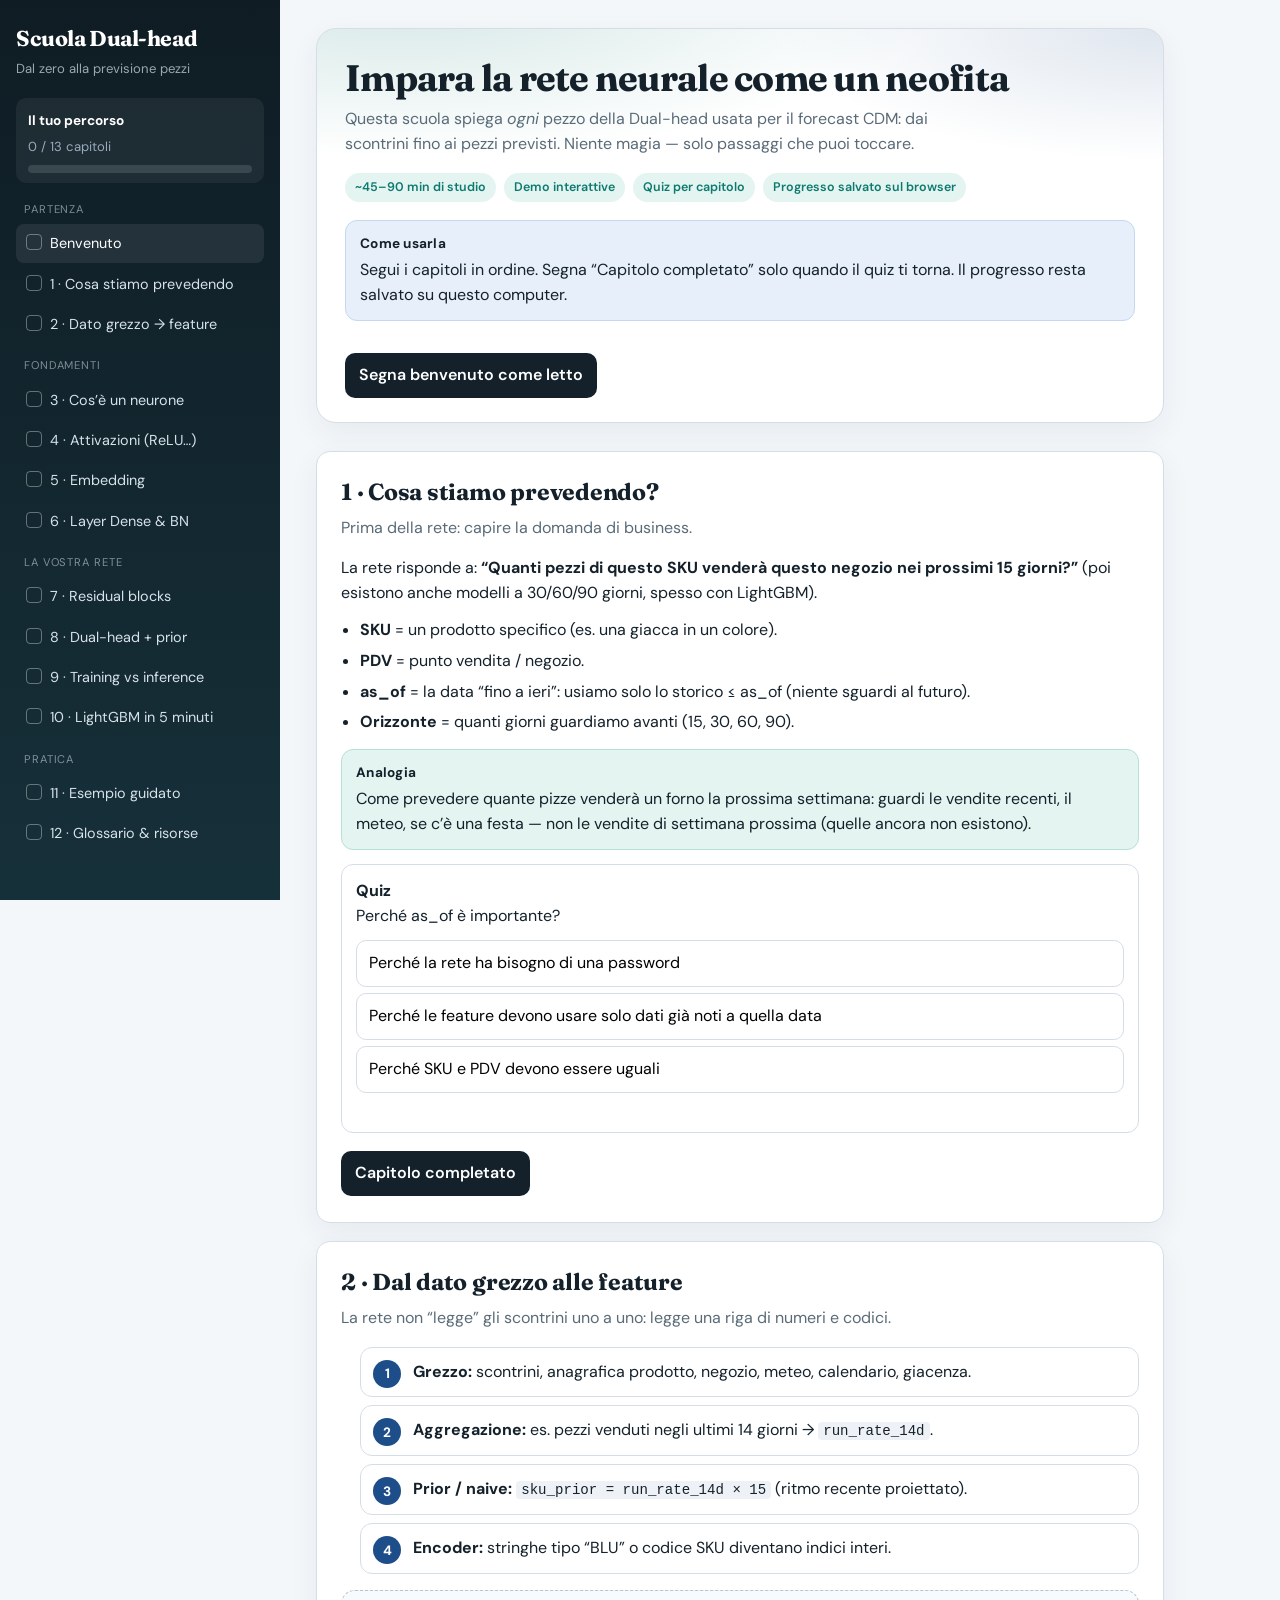
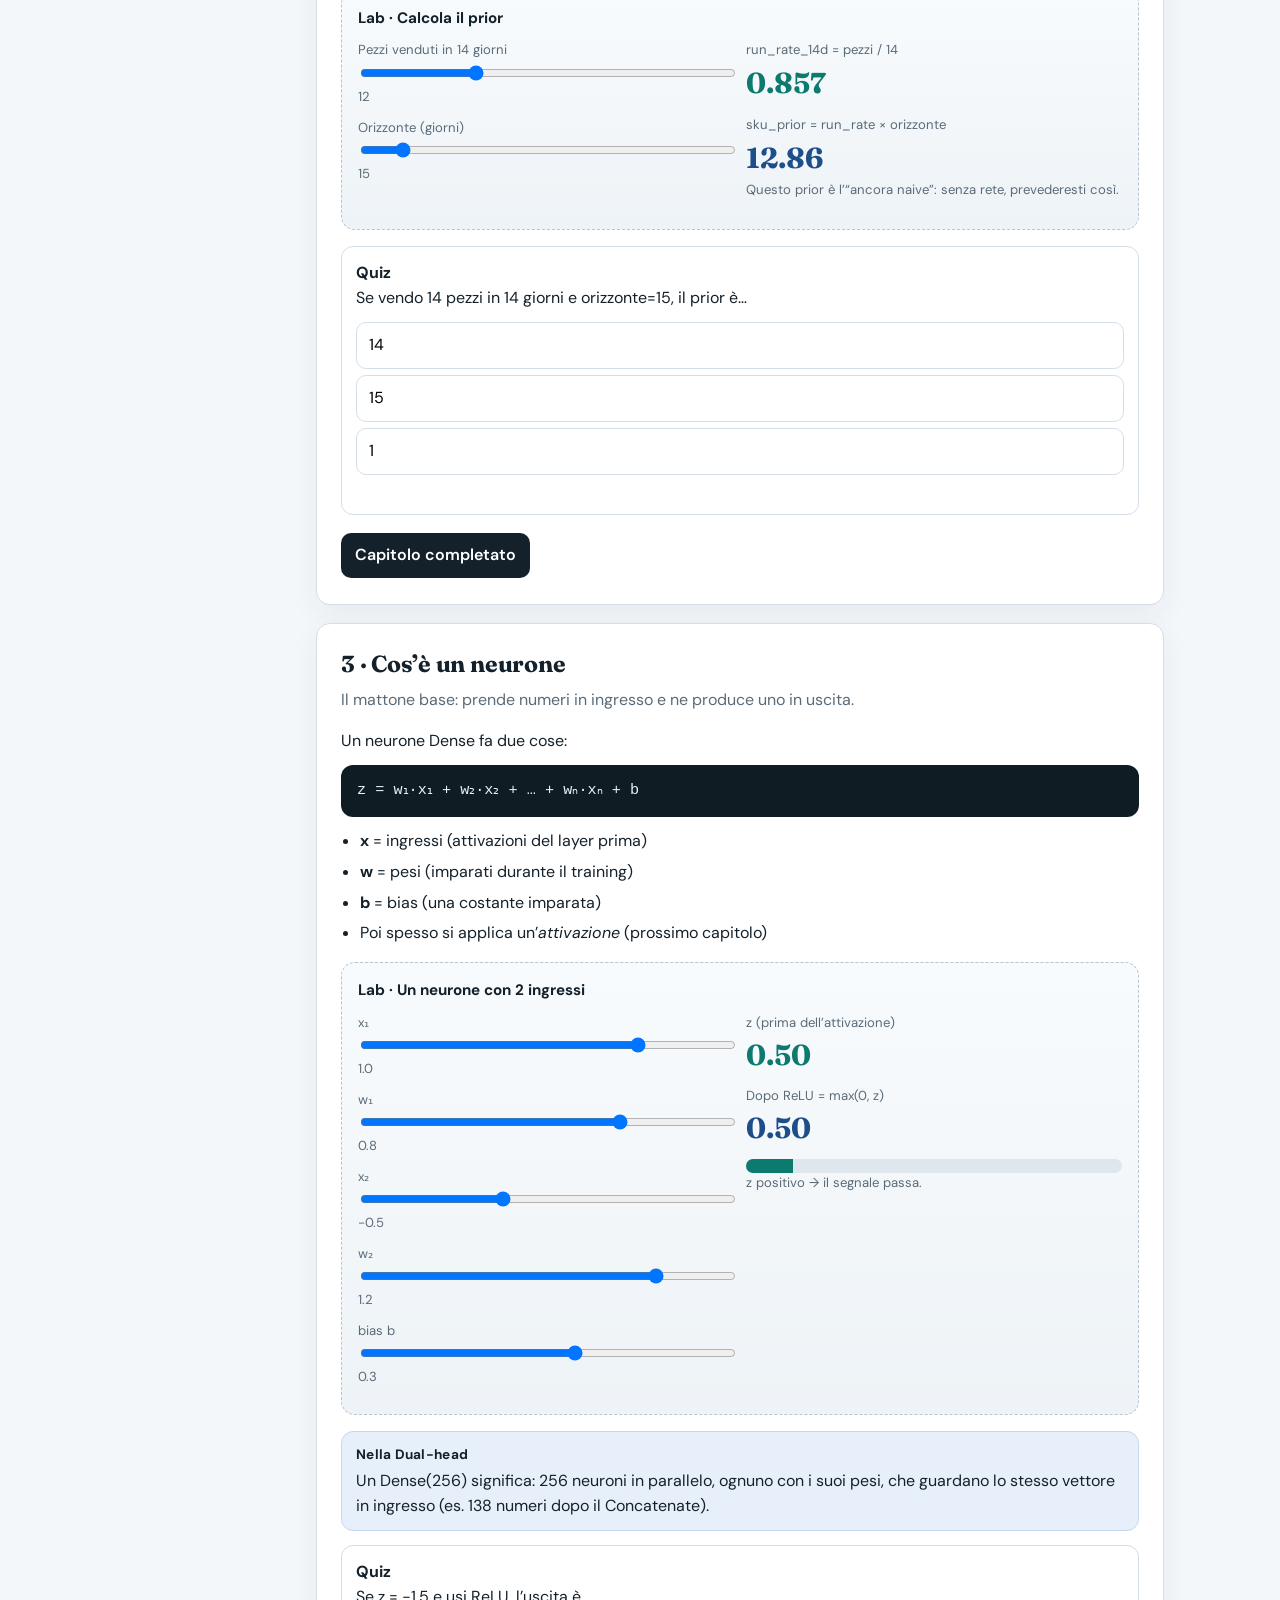
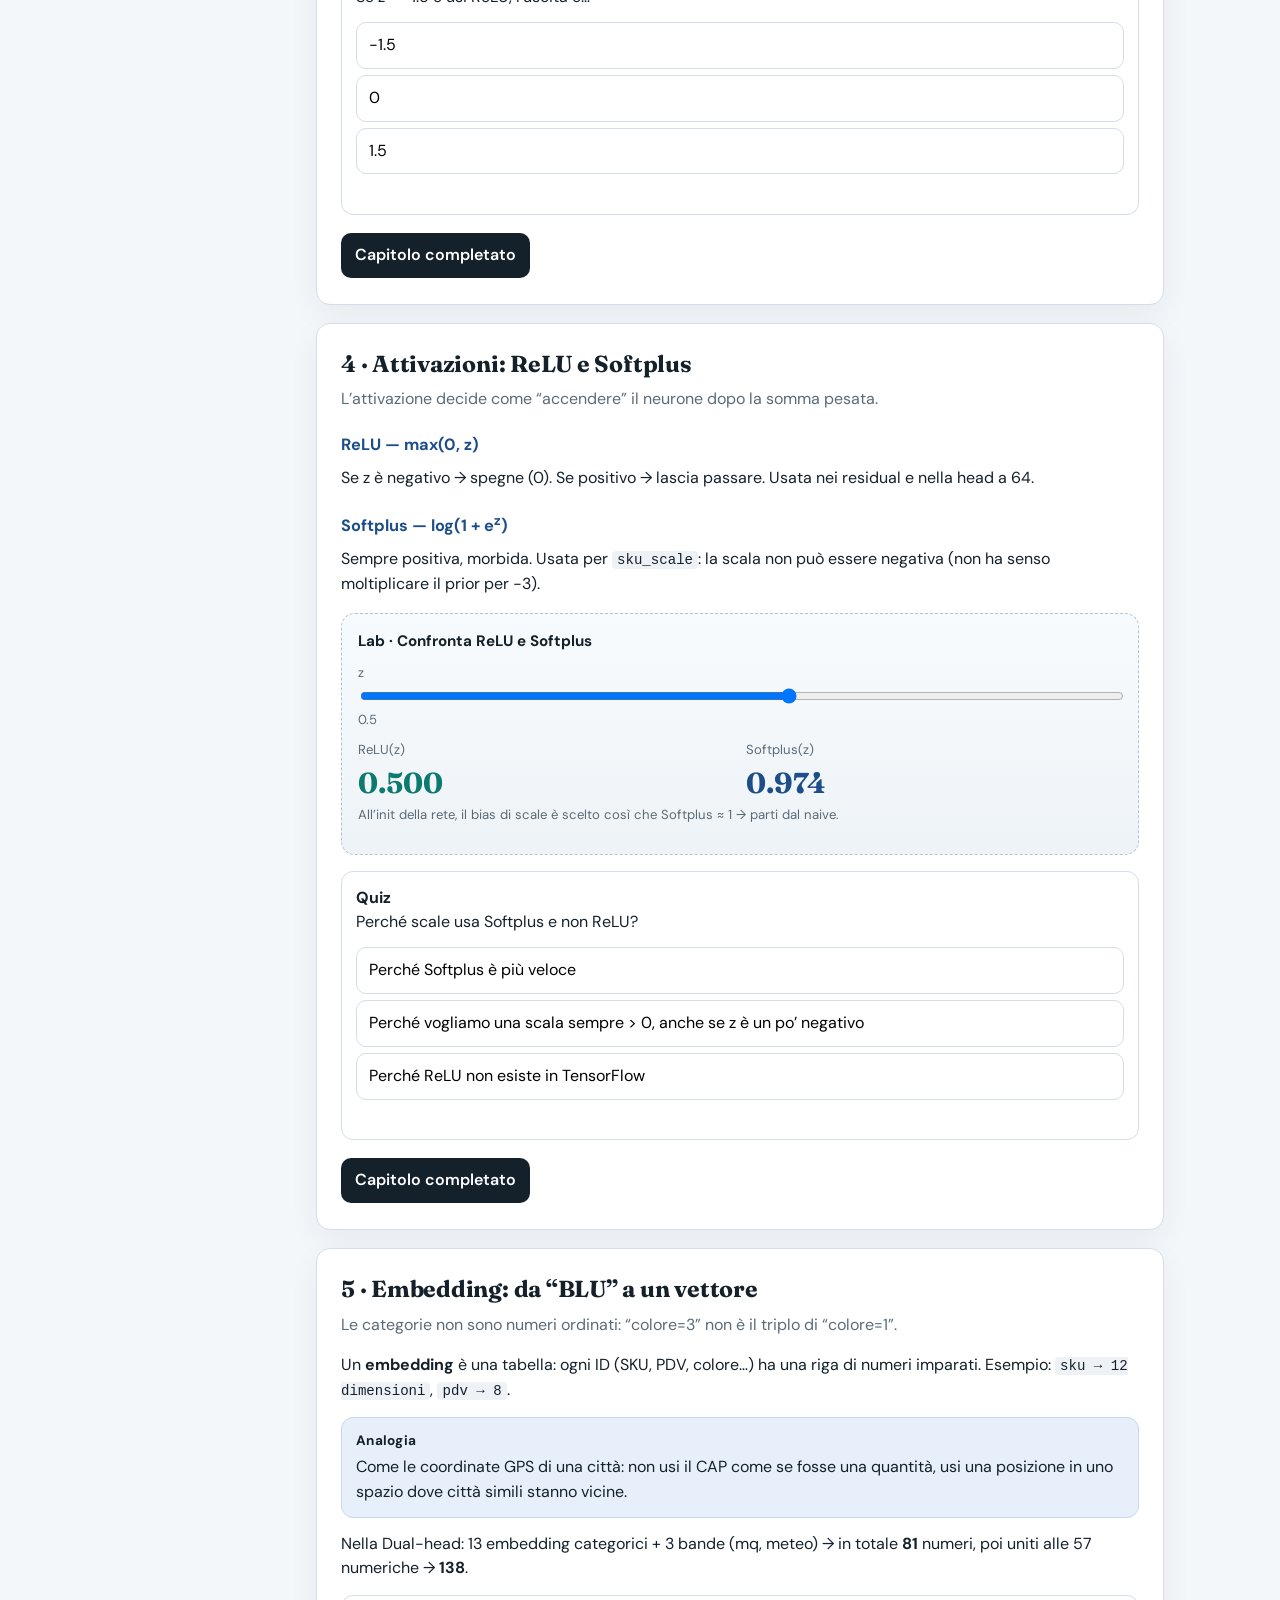
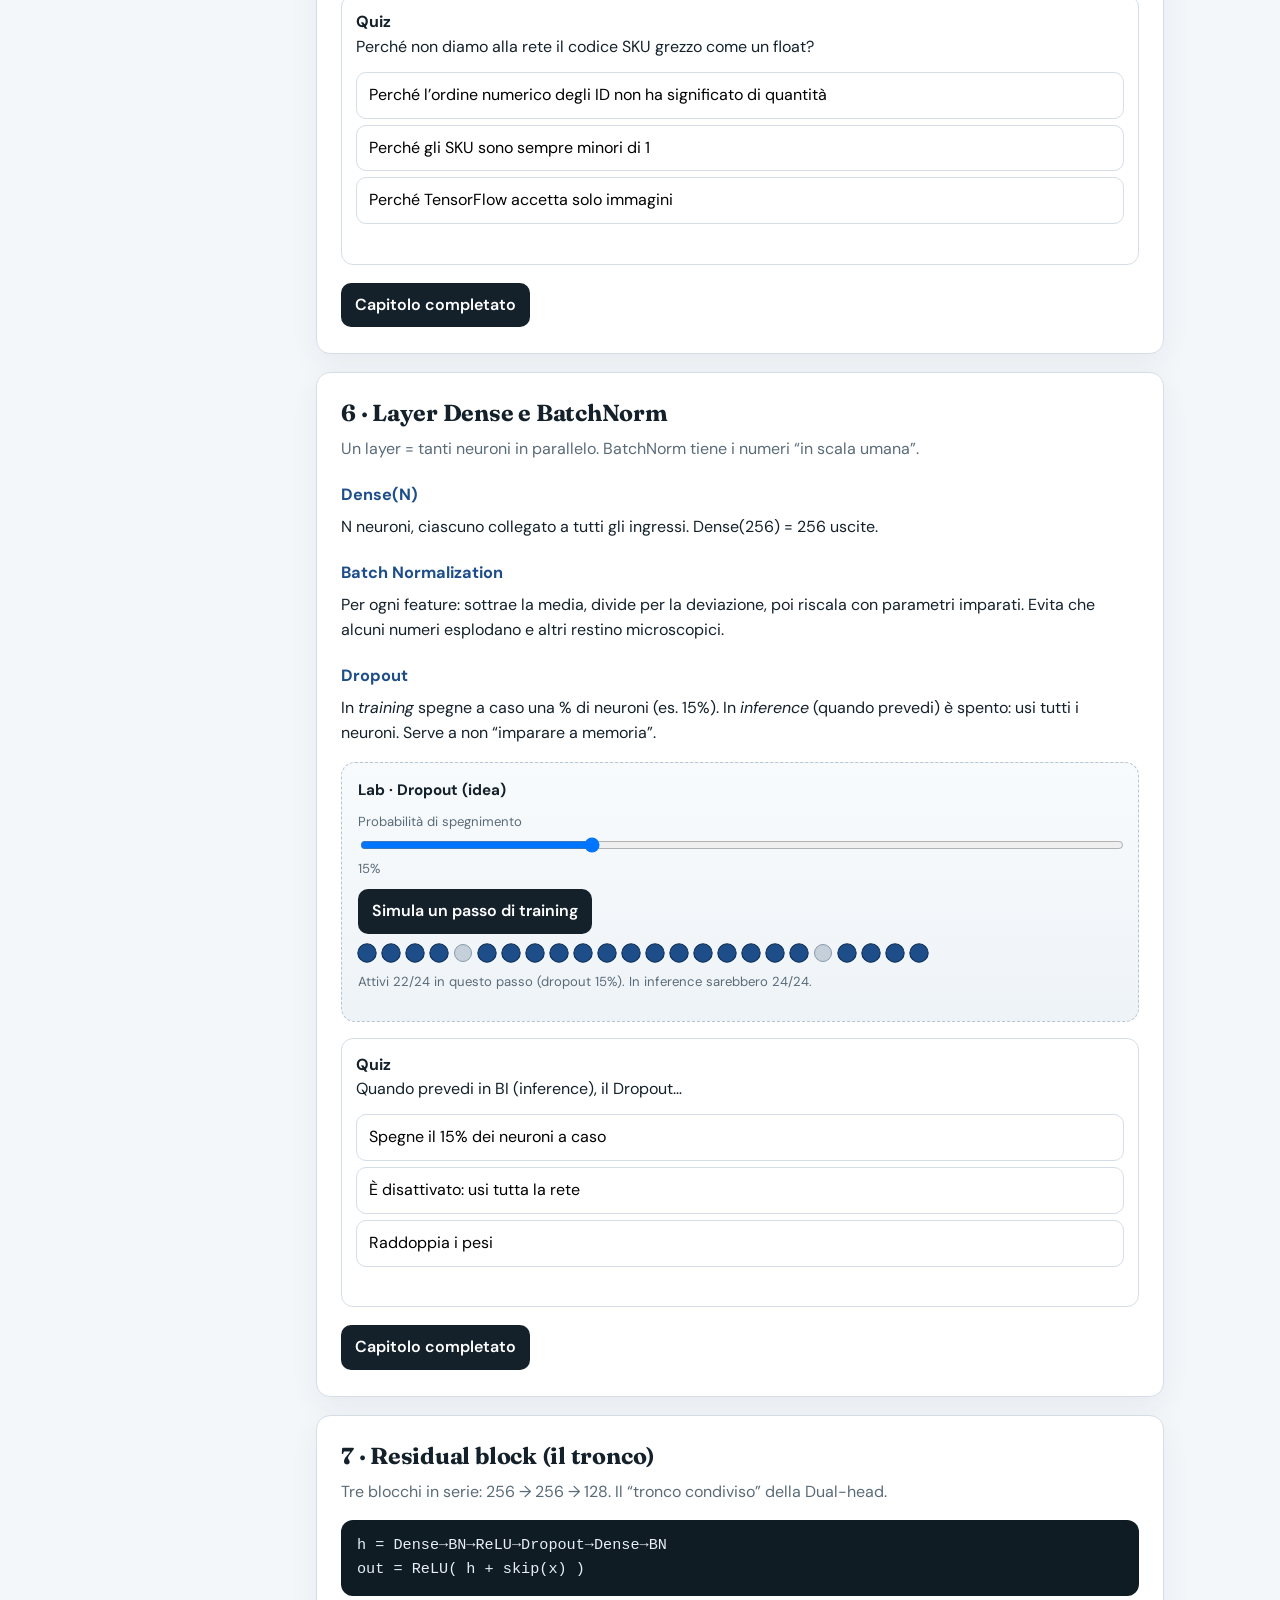
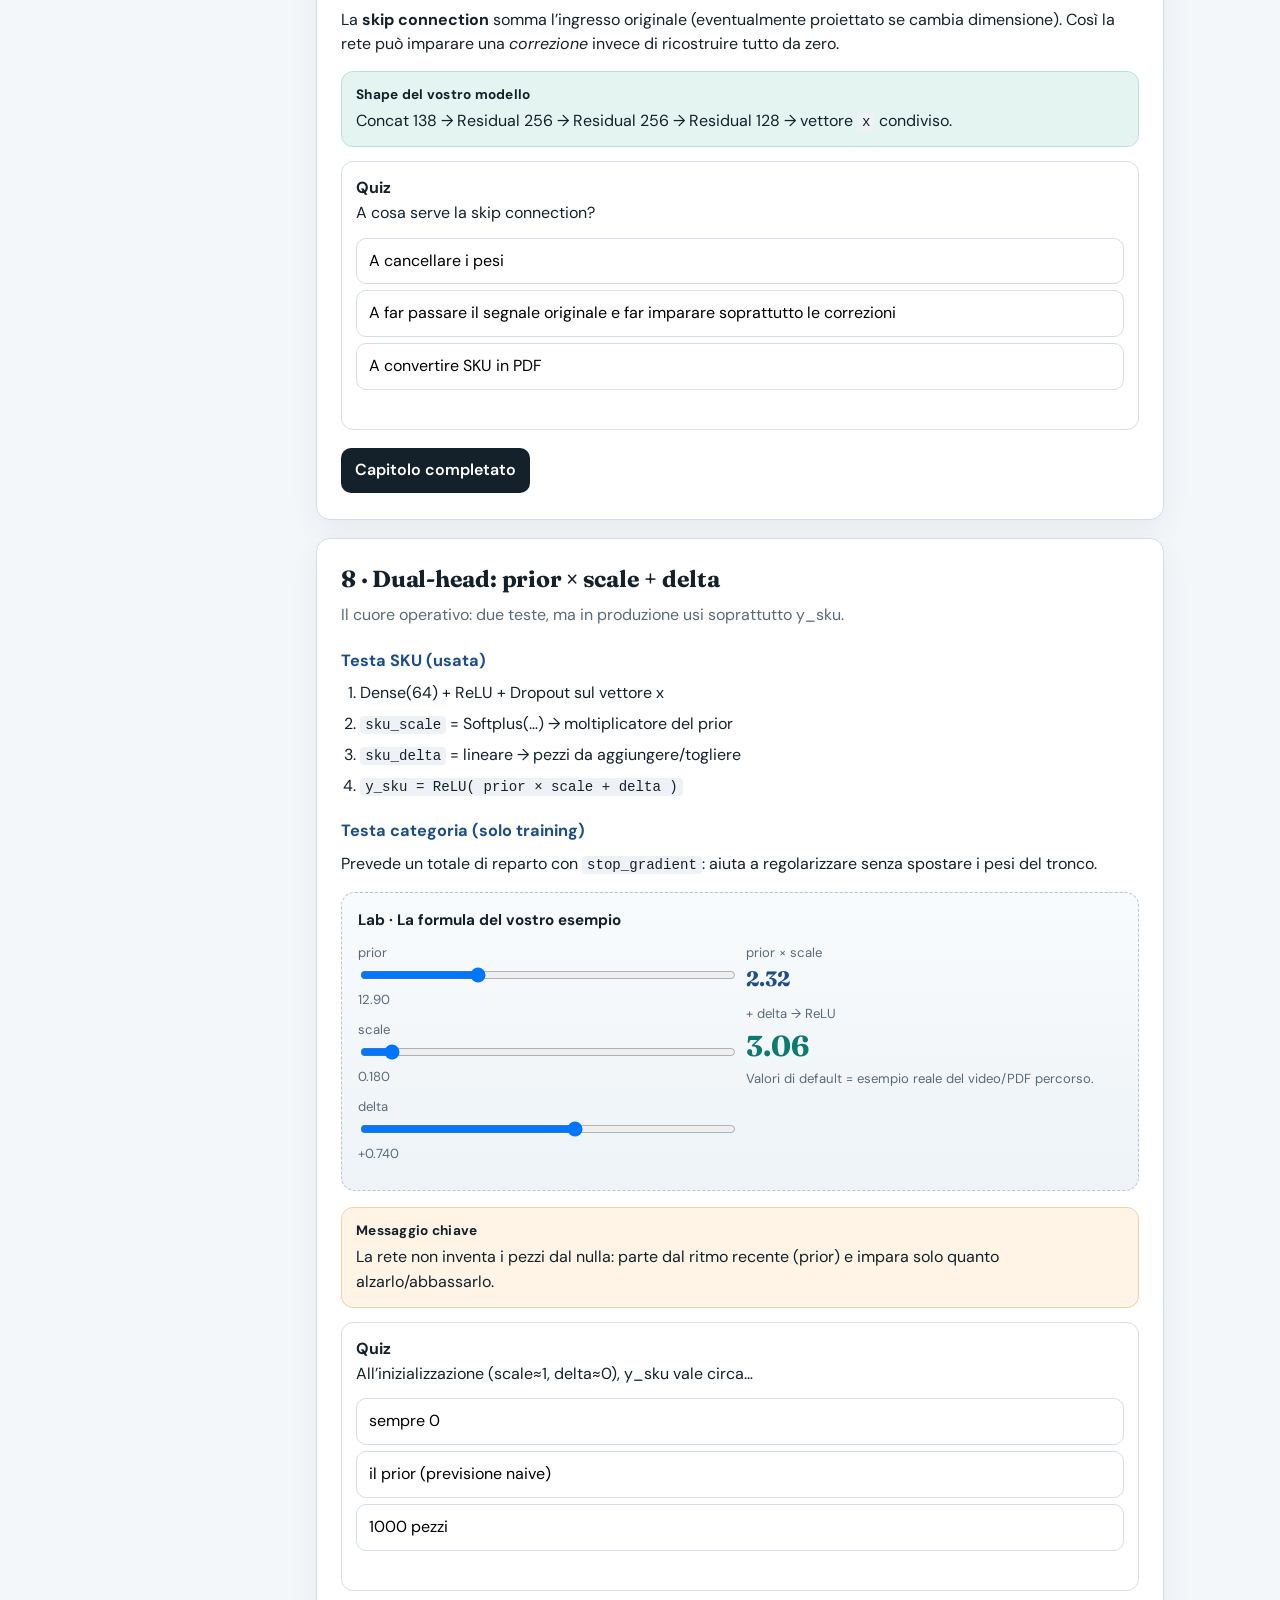
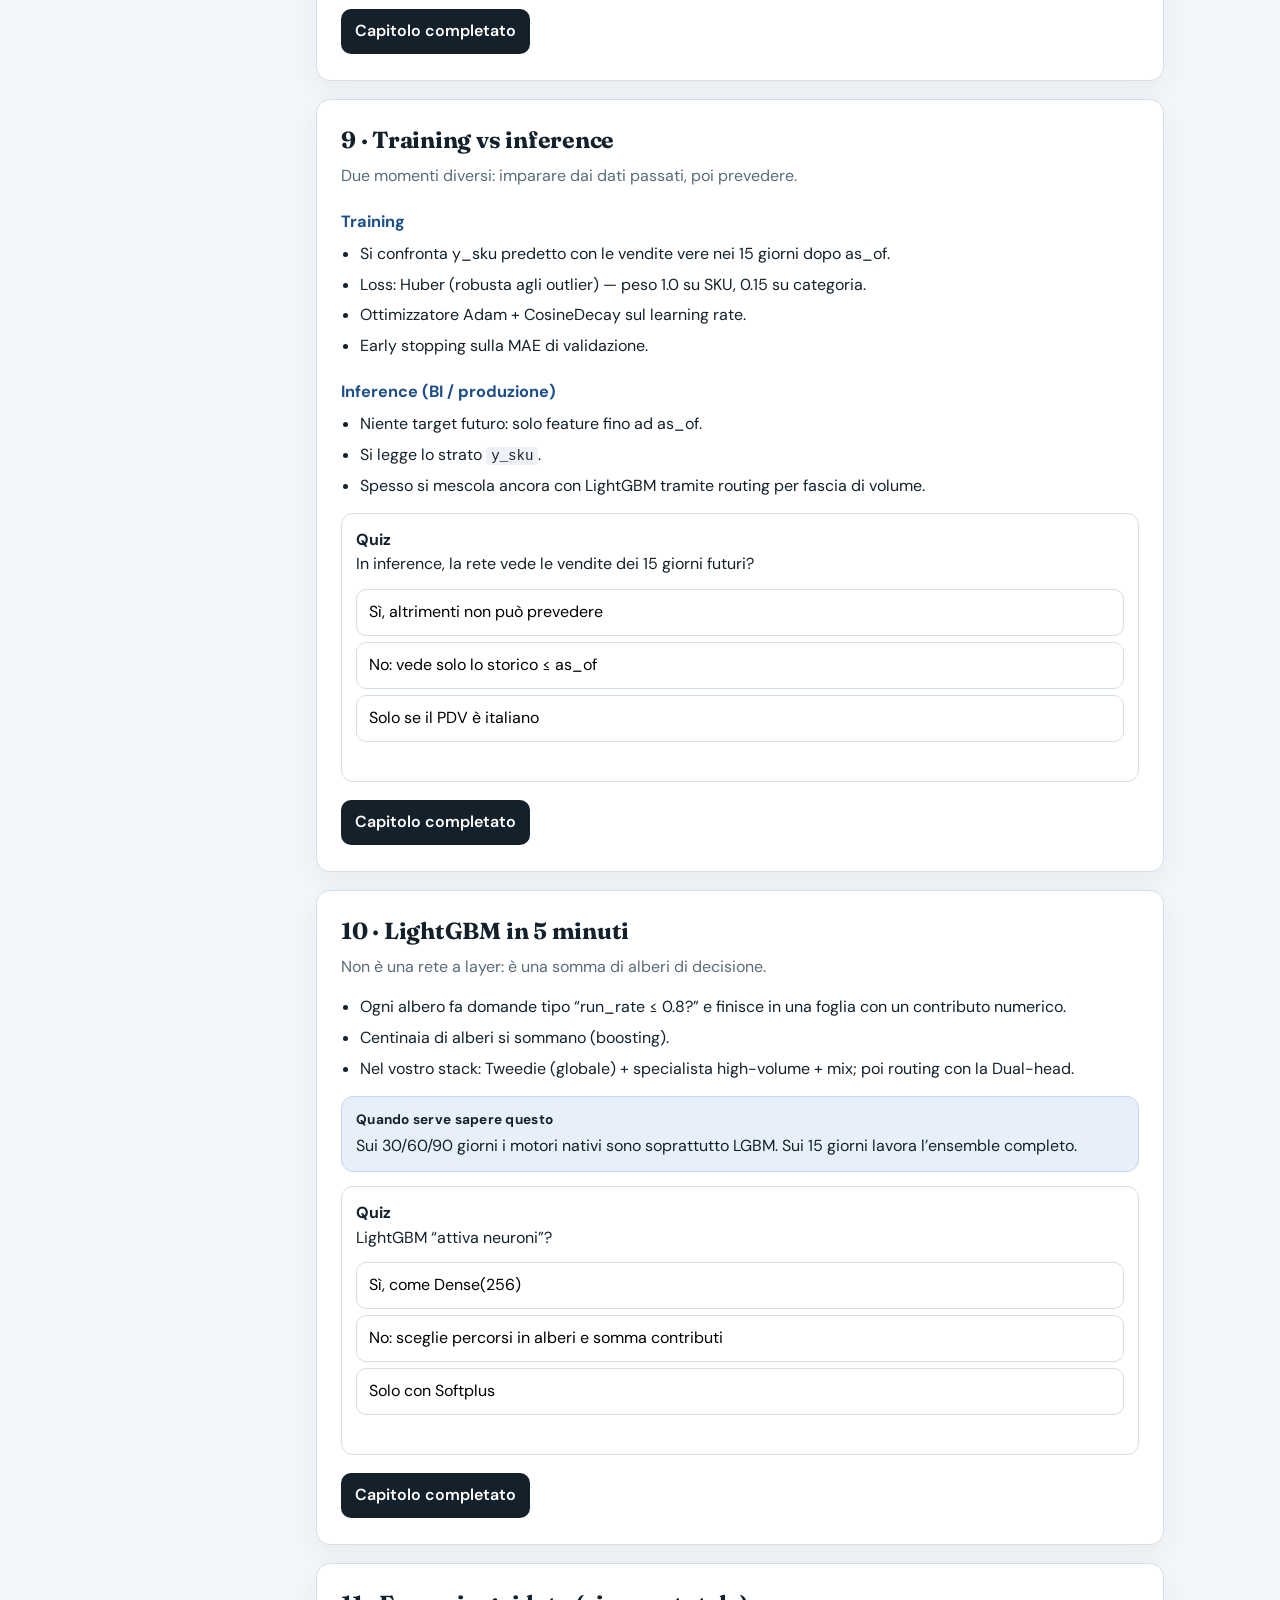
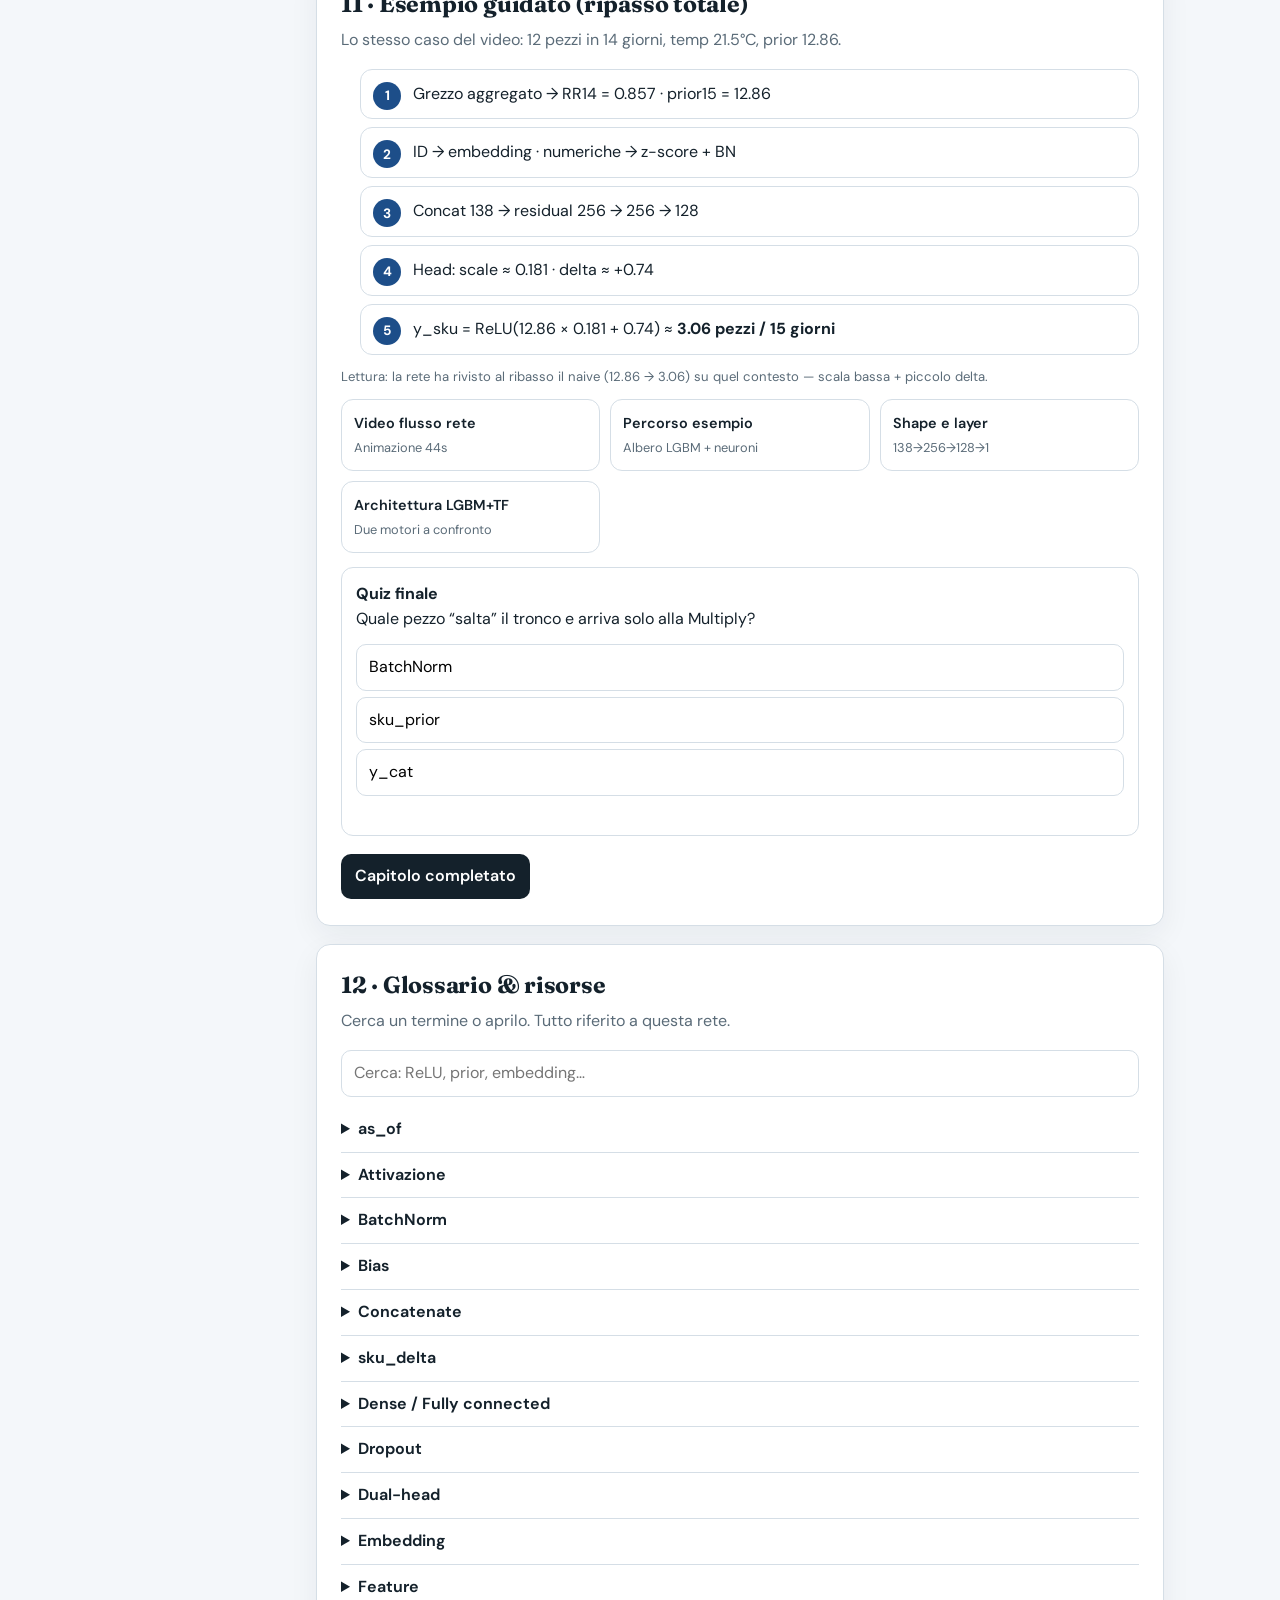
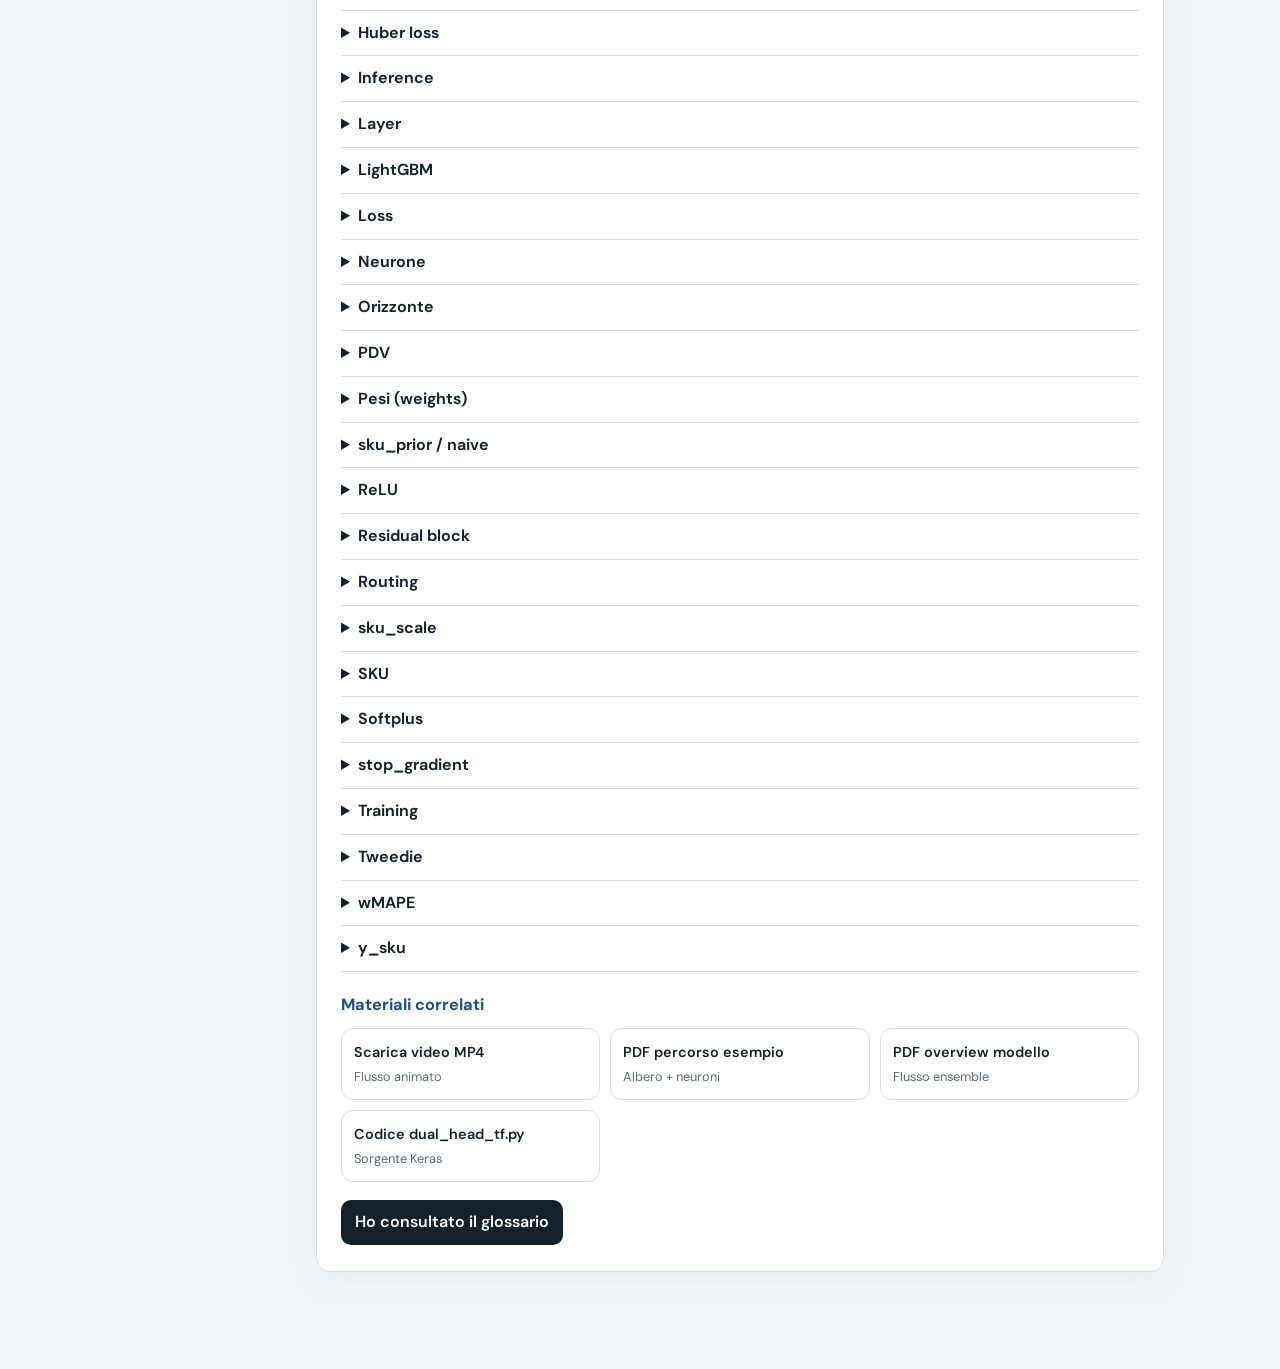
<file: reports/scuola_rete_neurale/index.html>
<!DOCTYPE html>
<html lang="it">
<head>
  <meta charset="utf-8" />
  <meta name="viewport" content="width=device-width, initial-scale=1" />
  <title>Scuola Dual-head — impara la rete neurale CDM</title>
  <link rel="stylesheet" href="styles.css" />
</head>
<body>
  <div class="app">
    <aside class="sidebar">
      <div class="brand">Scuola Dual-head</div>
      <div class="brand-sub">Dal zero alla previsione pezzi</div>
      <div class="progress-wrap">
        <strong>Il tuo percorso</strong>
        <div id="progress-label" class="tiny" style="color:#9ab;margin-top:4px">0 / 12 capitoli</div>
        <div class="bar"><i id="progress-bar"></i></div>
      </div>
      <nav class="nav" id="nav">
        <div class="nav-sec">Partenza</div>
        <a href="#c00" data-id="c00"><i class="ck"></i> Benvenuto</a>
        <a href="#c01" data-id="c01"><i class="ck"></i> 1 · Cosa stiamo prevedendo</a>
        <a href="#c02" data-id="c02"><i class="ck"></i> 2 · Dato grezzo → feature</a>
        <div class="nav-sec">Fondamenti</div>
        <a href="#c03" data-id="c03"><i class="ck"></i> 3 · Cos’è un neurone</a>
        <a href="#c04" data-id="c04"><i class="ck"></i> 4 · Attivazioni (ReLU…)</a>
        <a href="#c05" data-id="c05"><i class="ck"></i> 5 · Embedding</a>
        <a href="#c06" data-id="c06"><i class="ck"></i> 6 · Layer Dense & BN</a>
        <div class="nav-sec">La vostra rete</div>
        <a href="#c07" data-id="c07"><i class="ck"></i> 7 · Residual blocks</a>
        <a href="#c08" data-id="c08"><i class="ck"></i> 8 · Dual-head + prior</a>
        <a href="#c09" data-id="c09"><i class="ck"></i> 9 · Training vs inference</a>
        <a href="#c10" data-id="c10"><i class="ck"></i> 10 · LightGBM in 5 minuti</a>
        <div class="nav-sec">Pratica</div>
        <a href="#c11" data-id="c11"><i class="ck"></i> 11 · Esempio guidato</a>
        <a href="#c12" data-id="c12"><i class="ck"></i> 12 · Glossario & risorse</a>
      </nav>
    </aside>

    <main class="main">
      <header class="hero" id="c00">
        <h1>Impara la rete neurale come un neofita</h1>
        <p>
          Questa scuola spiega <em>ogni</em> pezzo della Dual-head usata per il forecast CDM:
          dai scontrini fino ai pezzi previsti. Niente magia — solo passaggi che puoi toccare.
        </p>
        <div class="hero-meta">
          <span class="pill">~45–90 min di studio</span>
          <span class="pill">Demo interattive</span>
          <span class="pill">Quiz per capitolo</span>
          <span class="pill">Progresso salvato sul browser</span>
        </div>
        <div class="callout idea" style="margin-top:18px">
          <strong>Come usarla</strong>
          Segui i capitoli in ordine. Segna “Capitolo completato” solo quando il quiz ti torna.
          Il progresso resta salvato su questo computer.
        </div>
        <button class="mark-done" data-mark="c00">Segna benvenuto come letto</button>
      </header>

      <!-- 1 -->
      <section class="chapter" id="c01">
        <h2>1 · Cosa stiamo prevedendo?</h2>
        <p class="lede">Prima della rete: capire la domanda di business.</p>
        <p>
          La rete risponde a: <strong>“Quanti pezzi di questo SKU venderà questo negozio nei prossimi 15 giorni?”</strong>
          (poi esistono anche modelli a 30/60/90 giorni, spesso con LightGBM).
        </p>
        <ul>
          <li><strong>SKU</strong> = un prodotto specifico (es. una giacca in un colore).</li>
          <li><strong>PDV</strong> = punto vendita / negozio.</li>
          <li><strong>as_of</strong> = la data “fino a ieri”: usiamo solo lo storico ≤ as_of (niente sguardi al futuro).</li>
          <li><strong>Orizzonte</strong> = quanti giorni guardiamo avanti (15, 30, 60, 90).</li>
        </ul>
        <div class="callout ok">
          <strong>Analogia</strong>
          Come prevedere quante pizze venderà un forno la prossima settimana: guardi le vendite recenti,
          il meteo, se c’è una festa — non le vendite di settimana prossima (quelle ancora non esistono).
        </div>
        <div class="quiz" data-quiz="c01">
          <strong>Quiz</strong>
          <p>Perché as_of è importante?</p>
          <button data-a="0">Perché la rete ha bisogno di una password</button>
          <button data-a="1" data-ok>Perché le feature devono usare solo dati già noti a quella data</button>
          <button data-a="2">Perché SKU e PDV devono essere uguali</button>
          <div class="feedback"></div>
        </div>
        <button class="mark-done" data-mark="c01">Capitolo completato</button>
      </section>

      <!-- 2 -->
      <section class="chapter" id="c02">
        <h2>2 · Dal dato grezzo alle feature</h2>
        <p class="lede">La rete non “legge” gli scontrini uno a uno: legge una riga di numeri e codici.</p>
        <ol class="steps">
          <li><strong>Grezzo:</strong> scontrini, anagrafica prodotto, negozio, meteo, calendario, giacenza.</li>
          <li><strong>Aggregazione:</strong> es. pezzi venduti negli ultimi 14 giorni → <code>run_rate_14d</code>.</li>
          <li><strong>Prior / naive:</strong> <code>sku_prior = run_rate_14d × 15</code> (ritmo recente proiettato).</li>
          <li><strong>Encoder:</strong> stringhe tipo “BLU” o codice SKU diventano indici interi.</li>
        </ol>
        <div class="lab">
          <h4>Lab · Calcola il prior</h4>
          <div class="row">
            <div>
              <label class="ctrl">Pezzi venduti in 14 giorni
                <input type="range" id="lab-vendite" min="0" max="40" value="12" />
                <span id="lab-vendite-v">12</span>
              </label>
              <label class="ctrl">Orizzonte (giorni)
                <input type="range" id="lab-horizon" min="7" max="90" value="15" step="1" />
                <span id="lab-horizon-v">15</span>
              </label>
            </div>
            <div>
              <div class="tiny">run_rate_14d = pezzi / 14</div>
              <div class="out-big" id="lab-rr">0.86</div>
              <div class="tiny" style="margin-top:10px">sku_prior = run_rate × orizzonte</div>
              <div class="out-big" id="lab-prior" style="color:var(--nn)">12.9</div>
              <p class="tiny">Questo prior è l’“ancora naive”: senza rete, prevederesti così.</p>
            </div>
          </div>
        </div>
        <div class="quiz" data-quiz="c02">
          <strong>Quiz</strong>
          <p>Se vendo 14 pezzi in 14 giorni e orizzonte=15, il prior è…</p>
          <button data-a="0">14</button>
          <button data-a="1" data-ok>15</button>
          <button data-a="2">1</button>
          <div class="feedback"></div>
        </div>
        <button class="mark-done" data-mark="c02">Capitolo completato</button>
      </section>

      <!-- 3 -->
      <section class="chapter" id="c03">
        <h2>3 · Cos’è un neurone</h2>
        <p class="lede">Il mattone base: prende numeri in ingresso e ne produce uno in uscita.</p>
        <p>Un neurone Dense fa due cose:</p>
        <div class="formula">z = w₁·x₁ + w₂·x₂ + … + wₙ·xₙ + b</div>
        <ul>
          <li><strong>x</strong> = ingressi (attivazioni del layer prima)</li>
          <li><strong>w</strong> = pesi (imparati durante il training)</li>
          <li><strong>b</strong> = bias (una costante imparata)</li>
          <li>Poi spesso si applica un’<em>attivazione</em> (prossimo capitolo)</li>
        </ul>
        <div class="lab">
          <h4>Lab · Un neurone con 2 ingressi</h4>
          <div class="row">
            <div>
              <label class="ctrl">x₁ <input type="range" id="n-x1" min="-2" max="2" step="0.1" value="1" /><span id="n-x1-v">1.0</span></label>
              <label class="ctrl">w₁ <input type="range" id="n-w1" min="-2" max="2" step="0.1" value="0.8" /><span id="n-w1-v">0.8</span></label>
              <label class="ctrl">x₂ <input type="range" id="n-x2" min="-2" max="2" step="0.1" value="-0.5" /><span id="n-x2-v">-0.5</span></label>
              <label class="ctrl">w₂ <input type="range" id="n-w2" min="-2" max="2" step="0.1" value="1.2" /><span id="n-w2-v">1.2</span></label>
              <label class="ctrl">bias b <input type="range" id="n-b" min="-2" max="2" step="0.1" value="0.3" /><span id="n-b-v">0.3</span></label>
            </div>
            <div>
              <div class="tiny">z (prima dell’attivazione)</div>
              <div class="out-big" id="n-z">0.00</div>
              <div class="tiny" style="margin-top:8px">Dopo ReLU = max(0, z)</div>
              <div class="out-big" id="n-relu" style="color:var(--nn)">0.00</div>
              <div class="meter"><i id="n-meter"></i></div>
              <p class="tiny" id="n-msg">—</p>
            </div>
          </div>
        </div>
        <div class="callout idea">
          <strong>Nella Dual-head</strong>
          Un Dense(256) significa: 256 neuroni in parallelo, ognuno con i suoi pesi,
          che guardano lo stesso vettore in ingresso (es. 138 numeri dopo il Concatenate).
        </div>
        <div class="quiz" data-quiz="c03">
          <strong>Quiz</strong>
          <p>Se z = −1.5 e usi ReLU, l’uscita è…</p>
          <button data-a="0">−1.5</button>
          <button data-a="1" data-ok>0</button>
          <button data-a="2">1.5</button>
          <div class="feedback"></div>
        </div>
        <button class="mark-done" data-mark="c03">Capitolo completato</button>
      </section>

      <!-- 4 -->
      <section class="chapter" id="c04">
        <h2>4 · Attivazioni: ReLU e Softplus</h2>
        <p class="lede">L’attivazione decide come “accendere” il neurone dopo la somma pesata.</p>
        <h3>ReLU — max(0, z)</h3>
        <p>Se z è negativo → spegne (0). Se positivo → lascia passare. Usata nei residual e nella head a 64.</p>
        <h3>Softplus — log(1 + e<sup>z</sup>)</h3>
        <p>Sempre positiva, morbida. Usata per <code>sku_scale</code>: la scala non può essere negativa
          (non ha senso moltiplicare il prior per −3).</p>
        <div class="lab">
          <h4>Lab · Confronta ReLU e Softplus</h4>
          <label class="ctrl">z <input type="range" id="act-z" min="-4" max="4" step="0.1" value="0.5" /><span id="act-z-v">0.5</span></label>
          <div class="row">
            <div>
              <div class="tiny">ReLU(z)</div>
              <div class="out-big" id="act-relu">0.5</div>
            </div>
            <div>
              <div class="tiny">Softplus(z)</div>
              <div class="out-big" id="act-sp" style="color:var(--nn)">0.97</div>
            </div>
          </div>
          <p class="tiny">All’init della rete, il bias di scale è scelto così che Softplus ≈ 1 → parti dal naive.</p>
        </div>
        <div class="quiz" data-quiz="c04">
          <strong>Quiz</strong>
          <p>Perché scale usa Softplus e non ReLU?</p>
          <button data-a="0">Perché Softplus è più veloce</button>
          <button data-a="1" data-ok>Perché vogliamo una scala sempre &gt; 0, anche se z è un po’ negativo</button>
          <button data-a="2">Perché ReLU non esiste in TensorFlow</button>
          <div class="feedback"></div>
        </div>
        <button class="mark-done" data-mark="c04">Capitolo completato</button>
      </section>

      <!-- 5 -->
      <section class="chapter" id="c05">
        <h2>5 · Embedding: da “BLU” a un vettore</h2>
        <p class="lede">Le categorie non sono numeri ordinati: “colore=3” non è il triplo di “colore=1”.</p>
        <p>
          Un <strong>embedding</strong> è una tabella: ogni ID (SKU, PDV, colore…) ha una riga di numeri
          imparati. Esempio: <code>sku → 12 dimensioni</code>, <code>pdv → 8</code>.
        </p>
        <div class="callout idea">
          <strong>Analogia</strong>
          Come le coordinate GPS di una città: non usi il CAP come se fosse una quantità,
          usi una posizione in uno spazio dove città simili stanno vicine.
        </div>
        <p>Nella Dual-head: 13 embedding categorici + 3 bande (mq, meteo) → in totale <strong>81</strong> numeri,
          poi uniti alle 57 numeriche → <strong>138</strong>.</p>
        <div class="quiz" data-quiz="c05">
          <strong>Quiz</strong>
          <p>Perché non diamo alla rete il codice SKU grezzo come un float?</p>
          <button data-a="0" data-ok>Perché l’ordine numerico degli ID non ha significato di quantità</button>
          <button data-a="1">Perché gli SKU sono sempre minori di 1</button>
          <button data-a="2">Perché TensorFlow accetta solo immagini</button>
          <div class="feedback"></div>
        </div>
        <button class="mark-done" data-mark="c05">Capitolo completato</button>
      </section>

      <!-- 6 -->
      <section class="chapter" id="c06">
        <h2>6 · Layer Dense e BatchNorm</h2>
        <p class="lede">Un layer = tanti neuroni in parallelo. BatchNorm tiene i numeri “in scala umana”.</p>
        <h3>Dense(N)</h3>
        <p>N neuroni, ciascuno collegato a tutti gli ingressi. Dense(256) = 256 uscite.</p>
        <h3>Batch Normalization</h3>
        <p>Per ogni feature: sottrae la media, divide per la deviazione, poi riscala con parametri imparati.
          Evita che alcuni numeri esplodano e altri restino microscopici.</p>
        <h3>Dropout</h3>
        <p>In <em>training</em> spegne a caso una % di neuroni (es. 15%). In <em>inference</em> (quando prevedi) è spento:
          usi tutti i neuroni. Serve a non “imparare a memoria”.</p>
        <div class="lab">
          <h4>Lab · Dropout (idea)</h4>
          <label class="ctrl">Probabilità di spegnimento
            <input type="range" id="drop-p" min="0" max="50" value="15" />
            <span id="drop-p-v">15%</span>
          </label>
          <button id="drop-btn" class="mark-done" style="margin:0">Simula un passo di training</button>
          <div class="neuron-viz" id="drop-viz"></div>
          <p class="tiny" id="drop-msg">I neuroni blu sono attivi in questo passo.</p>
        </div>
        <div class="quiz" data-quiz="c06">
          <strong>Quiz</strong>
          <p>Quando prevedi in BI (inference), il Dropout…</p>
          <button data-a="0">Spegne il 15% dei neuroni a caso</button>
          <button data-a="1" data-ok>È disattivato: usi tutta la rete</button>
          <button data-a="2">Raddoppia i pesi</button>
          <div class="feedback"></div>
        </div>
        <button class="mark-done" data-mark="c06">Capitolo completato</button>
      </section>

      <!-- 7 -->
      <section class="chapter" id="c07">
        <h2>7 · Residual block (il tronco)</h2>
        <p class="lede">Tre blocchi in serie: 256 → 256 → 128. Il “tronco condiviso” della Dual-head.</p>
        <div class="formula">
          h = Dense→BN→ReLU→Dropout→Dense→BN<br/>
          out = ReLU( h + skip(x) )
        </div>
        <p>
          La <strong>skip connection</strong> somma l’ingresso originale (eventualmente proiettato se cambia dimensione).
          Così la rete può imparare una <em>correzione</em> invece di ricostruire tutto da zero.
        </p>
        <div class="callout ok">
          <strong>Shape del vostro modello</strong>
          Concat 138 → Residual 256 → Residual 256 → Residual 128 → vettore <code>x</code> condiviso.
        </div>
        <div class="quiz" data-quiz="c07">
          <strong>Quiz</strong>
          <p>A cosa serve la skip connection?</p>
          <button data-a="0">A cancellare i pesi</button>
          <button data-a="1" data-ok>A far passare il segnale originale e far imparare soprattutto le correzioni</button>
          <button data-a="2">A convertire SKU in PDF</button>
          <div class="feedback"></div>
        </div>
        <button class="mark-done" data-mark="c07">Capitolo completato</button>
      </section>

      <!-- 8 -->
      <section class="chapter" id="c08">
        <h2>8 · Dual-head: prior × scale + delta</h2>
        <p class="lede">Il cuore operativo: due teste, ma in produzione usi soprattutto y_sku.</p>
        <h3>Testa SKU (usata)</h3>
        <ol>
          <li>Dense(64) + ReLU + Dropout sul vettore x</li>
          <li><code>sku_scale</code> = Softplus(…) → moltiplicatore del prior</li>
          <li><code>sku_delta</code> = lineare → pezzi da aggiungere/togliere</li>
          <li><code>y_sku = ReLU( prior × scale + delta )</code></li>
        </ol>
        <h3>Testa categoria (solo training)</h3>
        <p>Prevede un totale di reparto con <code>stop_gradient</code>: aiuta a regolarizzare senza spostare i pesi del tronco.</p>
        <div class="lab">
          <h4>Lab · La formula del vostro esempio</h4>
          <div class="row">
            <div>
              <label class="ctrl">prior <input type="range" id="f-prior" min="1" max="40" step="0.1" value="12.86" /><span id="f-prior-v">12.86</span></label>
              <label class="ctrl">scale <input type="range" id="f-scale" min="0.05" max="2" step="0.01" value="0.181" /><span id="f-scale-v">0.181</span></label>
              <label class="ctrl">delta <input type="range" id="f-delta" min="-5" max="5" step="0.01" value="0.742" /><span id="f-delta-v">0.742</span></label>
            </div>
            <div>
              <div class="tiny">prior × scale</div>
              <div id="f-mid" class="out-big" style="font-size:1.3rem;color:var(--nn)">2.33</div>
              <div class="tiny" style="margin-top:8px">+ delta → ReLU</div>
              <div id="f-out" class="out-big">3.06</div>
              <p class="tiny">Valori di default = esempio reale del video/PDF percorso.</p>
            </div>
          </div>
        </div>
        <div class="callout warn">
          <strong>Messaggio chiave</strong>
          La rete non inventa i pezzi dal nulla: parte dal ritmo recente (prior) e impara solo quanto alzarlo/abbassarlo.
        </div>
        <div class="quiz" data-quiz="c08">
          <strong>Quiz</strong>
          <p>All’inizializzazione (scale≈1, delta≈0), y_sku vale circa…</p>
          <button data-a="0">sempre 0</button>
          <button data-a="1" data-ok>il prior (previsione naive)</button>
          <button data-a="2">1000 pezzi</button>
          <div class="feedback"></div>
        </div>
        <button class="mark-done" data-mark="c08">Capitolo completato</button>
      </section>

      <!-- 9 -->
      <section class="chapter" id="c09">
        <h2>9 · Training vs inference</h2>
        <p class="lede">Due momenti diversi: imparare dai dati passati, poi prevedere.</p>
        <h3>Training</h3>
        <ul>
          <li>Si confronta y_sku predetto con le vendite vere nei 15 giorni dopo as_of.</li>
          <li>Loss: Huber (robusta agli outlier) — peso 1.0 su SKU, 0.15 su categoria.</li>
          <li>Ottimizzatore Adam + CosineDecay sul learning rate.</li>
          <li>Early stopping sulla MAE di validazione.</li>
        </ul>
        <h3>Inference (BI / produzione)</h3>
        <ul>
          <li>Niente target futuro: solo feature fino ad as_of.</li>
          <li>Si legge lo strato <code>y_sku</code>.</li>
          <li>Spesso si mescola ancora con LightGBM tramite routing per fascia di volume.</li>
        </ul>
        <div class="quiz" data-quiz="c09">
          <strong>Quiz</strong>
          <p>In inference, la rete vede le vendite dei 15 giorni futuri?</p>
          <button data-a="0">Sì, altrimenti non può prevedere</button>
          <button data-a="1" data-ok>No: vede solo lo storico ≤ as_of</button>
          <button data-a="2">Solo se il PDV è italiano</button>
          <div class="feedback"></div>
        </div>
        <button class="mark-done" data-mark="c09">Capitolo completato</button>
      </section>

      <!-- 10 -->
      <section class="chapter" id="c10">
        <h2>10 · LightGBM in 5 minuti</h2>
        <p class="lede">Non è una rete a layer: è una somma di alberi di decisione.</p>
        <ul>
          <li>Ogni albero fa domande tipo “run_rate ≤ 0.8?” e finisce in una foglia con un contributo numerico.</li>
          <li>Centinaia di alberi si sommano (boosting).</li>
          <li>Nel vostro stack: Tweedie (globale) + specialista high-volume + mix; poi routing con la Dual-head.</li>
        </ul>
        <div class="callout idea">
          <strong>Quando serve sapere questo</strong>
          Sui 30/60/90 giorni i motori nativi sono soprattutto LGBM. Sui 15 giorni lavora l’ensemble completo.
        </div>
        <div class="quiz" data-quiz="c10">
          <strong>Quiz</strong>
          <p>LightGBM “attiva neuroni”?</p>
          <button data-a="0">Sì, come Dense(256)</button>
          <button data-a="1" data-ok>No: sceglie percorsi in alberi e somma contributi</button>
          <button data-a="2">Solo con Softplus</button>
          <div class="feedback"></div>
        </div>
        <button class="mark-done" data-mark="c10">Capitolo completato</button>
      </section>

      <!-- 11 -->
      <section class="chapter" id="c11">
        <h2>11 · Esempio guidato (ripasso totale)</h2>
        <p class="lede">Lo stesso caso del video: 12 pezzi in 14 giorni, temp 21.5°C, prior 12.86.</p>
        <ol class="steps">
          <li>Grezzo aggregato → RR14 = 0.857 · prior15 = 12.86</li>
          <li>ID → embedding · numeriche → z-score + BN</li>
          <li>Concat 138 → residual 256 → 256 → 128</li>
          <li>Head: scale ≈ 0.181 · delta ≈ +0.74</li>
          <li>y_sku = ReLU(12.86 × 0.181 + 0.74) ≈ <strong>3.06 pezzi / 15 giorni</strong></li>
        </ol>
        <p class="tiny">Lettura: la rete ha rivisto al ribasso il naive (12.86 → 3.06) su quel contesto — scala bassa + piccolo delta.</p>
        <div class="resources">
          <a href="../CDM_video_flusso_rete_neurale.html">Video flusso rete<span>Animazione 44s</span></a>
          <a href="../CDM_percorso_esempio_dato.html">Percorso esempio<span>Albero LGBM + neuroni</span></a>
          <a href="../CDM_flusso_dato_neuroni.html">Shape e layer<span>138→256→128→1</span></a>
          <a href="../CDM_architettura_layer_modelli.html">Architettura LGBM+TF<span>Due motori a confronto</span></a>
        </div>
        <div class="quiz" data-quiz="c11">
          <strong>Quiz finale</strong>
          <p>Quale pezzo “salta” il tronco e arriva solo alla Multiply?</p>
          <button data-a="0">BatchNorm</button>
          <button data-a="1" data-ok>sku_prior</button>
          <button data-a="2">y_cat</button>
          <div class="feedback"></div>
        </div>
        <button class="mark-done" data-mark="c11">Capitolo completato</button>
      </section>

      <!-- 12 -->
      <section class="chapter" id="c12">
        <h2>12 · Glossario & risorse</h2>
        <p class="lede">Cerca un termine o aprilo. Tutto riferito a questa rete.</p>
        <input class="search" id="gloss-search" type="search" placeholder="Cerca: ReLU, prior, embedding…" />
        <div class="glossary" id="glossary">
          <details data-g="as_of"><summary>as_of</summary><p>Data di riferimento: le feature usano solo dati ≤ as_of.</p></details>
          <details data-g="attivazione"><summary>Attivazione</summary><p>Funzione dopo la somma pesata (ReLU, Softplus…). Decide se/come il neurone si accende.</p></details>
          <details data-g="batchnorm"><summary>BatchNorm</summary><p>Normalizza le attivazioni (media/varianza) e le riscala: stabilizza il training.</p></details>
          <details data-g="bias"><summary>Bias</summary><p>Termine costante b nella formula del neurone z = w·x + b.</p></details>
          <details data-g="concatenate"><summary>Concatenate</summary><p>Unisce vettori (embedding + numeriche) in un unico array (da voi: 138).</p></details>
          <details data-g="delta"><summary>sku_delta</summary><p>Correzione in pezzi (±) rispetto a prior×scale.</p></details>
          <details data-g="dense"><summary>Dense / Fully connected</summary><p>Layer in cui ogni neurone vede tutti gli ingressi.</p></details>
          <details data-g="dropout"><summary>Dropout</summary><p>In training spegne a caso neuroni; in inference è off.</p></details>
          <details data-g="dual-head"><summary>Dual-head</summary><p>Due uscite: y_sku (operativa) e y_cat (regolarizzatore in training).</p></details>
          <details data-g="embedding"><summary>Embedding</summary><p>Tabella ID → vettore continuo imparato (sku, pdv, colore…).</p></details>
          <details data-g="feature"><summary>Feature</summary><p>Numero o codice derivato dai dati grezzi, in ingresso al modello.</p></details>
          <details data-g="huber"><summary>Huber loss</summary><p>Funzione di errore robusta: quadratico sui piccoli errori, lineare sui grandi.</p></details>
          <details data-g="inference"><summary>Inference</summary><p>Usso del modello già addestrato per prevedere (es. in BI).</p></details>
          <details data-g="layer"><summary>Layer</summary><p>Strato di trasformazione (Dense, Embedding, BN…).</p></details>
          <details data-g="lightgbm"><summary>LightGBM</summary><p>Modello a boosting di alberi, non a neuroni.</p></details>
          <details data-g="loss"><summary>Loss</summary><p>Misura dell’errore in training: si cerca di diminuirla aggiornando i pesi.</p></details>
          <details data-g="neurone"><summary>Neurone</summary><p>Unità che calcola somma pesata (+ bias) e spesso un’attivazione.</p></details>
          <details data-g="orizzonte"><summary>Orizzonte</summary><p>Quanti giorni nel futuro prevede il modello (15/30/60/90).</p></details>
          <details data-g="pdv"><summary>PDV</summary><p>Punto vendita / negozio.</p></details>
          <details data-g="pesi"><summary>Pesi (weights)</summary><p>Parametri w imparati: quanto conta ogni ingresso.</p></details>
          <details data-g="prior"><summary>sku_prior / naive</summary><p>run_rate_14d × orizzonte: punto di partenza della previsione.</p></details>
          <details data-g="relu"><summary>ReLU</summary><p>max(0, z): spegne i negativi.</p></details>
          <details data-g="residual"><summary>Residual block</summary><p>Blocco Dense con skip: out = f(x) + x (proiettato se serve).</p></details>
          <details data-g="routing"><summary>Routing</summary><p>Regola post-modello che mescola TF / LGBM / naive per fascia di volume.</p></details>
          <details data-g="scale"><summary>sku_scale</summary><p>Moltiplicatore Softplus del prior.</p></details>
          <details data-g="sku"><summary>SKU</summary><p>Codice prodotto (stock keeping unit).</p></details>
          <details data-g="softplus"><summary>Softplus</summary><p>log(1+e^z): attivazione sempre positiva.</p></details>
          <details data-g="stop_gradient"><summary>stop_gradient</summary><p>Blocca il flusso dei gradienti: y_cat non aggiorna il tronco.</p></details>
          <details data-g="training"><summary>Training</summary><p>Fase in cui i pesi si aggiornano confrontando predizione e vendite vere.</p></details>
          <details data-g="tweedie"><summary>Tweedie</summary><p>Obiettivo LGBM adatto a vendite con molti zeri e coda lunga.</p></details>
          <details data-g="wmape"><summary>wMAPE</summary><p>Errore percentuale pesato sui volumi: metrica di qualità forecast.</p></details>
          <details data-g="y_sku"><summary>y_sku</summary><p>Uscita operativa: pezzi previsti per SKU×PDV sull’orizzonte.</p></details>
        </div>
        <h3>Materiali correlati</h3>
        <div class="resources">
          <a href="../CDM_video_flusso_rete_neurale.mp4">Scarica video MP4<span>Flusso animato</span></a>
          <a href="../CDM_percorso_esempio_dato.pdf">PDF percorso esempio<span>Albero + neuroni</span></a>
          <a href="../CDM_come_lavora_il_modello.pdf">PDF overview modello<span>Flusso ensemble</span></a>
          <a href="../../testing/model/dual_head_tf.py">Codice dual_head_tf.py<span>Sorgente Keras</span></a>
        </div>
        <button class="mark-done" data-mark="c12">Ho consultato il glossario</button>
      </section>
    </main>
  </div>
  <script src="app.js"></script>
</body>
</html>
</file>
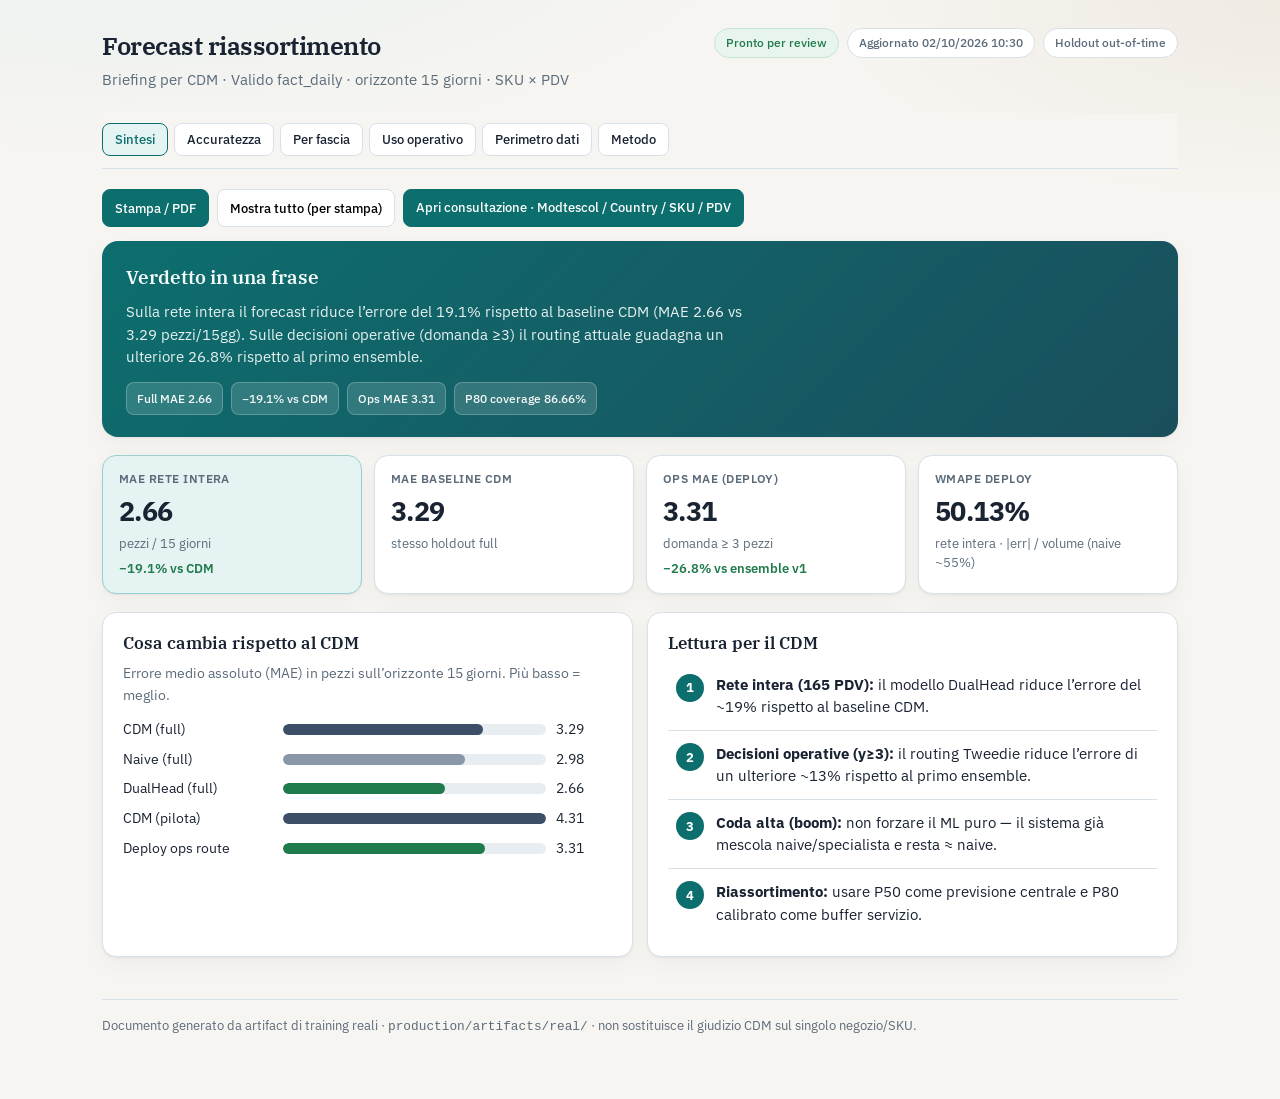
<file: reports/bi_cdm_forecast.html>
<!DOCTYPE html>
<html lang="it">
<head>
<meta charset="utf-8"/>
<meta name="viewport" content="width=device-width, initial-scale=1"/>
<title>Briefing CDM — Forecast riassortimento</title>
<link rel="preconnect" href="https://fonts.googleapis.com"/>
<link rel="preconnect" href="https://fonts.gstatic.com" crossorigin/>
<link href="https://fonts.googleapis.com/css2?family=IBM+Plex+Sans:wght@400;500;600;700&family=IBM+Plex+Serif:wght@500;600&display=swap" rel="stylesheet"/>
<style>
:root {
  --ink: #1a2332;
  --muted: #5c6b7a;
  --line: #d8e0e8;
  --paper: #f7f5f1;
  --card: #ffffff;
  --accent: #0d6e6e;
  --accent-soft: #e6f3f3;
  --good: #1f7a4c;
  --good-bg: #e8f5ee;
  --warn: #9a6700;
  --warn-bg: #fff6e0;
  --bad: #b42318;
  --bad-bg: #fdecea;
  --cdm: #3d4f66;
  --shadow: 0 1px 2px rgba(26,35,50,.06), 0 8px 24px rgba(26,35,50,.04);
}
* { box-sizing: border-box; }
html { scroll-behavior: smooth; }
body {
  margin: 0;
  font-family: "IBM Plex Sans", system-ui, sans-serif;
  color: var(--ink);
  background:
    radial-gradient(1200px 500px at 10% -10%, #e8f0f0 0%, transparent 55%),
    radial-gradient(900px 400px at 100% 0%, #efeae2 0%, transparent 50%),
    var(--paper);
  line-height: 1.5;
  font-size: 15px;
}
a { color: var(--accent); }
.wrap { max-width: 1120px; margin: 0 auto; padding: 28px 22px 64px; }
.topbar {
  display: flex; justify-content: space-between; align-items: flex-start;
  gap: 16px; flex-wrap: wrap; margin-bottom: 22px;
}
.brand {
  font-family: "IBM Plex Serif", Georgia, serif;
  font-size: 1.55rem; font-weight: 600; letter-spacing: -0.02em; margin: 0 0 4px;
}
.sub { color: var(--muted); margin: 0; font-size: 0.92rem; }
.meta-pills { display: flex; gap: 8px; flex-wrap: wrap; }
.pill {
  background: var(--card); border: 1px solid var(--line); border-radius: 999px;
  padding: 5px 11px; font-size: 0.75rem; color: var(--muted); font-weight: 500;
}
.pill.ok { background: var(--good-bg); color: var(--good); border-color: #c6e6d4; }
.pill.warn { background: var(--warn-bg); color: var(--warn); border-color: #f0e0b0; }

nav.toc {
  display: flex; gap: 6px; flex-wrap: wrap; position: sticky; top: 0; z-index: 20;
  background: rgba(247,245,241,.92); backdrop-filter: blur(8px);
  padding: 10px 0 12px; margin: 0 0 20px; border-bottom: 1px solid var(--line);
}
nav.toc button {
  border: 1px solid var(--line); background: var(--card); color: var(--ink);
  border-radius: 8px; padding: 7px 12px; font-size: 0.82rem; cursor: pointer;
  font-family: inherit; font-weight: 500;
}
nav.toc button:hover, nav.toc button.active {
  border-color: var(--accent); background: var(--accent-soft); color: var(--accent);
}

.verdict {
  background: linear-gradient(135deg, #0d6e6e 0%, #1a4f5c 100%);
  color: #f4faf9; border-radius: 16px; padding: 22px 24px; margin-bottom: 18px;
  box-shadow: var(--shadow);
}
.verdict h2 {
  font-family: "IBM Plex Serif", Georgia, serif; font-size: 1.2rem;
  margin: 0 0 8px; font-weight: 600;
}
.verdict p { margin: 0; opacity: .94; max-width: 70ch; font-size: 0.95rem; }
.verdict .chips { display: flex; gap: 8px; flex-wrap: wrap; margin-top: 14px; }
.verdict .chip {
  background: rgba(255,255,255,.14); border: 1px solid rgba(255,255,255,.22);
  border-radius: 8px; padding: 6px 10px; font-size: 0.78rem; font-weight: 500;
}

.kpis {
  display: grid; grid-template-columns: repeat(4, 1fr); gap: 12px; margin-bottom: 18px;
}
@media (max-width: 900px) { .kpis { grid-template-columns: repeat(2, 1fr); } }
.kpi {
  background: var(--card); border: 1px solid var(--line); border-radius: 14px;
  padding: 14px 16px; box-shadow: var(--shadow);
}
.kpi .lbl { font-size: 0.72rem; text-transform: uppercase; letter-spacing: .04em; color: var(--muted); font-weight: 600; }
.kpi .val { font-size: 1.7rem; font-weight: 700; margin-top: 4px; font-variant-numeric: tabular-nums; letter-spacing: -0.02em; }
.kpi .hint { font-size: 0.8rem; color: var(--muted); margin-top: 2px; }
.kpi.highlight { border-color: #9ad0d0; background: var(--accent-soft); }
.kpi .delta { font-size: 0.82rem; font-weight: 600; margin-top: 6px; }
.kpi .delta.good { color: var(--good); }
.kpi .delta.bad { color: var(--bad); }

.section { display: none; }
.section.on { display: block; }
.panel {
  background: var(--card); border: 1px solid var(--line); border-radius: 14px;
  padding: 18px 20px; margin-bottom: 14px; box-shadow: var(--shadow);
}
.panel h3 {
  margin: 0 0 6px; font-size: 1.05rem; font-family: "IBM Plex Serif", Georgia, serif; font-weight: 600;
}
.panel .lead { color: var(--muted); margin: 0 0 14px; font-size: 0.9rem; }
.grid2 { display: grid; grid-template-columns: 1fr 1fr; gap: 14px; }
@media (max-width: 800px) { .grid2 { grid-template-columns: 1fr; } }

table { width: 100%; border-collapse: collapse; font-size: 0.86rem; }
th, td { padding: 9px 10px; border-bottom: 1px solid var(--line); text-align: right; font-variant-numeric: tabular-nums; }
th:first-child, td:first-child { text-align: left; }
th { color: var(--muted); font-size: 0.72rem; text-transform: uppercase; letter-spacing: .03em; font-weight: 600; background: #faf9f7; }
tr.best td { background: var(--good-bg); }
tr:hover td { background: #f3f7f7; }
.badge {
  display: inline-block; padding: 2px 8px; border-radius: 999px; font-size: 0.72rem; font-weight: 600;
}
.badge-good { background: var(--good-bg); color: var(--good); }
.badge-warn { background: var(--warn-bg); color: var(--warn); }
.badge-neutral { background: #eef2f6; color: var(--cdm); }

.bar-wrap { display: flex; flex-direction: column; gap: 9px; }
.bar-row { display: grid; grid-template-columns: 150px 1fr 56px; gap: 10px; align-items: center; font-size: 0.86rem; }
.bar-track { height: 11px; background: #e8edf2; border-radius: 6px; overflow: hidden; }
.bar-fill { height: 100%; border-radius: 6px; background: var(--accent); }
.bar-fill.cdm { background: var(--cdm); }
.bar-fill.naive { background: #8a97a8; }
.bar-fill.best { background: var(--good); }

.chart { width: 100%; height: 280px; }
.legend { display: flex; gap: 14px; flex-wrap: wrap; margin: 4px 0 10px; font-size: 0.8rem; color: var(--muted); }
.legend i { display: inline-block; width: 10px; height: 10px; border-radius: 2px; margin-right: 5px; vertical-align: middle; }

.callout {
  border-left: 3px solid var(--accent); background: var(--accent-soft);
  padding: 12px 14px; border-radius: 0 10px 10px 0; margin: 12px 0; font-size: 0.9rem;
}
.callout.warn { border-color: var(--warn); background: var(--warn-bg); }
.callout strong { font-weight: 600; }

.steps { counter-reset: step; list-style: none; padding: 0; margin: 0; }
.steps li {
  counter-increment: step; position: relative; padding: 12px 12px 12px 48px;
  border-bottom: 1px solid var(--line); font-size: 0.92rem;
}
.steps li:last-child { border-bottom: 0; }
.steps li::before {
  content: counter(step); position: absolute; left: 8px; top: 12px;
  width: 28px; height: 28px; border-radius: 50%; background: var(--accent);
  color: #fff; font-size: 0.8rem; font-weight: 700; display: flex; align-items: center; justify-content: center;
}

.footer {
  margin-top: 28px; padding-top: 16px; border-top: 1px solid var(--line);
  color: var(--muted); font-size: 0.8rem;
}
.actions { display: flex; gap: 8px; flex-wrap: wrap; }
.btn {
  border: 1px solid var(--line); background: var(--card); border-radius: 8px;
  padding: 8px 12px; font-size: 0.82rem; cursor: pointer; font-family: inherit; font-weight: 500;
}
.btn:hover { border-color: var(--accent); color: var(--accent); }
.btn.primary { background: var(--accent); color: #fff; border-color: var(--accent); }

@media print {
  body { background: #fff; }
  nav.toc, .actions, .btn { display: none !important; }
  .section { display: block !important; break-inside: avoid; page-break-inside: avoid; }
  .verdict { box-shadow: none; -webkit-print-color-adjust: exact; print-color-adjust: exact; }
  .wrap { max-width: none; padding: 0; }
}
</style>
</head>
<body>
<div class="wrap">
  <header class="topbar">
    <div>
      <p class="brand">Forecast riassortimento</p>
      <p class="sub">Briefing per CDM · Valido fact_daily · orizzonte 15 giorni · SKU × PDV</p>
    </div>
    <div class="meta-pills">
      <span class="pill ok" id="pill-status">Pronto per review</span>
      <span class="pill" id="pill-gen"></span>
      <span class="pill">Holdout out-of-time</span>
    </div>
  </header>

  <nav class="toc" id="toc">
    <button data-tab="sintesi" class="active">Sintesi</button>
    <button data-tab="accuratezza">Accuratezza</button>
    <button data-tab="fasce">Per fascia</button>
    <button data-tab="operativo">Uso operativo</button>
    <button data-tab="perimetro">Perimetro dati</button>
    <button data-tab="metodo">Metodo</button>
  </nav>

  <div class="actions" style="margin-bottom:14px">
    <button class="btn primary" onclick="window.print()">Stampa / PDF</button>
    <button class="btn" onclick="showAll()">Mostra tutto (per stampa)</button>
    <a class="btn primary" href="bi_cdm_consultazione.html" style="text-decoration:none;display:inline-block">Apri consultazione · Modtescol / Country / SKU / PDV</a>
  </div>

  <!-- SINTESI -->
  <section id="sintesi" class="section on">
    <div class="verdict">
      <h2>Verdetto in una frase</h2>
      <p id="verdict-text"></p>
      <div class="chips" id="verdict-chips"></div>
    </div>
    <div class="kpis" id="kpi-row"></div>
    <div class="grid2">
      <div class="panel">
        <h3>Cosa cambia rispetto al CDM</h3>
        <p class="lead">Errore medio assoluto (MAE) in pezzi sull’orizzonte 15 giorni. Più basso = meglio.</p>
        <div class="bar-wrap" id="cmp-cdm"></div>
      </div>
      <div class="panel">
        <h3>Lettura per il CDM</h3>
        <ul class="steps">
          <li><strong>Rete intera (165 PDV):</strong> il modello DualHead riduce l’errore del ~19% rispetto al baseline CDM.</li>
          <li><strong>Decisioni operative (y≥3):</strong> il routing Tweedie riduce l’errore di un ulteriore ~13% rispetto al primo ensemble.</li>
          <li><strong>Coda alta (boom):</strong> non forzare il ML puro — il sistema già mescola naive/specialista e resta ≈ naive.</li>
          <li><strong>Riassortimento:</strong> usare P50 come previsione centrale e P80 calibrato come buffer servizio.</li>
        </ul>
      </div>
    </div>
  </section>

  <!-- ACCURATEZZA -->
  <section id="accuratezza" class="section">
    <div class="panel">
      <h3>Confronto modelli (rete intera 165 PDV — stesso holdout)</h3>
      <p class="lead">MAE e wMAPE sul test out-of-time rete intera. wMAPE ~50% è tipico su domanda intermittente: confrontalo col naive, non con lo 0%.</p>
      <table id="tbl-models"><thead></thead><tbody></tbody></table>
    </div>
    <div class="grid2">
      <div class="panel">
        <h3>Rete intera (165 PDV)</h3>
        <p class="lead">Train full DualHead — metrica ufficiale di accuratezza globale.</p>
        <div id="full-stats" class="kpis" style="grid-template-columns:1fr 1fr; margin:0"></div>
      </div>
      <div class="panel">
        <h3>Progressione ensemble</h3>
        <p class="lead">Ops MAE (solo casi con domanda ≥ 3 pezzi / 15gg).</p>
        <div class="bar-wrap" id="ops-progress"></div>
        <div class="callout" id="ops-callout"></div>
      </div>
    </div>
  </section>

  <!-- FASCE -->
  <section id="fasce" class="section">
    <div class="panel">
      <h3>MAE per fascia di domanda</h3>
      <p class="lead">Dove il sistema aiuta e dove resta vicino al naive. Fasce sul venduto reale (y) nel periodo di test.</p>
      <div class="legend">
        <span><i style="background:#8a97a8"></i>Naive</span>
        <span><i style="background:#3d4f66"></i>Tweedie</span>
        <span><i style="background:#0d6e6e"></i>Deploy (route)</span>
      </div>
      <svg id="band-svg" class="chart" viewBox="0 0 720 280"></svg>
      <table id="tbl-bands"><thead></thead><tbody></tbody></table>
      <div class="callout warn">
        <strong>Nota CDM:</strong> sulla fascia “boom” (y&gt;15) i modelli ML puri peggiorano. Il deploy è costruito apposta per non peggiorare il naive lì.
      </div>
    </div>
  </section>

  <!-- OPERATIVO -->
  <section id="operativo" class="section">
    <div class="grid2">
      <div class="panel">
        <h3>Come usare il forecast in riassortimento</h3>
        <ul class="steps">
          <li><strong>P50 (centrale):</strong> domanda attesa a 15 giorni — base per fabbisogno.</li>
          <li><strong>P80 (servizio):</strong> soglia alta calibrata (×1.27) — coverage globale ~80%. Usarla quando si vuole meno stockout.</li>
          <li><strong>Qty suggerita:</strong> max(0, domanda + transit − giacenza). Su SKU/PDV nuovi: prudenza ×0.5.</li>
          <li><strong>Review umana:</strong> il sistema propone, non ordina. Priorità sui casi ops (y atteso ≥ 3).</li>
        </ul>
      </div>
      <div class="panel">
        <h3>Indicatori quantile</h3>
        <p class="lead">Copertura = % casi in cui la vendita reale resta ≤ P80.</p>
        <div class="kpis" id="q-kpis" style="grid-template-columns:1fr 1fr;margin:0"></div>
        <div class="callout" style="margin-top:14px">
          Coverage ops (~68%) è più bassa della globale: sui volumi alti resta più difficile “coprire” senza gonfiare troppo lo stock. È un trade-off da governare col service level.
        </div>
      </div>
    </div>
    <div class="panel">
      <h3>Regola di routing (in linguaggio CDM)</h3>
      <p class="lead">Il sistema sceglie il motore in base al run-rate recente (prior = vendite medie 14g × 15).</p>
      <table>
        <thead><tr><th>Situazione</th><th>Segnale</th><th>Motore</th><th>Perché</th></tr></thead>
        <tbody>
          <tr><td>Bassi volumi</td><td>prior ≤ 2</td><td>Tweedie (+ reconcile)</td><td>Meglio sui giorni quasi fermi / intermittenti</td></tr>
          <tr><td>Volumi medi</td><td>2 &lt; prior ≤ 18</td><td>Mix specialista high + Tweedie</td><td>Forte sulla fascia 5–15 pezzi</td></tr>
          <tr><td>Coda alta</td><td>prior &gt; 18</td><td>Mix high + TF, floor verso naive</td><td>Evita sottostima sui boom</td></tr>
        </tbody>
      </table>
    </div>
  </section>

  <!-- PERIMETRO -->
  <section id="perimetro" class="section">
    <div class="kpis" id="scope-kpis"></div>
    <div class="grid2">
      <div class="panel">
        <h3>Ambito</h3>
        <table>
          <tbody id="scope-tbl"></tbody>
        </table>
      </div>
      <div class="panel">
        <h3>Driver del modello (importanza)</h3>
        <p class="lead">Cosa guarda di più LightGBM — utile per capire se il segnale è “SKU” o “negozio”.</p>
        <div class="bar-wrap" id="imp-bars"></div>
      </div>
    </div>
    <div class="callout warn">
      <strong>Limite noto:</strong> meteo live Open-Meteo non usato nel train full (HTTP 429) — profilo mensile. Impatto globale piccolo; può contare sui picchi locali.
    </div>
  </section>

  <!-- METODO -->
  <section id="metodo" class="section">
    <div class="panel">
      <h3>Metodo in breve (senza gergo)</h3>
      <ul class="steps">
        <li><strong>Target:</strong> pezzi venduti nei prossimi 15 giorni per ogni SKU×PDV.</li>
        <li><strong>Baseline CDM:</strong> metodo storico di riferimento (stesso holdout).</li>
        <li><strong>DualHead:</strong> rete neurale su tutta la rete (165 PDV) — MAE full 2.66.</li>
        <li><strong>Ensemble:</strong> Tweedie + specialista high-volume + regole di routing calibrate — senza ritrenare la rete.</li>
        <li><strong>Validazione:</strong> cut temporale (nessun dato futuro nel train). Pilota 40 PDV per confrontare motori; full per accuratezza rete.</li>
      </ul>
    </div>
    <div class="panel">
      <h3>Cosa chiedere / prossimo passo</h3>
      <div class="callout">
        1) Confermare service level desiderato (P50 vs P80) per categoria.<br/>
        2) Pilota operativo su sottoinsieme PDV con review CDM settimanale.<br/>
        3) Monitorare stockout e overstock vs periodo pre-modello.
      </div>
    </div>
  </section>

  <footer class="footer">
    Documento generato da artifact di training reali ·
    <code>production/artifacts/real/</code> ·
    non sostituisce il giudizio CDM sul singolo negozio/SKU.
  </footer>
</div>

<script>
const DATA = {"generated_at": "02/10/2026 10:30", "full": {"pilot": false, "n_train": 2178834, "n_test": 343012, "n_pdv": 165, "n_sku": 19565, "mae_final": 2.6585, "mae_raw": 2.6902, "mae_cdm": 3.2866, "mae_naive": 2.9801, "mape_final": 89.4, "r2_final": 0.8852, "improvement_vs_cdm_pct": 19.11, "as_of_start": "2025-06-01", "as_of_end": "2026-07-26", "cut_test": "2026-06-28"}, "pilot": {"pilot": true, "n_train": 692089, "n_test": 142491, "n_pdv": 40, "n_sku": 11793, "mae_final": 3.5103, "mae_raw": 3.5231, "mae_cdm": 4.312, "mae_naive": 3.7254, "mape_final": 73.8, "r2_final": 0.8714, "improvement_vs_cdm_pct": 18.59, "as_of_start": "2025-10-01", "as_of_end": "2026-07-22", "cut_test": "2026-06-24"}, "ens": {"cut": "2026-06-24", "routing_rule": {"point_forecast": "route_ops_tweedie_rec", "lgbm_slot": "tweedie + soft_reconcile(0.25)", "params": {"score": 3.6353, "mae": 2.8642, "low_thr": 2.0, "high_thr": 18.0, "mid_mode": "mix_high_lgbm", "high_mode": "mix_high_tf", "mid_spec_weight": 0.6, "high_tf_weight": 0.35, "high_spec_weight": 0.7, "floor_ratio": 0.9, "objective": "ops", "trials": 10400}, "p80_scale": 1.2742}, "global": {"naive": {"mae": 3.7254, "mape": 96.41, "wmape": 51.33, "r2": 0.9316, "n": 142491, "mean_y": 7.2576}, "tf_blend": {"mae": 3.5103, "mape": 73.8, "wmape": 48.37, "r2": 0.8714, "n": 142491, "mean_y": 7.2576}, "route_ops_l1": {"mae": 3.3937, "mape": 94.61, "wmape": 46.76, "r2": 0.9275, "n": 142491, "mean_y": 7.2576}, "route_ops_tweedie_rec": {"mae": 3.3941, "mape": 102.38, "wmape": 46.77, "r2": 0.9277, "n": 142491, "mean_y": 7.2576}, "lgbm_tweedie": {"mae": 3.3254, "mape": 72.88, "wmape": 45.82, "r2": 0.8688, "n": 142491, "mean_y": 7.2576}}, "ops_mae": {"route_mix_legacy": 4.5268, "route_ops_l1": 3.3892, "route_ops_tweedie_rec": 3.3145}, "quantile": {"scale": 1.2742, "coverage_global_pct": 80.0, "coverage_ops_pct": 68.45}, "winner": "route_ops_tweedie_rec", "improvement_ops_vs_legacy_pct": 26.78, "improvement_ops_vs_route_l1_pct": 3.83, "scope": "full"}, "q": {"ops_mae": {"naive": 4.2523, "tf_blend": 4.3876, "lgbm_l1": 3.6622, "lgbm_tweedie": 3.5262, "lgbm_p50": 3.6082, "lgbm_p80": 3.4972, "lgbm_tweedie_rec": 3.4714, "lgbm_p50_rec": 3.5354, "route_ops_l1": 3.3892, "route_ops_tweedie": 3.3434, "route_ops_p50": 3.3871, "route_ops_tweedie_rec": 3.3145, "route_ops_p50_rec": 3.3552, "route_ops_p80": 3.5387}, "global": {"naive": {"mae": 2.9801, "mape": 94.0, "wmape": 55.27, "r2": 0.9159, "n": 343012, "mean_y": 5.3921}, "tf_blend": {"mae": 3.7251, "mape": 153.38, "wmape": 69.08, "r2": 0.7214, "n": 343012, "mean_y": 5.3921}, "lgbm_l1": {"mae": 2.4406, "mape": 68.92, "wmape": 45.26, "r2": 0.8803, "n": 343012, "mean_y": 5.3921}, "lgbm_tweedie": {"mae": 2.4255, "mape": 72.7, "wmape": 44.98, "r2": 0.8641, "n": 343012, "mean_y": 5.3921}, "lgbm_p50": {"mae": 2.417, "mape": 68.9, "wmape": 44.83, "r2": 0.8943, "n": 343012, "mean_y": 5.3921}, "lgbm_p80": {"mae": 2.8875, "mape": 115.02, "wmape": 53.55, "r2": 0.9004, "n": 343012, "mean_y": 5.3921}, "lgbm_tweedie_rec": {"mae": 2.4138, "mape": 73.87, "wmape": 44.77, "r2": 0.8779, "n": 343012, "mean_y": 5.3921}, "lgbm_p50_rec": {"mae": 2.3917, "mape": 69.64, "wmape": 44.36, "r2": 0.9022, "n": 343012, "mean_y": 5.3921}, "route_ops_l1": {"mae": 2.6851, "mape": 100.43, "wmape": 49.8, "r2": 0.9027, "n": 343012, "mean_y": 5.3921}, "route_ops_tweedie": {"mae": 2.7036, "mape": 103.88, "wmape": 50.14, "r2": 0.9027, "n": 343012, "mean_y": 5.3921}, "route_ops_p50": {"mae": 2.6858, "mape": 100.47, "wmape": 49.81, "r2": 0.9027, "n": 343012, "mean_y": 5.3921}, "route_ops_tweedie_rec": {"mae": 2.7029, "mape": 105.0, "wmape": 50.13, "r2": 0.9028, "n": 343012, "mean_y": 5.3921}, "route_ops_p50_rec": {"mae": 2.6823, "mape": 101.44, "wmape": 49.74, "r2": 0.9028, "n": 343012, "mean_y": 5.3921}, "route_ops_p80": {"mae": 3.1281, "mape": 134.6, "wmape": 58.01, "r2": 0.9181, "n": 343012, "mean_y": 5.3921}}, "quantile_ops": {"raw": {"mae_p50": 2.417, "coverage_p80": 72.79, "pinball_p50": 1.2085, "pinball_p80": 1.0683, "mean_p50": 4.6683, "mean_p80": 6.6436, "mean_y": 5.3921}, "routed": {"mae_p50": 2.6858, "coverage_p80": 77.67, "pinball_p50": 1.3429, "pinball_p80": 1.0424, "mean_p50": 5.7442, "mean_p80": 7.131, "mean_y": 5.3921}, "ops_y>=3": {"mae_p50": 3.3871, "coverage_p80": 59.94, "pinball_p50": 1.6935, "pinball_p80": 1.512, "mean_p50": 8.3104, "mean_p80": 10.1798, "mean_y": 9.3219}}, "p80_calibration": {"p80_scale": 1.2272, "p80_scale_global_80": 1.0485, "p80_scale_ops_80": 1.3234, "coverage_p80_cal": 86.66, "coverage_p80_ops_cal": 75.23}, "deploy": {"point_forecast": "route_ops_tweedie_rec", "ops_mae": 3.3145, "global_mae": 2.7029, "scope": "rete_intera_165_pdv"}}, "params": {"deploy_params": {"score": 3.6353, "mae": 2.8642, "low_thr": 2.0, "high_thr": 18.0, "mid_mode": "mix_high_lgbm", "high_mode": "mix_high_tf", "mid_spec_weight": 0.6, "high_tf_weight": 0.35, "high_spec_weight": 0.7, "floor_ratio": 0.9, "objective": "ops", "trials": 10400}, "deploy_point": "route_ops_tweedie_rec", "point_model": "lgbm_tweedie + soft_reconcile(alpha=0.25)", "quantile": {"p80_scale": 1.2272, "p80_scale_global_80": 1.0485, "p80_scale_ops_80": 1.3234, "coverage_p80_cal": 86.66, "coverage_p80_ops_cal": 75.23}}, "cdm_pilot_mae": 4.312, "bands": {"y(0,2]": {"naive": 1.931, "lgbm_tweedie": 1.374, "lgbm_p50": 1.089, "route_ops_l1": 2.09, "route_ops_tweedie": 2.301, "route_ops_p50": 2.1, "route_ops_tweedie_rec": 2.343}, "y(2,5]": {"naive": 2.478, "lgbm_tweedie": 1.381, "lgbm_p50": 1.733, "route_ops_l1": 1.795, "route_ops_tweedie": 1.726, "route_ops_p50": 1.791, "route_ops_tweedie_rec": 1.708}, "y(5,15]": {"naive": 4.557, "lgbm_tweedie": 4.102, "lgbm_p50": 4.644, "route_ops_l1": 3.802, "route_ops_tweedie": 3.611, "route_ops_p50": 3.789, "route_ops_tweedie_rec": 3.566}, "y>15": {"naive": 15.106, "lgbm_tweedie": 18.679, "lgbm_p50": 18.689, "route_ops_l1": 15.247, "route_ops_tweedie": 15.171, "route_ops_p50": 15.176, "route_ops_tweedie_rec": 15.082}, "ops_y>=3": {"naive": 4.729, "lgbm_tweedie": 4.412, "lgbm_p50": 4.806, "route_ops_l1": 4.107, "route_ops_tweedie": 3.987, "route_ops_p50": 4.092, "route_ops_tweedie_rec": 3.95}}, "bmeta": {"y(0,2]": {"n": 48042, "mean_y": 1.46}, "y(2,5]": {"n": 42618, "mean_y": 3.84}, "y(5,15]": {"n": 37199, "mean_y": 8.86}, "y>15": {"n": 9863, "mean_y": 47.75}, "ops_y>=3": {"n": 89680, "mean_y": 10.75}}, "importance": [{"f": "sku_id", "i": 33838}, {"f": "modello", "i": 13981}, {"f": "pdv_id", "i": 6274}, {"f": "tessuto", "i": 1747}, {"f": "colore", "i": 1099}, {"f": "pdv_age_days", "i": 578}, {"f": "trend_14v28", "i": 575}, {"f": "temp_media", "i": 557}, {"f": "cos_anno", "i": 537}, {"f": "giacenza", "i": 532}], "q_pilot": {"ops_mae": {"naive": 4.7291, "tf_blend": 4.7399, "lgbm_l1": 4.9231, "lgbm_tweedie": 4.4121, "lgbm_p50": 4.8055, "lgbm_p80": 4.2398, "lgbm_tweedie_rec": 4.3666, "lgbm_p50_rec": 4.7111, "route_ops_l1": 4.1071, "route_ops_tweedie": 3.9867, "route_ops_p50": 4.0922, "route_ops_tweedie_rec": 3.9499, "route_ops_p50_rec": 4.0528, "route_ops_p80": 4.0991}, "global": {"naive": {"mae": 3.7254, "mape": 96.41, "wmape": 51.33, "r2": 0.9316, "n": 142491, "mean_y": 7.2576}, "tf_blend": {"mae": 3.5103, "mape": 73.8, "wmape": 48.37, "r2": 0.8714, "n": 142491, "mean_y": 7.2576}, "lgbm_tweedie": {"mae": 3.3254, "mape": 72.88, "wmape": 45.82, "r2": 0.8688, "n": 142491, "mean_y": 7.2576}, "lgbm_p50": {"mae": 3.4588, "mape": 66.32, "wmape": 47.66, "r2": 0.8768, "n": 142491, "mean_y": 7.2576}, "route_ops_l1": {"mae": 3.3937, "mape": 94.61, "wmape": 46.76, "r2": 0.9275, "n": 142491, "mean_y": 7.2576}, "route_ops_tweedie_rec": {"mae": 3.3941, "mape": 102.38, "wmape": 46.77, "r2": 0.9277, "n": 142491, "mean_y": 7.2576}}, "quantile_ops": {"raw": {"mae_p50": 3.4588, "coverage_p80": 60.16, "pinball_p50": 1.7294, "pinball_p80": 1.6418, "mean_p50": 5.2728, "mean_p80": 7.6379, "mean_y": 7.2576}, "routed": {"mae_p50": 3.3889, "coverage_p80": 67.67, "pinball_p50": 1.6944, "pinball_p80": 1.5076, "mean_p50": 7.0774, "mean_p80": 8.3378, "mean_y": 7.2576}, "ops_y>=3": {"mae_p50": 4.0922, "coverage_p80": 50.48, "pinball_p50": 2.0461, "pinball_p80": 2.0477, "mean_p50": 9.2558, "mean_p80": 10.757, "mean_y": 10.7508}}, "p80_calibration": {"scale": 1.2742, "coverage_global_pct": 80.0, "coverage_ops_pct": 68.45}, "deploy": {"point_forecast": "route_ops_tweedie_rec", "ops_mae": 3.9499, "global_mae": 3.3941, "p80": "routed_p80 * scale"}}, "scope_note": "Metriche deploy = rete intera (165 PDV). Il confronto pilota resta in q_pilot."};

document.getElementById('pill-gen').textContent = 'Aggiornato ' + DATA.generated_at;

const f = DATA.full;
const ens = DATA.ens;
const opsDeploy = ens.ops_mae.route_ops_tweedie_rec;
const opsLegacy = ens.ops_mae.route_mix_legacy;
const vsCdmFull = f.improvement_vs_cdm_pct;
const vsLegacyOps = ens.improvement_ops_vs_legacy_pct;

document.getElementById('verdict-text').textContent =
  `Sulla rete intera il forecast riduce l’errore del ${vsCdmFull.toFixed(1)}% rispetto al baseline CDM (MAE ${f.mae_final.toFixed(2)} vs ${f.mae_cdm.toFixed(2)} pezzi/15gg). ` +
  `Sulle decisioni operative (domanda ≥3) il routing attuale guadagna un ulteriore ${vsLegacyOps.toFixed(1)}% rispetto al primo ensemble.`;

document.getElementById('verdict-chips').innerHTML = [
  `Full MAE ${f.mae_final.toFixed(2)}`,
  `−${vsCdmFull.toFixed(1)}% vs CDM`,
  `Ops MAE ${opsDeploy.toFixed(2)}`,
  `P80 coverage ${DATA.params.quantile.coverage_p80_cal}%`,
].map(t => `<span class="chip">${t}</span>`).join('');

function kpi(lbl, val, hint, extra='', cls='') {
  return `<div class="kpi ${cls}"><div class="lbl">${lbl}</div><div class="val">${val}</div><div class="hint">${hint}</div>${extra}</div>`;
}
document.getElementById('kpi-row').innerHTML = [
  kpi('MAE rete intera', f.mae_final.toFixed(2), 'pezzi / 15 giorni', `<div class="delta good">−${vsCdmFull.toFixed(1)}% vs CDM</div>`, 'highlight'),
  kpi('MAE baseline CDM', f.mae_cdm.toFixed(2), 'stesso holdout full', ''),
  kpi('Ops MAE (deploy)', opsDeploy.toFixed(2), 'domanda ≥ 3 pezzi', `<div class="delta good">−${vsLegacyOps.toFixed(1)}% vs ensemble v1</div>`),
  kpi('wMAPE deploy', DATA.q.global.route_ops_tweedie_rec.wmape + '%', 'rete intera · |err| / volume (naive ~55%)', ''),
].join('');

// CDM compare bars
const cmp = [
  {l:'CDM (full)', v:f.mae_cdm, c:'cdm'},
  {l:'Naive (full)', v:f.mae_naive, c:'naive'},
  {l:'DualHead (full)', v:f.mae_final, c:'best'},
  {l:'CDM (pilota)', v:DATA.cdm_pilot_mae, c:'cdm'},
  {l:'Deploy ops route', v:opsDeploy, c:'best'},
];
const maxc = Math.max(...cmp.map(x=>x.v));
document.getElementById('cmp-cdm').innerHTML = cmp.map(x =>
  `<div class="bar-row"><span>${x.l}</span><div class="bar-track"><div class="bar-fill ${x.c}" style="width:${(100*x.v/maxc).toFixed(1)}%"></div></div><span>${x.v.toFixed(2)}</span></div>`
).join('');

// models table
const rows = [
  ['Baseline CDM', DATA.cdm_pilot_mae, 59.41, 'Riferimento storico'],
  ['Naive (run-rate)', DATA.q.global.naive.mae, DATA.q.global.naive.wmape, 'Media recente × 15'],
  ['DualHead TF', DATA.q.global.tf_blend.mae, DATA.q.global.tf_blend.wmape, 'Rete neurale'],
  ['LightGBM Tweedie', DATA.q.global.lgbm_tweedie.mae, DATA.q.global.lgbm_tweedie.wmape, 'Domanda intermittente'],
  ['Route ops L1', DATA.q.global.route_ops_l1.mae, DATA.q.global.route_ops_l1.wmape, 'Ensemble precedente'],
  ['Deploy Tweedie+rec', DATA.q.global.route_ops_tweedie_rec.mae, DATA.q.global.route_ops_tweedie_rec.wmape, 'Produzione consigliata'],
];
const bestMae = Math.min(...rows.map(r => r[1]));
document.querySelector('#tbl-models thead').innerHTML = '<tr><th>Modello</th><th>MAE</th><th>wMAPE</th><th>Ruolo</th><th></th></tr>';
document.querySelector('#tbl-models tbody').innerHTML = rows.map(r => {
  const best = r[1] === bestMae;
  return `<tr class="${best?'best':''}"><td>${r[0]}</td><td>${Number(r[1]).toFixed(3)}</td><td>${Number(r[2]).toFixed(1)}%</td><td>${r[3]}</td><td>${best?'<span class="badge badge-good">migliore MAE</span>':''}</td></tr>`;
}).join('');

document.getElementById('full-stats').innerHTML = [
  kpi('MAE finale', f.mae_final.toFixed(2), `R² ${f.r2_final}`),
  kpi('vs Naive', ((f.mae_naive-f.mae_final)/f.mae_naive*100).toFixed(1)+'%', `naive ${f.mae_naive}`),
  kpi('Train rows', (f.n_train/1e6).toFixed(2)+'M', `test ${f.n_test.toLocaleString('it')}`),
  kpi('Cut test', f.cut_test, `${f.as_of_start} → ${f.as_of_end}`),
].join('');

const opsProg = [
  {l:'Ensemble v1 (legacy)', v:opsLegacy},
  {l:'Route ops L1', v:ens.ops_mae.route_ops_l1},
  {l:'Deploy Tweedie+rec', v:opsDeploy},
];
const maxo = Math.max(...opsProg.map(x=>x.v));
document.getElementById('ops-progress').innerHTML = opsProg.map((x,i) =>
  `<div class="bar-row"><span>${x.l}</span><div class="bar-track"><div class="bar-fill ${i===2?'best':''}" style="width:${(100*x.v/maxo).toFixed(1)}%"></div></div><span>${x.v.toFixed(2)}</span></div>`
).join('');
document.getElementById('ops-callout').innerHTML =
  `<strong>Lettura:</strong> da ${opsLegacy.toFixed(2)} a ${opsDeploy.toFixed(2)} pezzi di errore medio sui casi operativi — circa <strong>${vsLegacyOps.toFixed(1)}%</strong> in meno senza ritrenare DualHead.`;

// bands
const order = ['y(0,2]','y(2,5]','y(5,15]','y>15','ops_y>=3'];
const labels = {'y(0,2]':'0–2 pezzi','y(2,5]':'2–5','y(5,15]':'5–15','y>15':'>15 (boom)','ops_y>=3':'Ops ≥3'};
document.querySelector('#tbl-bands thead').innerHTML = '<tr><th>Fascia</th><th>N</th><th>Media y</th><th>Naive</th><th>Tweedie</th><th>Deploy</th><th>vs Naive</th></tr>';
document.querySelector('#tbl-bands tbody').innerHTML = order.map(b => {
  const m = DATA.bands[b]||{}; const meta = DATA.bmeta[b]||{};
  const nv=m.naive, tw=m.lgbm_tweedie, dp=m.route_ops_tweedie_rec;
  const delta = ((nv-dp)/nv*100);
  const badge = delta>2 ? 'badge-good' : (delta<-2 ? 'badge-warn' : 'badge-neutral');
  const txt = (delta>=0?'−':'＋') + Math.abs(delta).toFixed(1) + '%';
  return `<tr><td>${labels[b]}</td><td>${(meta.n||0).toLocaleString('it')}</td><td>${meta.mean_y??'—'}</td><td>${nv?.toFixed(2)??'—'}</td><td>${tw?.toFixed(2)??'—'}</td><td><strong>${dp?.toFixed(2)??'—'}</strong></td><td><span class="badge ${badge}">${txt}</span></td></tr>`;
}).join('');

// svg bands
(function(){
  const svg = document.getElementById('band-svg');
  const W=720,H=280,pad={t:20,r:20,b:40,l:48};
  const cats = order.slice(0,4);
  const series = [
    {k:'naive', color:'#8a97a8'},
    {k:'lgbm_tweedie', color:'#3d4f66'},
    {k:'route_ops_tweedie_rec', color:'#0d6e6e'},
  ];
  let ymax = 0;
  cats.forEach(b => series.forEach(s => { ymax = Math.max(ymax, DATA.bands[b]?.[s.k]||0); }));
  ymax *= 1.12;
  const gw = W-pad.l-pad.r, gh = H-pad.t-pad.b;
  const gbw = gw/cats.length, barW = gbw/(series.length+1);
  let html = `<line x1="${pad.l}" y1="${pad.t}" x2="${pad.l}" y2="${pad.t+gh}" stroke="#d8e0e8"/><line x1="${pad.l}" y1="${pad.t+gh}" x2="${pad.l+gw}" y2="${pad.t+gh}" stroke="#d8e0e8"/>`;
  [0,0.25,0.5,0.75,1].forEach(t => {
    const y = pad.t + gh*(1-t);
    html += `<line x1="${pad.l}" y1="${y}" x2="${pad.l+gw}" y2="${y}" stroke="#eef2f6"/><text x="${pad.l-8}" y="${y+4}" text-anchor="end" fill="#5c6b7a" font-size="11">${(ymax*t).toFixed(0)}</text>`;
  });
  cats.forEach((b,i) => {
    series.forEach((s,j) => {
      const v = DATA.bands[b]?.[s.k]||0;
      const h = gh * (v/ymax);
      const x = pad.l + i*gbw + (j+0.5)*barW;
      const y = pad.t + gh - h;
      html += `<rect x="${x}" y="${y}" width="${barW*0.85}" height="${h}" fill="${s.color}" rx="2"/>`;
    });
    html += `<text x="${pad.l + i*gbw + gbw/2}" y="${H-12}" text-anchor="middle" fill="#5c6b7a" font-size="11">${labels[b]}</text>`;
  });
  svg.innerHTML = html;
})();

// quantile kpis
const qc = DATA.params.quantile || {};
document.getElementById('q-kpis').innerHTML = [
  kpi('Coverage P80', (qc.coverage_p80_cal??'—')+'%', 'target 80% · globale'),
  kpi('Coverage P80 ops', (qc.coverage_p80_ops_cal??'—')+'%', 'solo y≥3'),
  kpi('Scala P80', '×'+(qc.p80_scale??'—'), 'calibrazione post-hoc'),
  kpi('Point forecast', 'P50 route', DATA.params.deploy_point||''),
].join('');

// scope
document.getElementById('scope-kpis').innerHTML = [
  kpi('PDV full', String(f.n_pdv), 'rete intera'),
  kpi('SKU in sample', f.n_sku.toLocaleString('it'), 'train full'),
  kpi('PDV pilota', String(DATA.pilot.n_pdv), 'confronto motori'),
  kpi('Orizzonte', '15 gg', 'SKU forecast'),
].join('');
document.getElementById('scope-tbl').innerHTML = [
  ['Fonte vendite', 'Valido fact_daily (tipodoc 100)'],
  ['Giacenza', 'Movimenti 100+47+20'],
  ['DNA SKU', 'modello / colore / taglia / tessuto (+ campagna dove presente)'],
  ['Holdout full', f.cut_test + ' → fine campione'],
  ['Holdout pilota', DATA.pilot.cut_test],
  ['Meteo train full', 'Profilo mensile (API live non usata)'],
  ['Festività', 'Multi-paese (libreria holidays)'],
].map(([k,v]) => `<tr><td style="text-align:left;color:var(--muted);width:38%">${k}</td><td style="text-align:left">${v}</td></tr>`).join('');

const maxImp = Math.max(...DATA.importance.map(x=>x.i));
document.getElementById('imp-bars').innerHTML = DATA.importance.map(x =>
  `<div class="bar-row"><span title="${x.f}">${x.f}</span><div class="bar-track"><div class="bar-fill" style="width:${(100*x.i/maxImp).toFixed(1)}%"></div></div><span>${x.i.toLocaleString('it')}</span></div>`
).join('');

// tabs
const buttons = [...document.querySelectorAll('#toc button')];
buttons.forEach(btn => btn.onclick = () => {
  buttons.forEach(b => b.classList.remove('active'));
  document.querySelectorAll('.section').forEach(s => s.classList.remove('on'));
  btn.classList.add('active');
  document.getElementById(btn.dataset.tab).classList.add('on');
});
function showAll(){
  document.querySelectorAll('.section').forEach(s => s.classList.add('on'));
  buttons.forEach(b => b.classList.remove('active'));
}
</script>
</body>
</html>
</file>
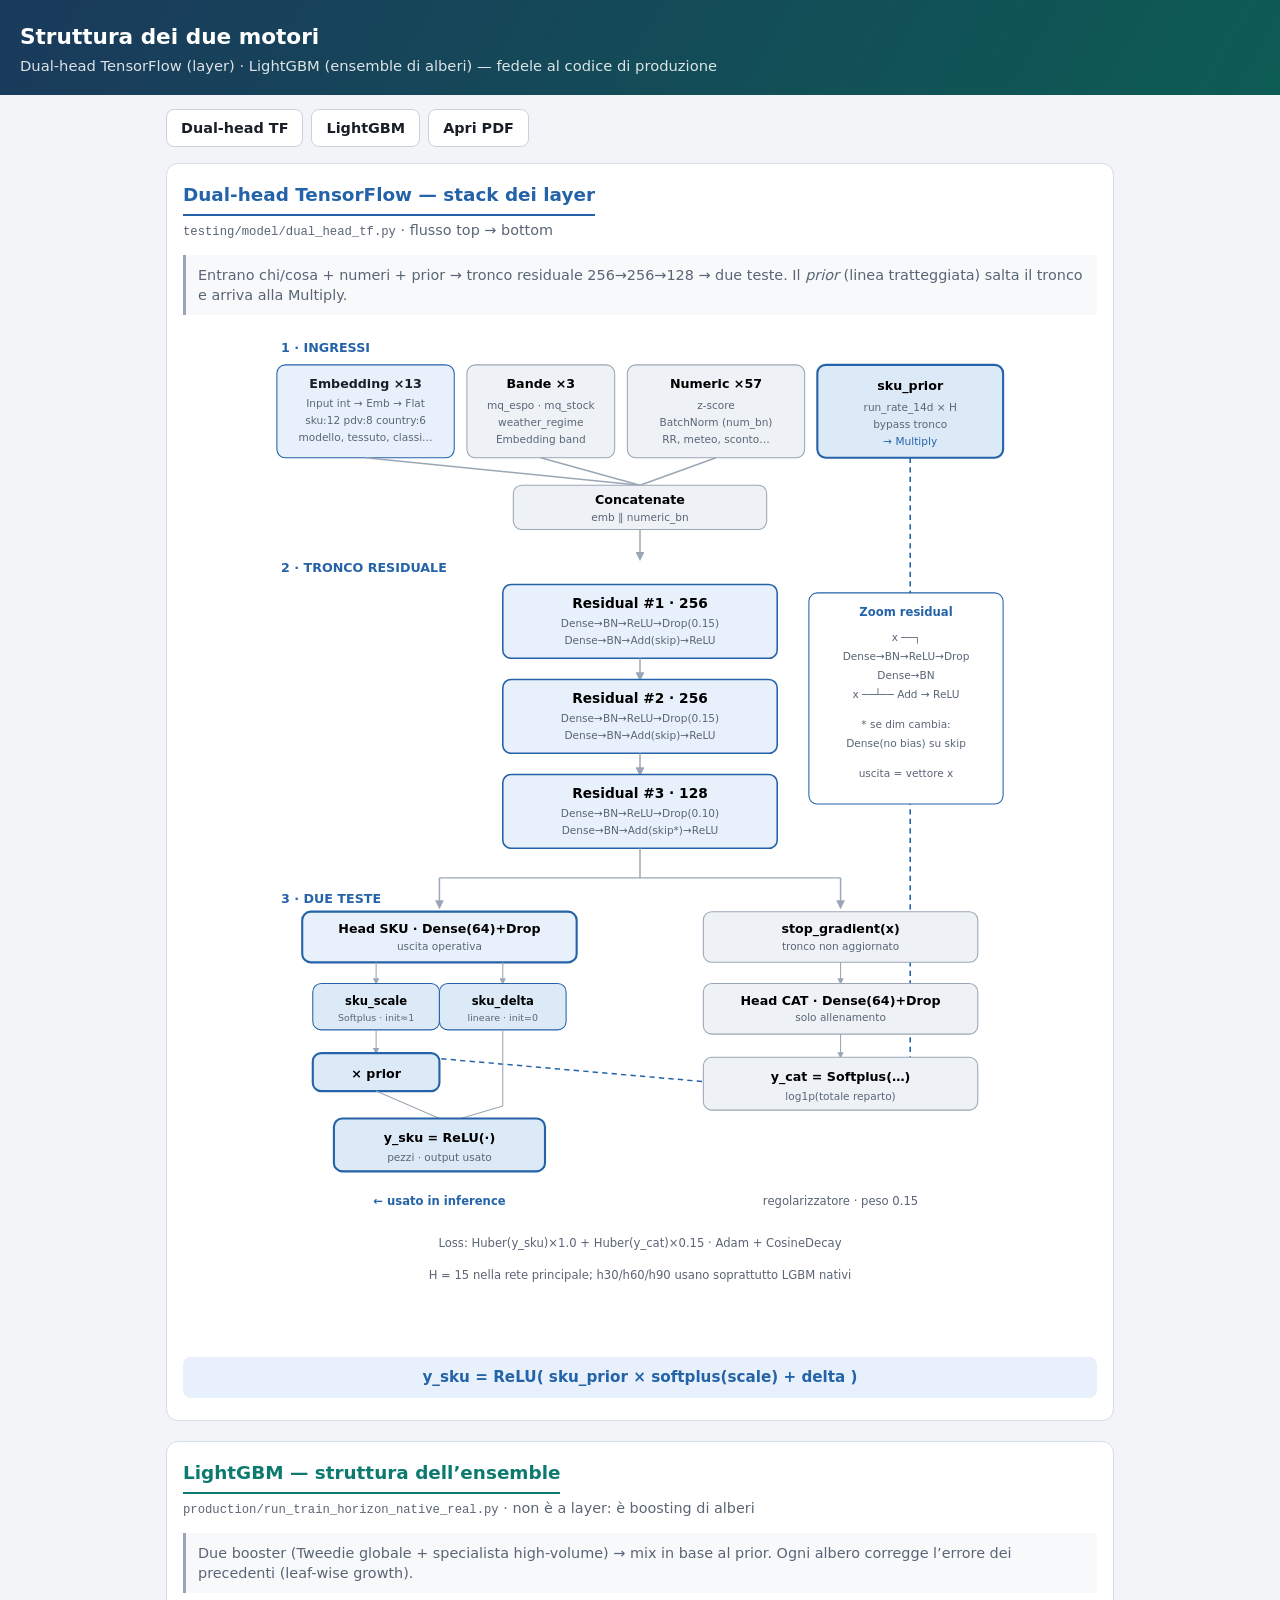
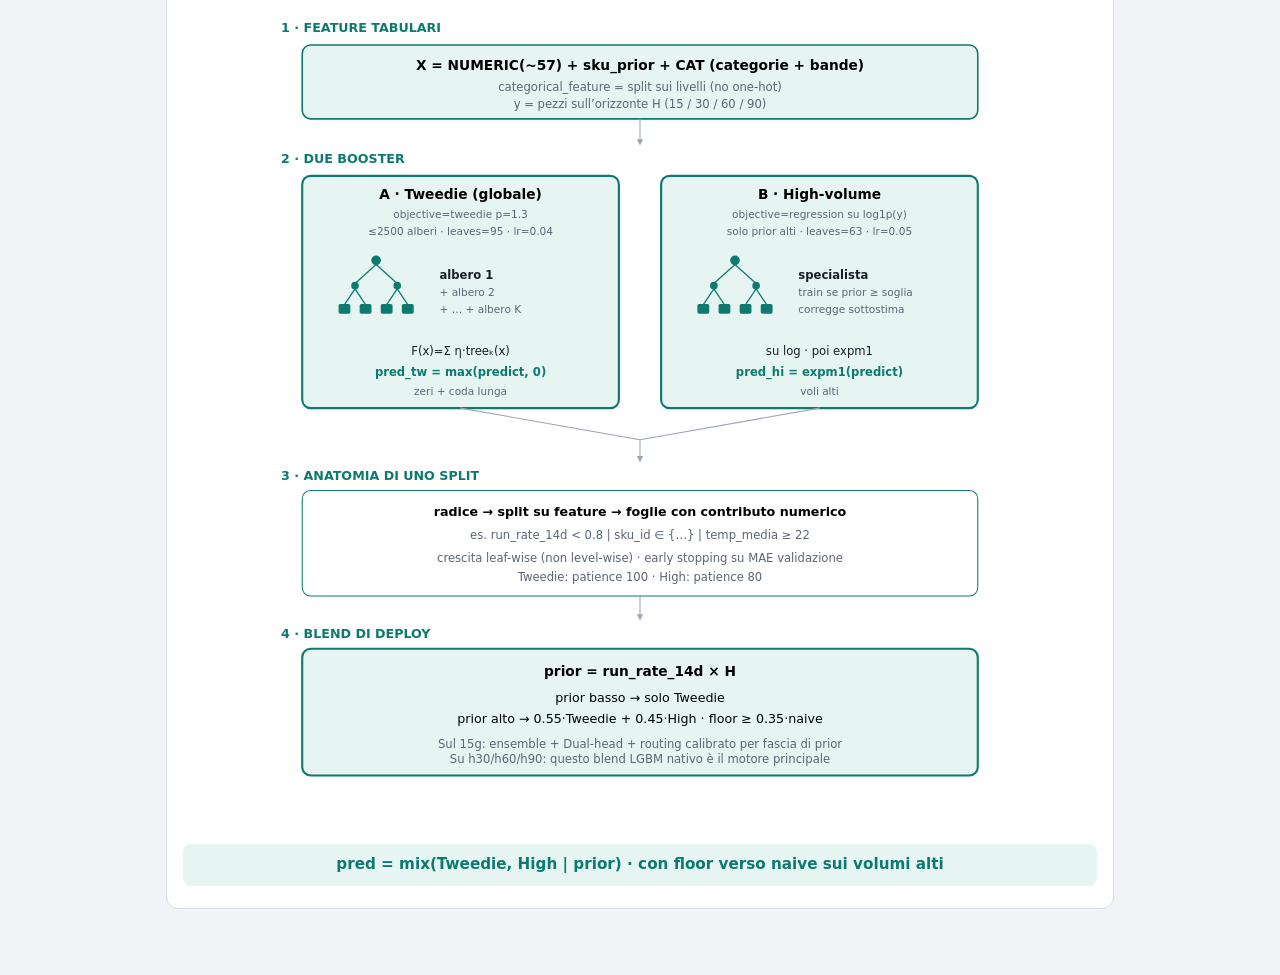
<file: reports/CDM_architettura_layer_modelli.html>
<!DOCTYPE html>
<html lang="it">
<head>
  <meta charset="utf-8" />
  <meta name="viewport" content="width=device-width, initial-scale=1" />
  <title>Architettura layer — Dual-head + LightGBM</title>
  <style>
    :root {
      --bg: #f2f4f7;
      --panel: #fff;
      --ink: #1a1f27;
      --muted: #5a6575;
      --line: #9aa6b5;
      --tf: #2563a8;
      --tf-fill: #e8f1fb;
      --lg: #0d7a6f;
      --lg-fill: #e6f5f2;
    }
    * { box-sizing: border-box; }
    body {
      margin: 0;
      font-family: "IBM Plex Sans", "Segoe UI", system-ui, sans-serif;
      background: var(--bg);
      color: var(--ink);
      line-height: 1.4;
    }
    header {
      background: linear-gradient(120deg, #1a3a5c 0%, #0d5c54 100%);
      color: #fff;
      padding: 22px 20px 18px;
    }
    header h1 { margin: 0 0 4px; font-size: 1.35rem; font-weight: 650; }
    header p { margin: 0; opacity: 0.85; font-size: 0.92rem; }
    nav {
      display: flex; gap: 8px; flex-wrap: wrap;
      max-width: 980px; margin: 14px auto 0; padding: 0 16px;
    }
    nav a {
      text-decoration: none; color: var(--ink);
      background: var(--panel);
      border: 1px solid #c9d2dc; border-radius: 8px;
      padding: 8px 14px; font-size: 0.9rem; font-weight: 600;
    }
    nav a:hover { border-color: var(--tf); color: var(--tf); }
    .wrap { max-width: 980px; margin: 0 auto; padding: 16px 16px 48px; }
    section {
      background: var(--panel);
      border: 1px solid #d5dde6;
      border-radius: 12px;
      padding: 18px 16px 22px;
      margin-bottom: 20px;
    }
    section h2 {
      margin: 0 0 4px;
      font-size: 1.15rem;
      border-bottom: 2px solid;
      padding-bottom: 6px;
      display: inline-block;
    }
    #tf h2 { border-color: var(--tf); color: var(--tf); }
    #lgbm h2 { border-color: var(--lg); color: var(--lg); }
    .sub { color: var(--muted); font-size: 0.9rem; margin: 0 0 14px; }
    .hint {
      background: #f7f9fb;
      border-left: 3px solid var(--line);
      padding: 10px 12px;
      margin-bottom: 14px;
      font-size: 0.9rem;
      color: var(--muted);
    }
    .diagram { overflow-x: auto; }
    svg { display: block; width: 100%; height: auto; max-width: 760px; margin: 0 auto; }
    .formula {
      margin-top: 14px;
      text-align: center;
      font-weight: 650;
      font-size: 0.95rem;
      padding: 10px;
      border-radius: 8px;
    }
    #tf .formula { background: var(--tf-fill); color: var(--tf); }
    #lgbm .formula { background: var(--lg-fill); color: var(--lg); }
    code { font-size: 0.85em; }
  </style>
</head>
<body>
  <header>
    <h1>Struttura dei due motori</h1>
    <p>Dual-head TensorFlow (layer) · LightGBM (ensemble di alberi) — fedele al codice di produzione</p>
  </header>
  <nav>
    <a href="#tf">Dual-head TF</a>
    <a href="#lgbm">LightGBM</a>
    <a href="CDM_architettura_layer_modelli.pdf">Apri PDF</a>
  </nav>

  <div class="wrap">
    <section id="tf">
      <h2>Dual-head TensorFlow — stack dei layer</h2>
      <p class="sub"><code>testing/model/dual_head_tf.py</code> · flusso top → bottom</p>
      <div class="hint">
        Entrano chi/cosa + numeri + prior → tronco residuale 256→256→128 → due teste.
        Il <em>prior</em> (linea tratteggiata) salta il tronco e arriva alla Multiply.
      </div>
      <div class="diagram">
        <svg viewBox="0 0 720 960" xmlns="http://www.w3.org/2000/svg" role="img" aria-label="Layer Dual-head">
          <defs>
            <marker id="a1" viewBox="0 0 10 10" refX="8" refY="5" markerWidth="6" markerHeight="6" orient="auto-start-reverse">
              <path d="M0 0 L10 5 L0 10 z" fill="#9aa6b5"/>
            </marker>
          </defs>

          <text x="20" y="22" fill="#2563a8" font-size="12" font-weight="700">1 · INGRESSI</text>

          <rect x="16" y="34" width="168" height="88" rx="8" fill="#e8f1fb" stroke="#2563a8"/>
          <text x="100" y="56" text-anchor="middle" font-size="12" font-weight="650" fill="#1a1f27">Embedding ×13</text>
          <text x="100" y="74" text-anchor="middle" font-size="10" fill="#5a6575">Input int → Emb → Flat</text>
          <text x="100" y="90" text-anchor="middle" font-size="10" fill="#5a6575">sku:12 pdv:8 country:6</text>
          <text x="100" y="106" text-anchor="middle" font-size="10" fill="#5a6575">modello, tessuto, classi…</text>

          <rect x="196" y="34" width="140" height="88" rx="8" fill="#eef2f7" stroke="#9aa6b5"/>
          <text x="266" y="56" text-anchor="middle" font-size="12" font-weight="650">Bande ×3</text>
          <text x="266" y="76" text-anchor="middle" font-size="10" fill="#5a6575">mq_espo · mq_stock</text>
          <text x="266" y="92" text-anchor="middle" font-size="10" fill="#5a6575">weather_regime</text>
          <text x="266" y="108" text-anchor="middle" font-size="10" fill="#5a6575">Embedding band</text>

          <rect x="348" y="34" width="168" height="88" rx="8" fill="#eef2f7" stroke="#9aa6b5"/>
          <text x="432" y="56" text-anchor="middle" font-size="12" font-weight="650">Numeric ×57</text>
          <text x="432" y="76" text-anchor="middle" font-size="10" fill="#5a6575">z-score</text>
          <text x="432" y="92" text-anchor="middle" font-size="10" fill="#5a6575">BatchNorm (num_bn)</text>
          <text x="432" y="108" text-anchor="middle" font-size="10" fill="#5a6575">RR, meteo, sconto…</text>

          <rect x="528" y="34" width="176" height="88" rx="8" fill="#dceaf8" stroke="#2563a8" stroke-width="2"/>
          <text x="616" y="58" text-anchor="middle" font-size="12" font-weight="650">sku_prior</text>
          <text x="616" y="78" text-anchor="middle" font-size="10" fill="#5a6575">run_rate_14d × H</text>
          <text x="616" y="94" text-anchor="middle" font-size="10" fill="#5a6575">bypass tronco</text>
          <text x="616" y="110" text-anchor="middle" font-size="10" fill="#2563a8">→ Multiply</text>

          <line x1="100" y1="122" x2="360" y2="148" stroke="#9aa6b5" stroke-width="1.4"/>
          <line x1="266" y1="122" x2="360" y2="148" stroke="#9aa6b5" stroke-width="1.4"/>
          <line x1="432" y1="122" x2="360" y2="148" stroke="#9aa6b5" stroke-width="1.4"/>
          <line x1="616" y1="122" x2="616" y2="730" stroke="#2563a8" stroke-width="1.5" stroke-dasharray="5 4"/>

          <rect x="240" y="148" width="240" height="42" rx="8" fill="#eef2f7" stroke="#9aa6b5"/>
          <text x="360" y="166" text-anchor="middle" font-size="12" font-weight="650">Concatenate</text>
          <text x="360" y="182" text-anchor="middle" font-size="10" fill="#5a6575">emb ∥ numeric_bn</text>

          <line x1="360" y1="190" x2="360" y2="218" stroke="#9aa6b5" stroke-width="1.4" marker-end="url(#a1)"/>
          <text x="20" y="230" fill="#2563a8" font-size="12" font-weight="700">2 · TRONCO RESIDUALE</text>

          <rect x="230" y="242" width="260" height="70" rx="8" fill="#e8f1fb" stroke="#2563a8" stroke-width="1.5"/>
          <text x="360" y="264" text-anchor="middle" font-size="13" font-weight="650">Residual #1 · 256</text>
          <text x="360" y="282" text-anchor="middle" font-size="10" fill="#5a6575">Dense→BN→ReLU→Drop(0.15)</text>
          <text x="360" y="298" text-anchor="middle" font-size="10" fill="#5a6575">Dense→BN→Add(skip)→ReLU</text>

          <line x1="360" y1="312" x2="360" y2="332" stroke="#9aa6b5" stroke-width="1.4" marker-end="url(#a1)"/>

          <rect x="230" y="332" width="260" height="70" rx="8" fill="#e8f1fb" stroke="#2563a8" stroke-width="1.5"/>
          <text x="360" y="354" text-anchor="middle" font-size="13" font-weight="650">Residual #2 · 256</text>
          <text x="360" y="372" text-anchor="middle" font-size="10" fill="#5a6575">Dense→BN→ReLU→Drop(0.15)</text>
          <text x="360" y="388" text-anchor="middle" font-size="10" fill="#5a6575">Dense→BN→Add(skip)→ReLU</text>

          <line x1="360" y1="402" x2="360" y2="422" stroke="#9aa6b5" stroke-width="1.4" marker-end="url(#a1)"/>

          <rect x="230" y="422" width="260" height="70" rx="8" fill="#e8f1fb" stroke="#2563a8" stroke-width="1.5"/>
          <text x="360" y="444" text-anchor="middle" font-size="13" font-weight="650">Residual #3 · 128</text>
          <text x="360" y="462" text-anchor="middle" font-size="10" fill="#5a6575">Dense→BN→ReLU→Drop(0.10)</text>
          <text x="360" y="478" text-anchor="middle" font-size="10" fill="#5a6575">Dense→BN→Add(skip*)→ReLU</text>

          <!-- zoom residual -->
          <rect x="520" y="250" width="184" height="200" rx="8" fill="#fff" stroke="#2563a8"/>
          <text x="612" y="272" text-anchor="middle" font-size="11" font-weight="650" fill="#2563a8">Zoom residual</text>
          <text x="612" y="296" text-anchor="middle" font-size="10" fill="#5a6575">x ──┐</text>
          <text x="612" y="314" text-anchor="middle" font-size="10" fill="#5a6575">   Dense→BN→ReLU→Drop</text>
          <text x="612" y="332" text-anchor="middle" font-size="10" fill="#5a6575">   Dense→BN</text>
          <text x="612" y="350" text-anchor="middle" font-size="10" fill="#5a6575">x ──┴── Add → ReLU</text>
          <text x="612" y="378" text-anchor="middle" font-size="10" fill="#5a6575">* se dim cambia:</text>
          <text x="612" y="396" text-anchor="middle" font-size="10" fill="#5a6575">Dense(no bias) su skip</text>
          <text x="612" y="424" text-anchor="middle" font-size="10" fill="#5a6575">uscita = vettore x</text>

          <line x1="360" y1="492" x2="360" y2="520" stroke="#9aa6b5" stroke-width="1.4"/>
          <line x1="170" y1="520" x2="550" y2="520" stroke="#9aa6b5" stroke-width="1.4"/>
          <line x1="170" y1="520" x2="170" y2="548" stroke="#9aa6b5" stroke-width="1.4" marker-end="url(#a1)"/>
          <line x1="550" y1="520" x2="550" y2="548" stroke="#9aa6b5" stroke-width="1.4" marker-end="url(#a1)"/>

          <text x="20" y="544" fill="#2563a8" font-size="12" font-weight="700">3 · DUE TESTE</text>

          <rect x="40" y="552" width="260" height="48" rx="8" fill="#e8f1fb" stroke="#2563a8" stroke-width="2"/>
          <text x="170" y="572" text-anchor="middle" font-size="12" font-weight="650">Head SKU · Dense(64)+Drop</text>
          <text x="170" y="588" text-anchor="middle" font-size="10" fill="#5a6575">uscita operativa</text>

          <line x1="110" y1="600" x2="110" y2="620" stroke="#9aa6b5" marker-end="url(#a1)"/>
          <line x1="230" y1="600" x2="230" y2="620" stroke="#9aa6b5" marker-end="url(#a1)"/>

          <rect x="50" y="620" width="120" height="44" rx="8" fill="#dceaf8" stroke="#2563a8"/>
          <text x="110" y="640" text-anchor="middle" font-size="11" font-weight="650">sku_scale</text>
          <text x="110" y="656" text-anchor="middle" font-size="9" fill="#5a6575">Softplus · init≈1</text>

          <rect x="170" y="620" width="120" height="44" rx="8" fill="#dceaf8" stroke="#2563a8"/>
          <text x="230" y="640" text-anchor="middle" font-size="11" font-weight="650">sku_delta</text>
          <text x="230" y="656" text-anchor="middle" font-size="9" fill="#5a6575">lineare · init=0</text>

          <line x1="616" y1="730" x2="110" y2="686" stroke="#2563a8" stroke-width="1.4" stroke-dasharray="5 4"/>
          <line x1="110" y1="664" x2="110" y2="686" stroke="#9aa6b5" marker-end="url(#a1)"/>

          <rect x="50" y="686" width="120" height="36" rx="8" fill="#dceaf8" stroke="#2563a8" stroke-width="2"/>
          <text x="110" y="710" text-anchor="middle" font-size="12" font-weight="650">× prior</text>

          <line x1="110" y1="722" x2="170" y2="748" stroke="#9aa6b5"/>
          <line x1="230" y1="664" x2="230" y2="736" stroke="#9aa6b5"/>
          <line x1="230" y1="736" x2="190" y2="748" stroke="#9aa6b5"/>

          <rect x="70" y="748" width="200" height="50" rx="8" fill="#dceaf8" stroke="#2563a8" stroke-width="2"/>
          <text x="170" y="770" text-anchor="middle" font-size="12" font-weight="650">y_sku = ReLU(·)</text>
          <text x="170" y="788" text-anchor="middle" font-size="10" fill="#5a6575">pezzi · output usato</text>

          <rect x="420" y="552" width="260" height="48" rx="8" fill="#eef2f7" stroke="#9aa6b5"/>
          <text x="550" y="572" text-anchor="middle" font-size="12" font-weight="650">stop_gradient(x)</text>
          <text x="550" y="588" text-anchor="middle" font-size="10" fill="#5a6575">tronco non aggiornato</text>

          <line x1="550" y1="600" x2="550" y2="620" stroke="#9aa6b5" marker-end="url(#a1)"/>
          <rect x="420" y="620" width="260" height="48" rx="8" fill="#eef2f7" stroke="#9aa6b5"/>
          <text x="550" y="640" text-anchor="middle" font-size="12" font-weight="650">Head CAT · Dense(64)+Drop</text>
          <text x="550" y="656" text-anchor="middle" font-size="10" fill="#5a6575">solo allenamento</text>

          <line x1="550" y1="668" x2="550" y2="690" stroke="#9aa6b5" marker-end="url(#a1)"/>
          <rect x="420" y="690" width="260" height="50" rx="8" fill="#eef2f7" stroke="#9aa6b5"/>
          <text x="550" y="712" text-anchor="middle" font-size="12" font-weight="650">y_cat = Softplus(…)</text>
          <text x="550" y="730" text-anchor="middle" font-size="10" fill="#5a6575">log1p(totale reparto)</text>

          <text x="170" y="830" text-anchor="middle" fill="#2563a8" font-size="11" font-weight="650">← usato in inference</text>
          <text x="550" y="830" text-anchor="middle" fill="#5a6575" font-size="11">regolarizzatore · peso 0.15</text>
          <text x="360" y="870" text-anchor="middle" fill="#5a6575" font-size="11">Loss: Huber(y_sku)×1.0 + Huber(y_cat)×0.15 · Adam + CosineDecay</text>
          <text x="360" y="900" text-anchor="middle" fill="#5a6575" font-size="11">H = 15 nella rete principale; h30/h60/h90 usano soprattutto LGBM nativi</text>
        </svg>
      </div>
      <div class="formula">y_sku = ReLU( sku_prior × softplus(scale) + delta )</div>
    </section>

    <section id="lgbm">
      <h2>LightGBM — struttura dell’ensemble</h2>
      <p class="sub"><code>production/run_train_horizon_native_real.py</code> · non è a layer: è boosting di alberi</p>
      <div class="hint">
        Due booster (Tweedie globale + specialista high-volume) → mix in base al prior.
        Ogni albero corregge l’errore dei precedenti (leaf-wise growth).
      </div>
      <div class="diagram">
        <svg viewBox="0 0 720 780" xmlns="http://www.w3.org/2000/svg" role="img" aria-label="Struttura LightGBM">
          <defs>
            <marker id="a2" viewBox="0 0 10 10" refX="8" refY="5" markerWidth="6" markerHeight="6" orient="auto-start-reverse">
              <path d="M0 0 L10 5 L0 10 z" fill="#9aa6b5"/>
            </marker>
          </defs>

          <text x="20" y="24" fill="#0d7a6f" font-size="12" font-weight="700">1 · FEATURE TABULARI</text>
          <rect x="40" y="36" width="640" height="70" rx="8" fill="#e6f5f2" stroke="#0d7a6f" stroke-width="1.5"/>
          <text x="360" y="60" text-anchor="middle" font-size="13" font-weight="650">X = NUMERIC(~57) + sku_prior + CAT (categorie + bande)</text>
          <text x="360" y="80" text-anchor="middle" font-size="11" fill="#5a6575">categorical_feature = split sui livelli (no one-hot)</text>
          <text x="360" y="96" text-anchor="middle" font-size="11" fill="#5a6575">y = pezzi sull’orizzonte H (15 / 30 / 60 / 90)</text>

          <line x1="360" y1="106" x2="360" y2="130" stroke="#9aa6b5" marker-end="url(#a2)"/>
          <text x="20" y="148" fill="#0d7a6f" font-size="12" font-weight="700">2 · DUE BOOSTER</text>

          <!-- Tweedie -->
          <rect x="40" y="160" width="300" height="220" rx="8" fill="#e6f5f2" stroke="#0d7a6f" stroke-width="2"/>
          <text x="190" y="182" text-anchor="middle" font-size="13" font-weight="650">A · Tweedie (globale)</text>
          <text x="190" y="200" text-anchor="middle" font-size="10" fill="#5a6575">objective=tweedie p=1.3</text>
          <text x="190" y="216" text-anchor="middle" font-size="10" fill="#5a6575">≤2500 alberi · leaves=95 · lr=0.04</text>

          <!-- mini forest -->
          <g transform="translate(70,230)" stroke="#0d7a6f" fill="#0d7a6f" stroke-width="1.2">
            <circle cx="40" cy="10" r="4"/><line x1="40" y1="14" x2="20" y2="32"/><line x1="40" y1="14" x2="60" y2="32"/>
            <circle cx="20" cy="34" r="3"/><circle cx="60" cy="34" r="3"/>
            <line x1="20" y1="37" x2="10" y2="52"/><line x1="20" y1="37" x2="30" y2="52"/>
            <line x1="60" y1="37" x2="50" y2="52"/><line x1="60" y1="37" x2="70" y2="52"/>
            <rect x="5" y="52" width="10" height="8" rx="1"/><rect x="25" y="52" width="10" height="8" rx="1"/>
            <rect x="45" y="52" width="10" height="8" rx="1"/><rect x="65" y="52" width="10" height="8" rx="1"/>
            <text x="100" y="28" fill="#1a1f27" stroke="none" font-size="11" font-weight="650">albero 1</text>
            <text x="100" y="44" fill="#5a6575" stroke="none" font-size="10">+ albero 2</text>
            <text x="100" y="60" fill="#5a6575" stroke="none" font-size="10">+ … + albero K</text>
          </g>
          <text x="190" y="330" text-anchor="middle" font-size="11" fill="#1a1f27">F(x)=Σ η·treeₖ(x)</text>
          <text x="190" y="350" text-anchor="middle" font-size="11" fill="#0d7a6f" font-weight="650">pred_tw = max(predict, 0)</text>
          <text x="190" y="368" text-anchor="middle" font-size="10" fill="#5a6575">zeri + coda lunga</text>

          <!-- High -->
          <rect x="380" y="160" width="300" height="220" rx="8" fill="#e6f5f2" stroke="#0d7a6f" stroke-width="2"/>
          <text x="530" y="182" text-anchor="middle" font-size="13" font-weight="650">B · High-volume</text>
          <text x="530" y="200" text-anchor="middle" font-size="10" fill="#5a6575">objective=regression su log1p(y)</text>
          <text x="530" y="216" text-anchor="middle" font-size="10" fill="#5a6575">solo prior alti · leaves=63 · lr=0.05</text>

          <g transform="translate(410,230)" stroke="#0d7a6f" fill="#0d7a6f" stroke-width="1.2">
            <circle cx="40" cy="10" r="4"/><line x1="40" y1="14" x2="20" y2="32"/><line x1="40" y1="14" x2="60" y2="32"/>
            <circle cx="20" cy="34" r="3"/><circle cx="60" cy="34" r="3"/>
            <line x1="20" y1="37" x2="10" y2="52"/><line x1="20" y1="37" x2="30" y2="52"/>
            <line x1="60" y1="37" x2="50" y2="52"/><line x1="60" y1="37" x2="70" y2="52"/>
            <rect x="5" y="52" width="10" height="8" rx="1"/><rect x="25" y="52" width="10" height="8" rx="1"/>
            <rect x="45" y="52" width="10" height="8" rx="1"/><rect x="65" y="52" width="10" height="8" rx="1"/>
            <text x="100" y="28" fill="#1a1f27" stroke="none" font-size="11" font-weight="650">specialista</text>
            <text x="100" y="44" fill="#5a6575" stroke="none" font-size="10">train se prior ≥ soglia</text>
            <text x="100" y="60" fill="#5a6575" stroke="none" font-size="10">corregge sottostima</text>
          </g>
          <text x="530" y="330" text-anchor="middle" font-size="11" fill="#1a1f27">su log · poi expm1</text>
          <text x="530" y="350" text-anchor="middle" font-size="11" fill="#0d7a6f" font-weight="650">pred_hi = expm1(predict)</text>
          <text x="530" y="368" text-anchor="middle" font-size="10" fill="#5a6575">voli alti</text>

          <line x1="190" y1="380" x2="360" y2="410" stroke="#9aa6b5"/>
          <line x1="530" y1="380" x2="360" y2="410" stroke="#9aa6b5"/>
          <line x1="360" y1="410" x2="360" y2="430" stroke="#9aa6b5" marker-end="url(#a2)"/>

          <text x="20" y="448" fill="#0d7a6f" font-size="12" font-weight="700">3 · ANATOMIA DI UNO SPLIT</text>
          <rect x="40" y="458" width="640" height="100" rx="8" fill="#fff" stroke="#0d7a6f"/>
          <text x="360" y="482" text-anchor="middle" font-size="12" font-weight="650">radice → split su feature → foglie con contributo numerico</text>
          <text x="360" y="504" text-anchor="middle" font-size="11" fill="#5a6575">es.  run_rate_14d &lt; 0.8   |   sku_id ∈ {…}   |   temp_media ≥ 22</text>
          <text x="360" y="526" text-anchor="middle" font-size="11" fill="#5a6575">crescita leaf-wise (non level-wise) · early stopping su MAE validazione</text>
          <text x="360" y="544" text-anchor="middle" font-size="11" fill="#5a6575">Tweedie: patience 100 · High: patience 80</text>

          <line x1="360" y1="558" x2="360" y2="580" stroke="#9aa6b5" marker-end="url(#a2)"/>
          <text x="20" y="598" fill="#0d7a6f" font-size="12" font-weight="700">4 · BLEND DI DEPLOY</text>
          <rect x="40" y="608" width="640" height="120" rx="8" fill="#e6f5f2" stroke="#0d7a6f" stroke-width="2"/>
          <text x="360" y="634" text-anchor="middle" font-size="13" font-weight="650">prior = run_rate_14d × H</text>
          <text x="360" y="658" text-anchor="middle" font-size="12">prior basso → solo Tweedie</text>
          <text x="360" y="678" text-anchor="middle" font-size="12">prior alto → 0.55·Tweedie + 0.45·High  ·  floor ≥ 0.35·naive</text>
          <text x="360" y="702" text-anchor="middle" font-size="11" fill="#5a6575">Sul 15g: ensemble + Dual-head + routing calibrato per fascia di prior</text>
          <text x="360" y="716" text-anchor="middle" font-size="11" fill="#5a6575">Su h30/h60/h90: questo blend LGBM nativo è il motore principale</text>
        </svg>
      </div>
      <div class="formula">pred = mix(Tweedie, High | prior) · con floor verso naive sui volumi alti</div>
    </section>
  </div>
</body>
</html>
</file>
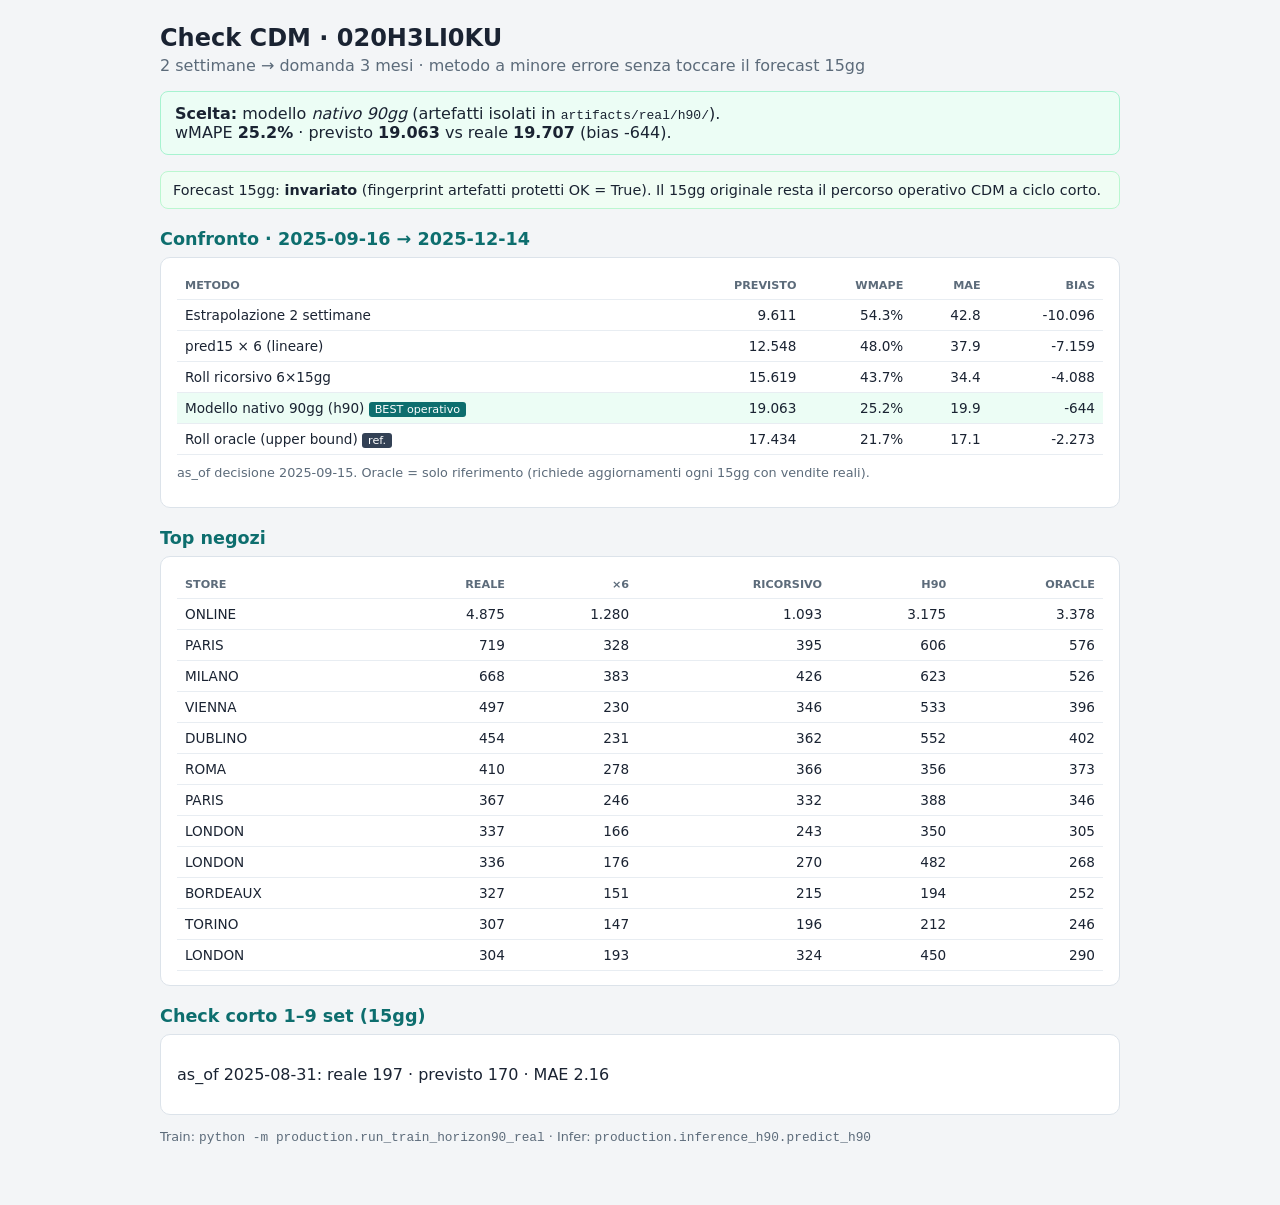
<file: reports/cdm_check_020H3LI0KU_preview.html>
<!DOCTYPE html>
<html lang="it"><head><meta charset="utf-8"/><meta name="viewport" content="width=device-width,initial-scale=1"/>
<title>CDM 020H3LI0KU · h90 nativo</title>
<style>
body{margin:0;font-family:system-ui,-apple-system,sans-serif;background:#f3f5f7;color:#1a2332}
.wrap{max-width:960px;margin:0 auto;padding:24px 16px 48px}
h1{font-size:1.5rem;margin:0 0 4px} h2{font-size:1.1rem;margin:20px 0 8px;color:#0d6e6e}
.sub{color:#5c6b7a;margin:0 0 16px}
.info{background:#ecfdf5;border:1px solid #a7f3d0;padding:12px 14px;border-radius:8px;margin-bottom:16px}
.ok{background:#f0fdf4;border:1px solid #bbf7d0;padding:10px 12px;border-radius:8px;margin-bottom:16px;font-size:.9rem}
.panel{background:#fff;border:1px solid #dce3ea;border-radius:10px;padding:14px 16px;margin-bottom:14px}
table{width:100%;border-collapse:collapse;font-size:.85rem}
th,td{padding:7px 8px;border-bottom:1px solid #e8edf2;text-align:left}
th{font-size:.7rem;text-transform:uppercase;color:#5c6b7a}
.num{text-align:right;font-variant-numeric:tabular-nums}
.foot{color:#5c6b7a;font-size:.8rem;margin-top:10px}
</style></head><body><div class="wrap">
<h1>Check CDM · 020H3LI0KU</h1>
<p class="sub">2 settimane → domanda 3 mesi · metodo a minore errore senza toccare il forecast 15gg</p>
<div class="info"><strong>Scelta:</strong> modello <em>nativo 90gg</em> (artefatti isolati in <code>artifacts/real/h90/</code>).<br/>
wMAPE <b>25.2%</b> · previsto <b>19.063</b> vs reale <b>19.707</b> (bias -644).</div>
<div class="ok">Forecast 15gg: <b>invariato</b> (fingerprint artefatti protetti OK = True). Il 15gg originale resta il percorso operativo CDM a ciclo corto.</div>
<h2>Confronto · 2025-09-16 → 2025-12-14</h2>
<div class="panel"><table>
<thead><tr><th>Metodo</th><th class="num">Previsto</th><th class="num">wMAPE</th><th class="num">MAE</th><th class="num">Bias</th></tr></thead>
<tbody><tr><td>Estrapolazione 2 settimane</td><td class='num'>9.611</td><td class='num'>54.3%</td><td class='num'>42.8</td><td class='num'>-10.096</td></tr>
<tr><td>pred15 × 6 (lineare)</td><td class='num'>12.548</td><td class='num'>48.0%</td><td class='num'>37.9</td><td class='num'>-7.159</td></tr>
<tr><td>Roll ricorsivo 6×15gg</td><td class='num'>15.619</td><td class='num'>43.7%</td><td class='num'>34.4</td><td class='num'>-4.088</td></tr>
<tr style="background:#ecfdf5"><td>Modello nativo 90gg (h90) <span style="background:#0d6e6e;color:#fff;padding:1px 6px;border-radius:3px;font-size:.7rem">BEST operativo</span></td><td class='num'>19.063</td><td class='num'>25.2%</td><td class='num'>19.9</td><td class='num'>-644</td></tr>
<tr><td>Roll oracle (upper bound) <span style="background:#334155;color:#fff;padding:1px 6px;border-radius:3px;font-size:.7rem">ref.</span></td><td class='num'>17.434</td><td class='num'>21.7%</td><td class='num'>17.1</td><td class='num'>-2.273</td></tr></tbody></table>
<p class="foot">as_of decisione 2025-09-15. Oracle = solo riferimento (richiede aggiornamenti ogni 15gg con vendite reali).</p></div>
<h2>Top negozi</h2>
<div class="panel"><table>
<thead><tr><th>Store</th><th class="num">Reale</th><th class="num">×6</th><th class="num">Ricorsivo</th><th class="num">h90</th><th class="num">Oracle</th></tr></thead>
<tbody><tr><td>ONLINE</td><td class='num'>4.875</td><td class='num'>1.280</td><td class='num'>1.093</td><td class='num'>3.175</td><td class='num'>3.378</td></tr>
<tr><td>PARIS</td><td class='num'>719</td><td class='num'>328</td><td class='num'>395</td><td class='num'>606</td><td class='num'>576</td></tr>
<tr><td>MILANO</td><td class='num'>668</td><td class='num'>383</td><td class='num'>426</td><td class='num'>623</td><td class='num'>526</td></tr>
<tr><td>VIENNA</td><td class='num'>497</td><td class='num'>230</td><td class='num'>346</td><td class='num'>533</td><td class='num'>396</td></tr>
<tr><td>DUBLINO</td><td class='num'>454</td><td class='num'>231</td><td class='num'>362</td><td class='num'>552</td><td class='num'>402</td></tr>
<tr><td>ROMA</td><td class='num'>410</td><td class='num'>278</td><td class='num'>366</td><td class='num'>356</td><td class='num'>373</td></tr>
<tr><td>PARIS</td><td class='num'>367</td><td class='num'>246</td><td class='num'>332</td><td class='num'>388</td><td class='num'>346</td></tr>
<tr><td>LONDON</td><td class='num'>337</td><td class='num'>166</td><td class='num'>243</td><td class='num'>350</td><td class='num'>305</td></tr>
<tr><td>LONDON</td><td class='num'>336</td><td class='num'>176</td><td class='num'>270</td><td class='num'>482</td><td class='num'>268</td></tr>
<tr><td>BORDEAUX</td><td class='num'>327</td><td class='num'>151</td><td class='num'>215</td><td class='num'>194</td><td class='num'>252</td></tr>
<tr><td>TORINO</td><td class='num'>307</td><td class='num'>147</td><td class='num'>196</td><td class='num'>212</td><td class='num'>246</td></tr>
<tr><td>LONDON</td><td class='num'>304</td><td class='num'>193</td><td class='num'>324</td><td class='num'>450</td><td class='num'>290</td></tr></tbody></table></div>
<h2>Check corto 1–9 set (15gg)</h2>
<div class="panel"><p>as_of 2025-08-31: reale 197 · previsto 170 · MAE 2.16</p></div>
<p class="foot">Train: <code>python -m production.run_train_horizon90_real</code> · Infer: <code>production.inference_h90.predict_h90</code></p>
</div></body></html>
</file>
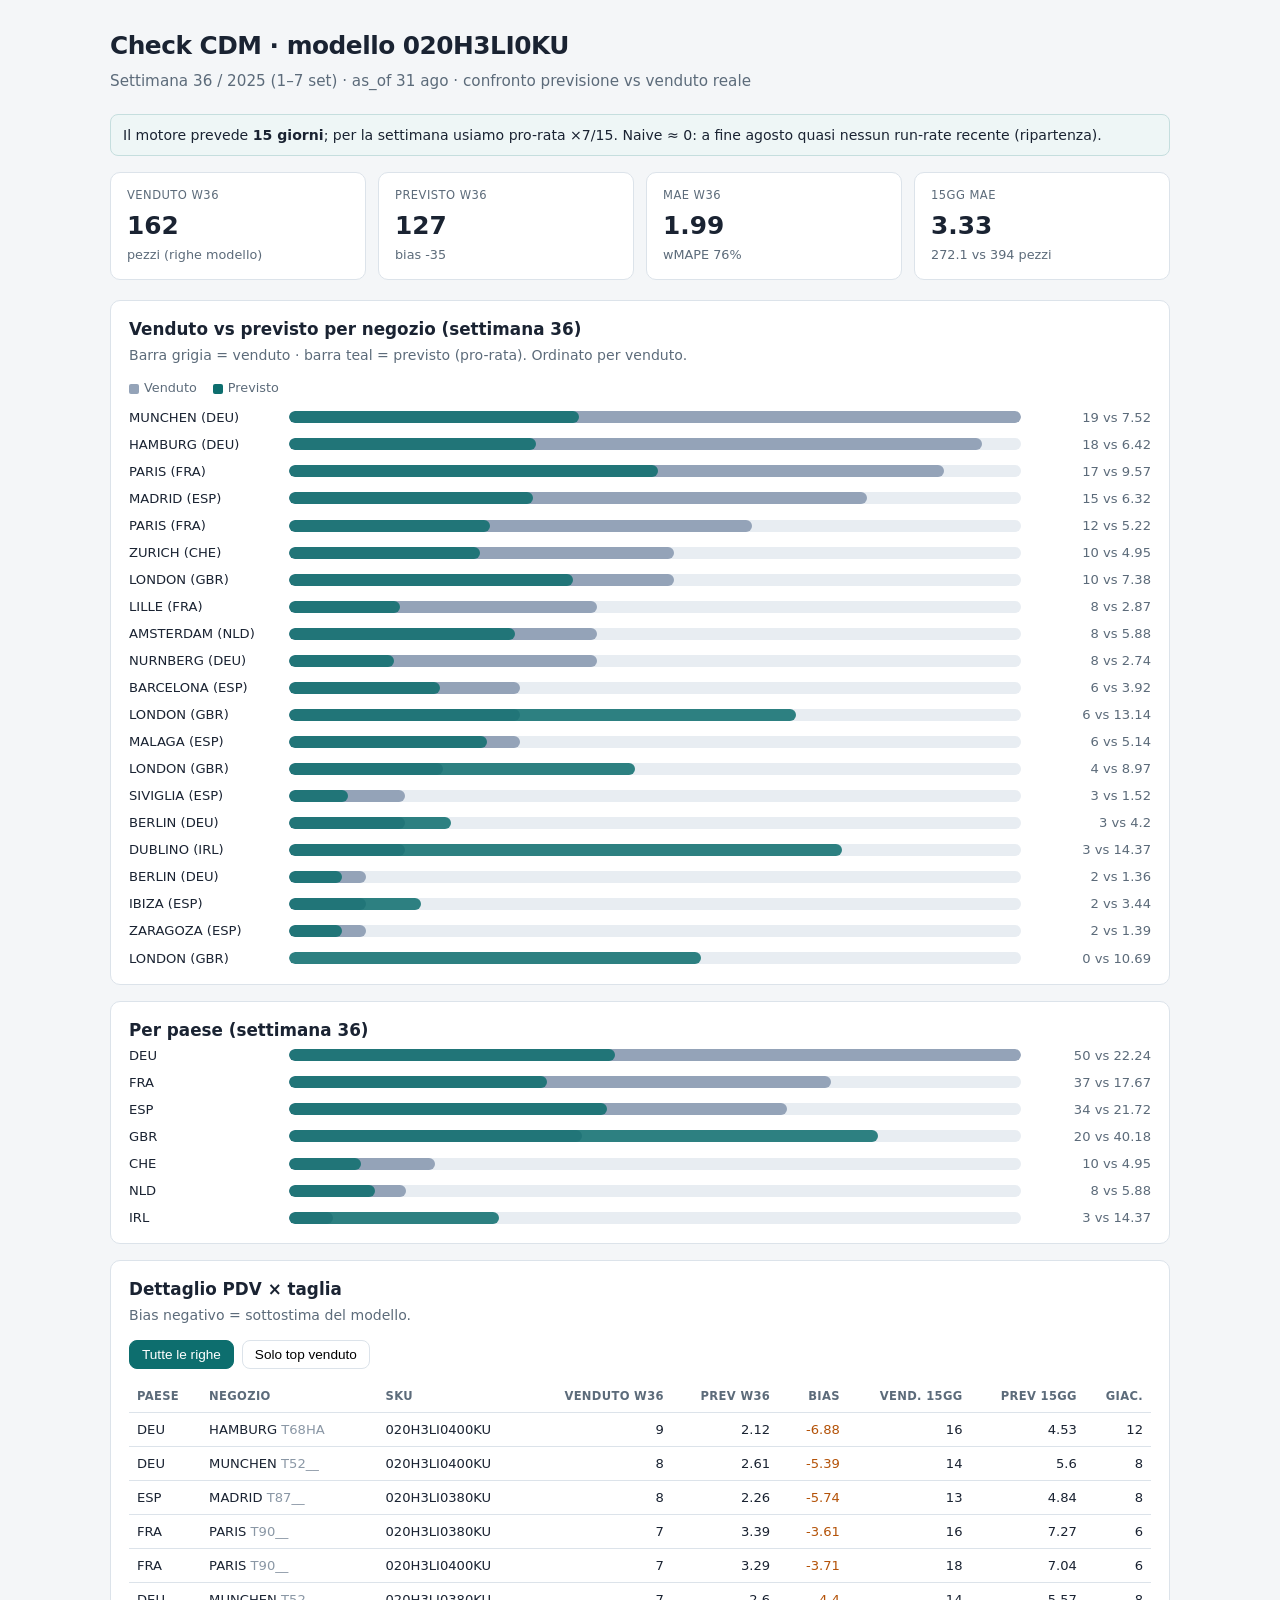
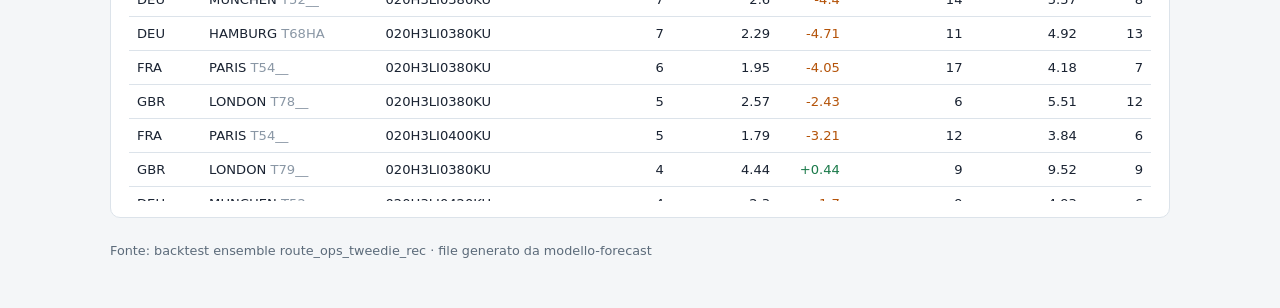
<file: reports/cdm_check_020H3LI0KU_w36.html>
<!DOCTYPE html>
<html lang="it">
<head>
<meta charset="utf-8"/>
<meta name="viewport" content="width=device-width, initial-scale=1"/>
<title>Check CDM · 020H3LI0KU · settimana 36/2025</title>
<style>
:root{--bg:#f4f6f8;--card:#fff;--ink:#1a2332;--muted:#5c6b7a;--line:#dce3ea;--accent:#0d6e6e;--under:#b45309;--good:#1b7a4a;}
*{box-sizing:border-box}
body{margin:0;font-family:"Segoe UI",system-ui,sans-serif;background:var(--bg);color:var(--ink);line-height:1.45}
.wrap{max-width:1100px;margin:0 auto;padding:28px 20px 48px}
h1{font-size:1.55rem;margin:0 0 6px;letter-spacing:-0.02em}
.sub{color:var(--muted);font-size:0.95rem;margin:0 0 22px}
.kpis{display:grid;grid-template-columns:repeat(4,1fr);gap:12px;margin-bottom:20px}
@media(max-width:800px){.kpis{grid-template-columns:1fr 1fr}}
.kpi{background:var(--card);border:1px solid var(--line);border-radius:10px;padding:14px 16px}
.kpi .lbl{font-size:0.72rem;text-transform:uppercase;letter-spacing:.04em;color:var(--muted)}
.kpi .val{font-size:1.55rem;font-weight:650;margin-top:4px;font-variant-numeric:tabular-nums}
.kpi .hint{font-size:0.8rem;color:var(--muted);margin-top:2px}
.panel{background:var(--card);border:1px solid var(--line);border-radius:10px;padding:16px 18px;margin-bottom:16px}
.panel h2{font-size:1.05rem;margin:0 0 4px}
.lead{color:var(--muted);font-size:0.88rem;margin:0 0 14px}
.note{background:#eef6f6;border:1px solid #c5dede;border-radius:8px;padding:10px 12px;font-size:0.88rem;margin-bottom:16px}
.bars{display:flex;flex-direction:column;gap:8px}
.bar-row{display:grid;grid-template-columns:150px 1fr 120px;gap:10px;align-items:center;font-size:0.82rem}
.bar-track{height:12px;background:#e8edf2;border-radius:6px;position:relative;overflow:hidden}
.bar-y{position:absolute;left:0;top:0;bottom:0;background:#94a3b8;border-radius:6px}
.bar-p{position:absolute;left:0;top:0;bottom:0;background:var(--accent);border-radius:6px;opacity:.85}
.nums{text-align:right;font-variant-numeric:tabular-nums;color:var(--muted)}
.legend{display:flex;gap:16px;font-size:0.8rem;color:var(--muted);margin-bottom:10px}
.dot{display:inline-block;width:10px;height:10px;border-radius:2px;margin-right:5px;vertical-align:middle}
table{width:100%;border-collapse:collapse;font-size:0.82rem}
th,td{padding:7px 8px;border-bottom:1px solid var(--line);text-align:left}
th{font-size:0.72rem;text-transform:uppercase;letter-spacing:.03em;color:var(--muted);font-weight:600}
td.num,th.num{text-align:right;font-variant-numeric:tabular-nums}
.neg{color:var(--under)}
.pos{color:var(--good)}
.tabs{display:flex;gap:8px;margin-bottom:12px}
.tab{border:1px solid var(--line);background:#fff;border-radius:8px;padding:6px 12px;cursor:pointer;font-size:0.85rem}
.tab.active{background:var(--accent);color:#fff;border-color:var(--accent)}
.hidden{display:none}
footer{margin-top:24px;font-size:0.8rem;color:var(--muted)}
</style>
</head>
<body>
<div class="wrap">
  <h1>Check CDM · modello 020H3LI0KU</h1>
  <p class="sub">Settimana 36 / 2025 (1–7 set) · as_of 31 ago · confronto previsione vs venduto reale</p>
  <div class="note">
    Il motore prevede <strong>15 giorni</strong>; per la settimana usiamo pro-rata ×7/15.
    Naive ≈ 0: a fine agosto quasi nessun run-rate recente (ripartenza).
  </div>
  <div class="kpis" id="kpis"></div>
  <div class="panel">
    <h2>Venduto vs previsto per negozio (settimana 36)</h2>
    <p class="lead">Barra grigia = venduto · barra teal = previsto (pro-rata). Ordinato per venduto.</p>
    <div class="legend"><span><i class="dot" style="background:#94a3b8"></i>Venduto</span><span><i class="dot" style="background:#0d6e6e"></i>Previsto</span></div>
    <div class="bars" id="bars-store"></div>
  </div>
  <div class="panel">
    <h2>Per paese (settimana 36)</h2>
    <div class="bars" id="bars-country"></div>
  </div>
  <div class="panel">
    <h2>Dettaglio PDV × taglia</h2>
    <p class="lead">Bias negativo = sottostima del modello.</p>
    <div class="tabs">
      <button class="tab active" data-t="all">Tutte le righe</button>
      <button class="tab" data-t="top">Solo top venduto</button>
    </div>
    <div style="overflow:auto;max-height:420px">
      <table>
        <thead id="thead"></thead>
        <tbody id="tbody"></tbody>
      </table>
    </div>
  </div>
  <footer>Fonte: backtest ensemble route_ops_tweedie_rec · file generato da modello-forecast</footer>
</div>
<script>
const DATA = {"summary": {"modello_cdm": "020H3LI0KU", "modello": "020H3LI", "colore": "0KU", "skus": ["020H3LI0360KU", "020H3LI0380KU", "020H3LI0400KU", "020H3LI0420KU"], "as_of": "2025-08-31", "week36": "2025-09-01 → 2025-09-07", "horizon_15d": "2025-09-01 → 2025-09-15", "note": "Il modello prevede 15gg; pred_week36 = pred_15d × 7/15 (pro-rata).", "week36_model": {"n": 62, "sum_y": 162.0, "sum_pred": 127.0, "mae": 1.99, "wmape": 76.0, "bias": -35.0}, "week36_naive": {"n": 62, "sum_y": 162.0, "sum_pred": 0.0, "mae": 2.61, "wmape": 100.0, "bias": -162.0}, "h15_model": {"n": 62, "sum_y": 394.0, "sum_pred": 272.1, "mae": 3.33, "wmape": 52.4, "bias": -121.9}, "h15_naive": {"n": 62, "sum_y": 394.0, "sum_pred": 0.0, "mae": 6.35, "wmape": 100.0, "bias": -394.0}}, "by_store": [{"country": "DEU", "pdv_id": "T52__", "store": "MUNCHEN", "y_w": 19.0, "p_w": 7.52, "y15": 37.0, "p15": 16.1, "err": 11.48, "bias": -11.48}, {"country": "DEU", "pdv_id": "T68HA", "store": "HAMBURG", "y_w": 18.0, "p_w": 6.42, "y15": 29.0, "p15": 13.76, "err": 11.58, "bias": -11.58}, {"country": "FRA", "pdv_id": "T90__", "store": "PARIS", "y_w": 17.0, "p_w": 9.57, "y15": 41.0, "p15": 20.51, "err": 7.43, "bias": -7.43}, {"country": "ESP", "pdv_id": "T87__", "store": "MADRID", "y_w": 15.0, "p_w": 6.32, "y15": 28.0, "p15": 13.54, "err": 8.68, "bias": -8.68}, {"country": "FRA", "pdv_id": "T54__", "store": "PARIS", "y_w": 12.0, "p_w": 5.22, "y15": 30.0, "p15": 11.19, "err": 6.78, "bias": -6.78}, {"country": "CHE", "pdv_id": "T65ZU", "store": "ZURICH", "y_w": 10.0, "p_w": 4.95, "y15": 14.0, "p15": 10.6, "err": 5.05, "bias": -5.05}, {"country": "GBR", "pdv_id": "T78__", "store": "LONDON", "y_w": 10.0, "p_w": 7.38, "y15": 19.0, "p15": 15.82, "err": 2.62, "bias": -2.62}, {"country": "FRA", "pdv_id": "T95__", "store": "LILLE", "y_w": 8.0, "p_w": 2.87, "y15": 15.0, "p15": 6.15, "err": 5.13, "bias": -5.13}, {"country": "NLD", "pdv_id": "T49__", "store": "AMSTERDAM", "y_w": 8.0, "p_w": 5.88, "y15": 10.0, "p15": 12.59, "err": 2.12, "bias": -2.12}, {"country": "DEU", "pdv_id": "T64NU", "store": "NURNBERG", "y_w": 8.0, "p_w": 2.74, "y15": 17.0, "p15": 5.86, "err": 5.26, "bias": -5.26}, {"country": "ESP", "pdv_id": "T48__", "store": "BARCELONA", "y_w": 6.0, "p_w": 3.92, "y15": 27.0, "p15": 8.39, "err": 2.08, "bias": -2.08}, {"country": "GBR", "pdv_id": "T79__", "store": "LONDON", "y_w": 6.0, "p_w": 13.14, "y15": 19.0, "p15": 28.15, "err": 7.14, "bias": 7.14}, {"country": "ESP", "pdv_id": "T80__", "store": "MALAGA", "y_w": 6.0, "p_w": 5.14, "y15": 10.0, "p15": 11.01, "err": 0.86, "bias": -0.86}, {"country": "GBR", "pdv_id": "T105_", "store": "LONDON", "y_w": 4.0, "p_w": 8.97, "y15": 21.0, "p15": 19.22, "err": 4.97, "bias": 4.97}, {"country": "ESP", "pdv_id": "T77__", "store": "SIVIGLIA", "y_w": 3.0, "p_w": 1.52, "y15": 7.0, "p15": 3.25, "err": 1.48, "bias": -1.48}, {"country": "DEU", "pdv_id": "T83__", "store": "BERLIN", "y_w": 3.0, "p_w": 4.2, "y15": 12.0, "p15": 9.0, "err": 1.2, "bias": 1.2}, {"country": "IRL", "pdv_id": "T116_", "store": "DUBLINO", "y_w": 3.0, "p_w": 14.37, "y15": 25.0, "p15": 30.8, "err": 11.37, "bias": 11.37}, {"country": "DEU", "pdv_id": "T43__", "store": "BERLIN", "y_w": 2.0, "p_w": 1.36, "y15": 7.0, "p15": 2.92, "err": 0.64, "bias": -0.64}, {"country": "ESP", "pdv_id": "T57IB", "store": "IBIZA", "y_w": 2.0, "p_w": 3.44, "y15": 8.0, "p15": 7.37, "err": 1.44, "bias": 1.44}, {"country": "ESP", "pdv_id": "T102_", "store": "ZARAGOZA", "y_w": 2.0, "p_w": 1.39, "y15": 7.0, "p15": 2.98, "err": 0.61, "bias": -0.61}, {"country": "GBR", "pdv_id": "T73__", "store": "LONDON", "y_w": 0.0, "p_w": 10.69, "y15": 11.0, "p15": 22.91, "err": 10.69, "bias": 10.69}], "by_country": [{"country": "DEU", "y_w": 50.0, "p_w": 22.24, "y15": 102.0, "p15": 47.65, "n": 15, "err": 27.76}, {"country": "FRA", "y_w": 37.0, "p_w": 17.67, "y15": 86.0, "p15": 37.86, "n": 9, "err": 19.33}, {"country": "ESP", "y_w": 34.0, "p_w": 21.72, "y15": 87.0, "p15": 46.54, "n": 18, "err": 12.28}, {"country": "GBR", "y_w": 20.0, "p_w": 40.18, "y15": 70.0, "p15": 86.1, "n": 11, "err": 20.18}, {"country": "CHE", "y_w": 10.0, "p_w": 4.95, "y15": 14.0, "p15": 10.6, "n": 3, "err": 5.05}, {"country": "NLD", "y_w": 8.0, "p_w": 5.88, "y15": 10.0, "p15": 12.59, "n": 3, "err": 2.12}, {"country": "IRL", "y_w": 3.0, "p_w": 14.37, "y15": 25.0, "p15": 30.8, "n": 3, "err": 11.37}], "all": [{"country": "DEU", "pdv_id": "T68HA", "store": "HAMBURG", "sku_id": "020H3LI0400KU", "pred_week36": 2.12, "y_week36": 9.0, "naive_week36": 0.0, "pred_15d": 4.53, "y_15d_true": 16.0, "naive_15d": 0.0, "pred_p80": 6.45, "giacenza": 12.0, "run_rate_14d": 0.0, "err": 6.88, "bias": -6.88}, {"country": "DEU", "pdv_id": "T52__", "store": "MUNCHEN", "sku_id": "020H3LI0400KU", "pred_week36": 2.61, "y_week36": 8.0, "naive_week36": 0.0, "pred_15d": 5.6, "y_15d_true": 14.0, "naive_15d": 0.0, "pred_p80": 7.19, "giacenza": 8.0, "run_rate_14d": 0.0, "err": 5.39, "bias": -5.39}, {"country": "ESP", "pdv_id": "T87__", "store": "MADRID", "sku_id": "020H3LI0380KU", "pred_week36": 2.26, "y_week36": 8.0, "naive_week36": 0.0, "pred_15d": 4.84, "y_15d_true": 13.0, "naive_15d": 0.0, "pred_p80": 6.44, "giacenza": 8.0, "run_rate_14d": 0.0, "err": 5.74, "bias": -5.74}, {"country": "FRA", "pdv_id": "T90__", "store": "PARIS", "sku_id": "020H3LI0380KU", "pred_week36": 3.39, "y_week36": 7.0, "naive_week36": 0.0, "pred_15d": 7.27, "y_15d_true": 16.0, "naive_15d": 0.0, "pred_p80": 9.42, "giacenza": 6.0, "run_rate_14d": 0.0, "err": 3.61, "bias": -3.61}, {"country": "FRA", "pdv_id": "T90__", "store": "PARIS", "sku_id": "020H3LI0400KU", "pred_week36": 3.29, "y_week36": 7.0, "naive_week36": 0.0, "pred_15d": 7.04, "y_15d_true": 18.0, "naive_15d": 0.0, "pred_p80": 9.38, "giacenza": 6.0, "run_rate_14d": 0.0, "err": 3.71, "bias": -3.71}, {"country": "DEU", "pdv_id": "T52__", "store": "MUNCHEN", "sku_id": "020H3LI0380KU", "pred_week36": 2.6, "y_week36": 7.0, "naive_week36": 0.0, "pred_15d": 5.57, "y_15d_true": 14.0, "naive_15d": 0.0, "pred_p80": 7.2, "giacenza": 8.0, "run_rate_14d": 0.0, "err": 4.4, "bias": -4.4}, {"country": "DEU", "pdv_id": "T68HA", "store": "HAMBURG", "sku_id": "020H3LI0380KU", "pred_week36": 2.29, "y_week36": 7.0, "naive_week36": 0.0, "pred_15d": 4.92, "y_15d_true": 11.0, "naive_15d": 0.0, "pred_p80": 6.62, "giacenza": 13.0, "run_rate_14d": 0.0, "err": 4.71, "bias": -4.71}, {"country": "FRA", "pdv_id": "T54__", "store": "PARIS", "sku_id": "020H3LI0380KU", "pred_week36": 1.95, "y_week36": 6.0, "naive_week36": 0.0, "pred_15d": 4.18, "y_15d_true": 17.0, "naive_15d": 0.0, "pred_p80": 5.98, "giacenza": 7.0, "run_rate_14d": 0.0, "err": 4.05, "bias": -4.05}, {"country": "GBR", "pdv_id": "T78__", "store": "LONDON", "sku_id": "020H3LI0380KU", "pred_week36": 2.57, "y_week36": 5.0, "naive_week36": 0.0, "pred_15d": 5.51, "y_15d_true": 6.0, "naive_15d": 0.0, "pred_p80": 7.46, "giacenza": 12.0, "run_rate_14d": 0.0, "err": 2.43, "bias": -2.43}, {"country": "FRA", "pdv_id": "T54__", "store": "PARIS", "sku_id": "020H3LI0400KU", "pred_week36": 1.79, "y_week36": 5.0, "naive_week36": 0.0, "pred_15d": 3.84, "y_15d_true": 12.0, "naive_15d": 0.0, "pred_p80": 5.64, "giacenza": 6.0, "run_rate_14d": 0.0, "err": 3.21, "bias": -3.21}, {"country": "GBR", "pdv_id": "T79__", "store": "LONDON", "sku_id": "020H3LI0380KU", "pred_week36": 4.44, "y_week36": 4.0, "naive_week36": 0.0, "pred_15d": 9.52, "y_15d_true": 9.0, "naive_15d": 0.0, "pred_p80": 12.04, "giacenza": 9.0, "run_rate_14d": 0.0, "err": 0.44, "bias": 0.44}, {"country": "DEU", "pdv_id": "T52__", "store": "MUNCHEN", "sku_id": "020H3LI0420KU", "pred_week36": 2.3, "y_week36": 4.0, "naive_week36": 0.0, "pred_15d": 4.93, "y_15d_true": 9.0, "naive_15d": 0.0, "pred_p80": 6.24, "giacenza": 6.0, "run_rate_14d": 0.0, "err": 1.7, "bias": -1.7}, {"country": "ESP", "pdv_id": "T87__", "store": "MADRID", "sku_id": "020H3LI0400KU", "pred_week36": 2.14, "y_week36": 4.0, "naive_week36": 0.0, "pred_15d": 4.58, "y_15d_true": 8.0, "naive_15d": 0.0, "pred_p80": 6.34, "giacenza": 8.0, "run_rate_14d": 0.0, "err": 1.86, "bias": -1.86}, {"country": "NLD", "pdv_id": "T49__", "store": "AMSTERDAM", "sku_id": "020H3LI0380KU", "pred_week36": 2.03, "y_week36": 4.0, "naive_week36": 0.0, "pred_15d": 4.36, "y_15d_true": 4.0, "naive_15d": 0.0, "pred_p80": 6.17, "giacenza": 5.0, "run_rate_14d": 0.0, "err": 1.97, "bias": -1.97}, {"country": "ESP", "pdv_id": "T80__", "store": "MALAGA", "sku_id": "020H3LI0380KU", "pred_week36": 1.8, "y_week36": 4.0, "naive_week36": 0.0, "pred_15d": 3.87, "y_15d_true": 4.0, "naive_15d": 0.0, "pred_p80": 5.35, "giacenza": 5.0, "run_rate_14d": 0.0, "err": 2.2, "bias": -2.2}, {"country": "CHE", "pdv_id": "T65ZU", "store": "ZURICH", "sku_id": "020H3LI0400KU", "pred_week36": 1.67, "y_week36": 4.0, "naive_week36": 0.0, "pred_15d": 3.59, "y_15d_true": 6.0, "naive_15d": 0.0, "pred_p80": 5.33, "giacenza": 4.0, "run_rate_14d": 0.0, "err": 2.33, "bias": -2.33}, {"country": "DEU", "pdv_id": "T64NU", "store": "NURNBERG", "sku_id": "020H3LI0400KU", "pred_week36": 0.94, "y_week36": 4.0, "naive_week36": 0.0, "pred_15d": 2.02, "y_15d_true": 6.0, "naive_15d": 0.0, "pred_p80": 3.21, "giacenza": 5.0, "run_rate_14d": 0.0, "err": 3.06, "bias": -3.06}, {"country": "FRA", "pdv_id": "T90__", "store": "PARIS", "sku_id": "020H3LI0420KU", "pred_week36": 2.89, "y_week36": 3.0, "naive_week36": 0.0, "pred_15d": 6.2, "y_15d_true": 7.0, "naive_15d": 0.0, "pred_p80": 8.36, "giacenza": 4.0, "run_rate_14d": 0.0, "err": 0.11, "bias": -0.11}, {"country": "GBR", "pdv_id": "T78__", "store": "LONDON", "sku_id": "020H3LI0400KU", "pred_week36": 2.48, "y_week36": 3.0, "naive_week36": 0.0, "pred_15d": 5.31, "y_15d_true": 9.0, "naive_15d": 0.0, "pred_p80": 7.35, "giacenza": 13.0, "run_rate_14d": 0.0, "err": 0.52, "bias": -0.52}, {"country": "NLD", "pdv_id": "T49__", "store": "AMSTERDAM", "sku_id": "020H3LI0400KU", "pred_week36": 1.96, "y_week36": 3.0, "naive_week36": 0.0, "pred_15d": 4.2, "y_15d_true": 5.0, "naive_15d": 0.0, "pred_p80": 6.06, "giacenza": 5.0, "run_rate_14d": 0.0, "err": 1.04, "bias": -1.04}, {"country": "ESP", "pdv_id": "T87__", "store": "MADRID", "sku_id": "020H3LI0420KU", "pred_week36": 1.92, "y_week36": 3.0, "naive_week36": 0.0, "pred_15d": 4.11, "y_15d_true": 7.0, "naive_15d": 0.0, "pred_p80": 5.49, "giacenza": 6.0, "run_rate_14d": 0.0, "err": 1.08, "bias": -1.08}, {"country": "CHE", "pdv_id": "T65ZU", "store": "ZURICH", "sku_id": "020H3LI0380KU", "pred_week36": 1.71, "y_week36": 3.0, "naive_week36": 0.0, "pred_15d": 3.65, "y_15d_true": 4.0, "naive_15d": 0.0, "pred_p80": 5.44, "giacenza": 4.0, "run_rate_14d": 0.0, "err": 1.29, "bias": -1.29}, {"country": "CHE", "pdv_id": "T65ZU", "store": "ZURICH", "sku_id": "020H3LI0420KU", "pred_week36": 1.57, "y_week36": 3.0, "naive_week36": 0.0, "pred_15d": 3.36, "y_15d_true": 4.0, "naive_15d": 0.0, "pred_p80": 4.36, "giacenza": 3.0, "run_rate_14d": 0.0, "err": 1.43, "bias": -1.43}, {"country": "DEU", "pdv_id": "T83__", "store": "BERLIN", "sku_id": "020H3LI0400KU", "pred_week36": 1.51, "y_week36": 3.0, "naive_week36": 0.0, "pred_15d": 3.23, "y_15d_true": 6.0, "naive_15d": 0.0, "pred_p80": 4.79, "giacenza": 6.0, "run_rate_14d": 0.0, "err": 1.49, "bias": -1.49}, {"country": "ESP", "pdv_id": "T48__", "store": "BARCELONA", "sku_id": "020H3LI0420KU", "pred_week36": 1.16, "y_week36": 3.0, "naive_week36": 0.0, "pred_15d": 2.49, "y_15d_true": 9.0, "naive_15d": 0.0, "pred_p80": 3.29, "giacenza": 6.0, "run_rate_14d": 0.0, "err": 1.84, "bias": -1.84}, {"country": "DEU", "pdv_id": "T64NU", "store": "NURNBERG", "sku_id": "020H3LI0380KU", "pred_week36": 1.02, "y_week36": 3.0, "naive_week36": 0.0, "pred_15d": 2.18, "y_15d_true": 8.0, "naive_15d": 0.0, "pred_p80": 3.23, "giacenza": 5.0, "run_rate_14d": 0.0, "err": 1.98, "bias": -1.98}, {"country": "FRA", "pdv_id": "T95__", "store": "LILLE", "sku_id": "020H3LI0400KU", "pred_week36": 0.99, "y_week36": 3.0, "naive_week36": 0.0, "pred_15d": 2.11, "y_15d_true": 5.0, "naive_15d": 0.0, "pred_p80": 3.11, "giacenza": 3.0, "run_rate_14d": 0.0, "err": 2.01, "bias": -2.01}, {"country": "FRA", "pdv_id": "T95__", "store": "LILLE", "sku_id": "020H3LI0380KU", "pred_week36": 0.99, "y_week36": 3.0, "naive_week36": 0.0, "pred_15d": 2.11, "y_15d_true": 8.0, "naive_15d": 0.0, "pred_p80": 3.35, "giacenza": 3.0, "run_rate_14d": 0.0, "err": 2.01, "bias": -2.01}, {"country": "IRL", "pdv_id": "T116_", "store": "DUBLINO", "sku_id": "020H3LI0380KU", "pred_week36": 4.93, "y_week36": 2.0, "naive_week36": 0.0, "pred_15d": 10.56, "y_15d_true": 11.0, "naive_15d": 0.0, "pred_p80": 13.31, "giacenza": 12.0, "run_rate_14d": 0.0, "err": 2.93, "bias": 2.93}, {"country": "GBR", "pdv_id": "T105_", "store": "LONDON", "sku_id": "020H3LI0380KU", "pred_week36": 3.07, "y_week36": 2.0, "naive_week36": 0.0, "pred_15d": 6.58, "y_15d_true": 5.0, "naive_15d": 0.0, "pred_p80": 8.29, "giacenza": 9.0, "run_rate_14d": 0.0, "err": 1.07, "bias": 1.07}, {"country": "GBR", "pdv_id": "T78__", "store": "LONDON", "sku_id": "020H3LI0420KU", "pred_week36": 2.33, "y_week36": 2.0, "naive_week36": 0.0, "pred_15d": 4.99, "y_15d_true": 4.0, "naive_15d": 0.0, "pred_p80": 6.62, "giacenza": 8.0, "run_rate_14d": 0.0, "err": 0.33, "bias": 0.33}, {"country": "DEU", "pdv_id": "T68HA", "store": "HAMBURG", "sku_id": "020H3LI0420KU", "pred_week36": 2.01, "y_week36": 2.0, "naive_week36": 0.0, "pred_15d": 4.31, "y_15d_true": 2.0, "naive_15d": 0.0, "pred_p80": 5.9, "giacenza": 10.0, "run_rate_14d": 0.0, "err": 0.01, "bias": 0.01}, {"country": "ESP", "pdv_id": "T48__", "store": "BARCELONA", "sku_id": "020H3LI0400KU", "pred_week36": 1.33, "y_week36": 2.0, "naive_week36": 0.0, "pred_15d": 2.85, "y_15d_true": 9.0, "naive_15d": 0.0, "pred_p80": 4.11, "giacenza": 8.0, "run_rate_14d": 0.0, "err": 0.67, "bias": -0.67}, {"country": "FRA", "pdv_id": "T95__", "store": "LILLE", "sku_id": "020H3LI0420KU", "pred_week36": 0.9, "y_week36": 2.0, "naive_week36": 0.0, "pred_15d": 1.93, "y_15d_true": 2.0, "naive_15d": 0.0, "pred_p80": 2.57, "giacenza": 2.0, "run_rate_14d": 0.0, "err": 1.1, "bias": -1.1}, {"country": "ESP", "pdv_id": "T77__", "store": "SIVIGLIA", "sku_id": "020H3LI0400KU", "pred_week36": 0.52, "y_week36": 2.0, "naive_week36": 0.0, "pred_15d": 1.11, "y_15d_true": 3.0, "naive_15d": 0.0, "pred_p80": 1.68, "giacenza": 2.0, "run_rate_14d": 0.0, "err": 1.48, "bias": -1.48}, {"country": "DEU", "pdv_id": "T43__", "store": "BERLIN", "sku_id": "020H3LI0380KU", "pred_week36": 0.48, "y_week36": 2.0, "naive_week36": 0.0, "pred_15d": 1.03, "y_15d_true": 4.0, "naive_15d": 0.0, "pred_p80": 2.01, "giacenza": 3.0, "run_rate_14d": 0.0, "err": 1.52, "bias": -1.52}, {"country": "ESP", "pdv_id": "T102_", "store": "ZARAGOZA", "sku_id": "020H3LI0380KU", "pred_week36": 0.48, "y_week36": 2.0, "naive_week36": 0.0, "pred_15d": 1.02, "y_15d_true": 4.0, "naive_15d": 0.0, "pred_p80": 1.76, "giacenza": 3.0, "run_rate_14d": 0.0, "err": 1.52, "bias": -1.52}, {"country": "IRL", "pdv_id": "T116_", "store": "DUBLINO", "sku_id": "020H3LI0400KU", "pred_week36": 4.82, "y_week36": 1.0, "naive_week36": 0.0, "pred_15d": 10.34, "y_15d_true": 9.0, "naive_15d": 0.0, "pred_p80": 13.25, "giacenza": 12.0, "run_rate_14d": 0.0, "err": 3.82, "bias": 3.82}, {"country": "GBR", "pdv_id": "T79__", "store": "LONDON", "sku_id": "020H3LI0400KU", "pred_week36": 4.41, "y_week36": 1.0, "naive_week36": 0.0, "pred_15d": 9.44, "y_15d_true": 8.0, "naive_15d": 0.0, "pred_p80": 12.44, "giacenza": 12.0, "run_rate_14d": 0.0, "err": 3.41, "bias": 3.41}, {"country": "GBR", "pdv_id": "T79__", "store": "LONDON", "sku_id": "020H3LI0420KU", "pred_week36": 4.29, "y_week36": 1.0, "naive_week36": 0.0, "pred_15d": 9.2, "y_15d_true": 2.0, "naive_15d": 0.0, "pred_p80": 11.59, "giacenza": 9.0, "run_rate_14d": 0.0, "err": 3.29, "bias": 3.29}, {"country": "GBR", "pdv_id": "T105_", "store": "LONDON", "sku_id": "020H3LI0400KU", "pred_week36": 3.01, "y_week36": 1.0, "naive_week36": 0.0, "pred_15d": 6.45, "y_15d_true": 9.0, "naive_15d": 0.0, "pred_p80": 8.61, "giacenza": 11.0, "run_rate_14d": 0.0, "err": 2.01, "bias": 2.01}, {"country": "GBR", "pdv_id": "T105_", "store": "LONDON", "sku_id": "020H3LI0420KU", "pred_week36": 2.89, "y_week36": 1.0, "naive_week36": 0.0, "pred_15d": 6.19, "y_15d_true": 7.0, "naive_15d": 0.0, "pred_p80": 7.88, "giacenza": 8.0, "run_rate_14d": 0.0, "err": 1.89, "bias": 1.89}, {"country": "NLD", "pdv_id": "T49__", "store": "AMSTERDAM", "sku_id": "020H3LI0420KU", "pred_week36": 1.88, "y_week36": 1.0, "naive_week36": 0.0, "pred_15d": 4.03, "y_15d_true": 1.0, "naive_15d": 0.0, "pred_p80": 5.25, "giacenza": 3.0, "run_rate_14d": 0.0, "err": 0.88, "bias": 0.88}, {"country": "ESP", "pdv_id": "T80__", "store": "MALAGA", "sku_id": "020H3LI0400KU", "pred_week36": 1.72, "y_week36": 1.0, "naive_week36": 0.0, "pred_15d": 3.68, "y_15d_true": 4.0, "naive_15d": 0.0, "pred_p80": 5.32, "giacenza": 5.0, "run_rate_14d": 0.0, "err": 0.72, "bias": 0.72}, {"country": "ESP", "pdv_id": "T80__", "store": "MALAGA", "sku_id": "020H3LI0420KU", "pred_week36": 1.62, "y_week36": 1.0, "naive_week36": 0.0, "pred_15d": 3.46, "y_15d_true": 2.0, "naive_15d": 0.0, "pred_p80": 4.35, "giacenza": 2.0, "run_rate_14d": 0.0, "err": 0.62, "bias": 0.62}, {"country": "FRA", "pdv_id": "T54__", "store": "PARIS", "sku_id": "020H3LI0420KU", "pred_week36": 1.48, "y_week36": 1.0, "naive_week36": 0.0, "pred_15d": 3.17, "y_15d_true": 1.0, "naive_15d": 0.0, "pred_p80": 4.62, "giacenza": 4.0, "run_rate_14d": 0.0, "err": 0.48, "bias": 0.48}, {"country": "ESP", "pdv_id": "T48__", "store": "BARCELONA", "sku_id": "020H3LI0380KU", "pred_week36": 1.42, "y_week36": 1.0, "naive_week36": 0.0, "pred_15d": 3.05, "y_15d_true": 9.0, "naive_15d": 0.0, "pred_p80": 4.37, "giacenza": 8.0, "run_rate_14d": 0.0, "err": 0.42, "bias": 0.42}, {"country": "ESP", "pdv_id": "T57IB", "store": "IBIZA", "sku_id": "020H3LI0380KU", "pred_week36": 1.17, "y_week36": 1.0, "naive_week36": 0.0, "pred_15d": 2.52, "y_15d_true": 3.0, "naive_15d": 0.0, "pred_p80": 3.72, "giacenza": 3.0, "run_rate_14d": 0.0, "err": 0.17, "bias": 0.17}, {"country": "ESP", "pdv_id": "T57IB", "store": "IBIZA", "sku_id": "020H3LI0400KU", "pred_week36": 1.16, "y_week36": 1.0, "naive_week36": 0.0, "pred_15d": 2.49, "y_15d_true": 4.0, "naive_15d": 0.0, "pred_p80": 3.57, "giacenza": 3.0, "run_rate_14d": 0.0, "err": 0.16, "bias": 0.16}, {"country": "DEU", "pdv_id": "T64NU", "store": "NURNBERG", "sku_id": "020H3LI0420KU", "pred_week36": 0.78, "y_week36": 1.0, "naive_week36": 0.0, "pred_15d": 1.66, "y_15d_true": 3.0, "naive_15d": 0.0, "pred_p80": 2.27, "giacenza": 3.0, "run_rate_14d": 0.0, "err": 0.22, "bias": -0.22}, {"country": "ESP", "pdv_id": "T77__", "store": "SIVIGLIA", "sku_id": "020H3LI0380KU", "pred_week36": 0.52, "y_week36": 1.0, "naive_week36": 0.0, "pred_15d": 1.11, "y_15d_true": 4.0, "naive_15d": 0.0, "pred_p80": 1.8, "giacenza": 2.0, "run_rate_14d": 0.0, "err": 0.48, "bias": -0.48}, {"country": "GBR", "pdv_id": "T73__", "store": "LONDON", "sku_id": "020H3LI0400KU", "pred_week36": 5.56, "y_week36": 0.0, "naive_week36": 0.0, "pred_15d": 11.92, "y_15d_true": 8.0, "naive_15d": 0.0, "pred_p80": 14.63, "giacenza": 10.0, "run_rate_14d": 0.0, "err": 5.56, "bias": 5.56}, {"country": "GBR", "pdv_id": "T73__", "store": "LONDON", "sku_id": "020H3LI0420KU", "pred_week36": 5.13, "y_week36": 0.0, "naive_week36": 0.0, "pred_15d": 10.99, "y_15d_true": 3.0, "naive_15d": 0.0, "pred_p80": 13.49, "giacenza": 10.0, "run_rate_14d": 0.0, "err": 5.13, "bias": 5.13}, {"country": "IRL", "pdv_id": "T116_", "store": "DUBLINO", "sku_id": "020H3LI0420KU", "pred_week36": 4.62, "y_week36": 0.0, "naive_week36": 0.0, "pred_15d": 9.9, "y_15d_true": 5.0, "naive_15d": 0.0, "pred_p80": 12.19, "giacenza": 8.0, "run_rate_14d": 0.0, "err": 4.62, "bias": 4.62}, {"country": "DEU", "pdv_id": "T83__", "store": "BERLIN", "sku_id": "020H3LI0380KU", "pred_week36": 1.44, "y_week36": 0.0, "naive_week36": 0.0, "pred_15d": 3.08, "y_15d_true": 4.0, "naive_15d": 0.0, "pred_p80": 4.42, "giacenza": 4.0, "run_rate_14d": 0.0, "err": 1.44, "bias": 1.44}, {"country": "DEU", "pdv_id": "T83__", "store": "BERLIN", "sku_id": "020H3LI0420KU", "pred_week36": 1.26, "y_week36": 0.0, "naive_week36": 0.0, "pred_15d": 2.69, "y_15d_true": 2.0, "naive_15d": 0.0, "pred_p80": 3.55, "giacenza": 3.0, "run_rate_14d": 0.0, "err": 1.26, "bias": 1.26}, {"country": "ESP", "pdv_id": "T57IB", "store": "IBIZA", "sku_id": "020H3LI0420KU", "pred_week36": 1.1, "y_week36": 0.0, "naive_week36": 0.0, "pred_15d": 2.37, "y_15d_true": 1.0, "naive_15d": 0.0, "pred_p80": 3.07, "giacenza": 2.0, "run_rate_14d": 0.0, "err": 1.1, "bias": 1.1}, {"country": "ESP", "pdv_id": "T77__", "store": "SIVIGLIA", "sku_id": "020H3LI0420KU", "pred_week36": 0.48, "y_week36": 0.0, "naive_week36": 0.0, "pred_15d": 1.03, "y_15d_true": 0.0, "naive_15d": 0.0, "pred_p80": 1.42, "giacenza": 1.0, "run_rate_14d": 0.0, "err": 0.48, "bias": 0.48}, {"country": "ESP", "pdv_id": "T102_", "store": "ZARAGOZA", "sku_id": "020H3LI0400KU", "pred_week36": 0.47, "y_week36": 0.0, "naive_week36": 0.0, "pred_15d": 1.01, "y_15d_true": 2.0, "naive_15d": 0.0, "pred_p80": 1.66, "giacenza": 3.0, "run_rate_14d": 0.0, "err": 0.47, "bias": 0.47}, {"country": "DEU", "pdv_id": "T43__", "store": "BERLIN", "sku_id": "020H3LI0400KU", "pred_week36": 0.47, "y_week36": 0.0, "naive_week36": 0.0, "pred_15d": 1.01, "y_15d_true": 1.0, "naive_15d": 0.0, "pred_p80": 1.76, "giacenza": 3.0, "run_rate_14d": 0.0, "err": 0.47, "bias": 0.47}, {"country": "ESP", "pdv_id": "T102_", "store": "ZARAGOZA", "sku_id": "020H3LI0420KU", "pred_week36": 0.44, "y_week36": 0.0, "naive_week36": 0.0, "pred_15d": 0.95, "y_15d_true": 1.0, "naive_15d": 0.0, "pred_p80": 1.34, "giacenza": 2.0, "run_rate_14d": 0.0, "err": 0.44, "bias": 0.44}, {"country": "DEU", "pdv_id": "T43__", "store": "BERLIN", "sku_id": "020H3LI0420KU", "pred_week36": 0.41, "y_week36": 0.0, "naive_week36": 0.0, "pred_15d": 0.89, "y_15d_true": 2.0, "naive_15d": 0.0, "pred_p80": 1.3, "giacenza": 2.0, "run_rate_14d": 0.0, "err": 0.41, "bias": 0.41}]};
const w = DATA.summary.week36_model;
const h = DATA.summary.h15_model;
document.getElementById('kpis').innerHTML = [
  ['Venduto w36', w.sum_y, 'pezzi (righe modello)'],
  ['Previsto w36', w.sum_pred, `bias ${w.bias}`],
  ['MAE w36', w.mae, `wMAPE ${w.wmape}%`],
  ['15gg MAE', h.mae, `${h.sum_pred} vs ${h.sum_y} pezzi`],
].map(([l,v,h]) => `<div class="kpi"><div class="lbl">${l}</div><div class="val">${v}</div><div class="hint">${h}</div></div>`).join('');

function bars(rows, mount, yKey, pKey, labelFn) {
  const max = Math.max(1, ...rows.map(r => Math.max(r[yKey], r[pKey])));
  document.getElementById(mount).innerHTML = rows.map(r => {
    const lab = labelFn(r);
    return `<div class="bar-row"><span title="${lab}">${lab}</span>
      <div class="bar-track">
        <div class="bar-y" style="width:${(100*r[yKey]/max).toFixed(1)}%"></div>
        <div class="bar-p" style="width:${(100*r[pKey]/max).toFixed(1)}%"></div>
      </div>
      <span class="nums">${r[yKey]} vs ${r[pKey]}</span></div>`;
  }).join('');
}
bars(DATA.by_store, 'bars-store', 'y_w', 'p_w', r => `${r.store} (${r.country})`);
bars(DATA.by_country, 'bars-country', 'y_w', 'p_w', r => r.country);

const thead = '<tr><th>Paese</th><th>Negozio</th><th>SKU</th><th class="num">Venduto w36</th><th class="num">Prev w36</th><th class="num">Bias</th><th class="num">Vend. 15gg</th><th class="num">Prev 15gg</th><th class="num">Giac.</th></tr>';
document.getElementById('thead').innerHTML = thead;
function renderTable(mode) {
  const rows = mode === 'top' ? DATA.all.filter(r => r.y_week36 > 0).slice(0, 30) : DATA.all;
  document.getElementById('tbody').innerHTML = rows.map(r => {
    const biasCls = r.bias < 0 ? 'neg' : (r.bias > 0 ? 'pos' : '');
    return `<tr>
      <td>${r.country}</td><td>${r.store} <span style="color:#8a97a5">${r.pdv_id}</span></td><td>${r.sku_id}</td>
      <td class="num">${r.y_week36}</td><td class="num">${r.pred_week36}</td>
      <td class="num ${biasCls}">${r.bias > 0 ? '+' : ''}${r.bias}</td>
      <td class="num">${r.y_15d_true}</td><td class="num">${r.pred_15d}</td>
      <td class="num">${r.giacenza}</td></tr>`;
  }).join('');
}
renderTable('all');
document.querySelectorAll('.tab').forEach(btn => {
  btn.onclick = () => {
    document.querySelectorAll('.tab').forEach(b => b.classList.remove('active'));
    btn.classList.add('active');
    renderTable(btn.dataset.t);
  };
});
</script>
</body>
</html>
</file>
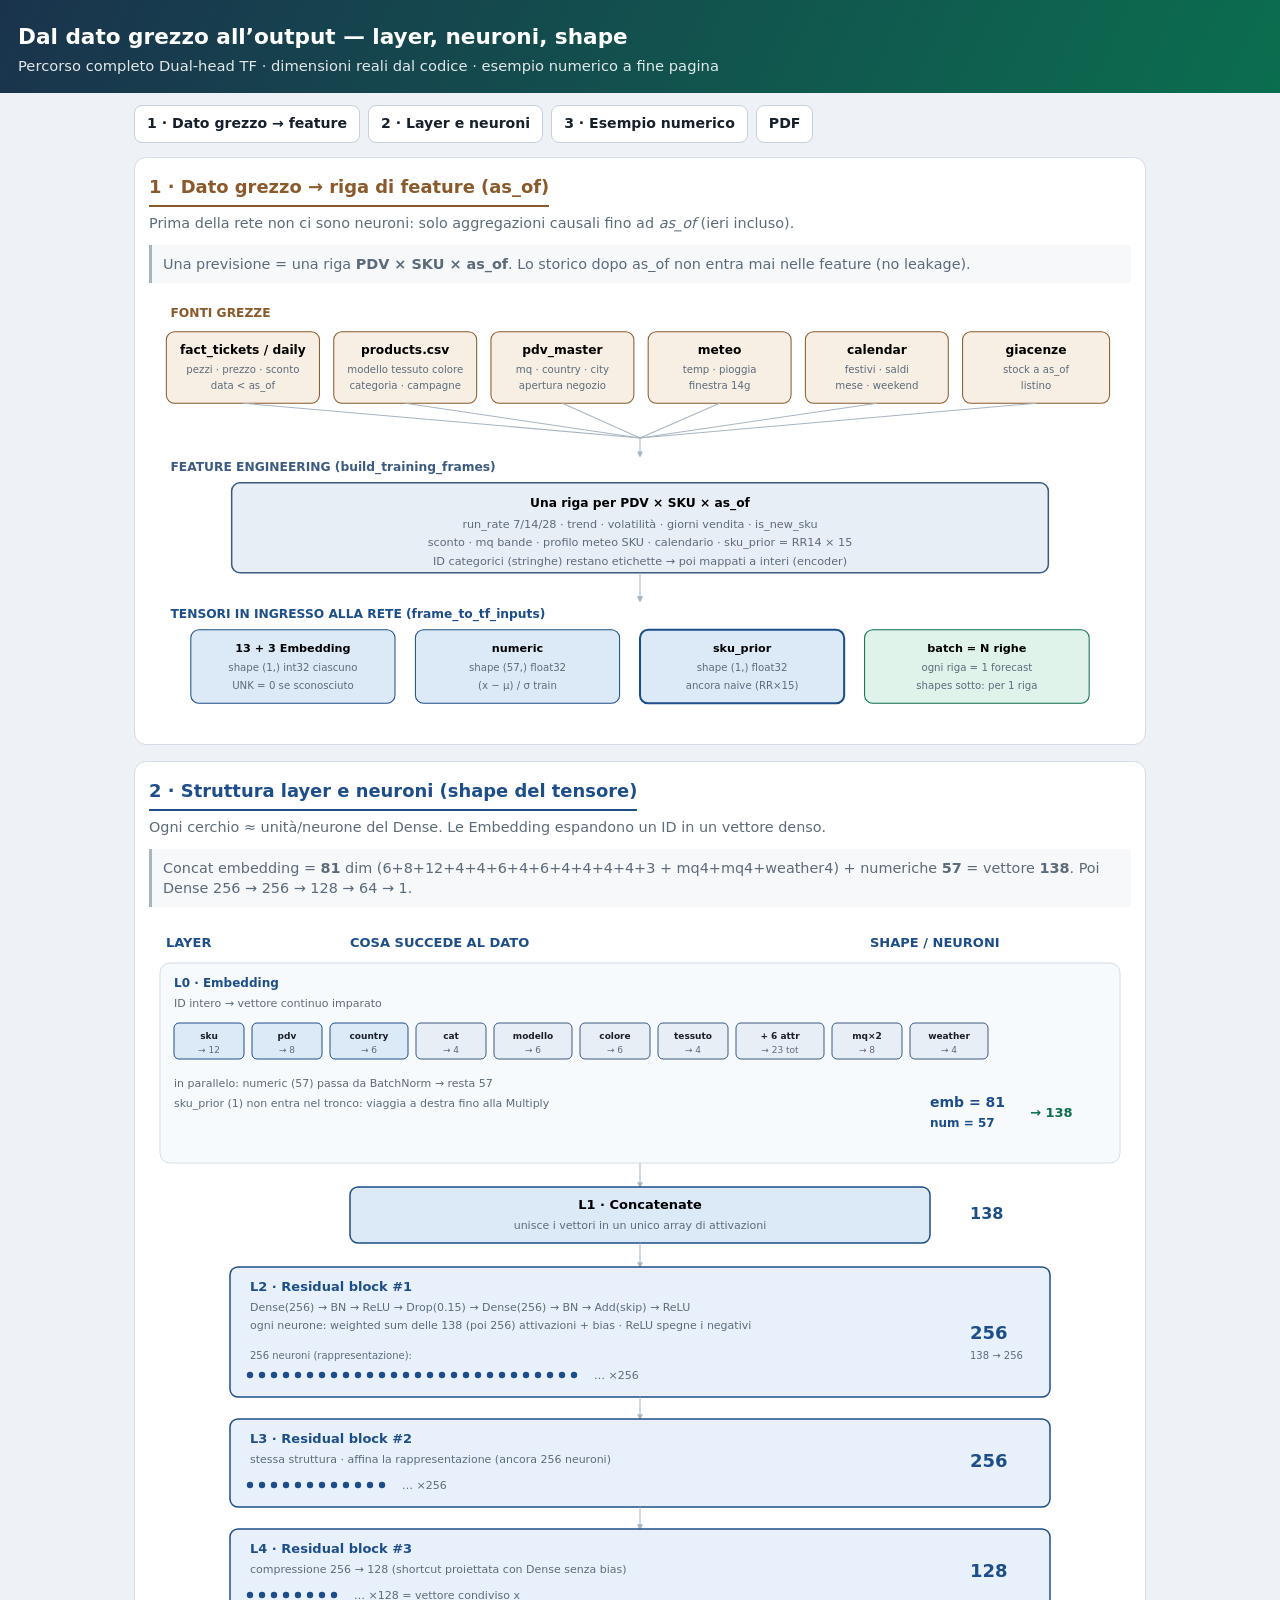
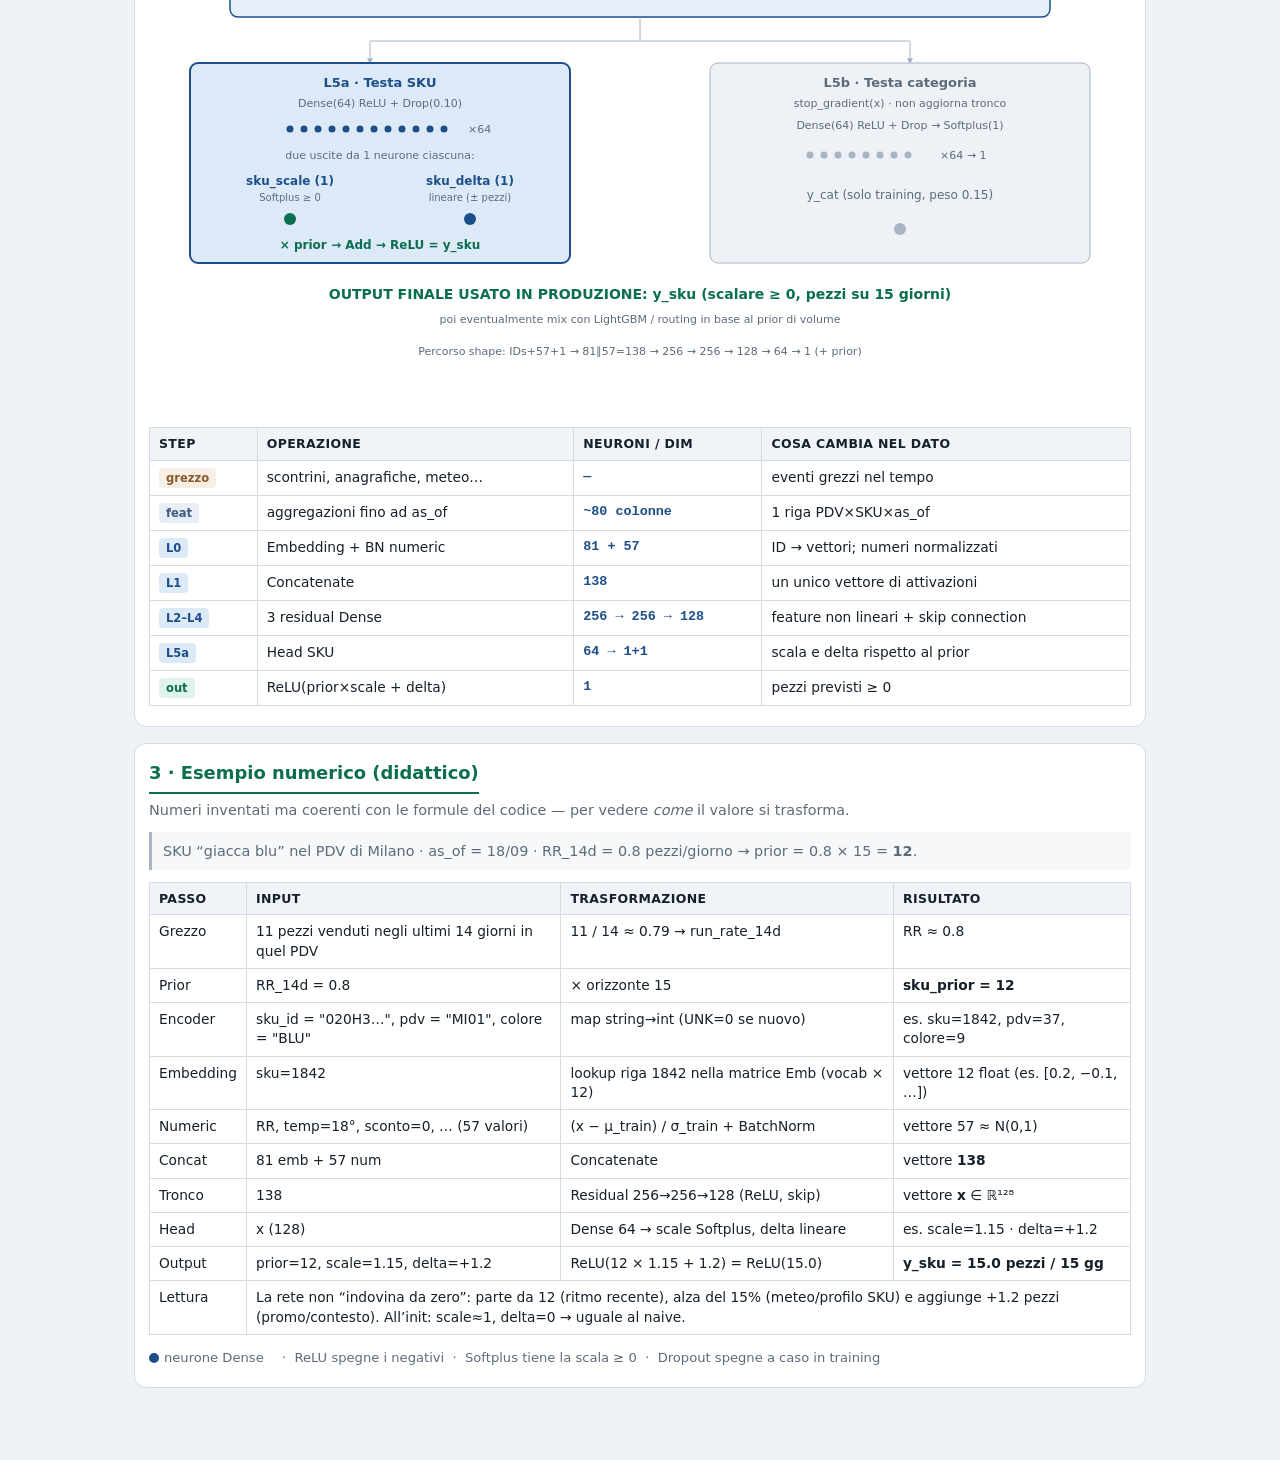
<file: reports/CDM_flusso_dato_neuroni.html>
<!DOCTYPE html>
<html lang="it">
<head>
  <meta charset="utf-8" />
  <meta name="viewport" content="width=device-width, initial-scale=1" />
  <title>Flusso dato grezzo → neuroni → output</title>
  <style>
    :root {
      --bg: #eef1f5;
      --panel: #fff;
      --ink: #15202b;
      --muted: #5c6b7a;
      --line: #a8b4c2;
      --raw: #8a5a2b;
      --raw-bg: #f7efe4;
      --feat: #3d5a80;
      --feat-bg: #e8eef6;
      --nn: #1d4e89;
      --nn-bg: #dceaf8;
      --out: #0b6e4f;
      --out-bg: #dff3eb;
      --neuron: #1d4e89;
    }
    * { box-sizing: border-box; }
    body {
      margin: 0;
      font-family: "IBM Plex Sans", "Segoe UI", system-ui, sans-serif;
      background: var(--bg);
      color: var(--ink);
      line-height: 1.4;
    }
    header {
      background: linear-gradient(115deg, #1a334d, #0b6e4f);
      color: #fff;
      padding: 22px 18px 16px;
    }
    header h1 { margin: 0 0 4px; font-size: 1.35rem; }
    header p { margin: 0; opacity: .88; font-size: .92rem; }
    nav {
      max-width: 1040px; margin: 12px auto 0; padding: 0 14px;
      display: flex; gap: 8px; flex-wrap: wrap;
    }
    nav a {
      background: #fff; color: var(--ink); text-decoration: none;
      border: 1px solid #c5d0db; border-radius: 8px;
      padding: 8px 12px; font-size: .88rem; font-weight: 600;
    }
    .wrap { max-width: 1040px; margin: 0 auto; padding: 14px 14px 56px; }
    section {
      background: var(--panel);
      border: 1px solid #d3dce6;
      border-radius: 12px;
      padding: 16px 14px 20px;
      margin-bottom: 16px;
    }
    h2 {
      margin: 0 0 6px;
      font-size: 1.12rem;
      padding-bottom: 6px;
      border-bottom: 2px solid;
      display: inline-block;
    }
    #raw h2 { border-color: var(--raw); color: var(--raw); }
    #shapes h2 { border-color: var(--nn); color: var(--nn); }
    #example h2 { border-color: var(--out); color: var(--out); }
    .sub { color: var(--muted); font-size: .9rem; margin: 0 0 12px; }
    .hint {
      background: #f6f8fa; border-left: 3px solid var(--line);
      padding: 9px 11px; margin-bottom: 12px; color: var(--muted); font-size: .9rem;
    }
    .diagram { overflow-x: auto; }
    svg { display: block; width: 100%; height: auto; max-width: 980px; margin: 0 auto; }
    table.flow {
      width: 100%; border-collapse: collapse; font-size: .86rem; margin-top: 8px;
    }
    table.flow th, table.flow td {
      border: 1px solid #d3dce6; padding: 7px 9px; text-align: left; vertical-align: top;
    }
    table.flow th { background: #f0f4f8; font-size: .78rem; text-transform: uppercase; letter-spacing: .03em; }
    .tag {
      display: inline-block; font-size: .72rem; font-weight: 700;
      padding: 2px 7px; border-radius: 4px; margin-right: 4px;
    }
    .tag.raw { background: var(--raw-bg); color: var(--raw); }
    .tag.feat { background: var(--feat-bg); color: var(--feat); }
    .tag.nn { background: var(--nn-bg); color: var(--nn); }
    .tag.out { background: var(--out-bg); color: var(--out); }
    .dims { font-family: ui-monospace, Menlo, monospace; font-size: .84rem; color: var(--nn); font-weight: 650; }
    .legend-n {
      display: flex; gap: 14px; flex-wrap: wrap; margin: 8px 0 0; font-size: .82rem; color: var(--muted);
    }
    .legend-n span::before {
      content: ""; display: inline-block; width: 10px; height: 10px; border-radius: 50%;
      background: var(--neuron); margin-right: 5px; vertical-align: -1px;
    }
  </style>
</head>
<body>
  <header>
    <h1>Dal dato grezzo all’output — layer, neuroni, shape</h1>
    <p>Percorso completo Dual-head TF · dimensioni reali dal codice · esempio numerico a fine pagina</p>
  </header>
  <nav>
    <a href="#raw">1 · Dato grezzo → feature</a>
    <a href="#shapes">2 · Layer e neuroni</a>
    <a href="#example">3 · Esempio numerico</a>
    <a href="CDM_flusso_dato_neuroni.pdf">PDF</a>
  </nav>

  <div class="wrap">
    <!-- ========== RAW ========== -->
    <section id="raw">
      <h2>1 · Dato grezzo → riga di feature (as_of)</h2>
      <p class="sub">Prima della rete non ci sono neuroni: solo aggregazioni causali fino ad <em>as_of</em> (ieri incluso).</p>
      <div class="hint">
        Una previsione = una riga <strong>PDV × SKU × as_of</strong>.
        Lo storico dopo as_of non entra mai nelle feature (no leakage).
      </div>
      <div class="diagram">
        <svg viewBox="0 0 960 420" xmlns="http://www.w3.org/2000/svg">
          <defs>
            <marker id="ar" viewBox="0 0 10 10" refX="8" refY="5" markerWidth="6" markerHeight="6" orient="auto-start-reverse">
              <path d="M0 0 L10 5 L0 10 z" fill="#a8b4c2"/>
            </marker>
          </defs>

          <text x="20" y="22" fill="#8a5a2b" font-size="12" font-weight="700">FONTI GREZZE</text>

          <rect x="16" y="36" width="150" height="70" rx="8" fill="#f7efe4" stroke="#8a5a2b"/>
          <text x="91" y="58" text-anchor="middle" font-size="12" font-weight="650">fact_tickets / daily</text>
          <text x="91" y="76" text-anchor="middle" font-size="10" fill="#5c6b7a">pezzi · prezzo · sconto</text>
          <text x="91" y="92" text-anchor="middle" font-size="10" fill="#5c6b7a">data &lt; as_of</text>

          <rect x="180" y="36" width="140" height="70" rx="8" fill="#f7efe4" stroke="#8a5a2b"/>
          <text x="250" y="58" text-anchor="middle" font-size="12" font-weight="650">products.csv</text>
          <text x="250" y="76" text-anchor="middle" font-size="10" fill="#5c6b7a">modello tessuto colore</text>
          <text x="250" y="92" text-anchor="middle" font-size="10" fill="#5c6b7a">categoria · campagne</text>

          <rect x="334" y="36" width="140" height="70" rx="8" fill="#f7efe4" stroke="#8a5a2b"/>
          <text x="404" y="58" text-anchor="middle" font-size="12" font-weight="650">pdv_master</text>
          <text x="404" y="76" text-anchor="middle" font-size="10" fill="#5c6b7a">mq · country · city</text>
          <text x="404" y="92" text-anchor="middle" font-size="10" fill="#5c6b7a">apertura negozio</text>

          <rect x="488" y="36" width="140" height="70" rx="8" fill="#f7efe4" stroke="#8a5a2b"/>
          <text x="558" y="58" text-anchor="middle" font-size="12" font-weight="650">meteo</text>
          <text x="558" y="76" text-anchor="middle" font-size="10" fill="#5c6b7a">temp · pioggia</text>
          <text x="558" y="92" text-anchor="middle" font-size="10" fill="#5c6b7a">finestra 14g</text>

          <rect x="642" y="36" width="140" height="70" rx="8" fill="#f7efe4" stroke="#8a5a2b"/>
          <text x="712" y="58" text-anchor="middle" font-size="12" font-weight="650">calendar</text>
          <text x="712" y="76" text-anchor="middle" font-size="10" fill="#5c6b7a">festivi · saldi</text>
          <text x="712" y="92" text-anchor="middle" font-size="10" fill="#5c6b7a">mese · weekend</text>

          <rect x="796" y="36" width="144" height="70" rx="8" fill="#f7efe4" stroke="#8a5a2b"/>
          <text x="868" y="58" text-anchor="middle" font-size="12" font-weight="650">giacenze</text>
          <text x="868" y="76" text-anchor="middle" font-size="10" fill="#5c6b7a">stock a as_of</text>
          <text x="868" y="92" text-anchor="middle" font-size="10" fill="#5c6b7a">listino</text>

          <line x1="91" y1="106" x2="480" y2="140" stroke="#a8b4c2"/>
          <line x1="250" y1="106" x2="480" y2="140" stroke="#a8b4c2"/>
          <line x1="404" y1="106" x2="480" y2="140" stroke="#a8b4c2"/>
          <line x1="558" y1="106" x2="480" y2="140" stroke="#a8b4c2"/>
          <line x1="712" y1="106" x2="480" y2="140" stroke="#a8b4c2"/>
          <line x1="868" y1="106" x2="480" y2="140" stroke="#a8b4c2"/>
          <line x1="480" y1="140" x2="480" y2="158" stroke="#a8b4c2" marker-end="url(#ar)"/>

          <text x="20" y="172" fill="#3d5a80" font-size="12" font-weight="700">FEATURE ENGINEERING  (build_training_frames)</text>
          <rect x="80" y="184" width="800" height="88" rx="8" fill="#e8eef6" stroke="#3d5a80" stroke-width="1.5"/>
          <text x="480" y="208" text-anchor="middle" font-size="12" font-weight="650">Una riga per PDV × SKU × as_of</text>
          <text x="480" y="228" text-anchor="middle" font-size="11" fill="#5c6b7a">run_rate 7/14/28 · trend · volatilità · giorni vendita · is_new_sku</text>
          <text x="480" y="246" text-anchor="middle" font-size="11" fill="#5c6b7a">sconto · mq bande · profilo meteo SKU · calendario · sku_prior = RR14 × 15</text>
          <text x="480" y="264" text-anchor="middle" font-size="11" fill="#5c6b7a">ID categorici (stringhe) restano etichette → poi mappati a interi (encoder)</text>

          <line x1="480" y1="272" x2="480" y2="300" stroke="#a8b4c2" marker-end="url(#ar)"/>

          <text x="20" y="316" fill="#1d4e89" font-size="12" font-weight="700">TENSORI IN INGRESSO ALLA RETE  (frame_to_tf_inputs)</text>
          <rect x="40" y="328" width="200" height="72" rx="8" fill="#dceaf8" stroke="#1d4e89"/>
          <text x="140" y="350" text-anchor="middle" font-size="11" font-weight="650">13 + 3 Embedding</text>
          <text x="140" y="368" text-anchor="middle" font-size="10" fill="#5c6b7a">shape (1,) int32 ciascuno</text>
          <text x="140" y="386" text-anchor="middle" font-size="10" fill="#5c6b7a">UNK = 0 se sconosciuto</text>

          <rect x="260" y="328" width="200" height="72" rx="8" fill="#dceaf8" stroke="#1d4e89"/>
          <text x="360" y="350" text-anchor="middle" font-size="11" font-weight="650">numeric</text>
          <text x="360" y="368" text-anchor="middle" font-size="10" fill="#5c6b7a">shape (57,) float32</text>
          <text x="360" y="386" text-anchor="middle" font-size="10" fill="#5c6b7a">(x − μ) / σ  train</text>

          <rect x="480" y="328" width="200" height="72" rx="8" fill="#dceaf8" stroke="#1d4e89" stroke-width="2"/>
          <text x="580" y="350" text-anchor="middle" font-size="11" font-weight="650">sku_prior</text>
          <text x="580" y="368" text-anchor="middle" font-size="10" fill="#5c6b7a">shape (1,) float32</text>
          <text x="580" y="386" text-anchor="middle" font-size="10" fill="#5c6b7a">ancora naive (RR×15)</text>

          <rect x="700" y="328" width="220" height="72" rx="8" fill="#dff3eb" stroke="#0b6e4f"/>
          <text x="810" y="350" text-anchor="middle" font-size="11" font-weight="650">batch = N righe</text>
          <text x="810" y="368" text-anchor="middle" font-size="10" fill="#5c6b7a">ogni riga = 1 forecast</text>
          <text x="810" y="386" text-anchor="middle" font-size="10" fill="#5c6b7a">shapes sotto: per 1 riga</text>
        </svg>
      </div>
    </section>

    <!-- ========== SHAPES / NEURONS ========== -->
    <section id="shapes">
      <h2>2 · Struttura layer e neuroni (shape del tensore)</h2>
      <p class="sub">Ogni cerchio ≈ unità/neurone del Dense. Le Embedding espandono un ID in un vettore denso.</p>
      <div class="hint">
        Concat embedding = <strong>81</strong> dim
        (6+8+12+4+4+6+4+6+4+4+4+4+3 + mq4+mq4+weather4) + numeriche <strong>57</strong> = vettore <strong>138</strong>.
        Poi Dense 256 → 256 → 128 → 64 → 1.
      </div>
      <div class="diagram">
        <svg viewBox="0 0 980 1100" xmlns="http://www.w3.org/2000/svg">
          <defs>
            <marker id="a2" viewBox="0 0 10 10" refX="8" refY="5" markerWidth="6" markerHeight="6" orient="auto-start-reverse">
              <path d="M0 0 L10 5 L0 10 z" fill="#a8b4c2"/>
            </marker>
          </defs>

          <!-- Layer labels left -->
          <text x="16" y="28" fill="#1d4e89" font-size="13" font-weight="700">LAYER</text>
          <text x="200" y="28" fill="#1d4e89" font-size="13" font-weight="700">COSA SUCCEDE AL DATO</text>
          <text x="720" y="28" fill="#1d4e89" font-size="13" font-weight="700">SHAPE / NEURONI</text>

          <!-- L0 embeddings detail -->
          <rect x="10" y="44" width="960" height="200" rx="10" fill="#f7fafc" stroke="#d3dce6"/>
          <text x="24" y="68" fill="#1d4e89" font-size="12" font-weight="700">L0 · Embedding</text>
          <text x="24" y="88" fill="#5c6b7a" font-size="11">ID intero → vettore continuo imparato</text>

          <!-- mini emb chips -->
          <g font-size="9" fill="#1a1f27">
            <rect x="24" y="104" width="70" height="36" rx="5" fill="#dceaf8" stroke="#1d4e89"/><text x="59" y="120" text-anchor="middle" font-weight="650">sku</text><text x="59" y="134" text-anchor="middle" fill="#5c6b7a">→ 12</text>
            <rect x="102" y="104" width="70" height="36" rx="5" fill="#dceaf8" stroke="#1d4e89"/><text x="137" y="120" text-anchor="middle" font-weight="650">pdv</text><text x="137" y="134" text-anchor="middle" fill="#5c6b7a">→ 8</text>
            <rect x="180" y="104" width="78" height="36" rx="5" fill="#dceaf8" stroke="#1d4e89"/><text x="219" y="120" text-anchor="middle" font-weight="650">country</text><text x="219" y="134" text-anchor="middle" fill="#5c6b7a">→ 6</text>
            <rect x="266" y="104" width="70" height="36" rx="5" fill="#e8eef6" stroke="#3d5a80"/><text x="301" y="120" text-anchor="middle" font-weight="650">cat</text><text x="301" y="134" text-anchor="middle" fill="#5c6b7a">→ 4</text>
            <rect x="344" y="104" width="78" height="36" rx="5" fill="#e8eef6" stroke="#3d5a80"/><text x="383" y="120" text-anchor="middle" font-weight="650">modello</text><text x="383" y="134" text-anchor="middle" fill="#5c6b7a">→ 6</text>
            <rect x="430" y="104" width="70" height="36" rx="5" fill="#e8eef6" stroke="#3d5a80"/><text x="465" y="120" text-anchor="middle" font-weight="650">colore</text><text x="465" y="134" text-anchor="middle" fill="#5c6b7a">→ 6</text>
            <rect x="508" y="104" width="70" height="36" rx="5" fill="#e8eef6" stroke="#3d5a80"/><text x="543" y="120" text-anchor="middle" font-weight="650">tessuto</text><text x="543" y="134" text-anchor="middle" fill="#5c6b7a">→ 4</text>
            <rect x="586" y="104" width="88" height="36" rx="5" fill="#e8eef6" stroke="#3d5a80"/><text x="630" y="120" text-anchor="middle" font-weight="650">+ 6 attr</text><text x="630" y="134" text-anchor="middle" fill="#5c6b7a">→ 23 tot</text>
            <rect x="682" y="104" width="70" height="36" rx="5" fill="#e8eef6" stroke="#3d5a80"/><text x="717" y="120" text-anchor="middle" font-weight="650">mq×2</text><text x="717" y="134" text-anchor="middle" fill="#5c6b7a">→ 8</text>
            <rect x="760" y="104" width="78" height="36" rx="5" fill="#e8eef6" stroke="#3d5a80"/><text x="799" y="120" text-anchor="middle" font-weight="650">weather</text><text x="799" y="134" text-anchor="middle" fill="#5c6b7a">→ 4</text>
          </g>

          <text x="24" y="168" fill="#5c6b7a" font-size="11">in parallelo: numeric (57) passa da BatchNorm → resta 57</text>
          <text x="24" y="188" fill="#5c6b7a" font-size="11">sku_prior (1) non entra nel tronco: viaggia a destra fino alla Multiply</text>
          <text x="780" y="188" fill="#1d4e89" font-size="14" font-weight="700">emb = 81</text>
          <text x="780" y="208" fill="#1d4e89" font-size="12" font-weight="650">num = 57</text>
          <text x="880" y="198" fill="#0b6e4f" font-size="13" font-weight="700">→ 138</text>

          <!-- Concat -->
          <line x1="490" y1="244" x2="490" y2="268" stroke="#a8b4c2" marker-end="url(#a2)"/>
          <rect x="200" y="268" width="580" height="56" rx="8" fill="#dceaf8" stroke="#1d4e89" stroke-width="1.5"/>
          <text x="490" y="290" text-anchor="middle" font-size="13" font-weight="650">L1 · Concatenate</text>
          <text x="490" y="310" text-anchor="middle" font-size="11" fill="#5c6b7a">unisce i vettori in un unico array di attivazioni</text>
          <text x="820" y="300" fill="#1d4e89" font-size="16" font-weight="700">138</text>

          <!-- Neuron strip helper: draw N circles stylized -->
          <!-- Residual 256 -->
          <line x1="490" y1="324" x2="490" y2="348" stroke="#a8b4c2" marker-end="url(#a2)"/>
          <rect x="80" y="348" width="820" height="130" rx="8" fill="#e8f1fb" stroke="#1d4e89" stroke-width="1.5"/>
          <text x="100" y="372" fill="#1d4e89" font-size="13" font-weight="700">L2 · Residual block #1</text>
          <text x="100" y="392" fill="#5c6b7a" font-size="11">Dense(256) → BN → ReLU → Drop(0.15) → Dense(256) → BN → Add(skip) → ReLU</text>
          <text x="100" y="410" fill="#5c6b7a" font-size="11">ogni neurone:  weighted sum delle 138 (poi 256) attivazioni + bias · ReLU spegne i negativi</text>

          <!-- neuron dots row 256 stylized -->
          <g fill="#1d4e89">
            <!-- show a representative strip -->
            <text x="100" y="440" fill="#5c6b7a" font-size="10">256 neuroni (rappresentazione):</text>
          </g>
          <g fill="#1d4e89">
            <circle cx="100" cy="456" r="3.2"/><circle cx="112" cy="456" r="3.2"/><circle cx="124" cy="456" r="3.2"/><circle cx="136" cy="456" r="3.2"/>
            <circle cx="148" cy="456" r="3.2"/><circle cx="160" cy="456" r="3.2"/><circle cx="172" cy="456" r="3.2"/><circle cx="184" cy="456" r="3.2"/>
            <circle cx="196" cy="456" r="3.2"/><circle cx="208" cy="456" r="3.2"/><circle cx="220" cy="456" r="3.2"/><circle cx="232" cy="456" r="3.2"/>
            <circle cx="244" cy="456" r="3.2"/><circle cx="256" cy="456" r="3.2"/><circle cx="268" cy="456" r="3.2"/><circle cx="280" cy="456" r="3.2"/>
            <circle cx="292" cy="456" r="3.2"/><circle cx="304" cy="456" r="3.2"/><circle cx="316" cy="456" r="3.2"/><circle cx="328" cy="456" r="3.2"/>
            <circle cx="340" cy="456" r="3.2"/><circle cx="352" cy="456" r="3.2"/><circle cx="364" cy="456" r="3.2"/><circle cx="376" cy="456" r="3.2"/>
            <circle cx="388" cy="456" r="3.2"/><circle cx="400" cy="456" r="3.2"/><circle cx="412" cy="456" r="3.2"/><circle cx="424" cy="456" r="3.2"/>
            <text x="444" y="460" fill="#5c6b7a" font-size="11">… ×256</text>
          </g>
          <text x="820" y="420" fill="#1d4e89" font-size="18" font-weight="700">256</text>
          <text x="820" y="440" fill="#5c6b7a" font-size="10">138 → 256</text>

          <!-- Residual 256 #2 -->
          <line x1="490" y1="478" x2="490" y2="500" stroke="#a8b4c2" marker-end="url(#a2)"/>
          <rect x="80" y="500" width="820" height="88" rx="8" fill="#e8f1fb" stroke="#1d4e89" stroke-width="1.5"/>
          <text x="100" y="524" fill="#1d4e89" font-size="13" font-weight="700">L3 · Residual block #2</text>
          <text x="100" y="544" fill="#5c6b7a" font-size="11">stessa struttura · affina la rappresentazione (ancora 256 neuroni)</text>
          <g fill="#1d4e89">
            <circle cx="100" cy="566" r="3.2"/><circle cx="112" cy="566" r="3.2"/><circle cx="124" cy="566" r="3.2"/><circle cx="136" cy="566" r="3.2"/>
            <circle cx="148" cy="566" r="3.2"/><circle cx="160" cy="566" r="3.2"/><circle cx="172" cy="566" r="3.2"/><circle cx="184" cy="566" r="3.2"/>
            <circle cx="196" cy="566" r="3.2"/><circle cx="208" cy="566" r="3.2"/><circle cx="220" cy="566" r="3.2"/><circle cx="232" cy="566" r="3.2"/>
            <text x="252" y="570" fill="#5c6b7a" font-size="11">… ×256</text>
          </g>
          <text x="820" y="548" fill="#1d4e89" font-size="18" font-weight="700">256</text>

          <!-- Residual 128 -->
          <line x1="490" y1="588" x2="490" y2="610" stroke="#a8b4c2" marker-end="url(#a2)"/>
          <rect x="80" y="610" width="820" height="88" rx="8" fill="#e8f1fb" stroke="#1d4e89" stroke-width="1.5"/>
          <text x="100" y="634" fill="#1d4e89" font-size="13" font-weight="700">L4 · Residual block #3</text>
          <text x="100" y="654" fill="#5c6b7a" font-size="11">compressione 256 → 128 (shortcut proiettata con Dense senza bias)</text>
          <g fill="#1d4e89">
            <circle cx="100" cy="676" r="3.2"/><circle cx="112" cy="676" r="3.2"/><circle cx="124" cy="676" r="3.2"/><circle cx="136" cy="676" r="3.2"/>
            <circle cx="148" cy="676" r="3.2"/><circle cx="160" cy="676" r="3.2"/><circle cx="172" cy="676" r="3.2"/><circle cx="184" cy="676" r="3.2"/>
            <text x="204" y="680" fill="#5c6b7a" font-size="11">… ×128  = vettore condiviso x</text>
          </g>
          <text x="820" y="658" fill="#1d4e89" font-size="18" font-weight="700">128</text>

          <!-- Fork -->
          <line x1="490" y1="698" x2="490" y2="722" stroke="#a8b4c2"/>
          <line x1="220" y1="722" x2="760" y2="722" stroke="#a8b4c2"/>
          <line x1="220" y1="722" x2="220" y2="744" stroke="#a8b4c2" marker-end="url(#a2)"/>
          <line x1="760" y1="722" x2="760" y2="744" stroke="#a8b4c2" marker-end="url(#a2)"/>

          <!-- SKU head -->
          <rect x="40" y="744" width="380" height="200" rx="8" fill="#dceaf8" stroke="#1d4e89" stroke-width="2"/>
          <text x="230" y="768" text-anchor="middle" fill="#1d4e89" font-size="13" font-weight="700">L5a · Testa SKU</text>
          <text x="230" y="788" text-anchor="middle" fill="#5c6b7a" font-size="11">Dense(64) ReLU + Drop(0.10)</text>
          <g fill="#1d4e89">
            <circle cx="140" cy="810" r="3.5"/><circle cx="154" cy="810" r="3.5"/><circle cx="168" cy="810" r="3.5"/><circle cx="182" cy="810" r="3.5"/>
            <circle cx="196" cy="810" r="3.5"/><circle cx="210" cy="810" r="3.5"/><circle cx="224" cy="810" r="3.5"/><circle cx="238" cy="810" r="3.5"/>
            <circle cx="252" cy="810" r="3.5"/><circle cx="266" cy="810" r="3.5"/><circle cx="280" cy="810" r="3.5"/><circle cx="294" cy="810" r="3.5"/>
            <text x="318" y="814" fill="#5c6b7a" font-size="11">×64</text>
          </g>
          <text x="230" y="840" text-anchor="middle" fill="#5c6b7a" font-size="11">due uscite da 1 neurone ciascuna:</text>
          <text x="140" y="866" text-anchor="middle" fill="#1d4e89" font-size="12" font-weight="650">sku_scale (1)</text>
          <text x="140" y="882" text-anchor="middle" fill="#5c6b7a" font-size="10">Softplus ≥ 0</text>
          <circle cx="140" cy="900" r="6" fill="#0b6e4f"/>
          <text x="320" y="866" text-anchor="middle" fill="#1d4e89" font-size="12" font-weight="650">sku_delta (1)</text>
          <text x="320" y="882" text-anchor="middle" fill="#5c6b7a" font-size="10">lineare (± pezzi)</text>
          <circle cx="320" cy="900" r="6" fill="#1d4e89"/>
          <text x="230" y="930" text-anchor="middle" fill="#0b6e4f" font-size="12" font-weight="700">× prior  →  Add  →  ReLU  = y_sku</text>

          <!-- CAT head -->
          <rect x="560" y="744" width="380" height="200" rx="8" fill="#eef2f7" stroke="#a8b4c2"/>
          <text x="750" y="768" text-anchor="middle" fill="#5c6b7a" font-size="13" font-weight="700">L5b · Testa categoria</text>
          <text x="750" y="788" text-anchor="middle" fill="#5c6b7a" font-size="11">stop_gradient(x) · non aggiorna tronco</text>
          <text x="750" y="810" text-anchor="middle" fill="#5c6b7a" font-size="11">Dense(64) ReLU + Drop → Softplus(1)</text>
          <g fill="#a8b4c2">
            <circle cx="660" cy="836" r="3.5"/><circle cx="674" cy="836" r="3.5"/><circle cx="688" cy="836" r="3.5"/><circle cx="702" cy="836" r="3.5"/>
            <circle cx="716" cy="836" r="3.5"/><circle cx="730" cy="836" r="3.5"/><circle cx="744" cy="836" r="3.5"/><circle cx="758" cy="836" r="3.5"/>
            <text x="790" y="840" fill="#5c6b7a" font-size="11">×64 → 1</text>
          </g>
          <text x="750" y="880" text-anchor="middle" fill="#5c6b7a" font-size="12">y_cat  (solo training, peso 0.15)</text>
          <circle cx="750" cy="910" r="6" fill="#a8b4c2"/>

          <text x="490" y="980" text-anchor="middle" fill="#0b6e4f" font-size="14" font-weight="700">OUTPUT FINALE USATO IN PRODUZIONE:  y_sku  (scalare ≥ 0, pezzi su 15 giorni)</text>
          <text x="490" y="1004" text-anchor="middle" fill="#5c6b7a" font-size="11">poi eventualmente mix con LightGBM / routing in base al prior di volume</text>
          <text x="490" y="1036" text-anchor="middle" fill="#5c6b7a" font-size="11">Percorso shape:  IDs+57+1  →  81∥57=138  →  256  →  256  →  128  →  64  →  1 (+ prior)</text>
        </svg>
      </div>

      <table class="flow">
        <thead>
          <tr>
            <th>Step</th>
            <th>Operazione</th>
            <th>Neuroni / dim</th>
            <th>Cosa cambia nel dato</th>
          </tr>
        </thead>
        <tbody>
          <tr>
            <td><span class="tag raw">grezzo</span></td>
            <td>scontrini, anagrafiche, meteo…</td>
            <td class="dims">—</td>
            <td>eventi grezzi nel tempo</td>
          </tr>
          <tr>
            <td><span class="tag feat">feat</span></td>
            <td>aggregazioni fino ad as_of</td>
            <td class="dims">~80 colonne</td>
            <td>1 riga PDV×SKU×as_of</td>
          </tr>
          <tr>
            <td><span class="tag nn">L0</span></td>
            <td>Embedding + BN numeric</td>
            <td class="dims">81 + 57</td>
            <td>ID → vettori; numeri normalizzati</td>
          </tr>
          <tr>
            <td><span class="tag nn">L1</span></td>
            <td>Concatenate</td>
            <td class="dims">138</td>
            <td>un unico vettore di attivazioni</td>
          </tr>
          <tr>
            <td><span class="tag nn">L2–L4</span></td>
            <td>3 residual Dense</td>
            <td class="dims">256 → 256 → 128</td>
            <td>feature non lineari + skip connection</td>
          </tr>
          <tr>
            <td><span class="tag nn">L5a</span></td>
            <td>Head SKU</td>
            <td class="dims">64 → 1+1</td>
            <td>scala e delta rispetto al prior</td>
          </tr>
          <tr>
            <td><span class="tag out">out</span></td>
            <td>ReLU(prior×scale + delta)</td>
            <td class="dims">1</td>
            <td>pezzi previsti ≥ 0</td>
          </tr>
        </tbody>
      </table>
    </section>

    <!-- ========== EXAMPLE ========== -->
    <section id="example">
      <h2>3 · Esempio numerico (didattico)</h2>
      <p class="sub">Numeri inventati ma coerenti con le formule del codice — per vedere <em>come</em> il valore si trasforma.</p>
      <div class="hint">
        SKU “giacca blu” nel PDV di Milano · as_of = 18/09 · RR_14d = 0.8 pezzi/giorno → prior = 0.8 × 15 = <strong>12</strong>.
      </div>
      <table class="flow">
        <thead>
          <tr><th>Passo</th><th>Input</th><th>Trasformazione</th><th>Risultato</th></tr>
        </thead>
        <tbody>
          <tr>
            <td>Grezzo</td>
            <td>11 pezzi venduti negli ultimi 14 giorni in quel PDV</td>
            <td>11 / 14 ≈ 0.79 → run_rate_14d</td>
            <td>RR ≈ 0.8</td>
          </tr>
          <tr>
            <td>Prior</td>
            <td>RR_14d = 0.8</td>
            <td>× orizzonte 15</td>
            <td><strong>sku_prior = 12</strong></td>
          </tr>
          <tr>
            <td>Encoder</td>
            <td>sku_id = "020H3…", pdv = "MI01", colore = "BLU"</td>
            <td>map string→int (UNK=0 se nuovo)</td>
            <td>es. sku=1842, pdv=37, colore=9</td>
          </tr>
          <tr>
            <td>Embedding</td>
            <td>sku=1842</td>
            <td>lookup riga 1842 nella matrice Emb (vocab × 12)</td>
            <td>vettore 12 float (es. [0.2, −0.1, …])</td>
          </tr>
          <tr>
            <td>Numeric</td>
            <td>RR, temp=18°, sconto=0, … (57 valori)</td>
            <td>(x − μ_train) / σ_train + BatchNorm</td>
            <td>vettore 57 ≈ N(0,1)</td>
          </tr>
          <tr>
            <td>Concat</td>
            <td>81 emb + 57 num</td>
            <td>Concatenate</td>
            <td>vettore <strong>138</strong></td>
          </tr>
          <tr>
            <td>Tronco</td>
            <td>138</td>
            <td>Residual 256→256→128 (ReLU, skip)</td>
            <td>vettore <strong>x</strong> ∈ ℝ¹²⁸</td>
          </tr>
          <tr>
            <td>Head</td>
            <td>x (128)</td>
            <td>Dense 64 → scale Softplus, delta lineare</td>
            <td>es. scale=1.15 · delta=+1.2</td>
          </tr>
          <tr>
            <td>Output</td>
            <td>prior=12, scale=1.15, delta=+1.2</td>
            <td>ReLU(12 × 1.15 + 1.2) = ReLU(15.0)</td>
            <td><strong>y_sku = 15.0 pezzi / 15 gg</strong></td>
          </tr>
          <tr>
            <td>Lettura</td>
            <td colspan="3">
              La rete non “indovina da zero”: parte da 12 (ritmo recente), alza del 15% (meteo/profilo SKU)
              e aggiunge +1.2 pezzi (promo/contesto). All’init: scale≈1, delta=0 → uguale al naive.
            </td>
          </tr>
        </tbody>
      </table>
      <p class="legend-n" style="margin-top:14px">
        <span>neurone Dense</span>
        &nbsp;·&nbsp; ReLU spegne i negativi &nbsp;·&nbsp; Softplus tiene la scala ≥ 0 &nbsp;·&nbsp; Dropout spegne a caso in training
      </p>
    </section>
  </div>
</body>
</html>
</file>
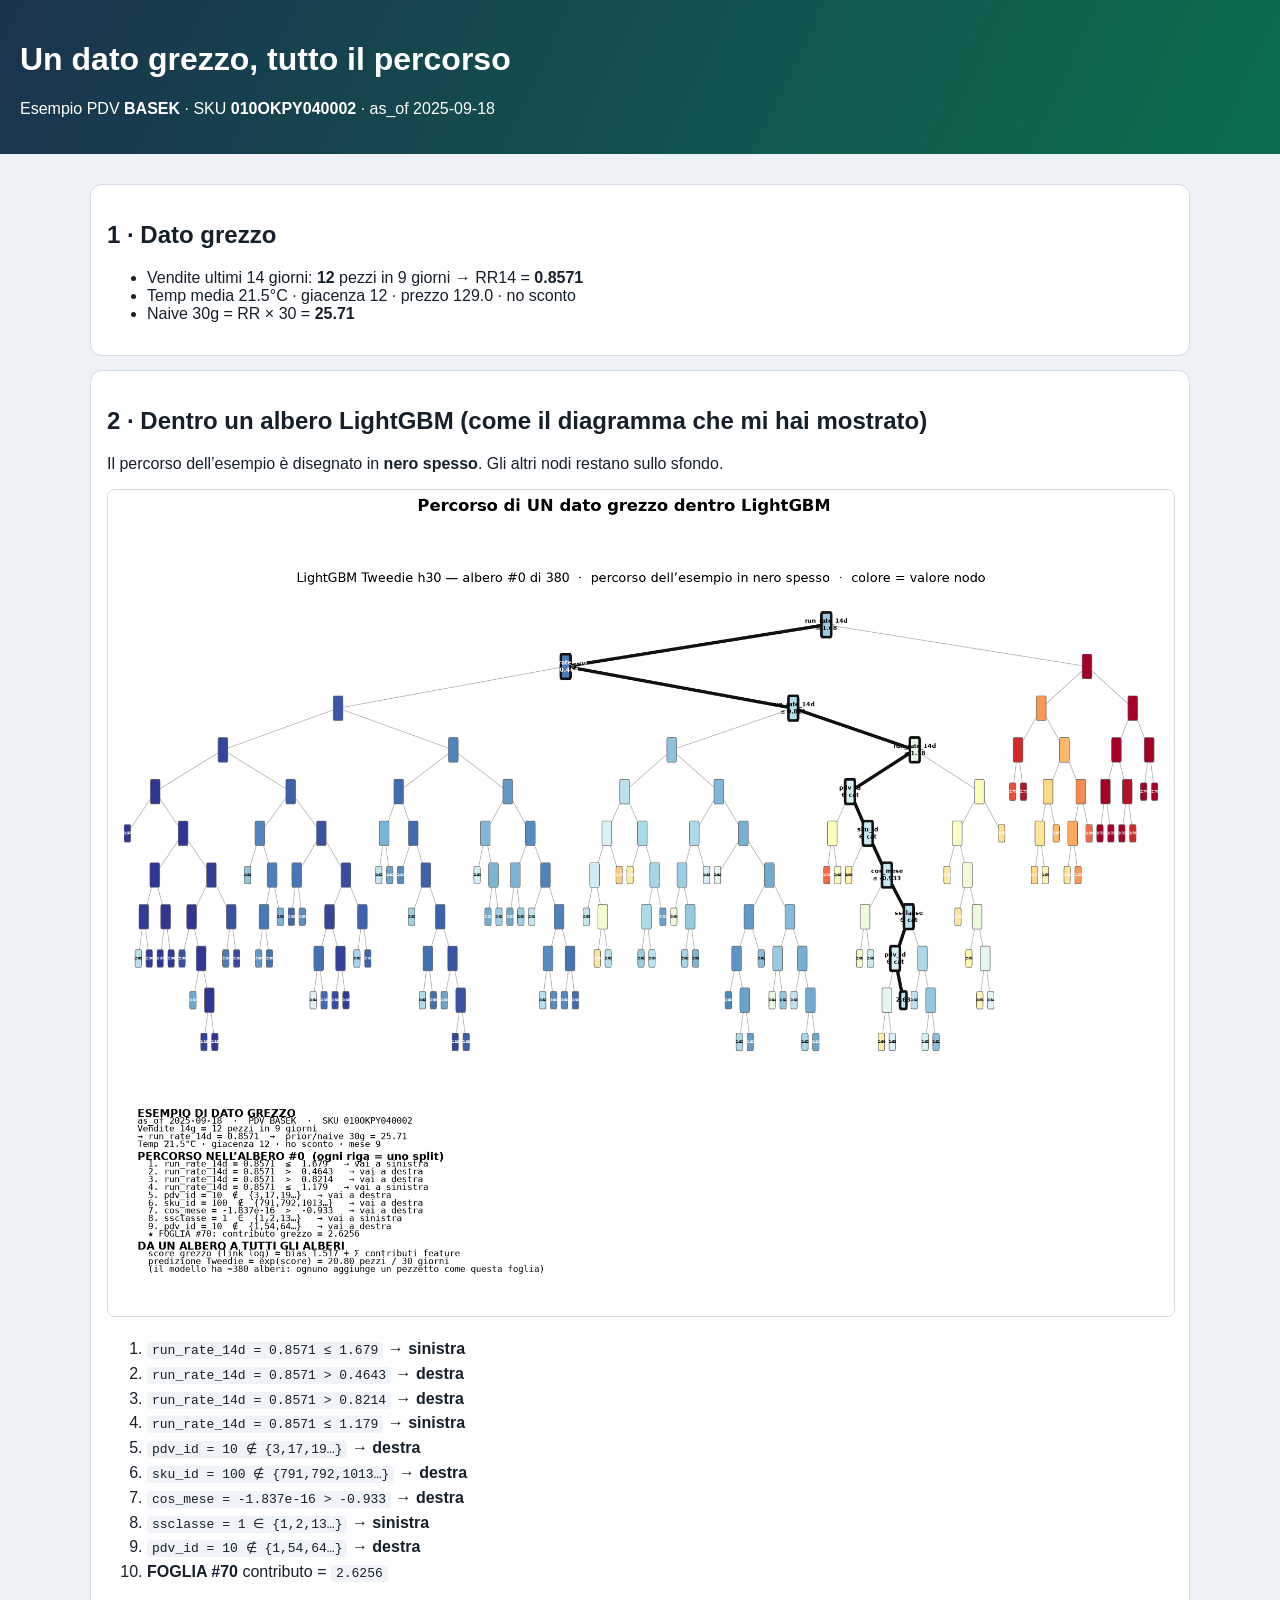
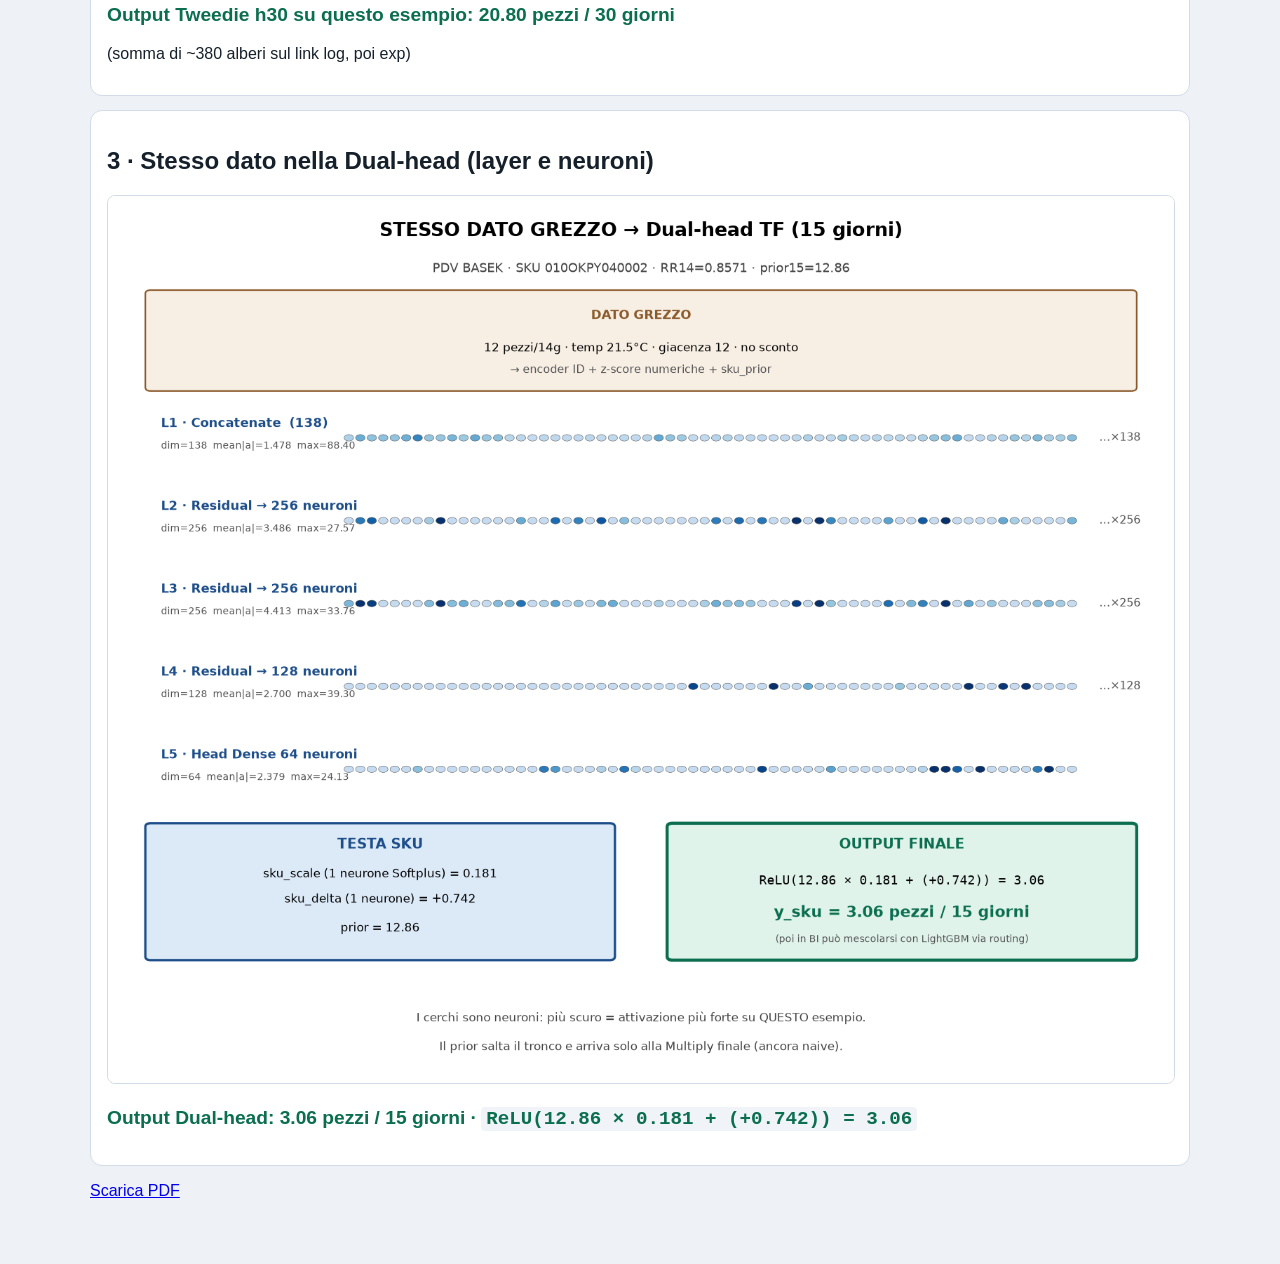
<file: reports/CDM_percorso_esempio_dato.html>
<!DOCTYPE html>
<html lang="it"><head><meta charset="utf-8"/>
<title>Percorso esempio — dato grezzo → output</title>
<style>
 body{font-family:IBM Plex Sans,Segoe UI,sans-serif;margin:0;background:#eef1f5;color:#15202b}
 header{background:linear-gradient(115deg,#1a334d,#0b6e4f);color:#fff;padding:20px}
 .wrap{max-width:1100px;margin:0 auto;padding:16px 16px 48px}
 section{background:#fff;border:1px solid #d3dce6;border-radius:12px;padding:16px;margin:14px 0}
 img{max-width:100%;height:auto;border:1px solid #d3dce6;border-radius:8px}
 code{background:#f0f4f8;padding:1px 5px;border-radius:4px}
 .out{font-size:1.2rem;font-weight:700;color:#0b6e4f}
 ol{line-height:1.55}
</style></head><body>
<header>
<h1>Un dato grezzo, tutto il percorso</h1>
<p>Esempio PDV <b>BASEK</b> · SKU <b>010OKPY040002</b> · as_of 2025-09-18</p>
</header>
<div class="wrap">
<section>
<h2>1 · Dato grezzo</h2>
<ul>
<li>Vendite ultimi 14 giorni: <b>12</b> pezzi in 9 giorni → RR14 = <b>0.8571</b></li>
<li>Temp media 21.5°C · giacenza 12 · prezzo 129.0 · no sconto</li>
<li>Naive 30g = RR × 30 = <b>25.71</b></li>
</ul>
</section>
<section>
<h2>2 · Dentro un albero LightGBM (come il diagramma che mi hai mostrato)</h2>
<p>Il percorso dell’esempio è disegnato in <b>nero spesso</b>. Gli altri nodi restano sullo sfondo.</p>
<img src="CDM_percorso_esempio_lgbm_albero.png" alt="Albero LightGBM con percorso"/>
<ol><li><code>run_rate_14d = 0.8571  ≤  1.679</code> → <b>sinistra</b></li><li><code>run_rate_14d = 0.8571  >  0.4643</code> → <b>destra</b></li><li><code>run_rate_14d = 0.8571  >  0.8214</code> → <b>destra</b></li><li><code>run_rate_14d = 0.8571  ≤  1.179</code> → <b>sinistra</b></li><li><code>pdv_id = 10  ∉  {3,17,19…}</code> → <b>destra</b></li><li><code>sku_id = 100  ∉  {791,792,1013…}</code> → <b>destra</b></li><li><code>cos_mese = -1.837e-16  >  -0.933</code> → <b>destra</b></li><li><code>ssclasse = 1  ∈  {1,2,13…}</code> → <b>sinistra</b></li><li><code>pdv_id = 10  ∉  {1,54,64…}</code> → <b>destra</b></li><li><b>FOGLIA #70</b> contributo = <code>2.6256</code></li></ol>
<p class="out">Output Tweedie h30 su questo esempio: 20.80 pezzi / 30 giorni</p>
<p>(somma di ~380 alberi sul link log, poi exp)</p>
</section>
<section>
<h2>3 · Stesso dato nella Dual-head (layer e neuroni)</h2>
<img src="CDM_percorso_esempio_dualhead_neuroni.png" alt="Flusso neuroni Dual-head"/>
<p class="out">Output Dual-head: 3.06 pezzi / 15 giorni · <code>ReLU(12.86 × 0.181 + (+0.742)) = 3.06</code></p>
</section>
<p><a href="CDM_percorso_esempio_dato.pdf">Scarica PDF</a></p>
</div></body></html>
</file>
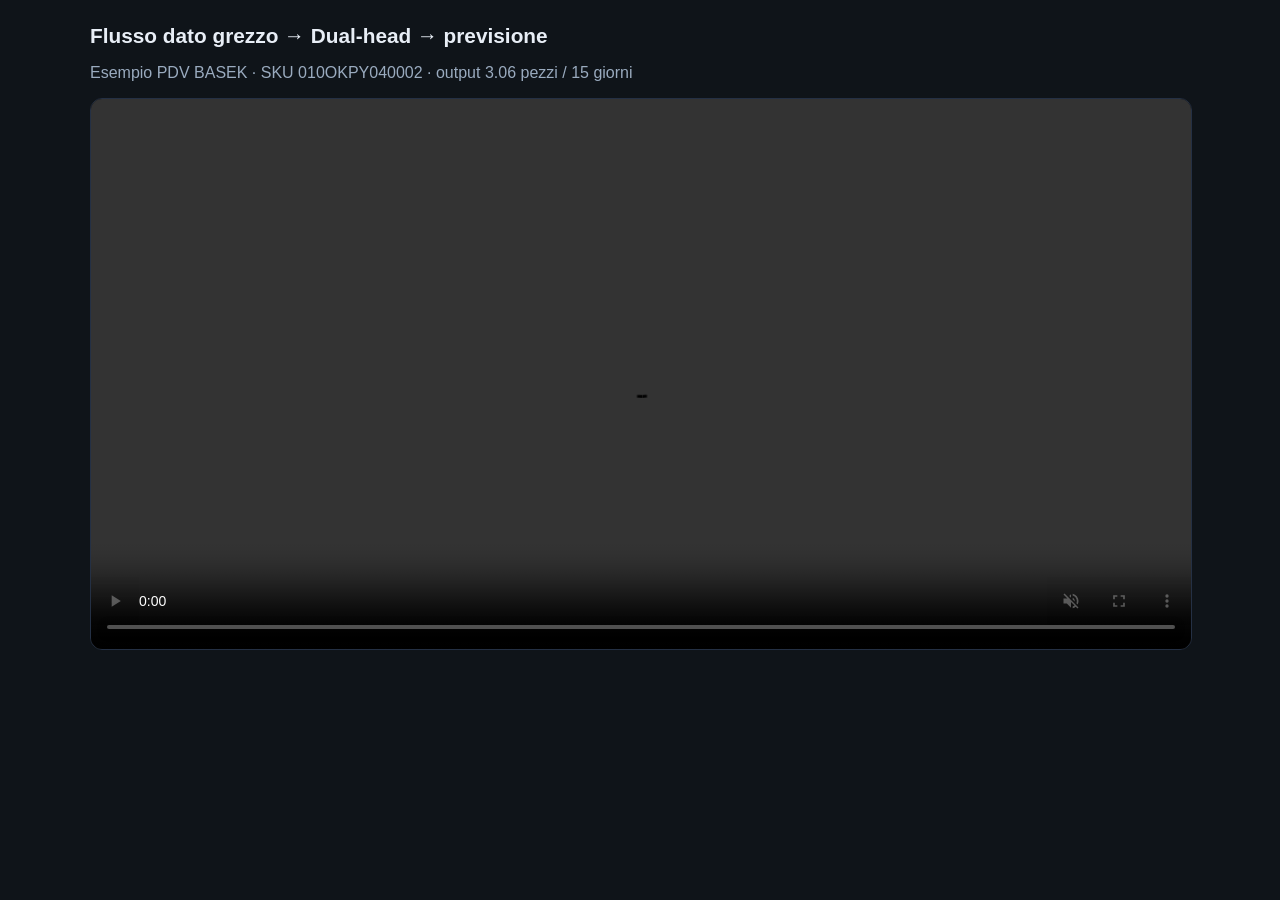
<file: reports/CDM_video_flusso_rete_neurale.html>
<!DOCTYPE html>
<html lang="it"><head><meta charset="utf-8"/>
<title>Video flusso rete neurale</title>
<style>
 body{margin:0;background:#0f1419;color:#e8eef6;font-family:IBM Plex Sans,Segoe UI,sans-serif}
 .wrap{max-width:1100px;margin:0 auto;padding:24px}
 h1{font-size:1.3rem;margin:0 0 8px}
 p{color:#9aabbf}
 video{width:100%;border-radius:12px;border:1px solid #243044;background:#000}
</style></head><body>
<div class="wrap">
<h1>Flusso dato grezzo → Dual-head → previsione</h1>
<p>Esempio PDV BASEK · SKU 010OKPY040002 · output 3.06 pezzi / 15 giorni</p>
<video controls autoplay muted playsinline src="CDM_video_flusso_rete_neurale.mp4"></video>
</div></body></html>
</file>
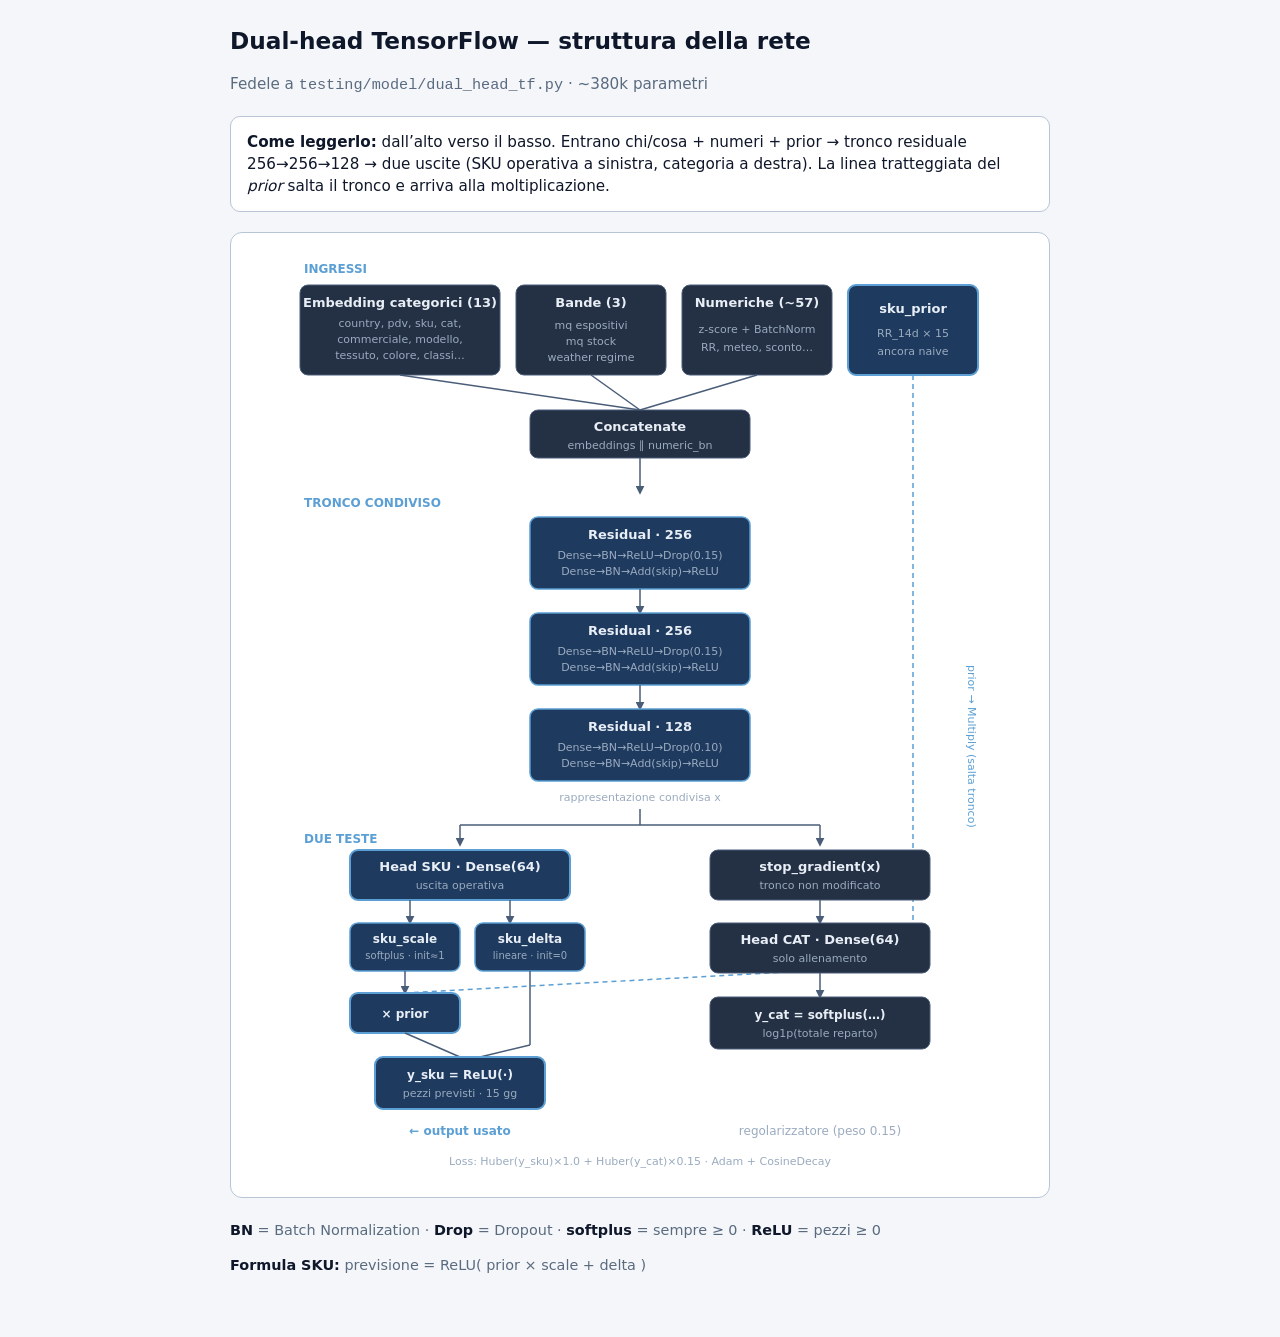
<file: reports/diagramma_rete_neurale.html>
<!DOCTYPE html>
<html lang="it">
<head>
  <meta charset="utf-8" />
  <meta name="viewport" content="width=device-width, initial-scale=1" />
  <title>Diagramma rete neurale — dual-head</title>
  <style>
    :root {
      --bg: #0f1419;
      --panel: #1a2332;
      --box: #243044;
      --box-hi: #1e3a5f;
      --stroke: #4a5d78;
      --accent: #5b9fd4;
      --text: #e8eef6;
      --muted: #9aabbf;
    }
    * { box-sizing: border-box; }
    body {
      margin: 0;
      font-family: "Segoe UI", system-ui, -apple-system, sans-serif;
      background: var(--bg);
      color: var(--text);
      line-height: 1.45;
      padding: 24px 16px 48px;
    }
    .wrap { max-width: 820px; margin: 0 auto; }
    h1 { font-size: 1.45rem; margin: 0 0 6px; font-weight: 650; }
    .sub { color: var(--muted); font-size: 0.95rem; margin-bottom: 20px; }
    .hint {
      background: var(--panel);
      border: 1px solid var(--stroke);
      border-radius: 10px;
      padding: 14px 16px;
      margin-bottom: 20px;
      font-size: 0.95rem;
    }
    .diagram {
      background: var(--panel);
      border: 1px solid var(--stroke);
      border-radius: 12px;
      padding: 12px;
      overflow-x: auto;
    }
    svg { display: block; width: 100%; height: auto; max-width: 720px; margin: 0 auto; }
    .legend { margin-top: 22px; color: var(--muted); font-size: 0.9rem; }
    .legend strong { color: var(--text); }
    @media (prefers-color-scheme: light) {
      :root {
        --bg: #f4f6f9;
        --panel: #fff;
        --box: #eef2f7;
        --box-hi: #dceaf8;
        --stroke: #b8c5d6;
        --accent: #2563a8;
        --text: #0f172a;
        --muted: #5a6b80;
      }
    }
  </style>
</head>
<body>
  <div class="wrap">
    <h1>Dual-head TensorFlow — struttura della rete</h1>
    <p class="sub">Fedele a <code>testing/model/dual_head_tf.py</code> · ~380k parametri</p>

    <div class="hint">
      <strong>Come leggerlo:</strong> dall’alto verso il basso.
      Entrano chi/cosa + numeri + prior → tronco residuale 256→256→128 →
      due uscite (SKU operativa a sinistra, categoria a destra).
      La linea tratteggiata del <em>prior</em> salta il tronco e arriva alla moltiplicazione.
    </div>

    <div class="diagram">
      <svg viewBox="0 0 720 940" xmlns="http://www.w3.org/2000/svg" role="img" aria-label="Schema rete dual-head">
        <defs>
          <marker id="arrow" viewBox="0 0 10 10" refX="8" refY="5" markerWidth="6" markerHeight="6" orient="auto-start-reverse">
            <path d="M 0 0 L 10 5 L 0 10 z" fill="#4a5d78" />
          </marker>
        </defs>

        <!-- INGRESSI label -->
        <text x="24" y="28" fill="#5b9fd4" font-size="12" font-weight="700">INGRESSI</text>

        <!-- Input boxes -->
        <rect x="20" y="40" width="200" height="90" rx="8" fill="#243044" stroke="#4a5d78"/>
        <text x="120" y="62" text-anchor="middle" fill="#e8eef6" font-size="13" font-weight="650">Embedding categorici (13)</text>
        <text x="120" y="82" text-anchor="middle" fill="#9aabbf" font-size="11">country, pdv, sku, cat,</text>
        <text x="120" y="98" text-anchor="middle" fill="#9aabbf" font-size="11">commerciale, modello,</text>
        <text x="120" y="114" text-anchor="middle" fill="#9aabbf" font-size="11">tessuto, colore, classi…</text>

        <rect x="236" y="40" width="150" height="90" rx="8" fill="#243044" stroke="#4a5d78"/>
        <text x="311" y="62" text-anchor="middle" fill="#e8eef6" font-size="13" font-weight="650">Bande (3)</text>
        <text x="311" y="84" text-anchor="middle" fill="#9aabbf" font-size="11">mq espositivi</text>
        <text x="311" y="100" text-anchor="middle" fill="#9aabbf" font-size="11">mq stock</text>
        <text x="311" y="116" text-anchor="middle" fill="#9aabbf" font-size="11">weather regime</text>

        <rect x="402" y="40" width="150" height="90" rx="8" fill="#243044" stroke="#4a5d78"/>
        <text x="477" y="62" text-anchor="middle" fill="#e8eef6" font-size="13" font-weight="650">Numeriche (~57)</text>
        <text x="477" y="88" text-anchor="middle" fill="#9aabbf" font-size="11">z-score + BatchNorm</text>
        <text x="477" y="106" text-anchor="middle" fill="#9aabbf" font-size="11">RR, meteo, sconto…</text>

        <rect x="568" y="40" width="130" height="90" rx="8" fill="#1e3a5f" stroke="#5b9fd4" stroke-width="2"/>
        <text x="633" y="68" text-anchor="middle" fill="#e8eef6" font-size="13" font-weight="650">sku_prior</text>
        <text x="633" y="92" text-anchor="middle" fill="#9aabbf" font-size="11">RR_14d × 15</text>
        <text x="633" y="110" text-anchor="middle" fill="#9aabbf" font-size="11">ancora naive</text>

        <!-- lines to concat -->
        <line x1="120" y1="130" x2="360" y2="165" stroke="#4a5d78" stroke-width="1.5"/>
        <line x1="311" y1="130" x2="360" y2="165" stroke="#4a5d78" stroke-width="1.5"/>
        <line x1="477" y1="130" x2="360" y2="165" stroke="#4a5d78" stroke-width="1.5"/>

        <!-- prior dashed down -->
        <line x1="633" y1="130" x2="633" y2="720" stroke="#5b9fd4" stroke-width="1.5" stroke-dasharray="5 4"/>
        <text x="688" y="420" fill="#5b9fd4" font-size="11" transform="rotate(90 688 420)">prior → Multiply (salta tronco)</text>

        <rect x="250" y="165" width="220" height="48" rx="8" fill="#243044" stroke="#4a5d78"/>
        <text x="360" y="186" text-anchor="middle" fill="#e8eef6" font-size="13" font-weight="650">Concatenate</text>
        <text x="360" y="204" text-anchor="middle" fill="#9aabbf" font-size="11">embeddings ∥ numeric_bn</text>

        <line x1="360" y1="213" x2="360" y2="248" stroke="#4a5d78" stroke-width="1.5" marker-end="url(#arrow)"/>

        <text x="24" y="262" fill="#5b9fd4" font-size="12" font-weight="700">TRONCO CONDIVISO</text>

        <!-- Residual blocks -->
        <rect x="250" y="272" width="220" height="72" rx="8" fill="#1e3a5f" stroke="#5b9fd4" stroke-width="1.5"/>
        <text x="360" y="294" text-anchor="middle" fill="#e8eef6" font-size="13" font-weight="650">Residual · 256</text>
        <text x="360" y="314" text-anchor="middle" fill="#9aabbf" font-size="11">Dense→BN→ReLU→Drop(0.15)</text>
        <text x="360" y="330" text-anchor="middle" fill="#9aabbf" font-size="11">Dense→BN→Add(skip)→ReLU</text>

        <line x1="360" y1="344" x2="360" y2="368" stroke="#4a5d78" stroke-width="1.5" marker-end="url(#arrow)"/>

        <rect x="250" y="368" width="220" height="72" rx="8" fill="#1e3a5f" stroke="#5b9fd4" stroke-width="1.5"/>
        <text x="360" y="390" text-anchor="middle" fill="#e8eef6" font-size="13" font-weight="650">Residual · 256</text>
        <text x="360" y="410" text-anchor="middle" fill="#9aabbf" font-size="11">Dense→BN→ReLU→Drop(0.15)</text>
        <text x="360" y="426" text-anchor="middle" fill="#9aabbf" font-size="11">Dense→BN→Add(skip)→ReLU</text>

        <line x1="360" y1="440" x2="360" y2="464" stroke="#4a5d78" stroke-width="1.5" marker-end="url(#arrow)"/>

        <rect x="250" y="464" width="220" height="72" rx="8" fill="#1e3a5f" stroke="#5b9fd4" stroke-width="1.5"/>
        <text x="360" y="486" text-anchor="middle" fill="#e8eef6" font-size="13" font-weight="650">Residual · 128</text>
        <text x="360" y="506" text-anchor="middle" fill="#9aabbf" font-size="11">Dense→BN→ReLU→Drop(0.10)</text>
        <text x="360" y="522" text-anchor="middle" fill="#9aabbf" font-size="11">Dense→BN→Add(skip)→ReLU</text>

        <text x="360" y="556" text-anchor="middle" fill="#9aabbf" font-size="11">rappresentazione condivisa x</text>

        <!-- fork -->
        <line x1="360" y1="564" x2="360" y2="580" stroke="#4a5d78" stroke-width="1.5"/>
        <line x1="180" y1="580" x2="540" y2="580" stroke="#4a5d78" stroke-width="1.5"/>
        <line x1="180" y1="580" x2="180" y2="600" stroke="#4a5d78" stroke-width="1.5" marker-end="url(#arrow)"/>
        <line x1="540" y1="580" x2="540" y2="600" stroke="#4a5d78" stroke-width="1.5" marker-end="url(#arrow)"/>

        <text x="24" y="598" fill="#5b9fd4" font-size="12" font-weight="700">DUE TESTE</text>

        <!-- SKU head -->
        <rect x="70" y="605" width="220" height="50" rx="8" fill="#1e3a5f" stroke="#5b9fd4" stroke-width="2"/>
        <text x="180" y="626" text-anchor="middle" fill="#e8eef6" font-size="13" font-weight="650">Head SKU · Dense(64)</text>
        <text x="180" y="644" text-anchor="middle" fill="#9aabbf" font-size="11">uscita operativa</text>

        <line x1="130" y1="655" x2="130" y2="678" stroke="#4a5d78" stroke-width="1.5" marker-end="url(#arrow)"/>
        <line x1="230" y1="655" x2="230" y2="678" stroke="#4a5d78" stroke-width="1.5" marker-end="url(#arrow)"/>

        <rect x="70" y="678" width="110" height="48" rx="8" fill="#1e3a5f" stroke="#5b9fd4" stroke-width="1.5"/>
        <text x="125" y="698" text-anchor="middle" fill="#e8eef6" font-size="12" font-weight="650">sku_scale</text>
        <text x="125" y="714" text-anchor="middle" fill="#9aabbf" font-size="10">softplus · init≈1</text>

        <rect x="195" y="678" width="110" height="48" rx="8" fill="#1e3a5f" stroke="#5b9fd4" stroke-width="1.5"/>
        <text x="250" y="698" text-anchor="middle" fill="#e8eef6" font-size="12" font-weight="650">sku_delta</text>
        <text x="250" y="714" text-anchor="middle" fill="#9aabbf" font-size="10">lineare · init=0</text>

        <!-- prior joins multiply -->
        <line x1="633" y1="720" x2="125" y2="748" stroke="#5b9fd4" stroke-width="1.5" stroke-dasharray="5 4"/>
        <line x1="125" y1="726" x2="125" y2="748" stroke="#4a5d78" stroke-width="1.5" marker-end="url(#arrow)"/>

        <rect x="70" y="748" width="110" height="40" rx="8" fill="#1e3a5f" stroke="#5b9fd4" stroke-width="2"/>
        <text x="125" y="773" text-anchor="middle" fill="#e8eef6" font-size="12" font-weight="650">× prior</text>

        <line x1="125" y1="788" x2="180" y2="812" stroke="#4a5d78" stroke-width="1.5"/>
        <line x1="250" y1="726" x2="250" y2="800" stroke="#4a5d78" stroke-width="1.5"/>
        <line x1="250" y1="800" x2="200" y2="812" stroke="#4a5d78" stroke-width="1.5"/>

        <rect x="95" y="812" width="170" height="52" rx="8" fill="#1e3a5f" stroke="#5b9fd4" stroke-width="2"/>
        <text x="180" y="834" text-anchor="middle" fill="#e8eef6" font-size="12" font-weight="650">y_sku = ReLU(·)</text>
        <text x="180" y="852" text-anchor="middle" fill="#9aabbf" font-size="11">pezzi previsti · 15 gg</text>

        <!-- CAT head -->
        <rect x="430" y="605" width="220" height="50" rx="8" fill="#243044" stroke="#4a5d78"/>
        <text x="540" y="626" text-anchor="middle" fill="#e8eef6" font-size="13" font-weight="650">stop_gradient(x)</text>
        <text x="540" y="644" text-anchor="middle" fill="#9aabbf" font-size="11">tronco non modificato</text>

        <line x1="540" y1="655" x2="540" y2="678" stroke="#4a5d78" stroke-width="1.5" marker-end="url(#arrow)"/>

        <rect x="430" y="678" width="220" height="50" rx="8" fill="#243044" stroke="#4a5d78"/>
        <text x="540" y="699" text-anchor="middle" fill="#e8eef6" font-size="13" font-weight="650">Head CAT · Dense(64)</text>
        <text x="540" y="717" text-anchor="middle" fill="#9aabbf" font-size="11">solo allenamento</text>

        <line x1="540" y1="728" x2="540" y2="752" stroke="#4a5d78" stroke-width="1.5" marker-end="url(#arrow)"/>

        <rect x="430" y="752" width="220" height="52" rx="8" fill="#243044" stroke="#4a5d78"/>
        <text x="540" y="774" text-anchor="middle" fill="#e8eef6" font-size="12" font-weight="650">y_cat = softplus(…)</text>
        <text x="540" y="792" text-anchor="middle" fill="#9aabbf" font-size="11">log1p(totale reparto)</text>

        <text x="180" y="890" text-anchor="middle" fill="#5b9fd4" font-size="12" font-weight="650">← output usato</text>
        <text x="540" y="890" text-anchor="middle" fill="#9aabbf" font-size="12">regolarizzatore (peso 0.15)</text>

        <text x="360" y="920" text-anchor="middle" fill="#9aabbf" font-size="11">
          Loss: Huber(y_sku)×1.0 + Huber(y_cat)×0.15 · Adam + CosineDecay
        </text>
      </svg>
    </div>

    <div class="legend">
      <p><strong>BN</strong> = Batch Normalization · <strong>Drop</strong> = Dropout · <strong>softplus</strong> = sempre ≥ 0 · <strong>ReLU</strong> = pezzi ≥ 0</p>
      <p><strong>Formula SKU:</strong> previsione = ReLU( prior × scale + delta )</p>
    </div>
  </div>
</body>
</html>
</file>
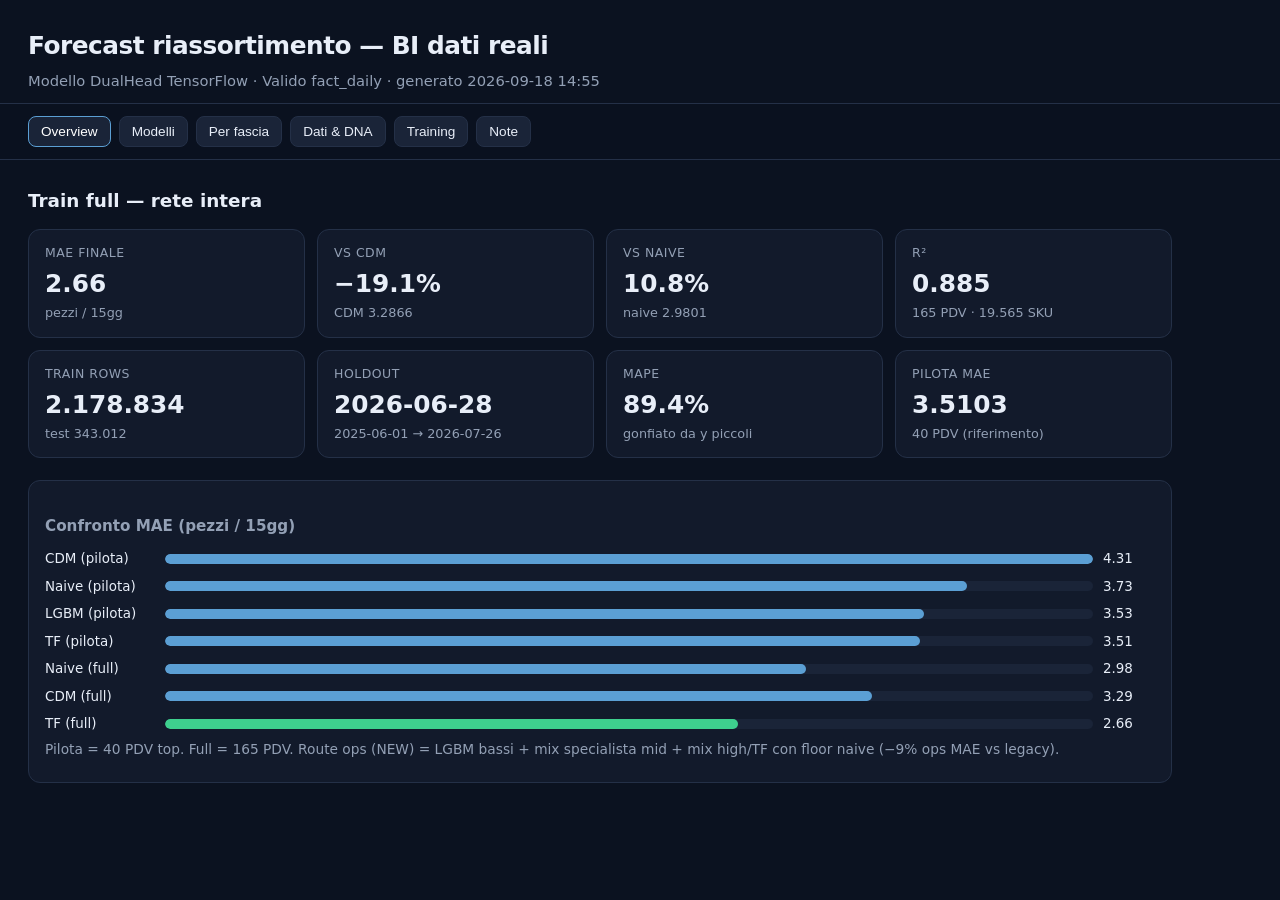
<file: reports/forecast_real_bi.html>
<!DOCTYPE html>
<html lang="it">
<head>
<meta charset="utf-8"/>
<meta name="viewport" content="width=device-width, initial-scale=1"/>
<title>Forecast Reale — BI</title>
<style>
:root {
  --bg:#0b1220; --panel:#121a2b; --line:#243047; --text:#e8eef8; --muted:#93a0b5;
  --accent:#5b9fd4; --good:#3ecf8e; --warn:#e6b84d; --bad:#e86a6a; --chip:#1a2438;
}
* { box-sizing:border-box; }
body { margin:0; font-family: ui-sans-serif, system-ui, -apple-system, Segoe UI, Roboto, sans-serif;
  background:var(--bg); color:var(--text); line-height:1.45; }
header { padding:28px 28px 12px; border-bottom:1px solid var(--line); }
header h1 { margin:0 0 6px; font-size:1.55rem; font-weight:650; letter-spacing:-0.02em; }
header p { margin:0; color:var(--muted); font-size:0.92rem; }
nav { display:flex; gap:8px; flex-wrap:wrap; padding:12px 28px; border-bottom:1px solid var(--line); position:sticky; top:0; background:rgba(11,18,32,.92); backdrop-filter:blur(8px); z-index:5; }
nav button { background:var(--chip); color:var(--text); border:1px solid var(--line); border-radius:8px; padding:7px 12px; cursor:pointer; font-size:0.85rem; }
nav button.active, nav button:hover { border-color:var(--accent); color:#fff; }
main { padding:20px 28px 48px; max-width:1200px; }
.grid { display:grid; grid-template-columns:repeat(4,minmax(0,1fr)); gap:12px; margin:14px 0 22px; }
@media (max-width:900px){ .grid{grid-template-columns:repeat(2,1fr);} }
.stat { background:var(--panel); border:1px solid var(--line); border-radius:12px; padding:14px 16px; }
.stat .lbl { color:var(--muted); font-size:0.78rem; text-transform:uppercase; letter-spacing:.04em; }
.stat .val { font-size:1.55rem; font-weight:650; margin-top:4px; }
.stat .sub { color:var(--muted); font-size:0.8rem; margin-top:2px; }
.section { display:none; }
.section.on { display:block; }
h2 { font-size:1.15rem; margin:8px 0 12px; font-weight:600; }
h3 { font-size:0.95rem; margin:18px 0 8px; color:var(--muted); font-weight:600; }
.panel { background:var(--panel); border:1px solid var(--line); border-radius:12px; padding:16px; margin-bottom:14px; }
table { width:100%; border-collapse:collapse; font-size:0.86rem; }
th, td { padding:8px 10px; border-bottom:1px solid var(--line); text-align:right; }
th:first-child, td:first-child { text-align:left; }
th { color:var(--muted); font-weight:600; font-size:0.75rem; text-transform:uppercase; letter-spacing:.03em; }
tr:hover td { background:rgba(91,159,212,.06); }
.bar-wrap { display:flex; flex-direction:column; gap:8px; }
.bar-row { display:grid; grid-template-columns:110px 1fr 52px; gap:10px; align-items:center; font-size:0.84rem; }
.bar-track { height:10px; background:#1a2438; border-radius:6px; overflow:hidden; }
.bar-fill { height:100%; background:var(--accent); border-radius:6px; }
.note { color:var(--muted); font-size:0.86rem; margin:6px 0; }
.pill { display:inline-block; padding:2px 8px; border-radius:999px; background:var(--chip); border:1px solid var(--line); font-size:0.75rem; color:var(--muted); }
.good { color:var(--good); } .warn { color:var(--warn); }
.chart { width:100%; height:260px; }
svg text { fill:var(--muted); font-size:11px; font-family:inherit; }
.legend { display:flex; gap:14px; flex-wrap:wrap; margin:8px 0 4px; font-size:0.8rem; color:var(--muted); }
.legend i { display:inline-block; width:10px; height:10px; border-radius:2px; margin-right:5px; }
</style>
</head>
<body>
<header>
  <h1>Forecast riassortimento — BI dati reali</h1>
  <p>Modello DualHead TensorFlow · Valido fact_daily · generato <span id="gen"></span></p>
</header>
<nav id="nav">
  <button data-tab="overview" class="active">Overview</button>
  <button data-tab="models">Modelli</button>
  <button data-tab="bands">Per fascia</button>
  <button data-tab="data">Dati & DNA</button>
  <button data-tab="train">Training</button>
  <button data-tab="notes">Note</button>
</nav>
<main>
<section id="overview" class="section on">
  <h2>Train full — rete intera</h2>
  <div class="grid" id="full-stats"></div>
  <div class="panel">
    <h3>Confronto MAE (pezzi / 15gg)</h3>
    <div class="legend" id="cmp-legend"></div>
    <div id="cmp-bars" class="bar-wrap"></div>
    <p class="note">Pilota = 40 PDV top. Full = 165 PDV. Route ops (NEW) = LGBM bassi + mix specialista mid + mix high/TF con floor naive (−9% ops MAE vs legacy).</p>
  </div>
</section>

<section id="models" class="section">
  <h2>Dettaglio modelli</h2>
  <div class="panel"><table id="tbl-global"><thead></thead><tbody></tbody></table></div>
  <div class="panel">
    <h3>Routing (pilota)</h3>
    <pre id="routing-rule" style="white-space:pre-wrap;color:var(--muted);font-size:0.85rem;margin:0"></pre>
  </div>
  <div class="panel">
    <h3>Feature importance LightGBM (top)</h3>
    <div id="imp-bars" class="bar-wrap"></div>
  </div>
</section>

<section id="bands" class="section">
  <h2>MAE per fascia di domanda</h2>
  <p class="note">Routing v2: specialista high-volume + soglie calibrate. Coda alta ora ≤ naive.</p>
  <div class="panel">
    <div class="legend">
      <span><i style="background:#93a0b5"></i>Naive</span>
      <span><i style="background:#5b9fd4"></i>TF</span>
      <span><i style="background:#3ecf8e"></i>LightGBM</span>
      <span><i style="background:#e6b84d"></i>Route legacy</span>
      <span><i style="background:#c084fc"></i>Route ops NEW</span>
    </div>
    <svg id="band-svg" class="chart" viewBox="0 0 720 260"></svg>
  </div>
  <div class="panel"><table id="tbl-bands"><thead></thead><tbody></tbody></table></div>
</section>

<section id="data" class="section">
  <h2>Copertura dati</h2>
  <div class="grid" id="cov-stats"></div>
  <div class="panel">
    <p class="note">Vendite/giacenza da <code>fact_daily</code> (~20.4M righe). DNA da DNA_SKU. Festività da libreria <code>holidays</code>.</p>
  </div>
</section>

<section id="train" class="section">
  <h2>Curve training (full)</h2>
  <div class="panel">
    <svg id="hist-svg" class="chart" viewBox="0 0 720 260"></svg>
    <p class="note">Early stopping su val MAE SKU. Source: history.csv</p>
  </div>
</section>

<section id="notes" class="section">
  <h2>Note operative</h2>
  <div class="panel" id="notes-list"></div>
  <div class="panel">
    <h3>File</h3>
    <p class="note"><code>production/artifacts/real/dual_head.keras</code> · metriche JSON · questo HTML in <code>reports/forecast_real_bi.html</code></p>
    <p class="note">PDF: <code>reports/Report_Modello_Forecast_Reale.pdf</code></p>
  </div>
</section>
</main>
<script>
const DATA = {"generated_at": "2026-09-18 14:55", "full": {"pilot": false, "n_train": 2178834, "n_test": 343012, "n_pdv": 165, "n_sku": 19565, "mae_final": 2.6585, "mae_raw": 2.6902, "mae_cdm": 3.2866, "mae_naive": 2.9801, "mape_final": 89.4, "r2_final": 0.8852, "improvement_vs_cdm_pct": 19.11, "as_of_start": "2025-06-01", "as_of_end": "2026-07-26", "cut_test": "2026-06-28"}, "pilot": {"pilot": true, "n_train": 692089, "n_test": 142491, "n_pdv": 40, "n_sku": 11793, "mae_final": 3.5103, "mae_raw": 3.5231, "mae_cdm": 4.312, "mae_naive": 3.7254, "mape_final": 73.8, "r2_final": 0.8714, "improvement_vs_cdm_pct": 18.59, "as_of_start": "2025-10-01", "as_of_end": "2026-07-22", "cut_test": "2026-06-24"}, "challenger": {"cut": "2026-06-24", "n_train": 692089, "n_test": 142491, "global": {"naive": {"mae": 3.7254, "mape": 96.41, "wmape": 51.33, "r2": 0.9316, "n": 142491, "mean_y": 7.2576}, "cdm": {"mae": 4.312, "mape": 103.37, "wmape": 59.41, "r2": 0.8444, "n": 142491, "mean_y": 7.2576}, "tf_raw": {"mae": 3.5231, "mape": 73.97, "wmape": 48.54, "r2": 0.8713, "n": 142491, "mean_y": 7.2576}, "tf_blend": {"mae": 3.5103, "mape": 73.8, "wmape": 48.37, "r2": 0.8714, "n": 142491, "mean_y": 7.2576}, "lgbm_raw": {"mae": 3.5708, "mape": 64.89, "wmape": 49.2, "r2": 0.8597, "n": 142491, "mean_y": 7.2576}, "lgbm_blend": {"mae": 3.5262, "mape": 66.03, "wmape": 48.59, "r2": 0.8605, "n": 142491, "mean_y": 7.2576}}, "winner_blend": "tf_blend", "lgbm_best_iteration": 710, "top_features": [{"feature": "sku_id", "importance": 33838}, {"feature": "modello", "importance": 13981}, {"feature": "pdv_id", "importance": 6274}, {"feature": "tessuto", "importance": 1747}, {"feature": "colore", "importance": 1099}, {"feature": "pdv_age_days", "importance": 578}, {"feature": "trend_14v28", "importance": 575}, {"feature": "temp_media", "importance": 557}, {"feature": "cos_anno", "importance": 537}, {"feature": "giacenza", "importance": 532}, {"feature": "run_rate_7d", "importance": 520}, {"feature": "run_rate_28d", "importance": 500}, {"feature": "giorni_da_lancio", "importance": 453}, {"feature": "giacenza_su_run_rate", "importance": 445}, {"feature": "mese", "importance": 407}]}, "ensemble": {"cut": "2026-06-24", "routing_rule": {"point_forecast": "route_ops_tweedie_rec", "lgbm_slot": "tweedie + soft_reconcile(0.25)", "params": {"score": 3.6353, "mae": 2.8642, "low_thr": 2.0, "high_thr": 18.0, "mid_mode": "mix_high_lgbm", "high_mode": "mix_high_tf", "mid_spec_weight": 0.6, "high_tf_weight": 0.35, "high_spec_weight": 0.7, "floor_ratio": 0.9, "objective": "ops", "trials": 10400}, "p80_scale": 1.2742}, "global": {"naive": {"mae": 3.7254, "mape": 96.41, "wmape": 51.33, "r2": 0.9316, "n": 142491, "mean_y": 7.2576}, "tf_blend": {"mae": 3.5103, "mape": 73.8, "wmape": 48.37, "r2": 0.8714, "n": 142491, "mean_y": 7.2576}, "route_ops_l1": {"mae": 3.3937, "mape": 94.61, "wmape": 46.76, "r2": 0.9275, "n": 142491, "mean_y": 7.2576}, "route_ops_tweedie_rec": {"mae": 3.3941, "mape": 102.38, "wmape": 46.77, "r2": 0.9277, "n": 142491, "mean_y": 7.2576}, "lgbm_tweedie": {"mae": 3.3254, "mape": 72.88, "wmape": 45.82, "r2": 0.8688, "n": 142491, "mean_y": 7.2576}}, "ops_mae": {"route_mix_legacy": 4.5268, "route_ops_l1": 4.1071, "route_ops_tweedie_rec": 3.9499}, "quantile": {"scale": 1.2742, "coverage_global_pct": 80.0, "coverage_ops_pct": 68.45}, "winner": "route_ops_tweedie_rec", "improvement_ops_vs_legacy_pct": 12.74, "improvement_ops_vs_route_l1_pct": 3.83}, "coverage": {"n_sku": 23161, "n_pdv": 165, "modello_pct": 100.0, "colore_pct": 100.0, "tessuto_pct": 89.1, "campagna_pct": 31.6, "classe_pct": 31.6, "city_pct": 74.5, "countries_cal": 21, "festivi_rows": 901}, "band_chart": [{"band": "y(0,2]", "n": 48042, "mean_y": 1.4573, "naive": 1.9312, "tf_blend": 1.3101, "lgbm_blend": 1.0766, "route_mix": 1.4036, "route_ops": 2.0895, "route_global": 1.3918}, {"band": "y(2,5]", "n": 42618, "mean_y": 3.839, "naive": 2.4781, "tf_blend": 1.5681, "lgbm_blend": 1.7621, "route_mix": 1.7044, "route_ops": 1.7952, "route_global": 1.9745}, {"band": "y(5,15]", "n": 37199, "mean_y": 8.8594, "naive": 4.5567, "tf_blend": 4.4737, "lgbm_blend": 4.6941, "route_mix": 4.6461, "route_ops": 3.8021, "route_global": 4.3044}, {"band": "y>15", "n": 9863, "mean_y": 47.7501, "naive": 15.1063, "tf_blend": 19.4495, "lgbm_blend": 19.4451, "route_mix": 16.2723, "route_ops": 15.2467, "route_global": 15.3832}, {"band": "ops_y>=3", "n": 89680, "mean_y": 10.7508, "naive": 4.7291, "tf_blend": 4.7399, "lgbm_blend": 4.9231, "route_mix": 4.5268, "route_ops": 4.1071, "route_global": 4.4156}], "global_compare": [{"model": "Route legacy", "mae": 3.4038, "scope": "pilota+"}, {"model": "Route ops L1", "mae": 3.3937, "scope": "pilota+"}, {"model": "Route Tweedie+rec NEW", "mae": 3.3941, "scope": "pilota+"}, {"model": "LGBM Tweedie", "mae": 3.3254, "scope": "pilota"}, {"model": "TF full", "mae": 2.6585, "scope": "full"}, {"model": "CDM", "mae": 4.312, "scope": "pilota"}, {"model": "Naive", "mae": 3.7254, "scope": "pilota"}], "importance": [{"feature": "sku_id", "importance": 33838}, {"feature": "modello", "importance": 13981}, {"feature": "pdv_id", "importance": 6274}, {"feature": "tessuto", "importance": 1747}, {"feature": "colore", "importance": 1099}, {"feature": "pdv_age_days", "importance": 578}, {"feature": "trend_14v28", "importance": 575}, {"feature": "temp_media", "importance": 557}, {"feature": "cos_anno", "importance": 537}, {"feature": "giacenza", "importance": 532}, {"feature": "run_rate_7d", "importance": 520}, {"feature": "run_rate_28d", "importance": 500}], "history": [{"epoch": 1, "loss": 11.429113388061523, "val_loss": 5.860642433166504, "val_y_cat_loss": 0.8149272203445435, "val_y_cat_mae": 1.2240978479385376, "val_y_sku_loss": 5.801677703857422, "val_y_sku_mae": 2.3023672103881836, "y_cat_loss": 2.259098529815674, "y_cat_mae": 1.4396629333496094, "y_sku_loss": 11.088960647583008, "y_sku_mae": 2.180702209472656}, {"epoch": 2, "loss": 10.369340896606444, "val_loss": 5.758886814117432, "val_y_cat_loss": 0.6874001622200012, "val_y_cat_mae": 1.0862280130386353, "val_y_sku_loss": 5.710274696350098, "val_y_sku_mae": 2.323885917663574, "y_cat_loss": 2.0019328594207764, "y_cat_mae": 1.3168635368347168, "y_sku_loss": 10.067771911621094, "y_sku_mae": 2.0568015575408936}, {"epoch": 3, "loss": 9.99081325531006, "val_loss": 5.798198223114014, "val_y_cat_loss": 0.7454513311386108, "val_y_cat_mae": 1.1472941637039185, "val_y_sku_loss": 5.736664295196533, "val_y_sku_mae": 2.352360725402832, "y_cat_loss": 1.991472840309143, "y_cat_mae": 1.3138097524642944, "y_sku_loss": 9.69077205657959, "y_sku_mae": 2.0128750801086426}, {"epoch": 4, "loss": 9.736260414123535, "val_loss": 5.871511459350586, "val_y_cat_loss": 0.7330871820449829, "val_y_cat_mae": 1.1338857412338257, "val_y_sku_loss": 5.813930988311768, "val_y_sku_mae": 2.3692996501922607, "y_cat_loss": 2.0072288513183594, "y_cat_mae": 1.3222975730895996, "y_sku_loss": 9.43418312072754, "y_sku_mae": 1.983119249343872}, {"epoch": 5, "loss": 9.333946228027344, "val_loss": 6.279606819152832, "val_y_cat_loss": 0.7263005971908569, "val_y_cat_mae": 1.1270219087600708, "val_y_sku_loss": 6.243587493896484, "val_y_sku_mae": 2.460237979888916, "y_cat_loss": 2.010596752166748, "y_cat_mae": 1.3227704763412476, "y_sku_loss": 9.031767845153809, "y_sku_mae": 1.944277286529541}, {"epoch": 6, "loss": 9.133169174194336, "val_loss": 6.637889862060547, "val_y_cat_loss": 0.8999189138412476, "val_y_cat_mae": 1.3201508522033691, "val_y_sku_loss": 6.582269191741943, "val_y_sku_mae": 2.5325775146484375, "y_cat_loss": 2.0147881507873535, "y_cat_mae": 1.3258248567581177, "y_sku_loss": 8.83035659790039, "y_sku_mae": 1.92034649848938}, {"epoch": 7, "loss": 8.940954208374023, "val_loss": 6.476452827453613, "val_y_cat_loss": 0.8261653780937195, "val_y_cat_mae": 1.237315654754639, "val_y_sku_loss": 6.415647983551025, "val_y_sku_mae": 2.521008014678955, "y_cat_loss": 1.9895377159118652, "y_cat_mae": 1.31387460231781, "y_sku_loss": 8.64195442199707, "y_sku_mae": 1.8965593576431272}, {"epoch": 8, "loss": 8.766603469848633, "val_loss": 6.218978404998779, "val_y_cat_loss": 0.7470874786376953, "val_y_cat_mae": 1.1510201692581177, "val_y_sku_loss": 6.180325508117676, "val_y_sku_mae": 2.467198610305786, "y_cat_loss": 1.979959487915039, "y_cat_mae": 1.3078418970108032, "y_sku_loss": 8.468655586242676, "y_sku_mae": 1.8812921047210691}, {"epoch": 9, "loss": 8.721572875976562, "val_loss": 6.62845516204834, "val_y_cat_loss": 0.7599408626556396, "val_y_cat_mae": 1.1647330522537231, "val_y_sku_loss": 6.621006965637207, "val_y_sku_mae": 2.583357095718384, "y_cat_loss": 1.99753737449646, "y_cat_mae": 1.3155597448349, "y_sku_loss": 8.421091079711914, "y_sku_mae": 1.871455192565918}, {"epoch": 10, "loss": 8.499159812927246, "val_loss": 6.437924861907959, "val_y_cat_loss": 0.7919261455535889, "val_y_cat_mae": 1.1999242305755615, "val_y_sku_loss": 6.414693355560303, "val_y_sku_mae": 2.5468616485595703, "y_cat_loss": 2.0020511150360107, "y_cat_mae": 1.318981051445007, "y_sku_loss": 8.197768211364746, "y_sku_mae": 1.849685311317444}, {"epoch": 11, "loss": 8.259464263916016, "val_loss": 6.399416446685791, "val_y_cat_loss": 0.7532459497451782, "val_y_cat_mae": 1.1562178134918213, "val_y_sku_loss": 6.3767476081848145, "val_y_sku_mae": 2.511644124984741, "y_cat_loss": 2.002708911895752, "y_cat_mae": 1.3192508220672607, "y_sku_loss": 7.958096504211426, "y_sku_mae": 1.821662187576294}, {"epoch": 12, "loss": 8.292471885681152, "val_loss": 6.5406084060668945, "val_y_cat_loss": 0.767829179763794, "val_y_cat_mae": 1.1743394136428833, "val_y_sku_loss": 6.502416133880615, "val_y_sku_mae": 2.5305678844451904, "y_cat_loss": 2.007601737976074, "y_cat_mae": 1.321371078491211, "y_sku_loss": 7.990250110626221, "y_sku_mae": 1.824307322502136}, {"epoch": 13, "loss": 8.048710823059082, "val_loss": 6.0495076179504395, "val_y_cat_loss": 0.7366129159927368, "val_y_cat_mae": 1.1399738788604736, "val_y_sku_loss": 6.034364700317383, "val_y_sku_mae": 2.4056615829467773, "y_cat_loss": 2.014401912689209, "y_cat_mae": 1.3244143724441528, "y_sku_loss": 7.745585918426514, "y_sku_mae": 1.7984780073165894}], "notes": ["Deploy point: route_ops_tweedie_rec — ops MAE 3.950 (−12.74% vs legacy route_mix).", "LGBM slot = Tweedie + soft reconcile pdv×modello (α=0.25).", "Riassortimento: P50 centrale; P80 calibrato (×1.274) coverage≈80.0% (target 80%).", "Quantili: production/artifacts/real/lgbm_quantile_bundle.joblib", "TF DualHead non ritrenato: miglioramenti post-modello."]};
document.getElementById('gen').textContent = DATA.generated_at;

// tabs
document.querySelectorAll('nav button').forEach(btn => {
  btn.onclick = () => {
    document.querySelectorAll('nav button').forEach(b => b.classList.remove('active'));
    document.querySelectorAll('.section').forEach(s => s.classList.remove('on'));
    btn.classList.add('active');
    document.getElementById(btn.dataset.tab).classList.add('on');
  };
});

function stat(lbl, val, sub) {
  return `<div class="stat"><div class="lbl">${lbl}</div><div class="val">${val}</div>${sub?`<div class="sub">${sub}</div>`:''}</div>`;
}

const f = DATA.full;
document.getElementById('full-stats').innerHTML = [
  stat('MAE finale', f.mae_final.toFixed(2), 'pezzi / 15gg'),
  stat('vs CDM', (f.improvement_vs_cdm_pct>0?'−':'') + Math.abs(f.improvement_vs_cdm_pct).toFixed(1) + '%', `CDM ${f.mae_cdm}`),
  stat('vs Naive', ((f.mae_naive-f.mae_final)/f.mae_naive*100).toFixed(1)+'%', `naive ${f.mae_naive}`),
  stat('R²', f.r2_final.toFixed(3), `${f.n_pdv} PDV · ${f.n_sku.toLocaleString('it')} SKU`),
  stat('Train rows', f.n_train.toLocaleString('it'), `test ${f.n_test.toLocaleString('it')}`),
  stat('Holdout', f.cut_test, `${f.as_of_start} → ${f.as_of_end}`),
  stat('MAPE', f.mape_final + '%', 'gonfiato da y piccoli'),
  stat('Pilota MAE', (DATA.pilot.mae_final||'—'), '40 PDV (riferimento)'),
].join('');

// compare bars — include full TF and pilot models
const cmp = [
  {label:'CDM (pilota)', mae: DATA.challenger.global?.cdm?.mae},
  {label:'Naive (pilota)', mae: DATA.challenger.global?.naive?.mae},
  {label:'LGBM (pilota)', mae: DATA.challenger.global?.lgbm_blend?.mae},
  {label:'TF (pilota)', mae: DATA.challenger.global?.tf_blend?.mae},
  {label:'Route legacy', mae: DATA.ensemble.global?.route_mix_legacy?.mae},
  {label:'Route ops NEW', mae: DATA.ensemble.global?.route_cal_ops?.mae},
  {label:'Route global NEW', mae: DATA.ensemble.global?.route_cal_global?.mae},
  {label:'Naive (full)', mae: f.mae_naive},
  {label:'CDM (full)', mae: f.mae_cdm},
  {label:'TF (full)', mae: f.mae_final},
].filter(x => x.mae != null);
const maxMae = Math.max(...cmp.map(x => x.mae));
document.getElementById('cmp-bars').innerHTML = cmp.map(x => {
  const w = (100 * x.mae / maxMae).toFixed(1);
  const hi = x.label.includes('TF (full)') || x.label.includes('NEW');
  return `<div class="bar-row"><span>${x.label}</span><div class="bar-track"><div class="bar-fill" style="width:${w}%;background:${hi?'var(--good)':'var(--accent)'}"></div></div><span>${x.mae.toFixed(2)}</span></div>`;
}).join('');

// global table
const g = DATA.challenger.global || {};
const rowsG = Object.entries(g).map(([k,v]) => `<tr><td>${k}</td><td>${v.mae}</td><td>${v.wmape??'—'}</td><td>${v.mape??'—'}</td><td>${v.r2??'—'}</td><td>pilota</td></tr>`);
rowsG.push(`<tr><td>tf_full</td><td>${f.mae_final}</td><td>—</td><td>${f.mape_final}</td><td>${f.r2_final}</td><td>full</td></tr>`);
if (DATA.ensemble.global) {
  for (const [k,v] of Object.entries(DATA.ensemble.global)) {
    if (['naive','tf_blend','lgbm_blend'].includes(k)) continue;
    rowsG.push(`<tr><td>${k}</td><td>${v.mae}</td><td>${v.wmape??'—'}</td><td>${v.mape??'—'}</td><td>${v.r2??'—'}</td><td>routing</td></tr>`);
  }
}
document.querySelector('#tbl-global thead').innerHTML = '<tr><th>Modello</th><th>MAE</th><th>wMAPE</th><th>MAPE</th><th>R²</th><th>Scope</th></tr>';
document.querySelector('#tbl-global tbody').innerHTML = rowsG.join('');
document.getElementById('routing-rule').textContent = JSON.stringify(DATA.ensemble.routing_rule || {}, null, 2);

// importance
const imps = DATA.importance || [];
const maxI = Math.max(...imps.map(x => x.importance), 1);
document.getElementById('imp-bars').innerHTML = imps.map(x => {
  const w = (100 * x.importance / maxI).toFixed(1);
  return `<div class="bar-row"><span>${x.feature}</span><div class="bar-track"><div class="bar-fill" style="width:${w}%"></div></div><span>${x.importance}</span></div>`;
}).join('');

// bands table + svg
const bc = DATA.band_chart || [];
document.querySelector('#tbl-bands thead').innerHTML = '<tr><th>Fascia</th><th>n</th><th>mean y</th><th>Naive</th><th>CDM</th><th>TF</th><th>LGBM</th><th>Route</th></tr>';
document.querySelector('#tbl-bands tbody').innerHTML = bc.map(r =>
  `<tr><td>${r.band}</td><td>${r.n??''}</td><td>${(r.mean_y??0).toFixed?.(2) ?? r.mean_y}</td><td>${fmt(r.naive)}</td><td>${fmt(r.cdm)}</td><td>${fmt(r.tf_blend)}</td><td>${fmt(r.lgbm_blend)}</td><td>${fmt(r.route_mix)}</td></tr>`
).join('');
function fmt(v){ return v==null?'—':Number(v).toFixed(2); }

(function drawBands(){
  const svg = document.getElementById('band-svg');
  if (!bc.length) return;
  const keys = [
    ['naive','#93a0b5'],['cdm','#e86a6a'],['tf_blend','#5b9fd4'],['lgbm_blend','#3ecf8e'],['route_mix','#e6b84d']
  ];
  const W=720,H=260,padL=48,padR=16,padT=16,padB=40;
  const groups = bc.length;
  const series = keys.filter(([k]) => bc.some(r => r[k]!=null));
  const maxV = Math.max(...bc.flatMap(r => series.map(([k]) => r[k]||0)), 1);
  const gW = (W-padL-padR)/groups;
  let html = '';
  // axes
  html += `<line x1="${padL}" y1="${H-padB}" x2="${W-padR}" y2="${H-padB}" stroke="#243047"/>`;
  html += `<line x1="${padL}" y1="${padT}" x2="${padL}" y2="${H-padB}" stroke="#243047"/>`;
  for (let i=0;i<=4;i++){
    const y = padT + (H-padT-padB)*(1-i/4);
    const v = (maxV*i/4).toFixed(0);
    html += `<text x="${padL-6}" y="${y+3}" text-anchor="end">${v}</text>`;
    html += `<line x1="${padL}" y1="${y}" x2="${W-padR}" y2="${y}" stroke="#1a2438"/>`;
  }
  bc.forEach((r,gi) => {
    const x0 = padL + gi*gW + 8;
    const bw = (gW-16)/series.length;
    series.forEach(([k,col],si) => {
      const v = r[k]; if (v==null) return;
      const h = (H-padT-padB)*v/maxV;
      const x = x0 + si*bw;
      const y = H-padB-h;
      html += `<rect x="${x}" y="${y}" width="${Math.max(bw-2,2)}" height="${h}" fill="${col}" rx="2"/>`;
    });
    html += `<text x="${padL + gi*gW + gW/2}" y="${H-14}" text-anchor="middle">${r.band}</text>`;
  });
  html += `<text x="14" y="20" transform="rotate(-90 14 130)">MAE (pezzi)</text>`;
  svg.innerHTML = html;
})();

// coverage
const c = DATA.coverage;
document.getElementById('cov-stats').innerHTML = [
  stat('SKU', c.n_sku.toLocaleString('it')),
  stat('PDV', c.n_pdv),
  stat('Modello', c.modello_pct+'%'),
  stat('Colore', c.colore_pct+'%'),
  stat('Tessuto', c.tessuto_pct+'%'),
  stat('Campagna', c.campagna_pct+'%'),
  stat('Classe', c.classe_pct+'%'),
  stat('PDV con city', c.city_pct+'%', `${c.countries_cal} paesi calendario`),
].join('');

// history
(function drawHist(){
  const rows = DATA.history||[];
  const svg = document.getElementById('hist-svg');
  if (rows.length < 2) { svg.outerHTML = '<p class="note">Nessuna history.csv</p>'; return; }
  const key = rows[0].val_y_sku_mae != null ? 'val_y_sku_mae' : (rows[0].val_loss!=null?'val_loss':'loss');
  const key2 = rows[0].y_sku_mae != null ? 'y_sku_mae' : 'loss';
  const W=720,H=260,padL=48,padR=16,padT=16,padB=36;
  const xs = rows.map(r => r.epoch);
  const ys = rows.map(r => r[key]).filter(v=>v!=null);
  const ys2 = rows.map(r => r[key2]).filter(v=>v!=null);
  const minY = Math.min(...ys,...ys2)*0.95, maxY = Math.max(...ys,...ys2)*1.05;
  const xOf = e => padL + (W-padL-padR)*((e-xs[0])/(xs[xs.length-1]-xs[0]||1));
  const yOf = v => padT + (H-padT-padB)*(1-(v-minY)/(maxY-minY||1));
  function path(arr, getter) {
    return arr.map((r,i)=>`${i?'L':'M'}${xOf(r.epoch).toFixed(1)},${yOf(getter(r)).toFixed(1)}`).join(' ');
  }
  let html = `<line x1="${padL}" y1="${H-padB}" x2="${W-padR}" y2="${H-padB}" stroke="#243047"/>`;
  html += `<path d="${path(rows, r=>r[key2])}" fill="none" stroke="#5b9fd4" stroke-width="2"/>`;
  html += `<path d="${path(rows, r=>r[key])}" fill="none" stroke="#e6b84d" stroke-width="2"/>`;
  html += `<text x="${W/2}" y="${H-10}" text-anchor="middle">epoch</text>`;
  html += `<text x="${padL}" y="12">train MAE</text><text x="${padL+80}" y="12" fill="#e6b84d">val MAE</text>`;
  svg.innerHTML = html;
})();

document.getElementById('notes-list').innerHTML = (DATA.notes||[]).map(n => `<p class="note">• ${n}</p>`).join('');
</script>
</body>
</html>
</file>
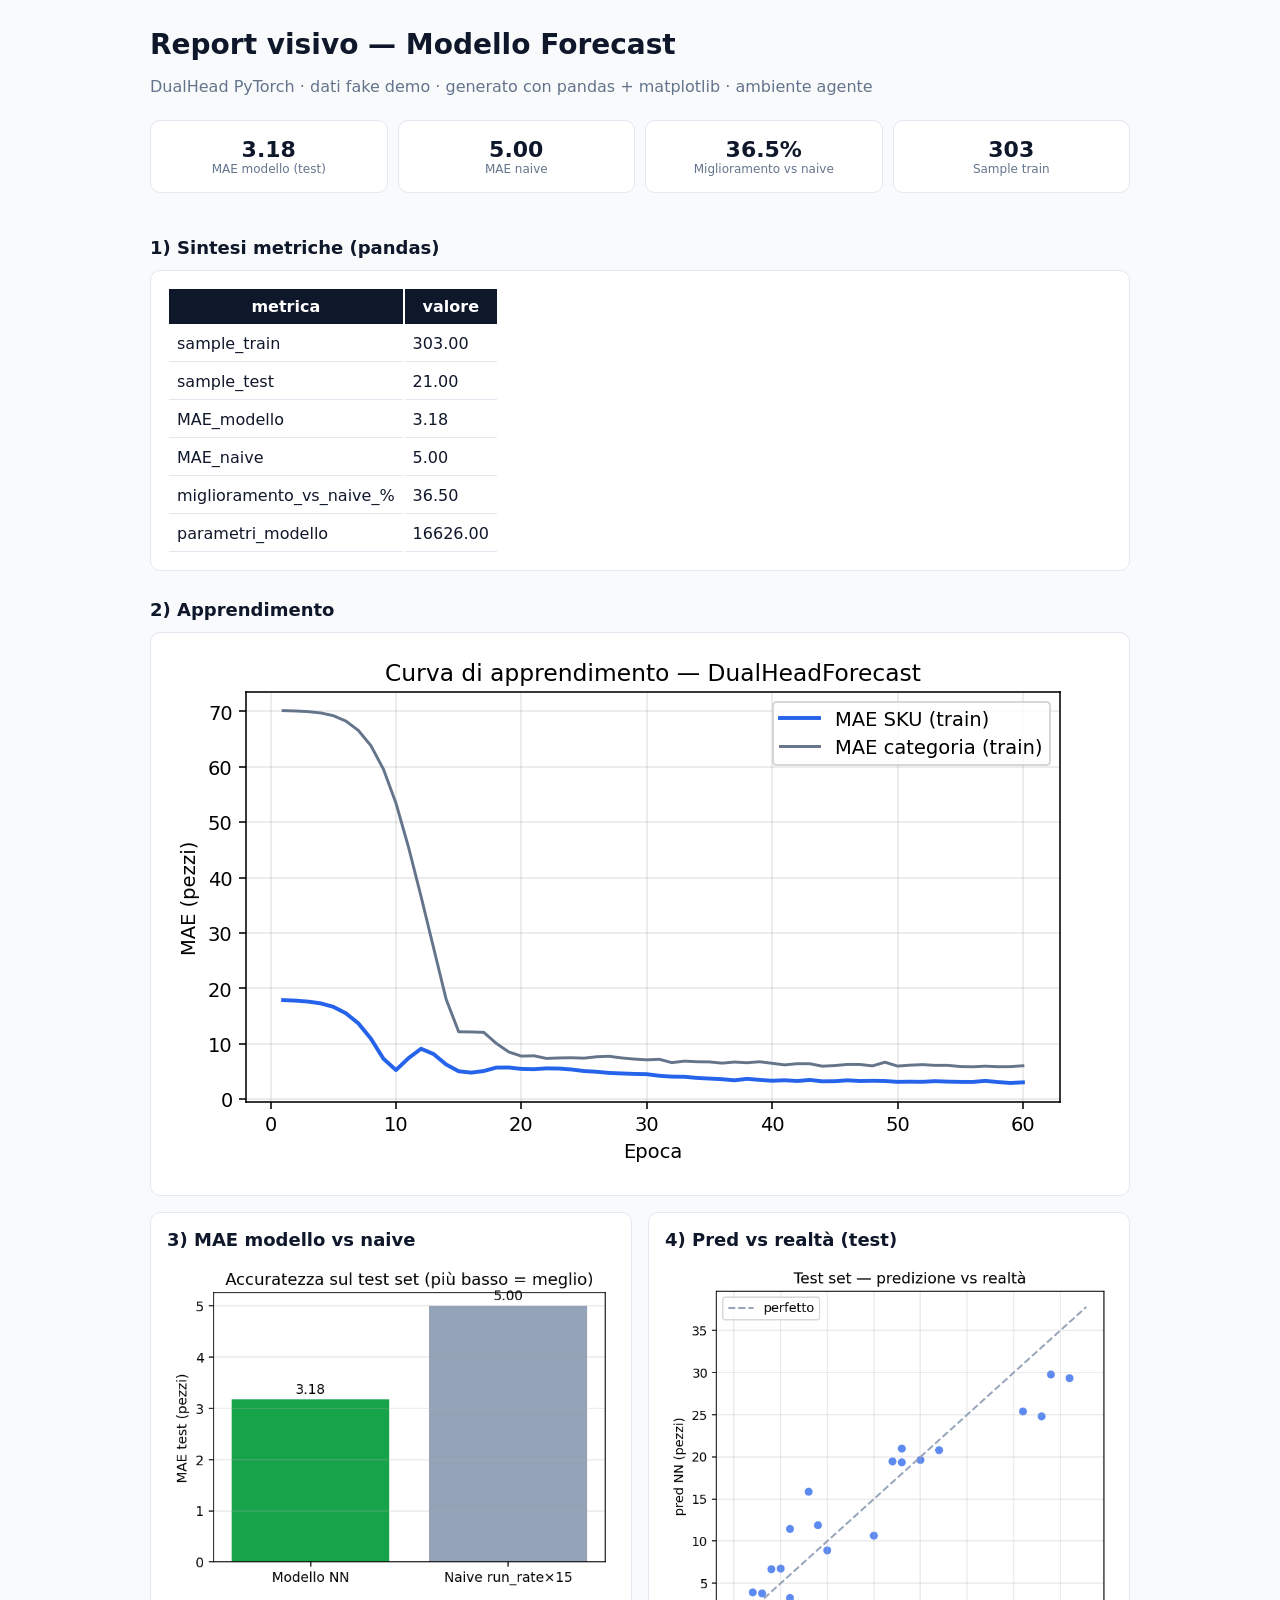
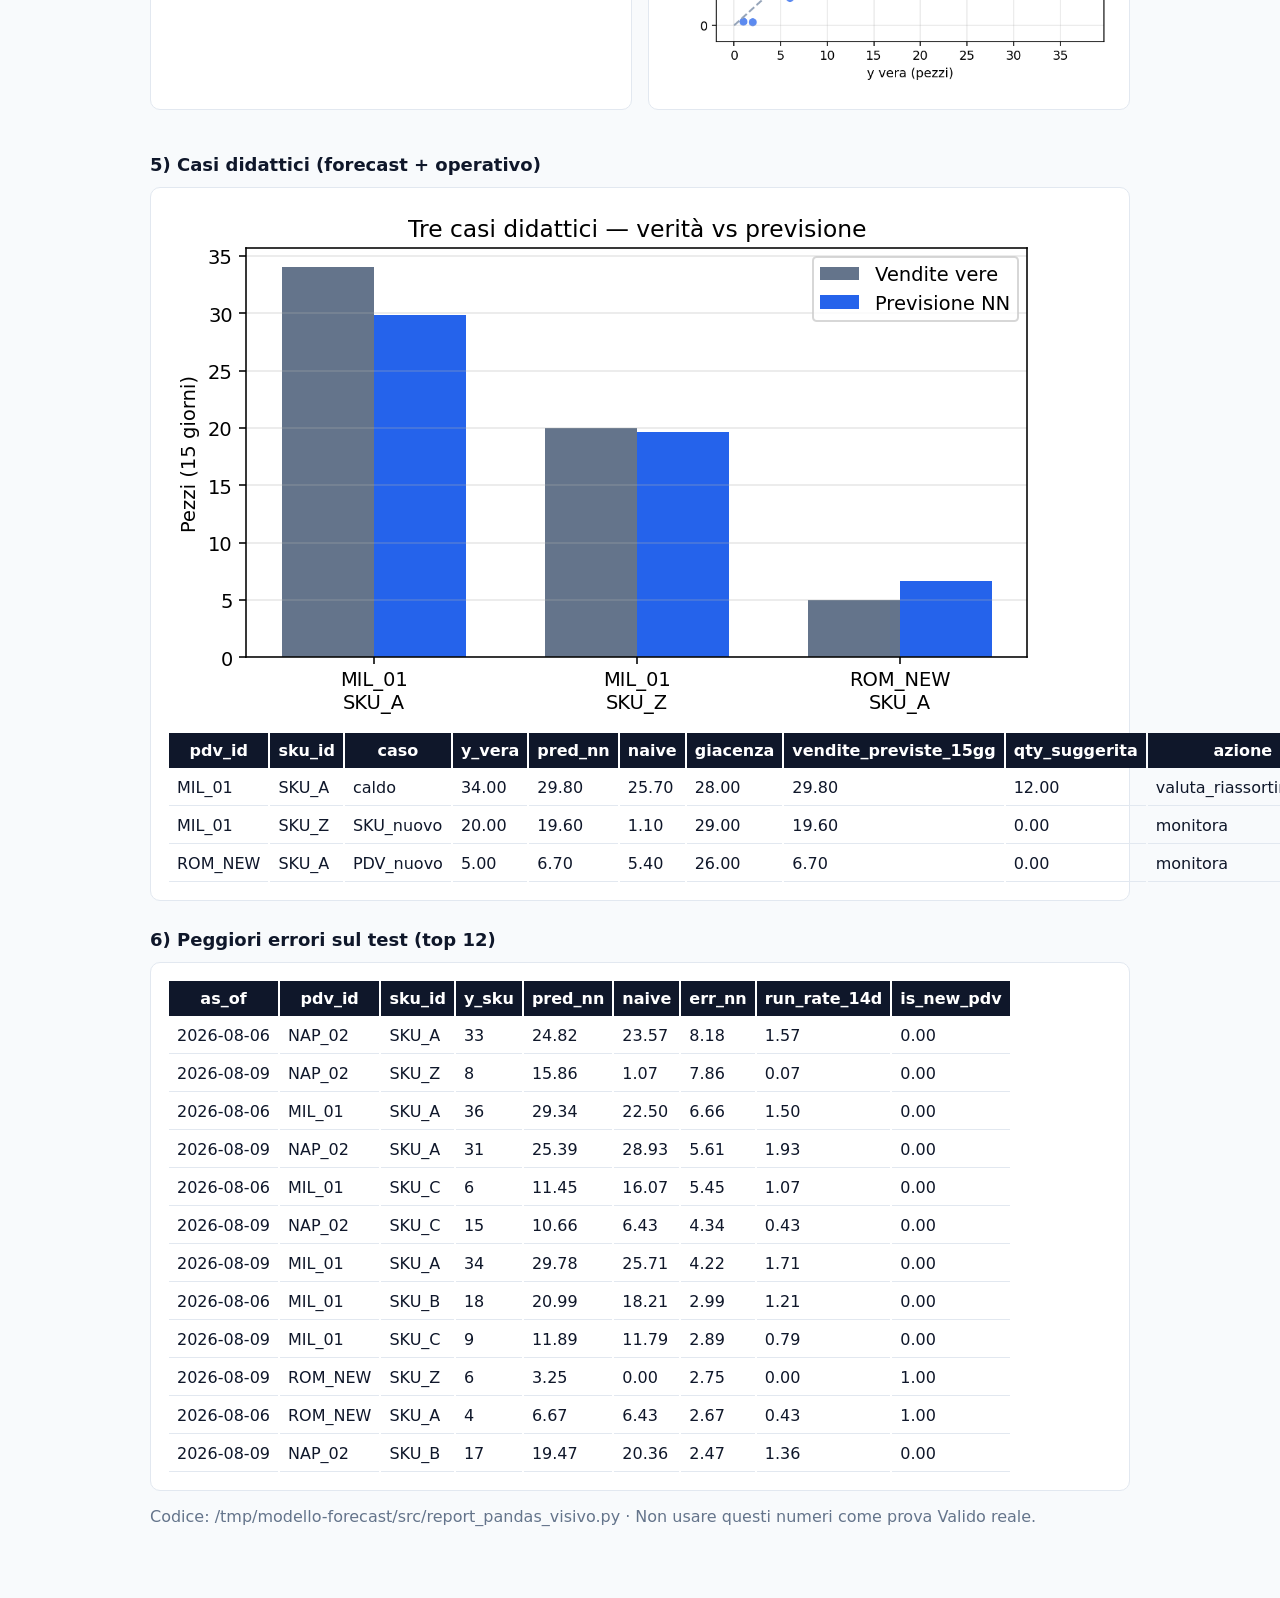
<file: reports/report_forecast.html>
<!DOCTYPE html>
<html lang="it">
<head>
  <meta charset="utf-8" />
  <title>Report Forecast DualHead</title>
  <style>
    body { font-family: ui-sans-serif, system-ui, sans-serif; margin: 0; background: #f8fafc; color: #0f172a; }
    .wrap { max-width: 980px; margin: 0 auto; padding: 28px 20px 48px; }
    h1 { font-size: 28px; margin: 0 0 8px; }
    h2 { font-size: 18px; margin: 28px 0 12px; }
    .sub { color: #64748b; margin-bottom: 24px; }
    .card { background: white; border: 1px solid #e2e8f0; border-radius: 10px; padding: 16px; margin-bottom: 16px; }
    .grid { display: grid; grid-template-columns: 1fr 1fr; gap: 16px; }
    img { max-width: 100%; height: auto; }
    .kpi { display: grid; grid-template-columns: repeat(4, 1fr); gap: 10px; margin-bottom: 16px; }
    .kpi .card { text-align: center; }
    .kpi .v { font-size: 22px; font-weight: 700; }
    .kpi .l { font-size: 12px; color: #64748b; }
    @media (max-width: 800px) { .grid, .kpi { grid-template-columns: 1fr; } }
  </style>
</head>
<body>
  <div class="wrap">
    <h1>Report visivo — Modello Forecast</h1>
    <p class="sub">DualHead PyTorch · dati fake demo · generato con pandas + matplotlib · ambiente agente</p>

    <div class="kpi">
      <div class="card"><div class="v">3.18</div><div class="l">MAE modello (test)</div></div>
      <div class="card"><div class="v">5.00</div><div class="l">MAE naive</div></div>
      <div class="card"><div class="v">36.5%</div><div class="l">Miglioramento vs naive</div></div>
      <div class="card"><div class="v">303</div><div class="l">Sample train</div></div>
    </div>

    <h2>1) Sintesi metriche (pandas)</h2>
    <div class="card"><style type="text/css">
#T_98267 th {
  background: #0f172a;
  color: white;
  padding: 8px;
}
#T_98267 td {
  padding: 8px;
  border-bottom: 1px solid #e2e8f0;
}
#T_98267 table {
  border-collapse: collapse;
  width: 100%;
}
</style>
<table id="T_98267">
  <thead>
    <tr>
      <th id="T_98267_level0_col0" class="col_heading level0 col0" >metrica</th>
      <th id="T_98267_level0_col1" class="col_heading level0 col1" >valore</th>
    </tr>
  </thead>
  <tbody>
    <tr>
      <td id="T_98267_row0_col0" class="data row0 col0" >sample_train</td>
      <td id="T_98267_row0_col1" class="data row0 col1" >303.00</td>
    </tr>
    <tr>
      <td id="T_98267_row1_col0" class="data row1 col0" >sample_test</td>
      <td id="T_98267_row1_col1" class="data row1 col1" >21.00</td>
    </tr>
    <tr>
      <td id="T_98267_row2_col0" class="data row2 col0" >MAE_modello</td>
      <td id="T_98267_row2_col1" class="data row2 col1" >3.18</td>
    </tr>
    <tr>
      <td id="T_98267_row3_col0" class="data row3 col0" >MAE_naive</td>
      <td id="T_98267_row3_col1" class="data row3 col1" >5.00</td>
    </tr>
    <tr>
      <td id="T_98267_row4_col0" class="data row4 col0" >miglioramento_vs_naive_%</td>
      <td id="T_98267_row4_col1" class="data row4 col1" >36.50</td>
    </tr>
    <tr>
      <td id="T_98267_row5_col0" class="data row5 col0" >parametri_modello</td>
      <td id="T_98267_row5_col1" class="data row5 col1" >16626.00</td>
    </tr>
  </tbody>
</table>
</div>

    <h2>2) Apprendimento</h2>
    <div class="card"><img alt="learning curve" src="[data-uri]" /></div>

    <div class="grid">
      <div class="card">
        <h2 style="margin-top:0">3) MAE modello vs naive</h2>
        <img alt="mae" src="[data-uri]" />
      </div>
      <div class="card">
        <h2 style="margin-top:0">4) Pred vs realtà (test)</h2>
        <img alt="scatter" src="[data-uri]" />
      </div>
    </div>

    <h2>5) Casi didattici (forecast + operativo)</h2>
    <div class="card">
      <img alt="focus" src="[data-uri]" />
      <style type="text/css">
#T_38158 th {
  background: #0f172a;
  color: white;
  padding: 8px;
}
#T_38158 td {
  padding: 8px;
  border-bottom: 1px solid #e2e8f0;
}
#T_38158 table {
  border-collapse: collapse;
  width: 100%;
}
</style>
<table id="T_38158">
  <thead>
    <tr>
      <th id="T_38158_level0_col0" class="col_heading level0 col0" >pdv_id</th>
      <th id="T_38158_level0_col1" class="col_heading level0 col1" >sku_id</th>
      <th id="T_38158_level0_col2" class="col_heading level0 col2" >caso</th>
      <th id="T_38158_level0_col3" class="col_heading level0 col3" >y_vera</th>
      <th id="T_38158_level0_col4" class="col_heading level0 col4" >pred_nn</th>
      <th id="T_38158_level0_col5" class="col_heading level0 col5" >naive</th>
      <th id="T_38158_level0_col6" class="col_heading level0 col6" >giacenza</th>
      <th id="T_38158_level0_col7" class="col_heading level0 col7" >vendite_previste_15gg</th>
      <th id="T_38158_level0_col8" class="col_heading level0 col8" >qty_suggerita</th>
      <th id="T_38158_level0_col9" class="col_heading level0 col9" >azione</th>
    </tr>
  </thead>
  <tbody>
    <tr>
      <td id="T_38158_row0_col0" class="data row0 col0" >MIL_01</td>
      <td id="T_38158_row0_col1" class="data row0 col1" >SKU_A</td>
      <td id="T_38158_row0_col2" class="data row0 col2" >caldo</td>
      <td id="T_38158_row0_col3" class="data row0 col3" >34.00</td>
      <td id="T_38158_row0_col4" class="data row0 col4" >29.80</td>
      <td id="T_38158_row0_col5" class="data row0 col5" >25.70</td>
      <td id="T_38158_row0_col6" class="data row0 col6" >28.00</td>
      <td id="T_38158_row0_col7" class="data row0 col7" >29.80</td>
      <td id="T_38158_row0_col8" class="data row0 col8" >12.00</td>
      <td id="T_38158_row0_col9" class="data row0 col9" >valuta_riassortimento</td>
    </tr>
    <tr>
      <td id="T_38158_row1_col0" class="data row1 col0" >MIL_01</td>
      <td id="T_38158_row1_col1" class="data row1 col1" >SKU_Z</td>
      <td id="T_38158_row1_col2" class="data row1 col2" >SKU_nuovo</td>
      <td id="T_38158_row1_col3" class="data row1 col3" >20.00</td>
      <td id="T_38158_row1_col4" class="data row1 col4" >19.60</td>
      <td id="T_38158_row1_col5" class="data row1 col5" >1.10</td>
      <td id="T_38158_row1_col6" class="data row1 col6" >29.00</td>
      <td id="T_38158_row1_col7" class="data row1 col7" >19.60</td>
      <td id="T_38158_row1_col8" class="data row1 col8" >0.00</td>
      <td id="T_38158_row1_col9" class="data row1 col9" >monitora</td>
    </tr>
    <tr>
      <td id="T_38158_row2_col0" class="data row2 col0" >ROM_NEW</td>
      <td id="T_38158_row2_col1" class="data row2 col1" >SKU_A</td>
      <td id="T_38158_row2_col2" class="data row2 col2" >PDV_nuovo</td>
      <td id="T_38158_row2_col3" class="data row2 col3" >5.00</td>
      <td id="T_38158_row2_col4" class="data row2 col4" >6.70</td>
      <td id="T_38158_row2_col5" class="data row2 col5" >5.40</td>
      <td id="T_38158_row2_col6" class="data row2 col6" >26.00</td>
      <td id="T_38158_row2_col7" class="data row2 col7" >6.70</td>
      <td id="T_38158_row2_col8" class="data row2 col8" >0.00</td>
      <td id="T_38158_row2_col9" class="data row2 col9" >monitora</td>
    </tr>
  </tbody>
</table>

    </div>

    <h2>6) Peggiori errori sul test (top 12)</h2>
    <div class="card"><style type="text/css">
#T_871b6 th {
  background: #0f172a;
  color: white;
  padding: 8px;
}
#T_871b6 td {
  padding: 8px;
  border-bottom: 1px solid #e2e8f0;
}
#T_871b6 table {
  border-collapse: collapse;
  width: 100%;
}
</style>
<table id="T_871b6">
  <thead>
    <tr>
      <th id="T_871b6_level0_col0" class="col_heading level0 col0" >as_of</th>
      <th id="T_871b6_level0_col1" class="col_heading level0 col1" >pdv_id</th>
      <th id="T_871b6_level0_col2" class="col_heading level0 col2" >sku_id</th>
      <th id="T_871b6_level0_col3" class="col_heading level0 col3" >y_sku</th>
      <th id="T_871b6_level0_col4" class="col_heading level0 col4" >pred_nn</th>
      <th id="T_871b6_level0_col5" class="col_heading level0 col5" >naive</th>
      <th id="T_871b6_level0_col6" class="col_heading level0 col6" >err_nn</th>
      <th id="T_871b6_level0_col7" class="col_heading level0 col7" >run_rate_14d</th>
      <th id="T_871b6_level0_col8" class="col_heading level0 col8" >is_new_pdv</th>
    </tr>
  </thead>
  <tbody>
    <tr>
      <td id="T_871b6_row0_col0" class="data row0 col0" >2026-08-06</td>
      <td id="T_871b6_row0_col1" class="data row0 col1" >NAP_02</td>
      <td id="T_871b6_row0_col2" class="data row0 col2" >SKU_A</td>
      <td id="T_871b6_row0_col3" class="data row0 col3" >33</td>
      <td id="T_871b6_row0_col4" class="data row0 col4" >24.82</td>
      <td id="T_871b6_row0_col5" class="data row0 col5" >23.57</td>
      <td id="T_871b6_row0_col6" class="data row0 col6" >8.18</td>
      <td id="T_871b6_row0_col7" class="data row0 col7" >1.57</td>
      <td id="T_871b6_row0_col8" class="data row0 col8" >0.00</td>
    </tr>
    <tr>
      <td id="T_871b6_row1_col0" class="data row1 col0" >2026-08-09</td>
      <td id="T_871b6_row1_col1" class="data row1 col1" >NAP_02</td>
      <td id="T_871b6_row1_col2" class="data row1 col2" >SKU_Z</td>
      <td id="T_871b6_row1_col3" class="data row1 col3" >8</td>
      <td id="T_871b6_row1_col4" class="data row1 col4" >15.86</td>
      <td id="T_871b6_row1_col5" class="data row1 col5" >1.07</td>
      <td id="T_871b6_row1_col6" class="data row1 col6" >7.86</td>
      <td id="T_871b6_row1_col7" class="data row1 col7" >0.07</td>
      <td id="T_871b6_row1_col8" class="data row1 col8" >0.00</td>
    </tr>
    <tr>
      <td id="T_871b6_row2_col0" class="data row2 col0" >2026-08-06</td>
      <td id="T_871b6_row2_col1" class="data row2 col1" >MIL_01</td>
      <td id="T_871b6_row2_col2" class="data row2 col2" >SKU_A</td>
      <td id="T_871b6_row2_col3" class="data row2 col3" >36</td>
      <td id="T_871b6_row2_col4" class="data row2 col4" >29.34</td>
      <td id="T_871b6_row2_col5" class="data row2 col5" >22.50</td>
      <td id="T_871b6_row2_col6" class="data row2 col6" >6.66</td>
      <td id="T_871b6_row2_col7" class="data row2 col7" >1.50</td>
      <td id="T_871b6_row2_col8" class="data row2 col8" >0.00</td>
    </tr>
    <tr>
      <td id="T_871b6_row3_col0" class="data row3 col0" >2026-08-09</td>
      <td id="T_871b6_row3_col1" class="data row3 col1" >NAP_02</td>
      <td id="T_871b6_row3_col2" class="data row3 col2" >SKU_A</td>
      <td id="T_871b6_row3_col3" class="data row3 col3" >31</td>
      <td id="T_871b6_row3_col4" class="data row3 col4" >25.39</td>
      <td id="T_871b6_row3_col5" class="data row3 col5" >28.93</td>
      <td id="T_871b6_row3_col6" class="data row3 col6" >5.61</td>
      <td id="T_871b6_row3_col7" class="data row3 col7" >1.93</td>
      <td id="T_871b6_row3_col8" class="data row3 col8" >0.00</td>
    </tr>
    <tr>
      <td id="T_871b6_row4_col0" class="data row4 col0" >2026-08-06</td>
      <td id="T_871b6_row4_col1" class="data row4 col1" >MIL_01</td>
      <td id="T_871b6_row4_col2" class="data row4 col2" >SKU_C</td>
      <td id="T_871b6_row4_col3" class="data row4 col3" >6</td>
      <td id="T_871b6_row4_col4" class="data row4 col4" >11.45</td>
      <td id="T_871b6_row4_col5" class="data row4 col5" >16.07</td>
      <td id="T_871b6_row4_col6" class="data row4 col6" >5.45</td>
      <td id="T_871b6_row4_col7" class="data row4 col7" >1.07</td>
      <td id="T_871b6_row4_col8" class="data row4 col8" >0.00</td>
    </tr>
    <tr>
      <td id="T_871b6_row5_col0" class="data row5 col0" >2026-08-09</td>
      <td id="T_871b6_row5_col1" class="data row5 col1" >NAP_02</td>
      <td id="T_871b6_row5_col2" class="data row5 col2" >SKU_C</td>
      <td id="T_871b6_row5_col3" class="data row5 col3" >15</td>
      <td id="T_871b6_row5_col4" class="data row5 col4" >10.66</td>
      <td id="T_871b6_row5_col5" class="data row5 col5" >6.43</td>
      <td id="T_871b6_row5_col6" class="data row5 col6" >4.34</td>
      <td id="T_871b6_row5_col7" class="data row5 col7" >0.43</td>
      <td id="T_871b6_row5_col8" class="data row5 col8" >0.00</td>
    </tr>
    <tr>
      <td id="T_871b6_row6_col0" class="data row6 col0" >2026-08-09</td>
      <td id="T_871b6_row6_col1" class="data row6 col1" >MIL_01</td>
      <td id="T_871b6_row6_col2" class="data row6 col2" >SKU_A</td>
      <td id="T_871b6_row6_col3" class="data row6 col3" >34</td>
      <td id="T_871b6_row6_col4" class="data row6 col4" >29.78</td>
      <td id="T_871b6_row6_col5" class="data row6 col5" >25.71</td>
      <td id="T_871b6_row6_col6" class="data row6 col6" >4.22</td>
      <td id="T_871b6_row6_col7" class="data row6 col7" >1.71</td>
      <td id="T_871b6_row6_col8" class="data row6 col8" >0.00</td>
    </tr>
    <tr>
      <td id="T_871b6_row7_col0" class="data row7 col0" >2026-08-06</td>
      <td id="T_871b6_row7_col1" class="data row7 col1" >MIL_01</td>
      <td id="T_871b6_row7_col2" class="data row7 col2" >SKU_B</td>
      <td id="T_871b6_row7_col3" class="data row7 col3" >18</td>
      <td id="T_871b6_row7_col4" class="data row7 col4" >20.99</td>
      <td id="T_871b6_row7_col5" class="data row7 col5" >18.21</td>
      <td id="T_871b6_row7_col6" class="data row7 col6" >2.99</td>
      <td id="T_871b6_row7_col7" class="data row7 col7" >1.21</td>
      <td id="T_871b6_row7_col8" class="data row7 col8" >0.00</td>
    </tr>
    <tr>
      <td id="T_871b6_row8_col0" class="data row8 col0" >2026-08-09</td>
      <td id="T_871b6_row8_col1" class="data row8 col1" >MIL_01</td>
      <td id="T_871b6_row8_col2" class="data row8 col2" >SKU_C</td>
      <td id="T_871b6_row8_col3" class="data row8 col3" >9</td>
      <td id="T_871b6_row8_col4" class="data row8 col4" >11.89</td>
      <td id="T_871b6_row8_col5" class="data row8 col5" >11.79</td>
      <td id="T_871b6_row8_col6" class="data row8 col6" >2.89</td>
      <td id="T_871b6_row8_col7" class="data row8 col7" >0.79</td>
      <td id="T_871b6_row8_col8" class="data row8 col8" >0.00</td>
    </tr>
    <tr>
      <td id="T_871b6_row9_col0" class="data row9 col0" >2026-08-09</td>
      <td id="T_871b6_row9_col1" class="data row9 col1" >ROM_NEW</td>
      <td id="T_871b6_row9_col2" class="data row9 col2" >SKU_Z</td>
      <td id="T_871b6_row9_col3" class="data row9 col3" >6</td>
      <td id="T_871b6_row9_col4" class="data row9 col4" >3.25</td>
      <td id="T_871b6_row9_col5" class="data row9 col5" >0.00</td>
      <td id="T_871b6_row9_col6" class="data row9 col6" >2.75</td>
      <td id="T_871b6_row9_col7" class="data row9 col7" >0.00</td>
      <td id="T_871b6_row9_col8" class="data row9 col8" >1.00</td>
    </tr>
    <tr>
      <td id="T_871b6_row10_col0" class="data row10 col0" >2026-08-06</td>
      <td id="T_871b6_row10_col1" class="data row10 col1" >ROM_NEW</td>
      <td id="T_871b6_row10_col2" class="data row10 col2" >SKU_A</td>
      <td id="T_871b6_row10_col3" class="data row10 col3" >4</td>
      <td id="T_871b6_row10_col4" class="data row10 col4" >6.67</td>
      <td id="T_871b6_row10_col5" class="data row10 col5" >6.43</td>
      <td id="T_871b6_row10_col6" class="data row10 col6" >2.67</td>
      <td id="T_871b6_row10_col7" class="data row10 col7" >0.43</td>
      <td id="T_871b6_row10_col8" class="data row10 col8" >1.00</td>
    </tr>
    <tr>
      <td id="T_871b6_row11_col0" class="data row11 col0" >2026-08-09</td>
      <td id="T_871b6_row11_col1" class="data row11 col1" >NAP_02</td>
      <td id="T_871b6_row11_col2" class="data row11 col2" >SKU_B</td>
      <td id="T_871b6_row11_col3" class="data row11 col3" >17</td>
      <td id="T_871b6_row11_col4" class="data row11 col4" >19.47</td>
      <td id="T_871b6_row11_col5" class="data row11 col5" >20.36</td>
      <td id="T_871b6_row11_col6" class="data row11 col6" >2.47</td>
      <td id="T_871b6_row11_col7" class="data row11 col7" >1.36</td>
      <td id="T_871b6_row11_col8" class="data row11 col8" >0.00</td>
    </tr>
  </tbody>
</table>
</div>

    <p class="sub">Codice: /tmp/modello-forecast/src/report_pandas_visivo.py · Non usare questi numeri come prova Valido reale.</p>
  </div>
</body>
</html>
</file>
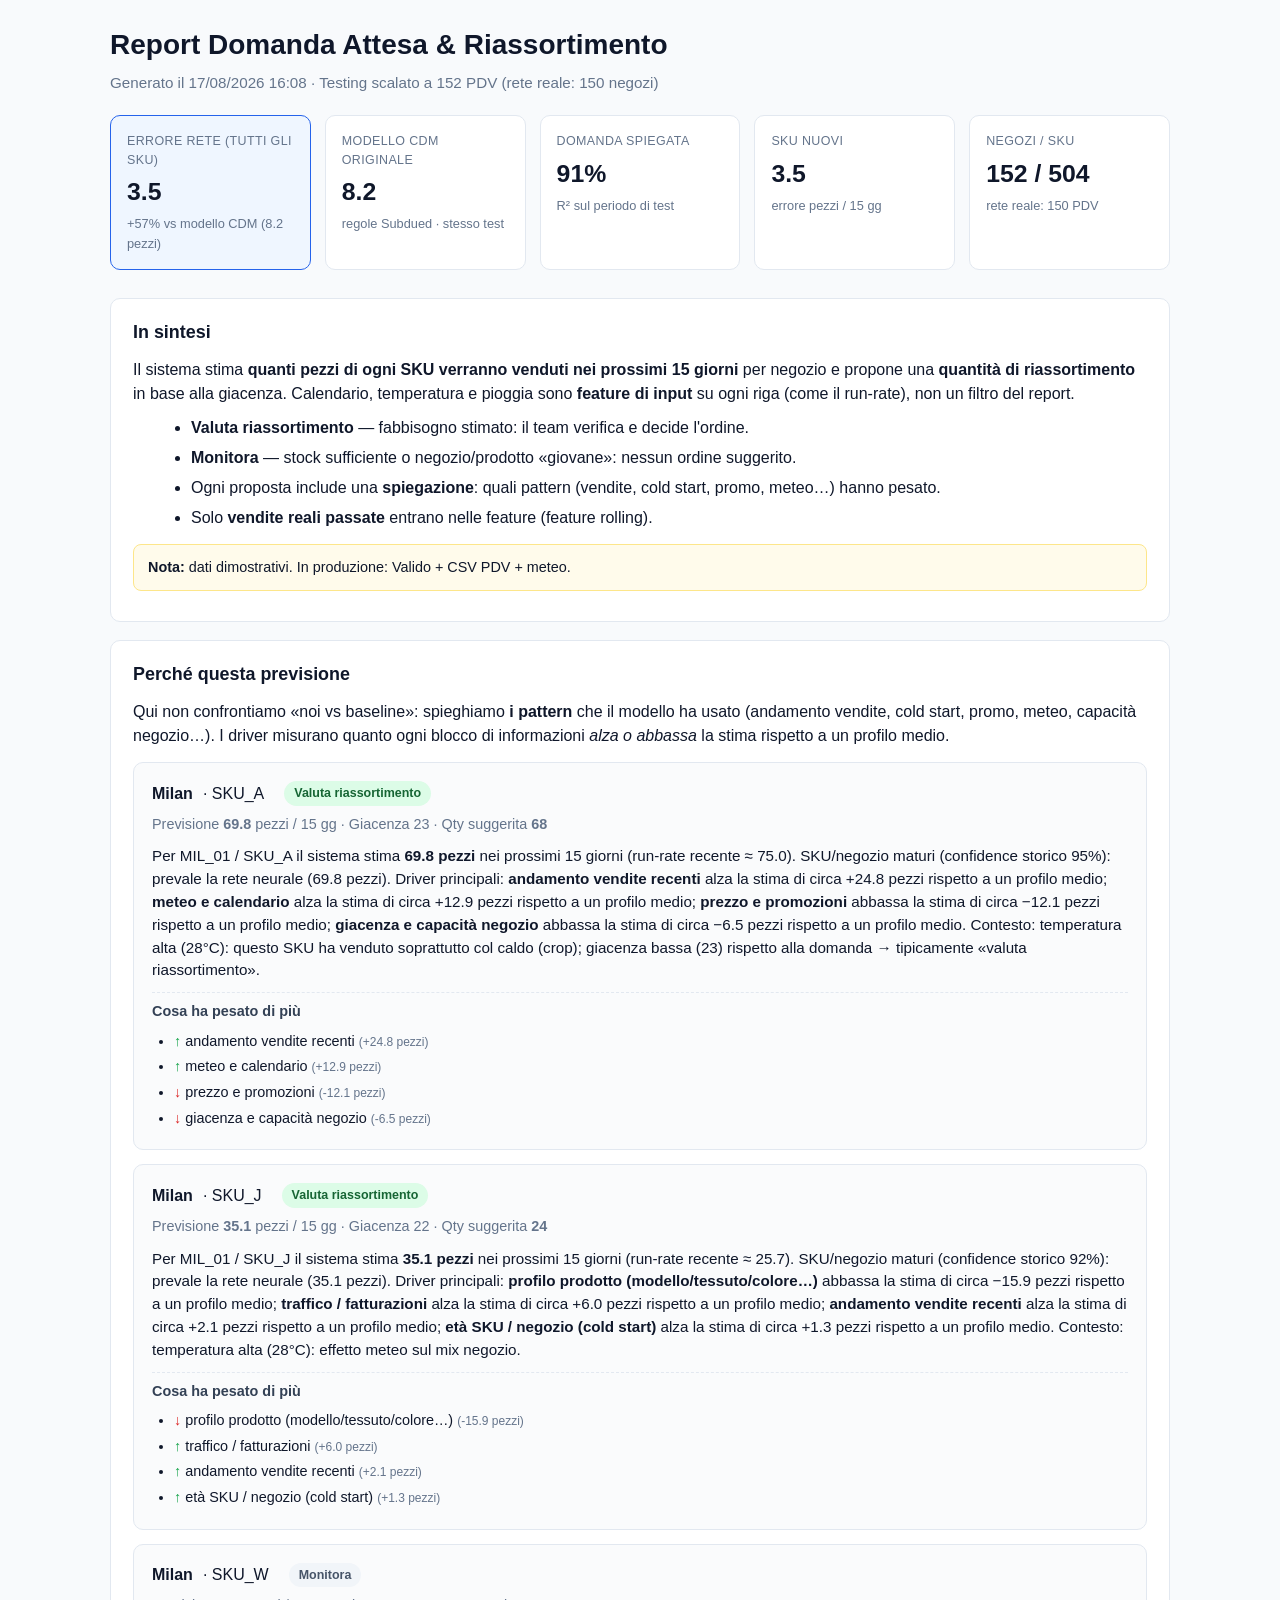
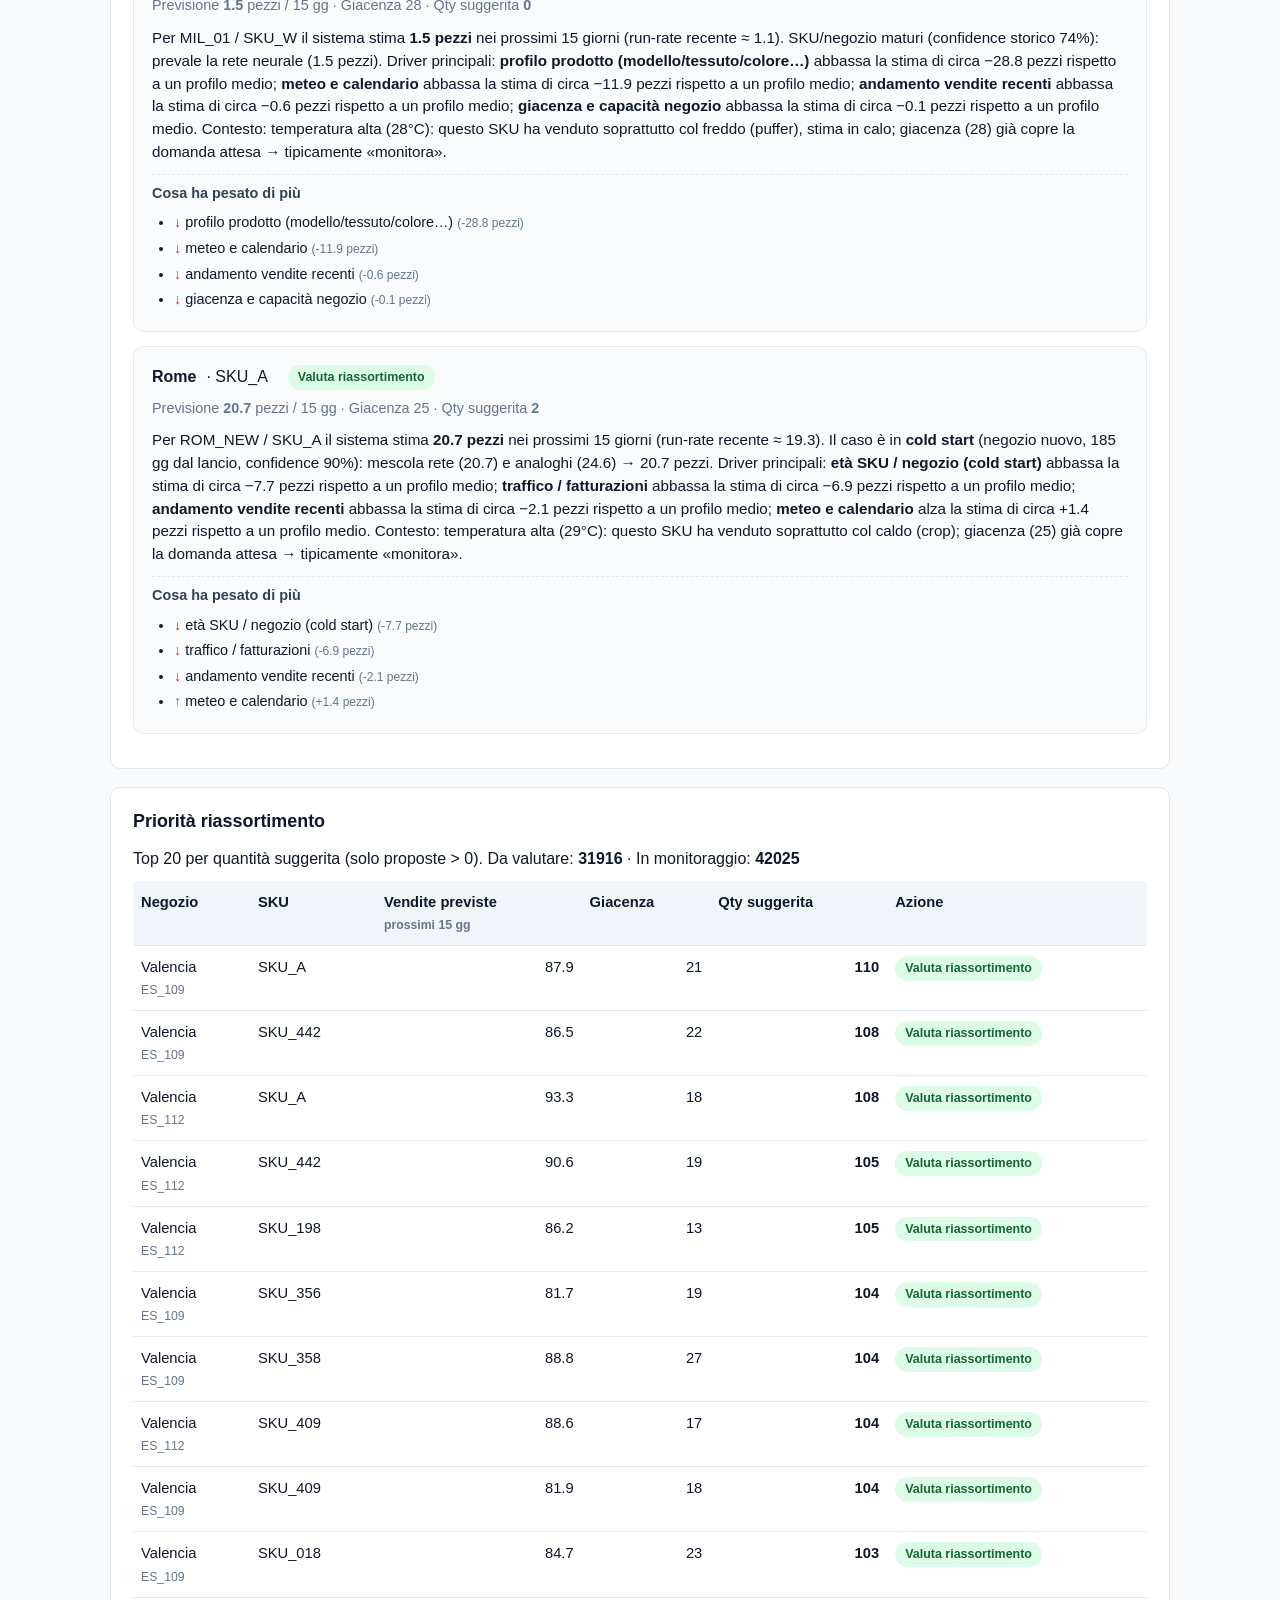
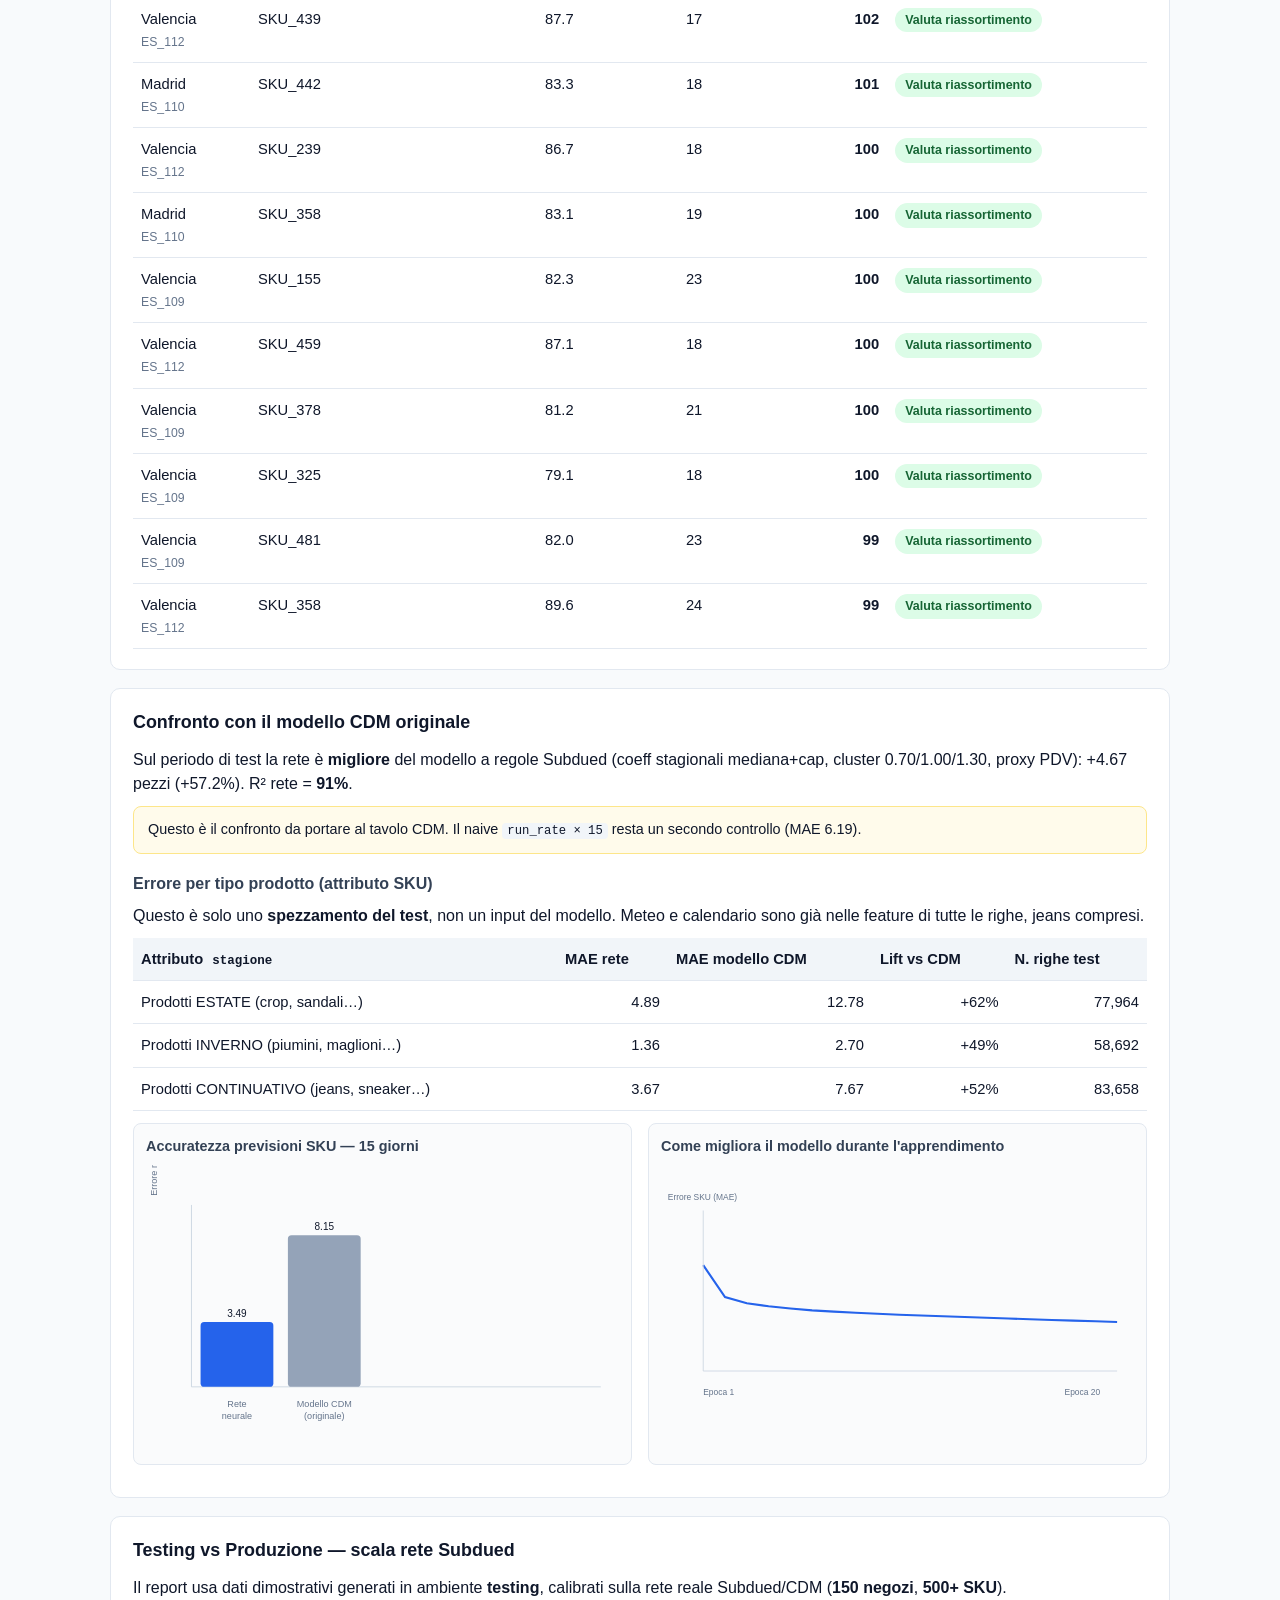
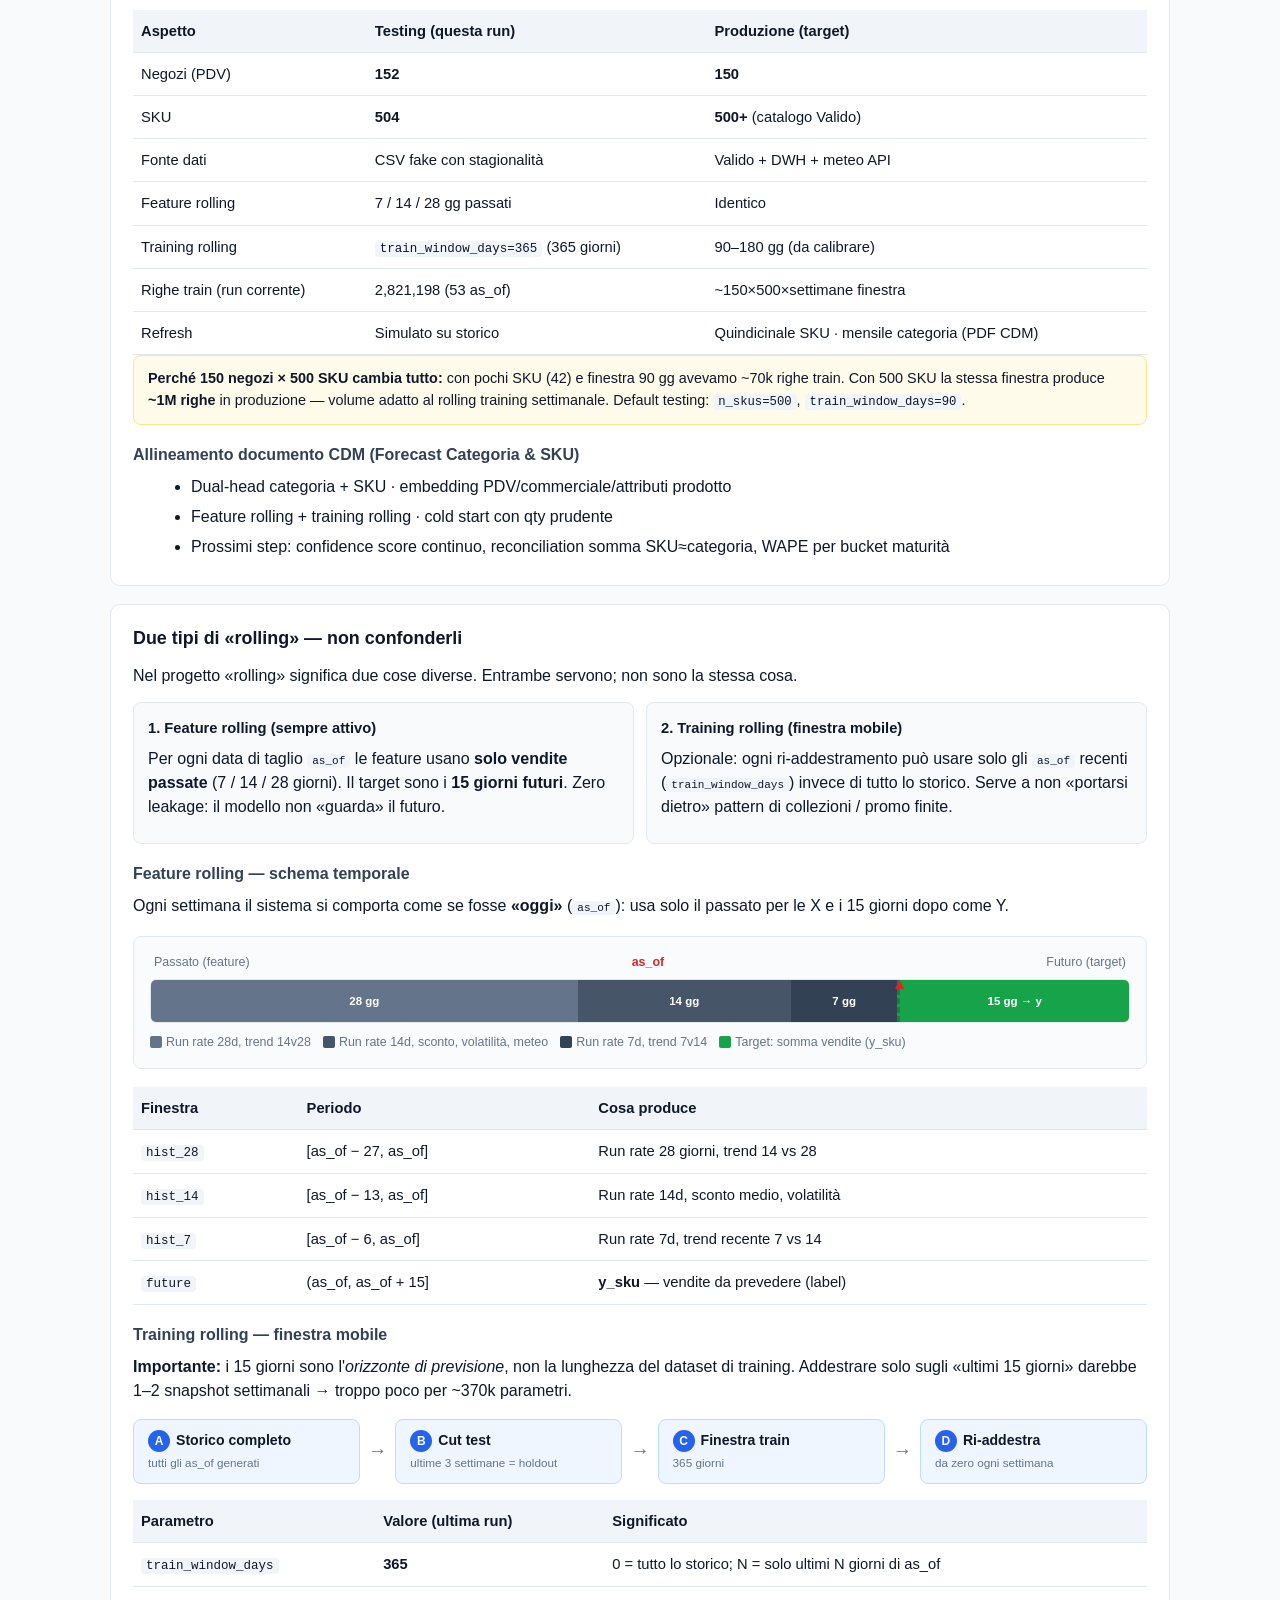
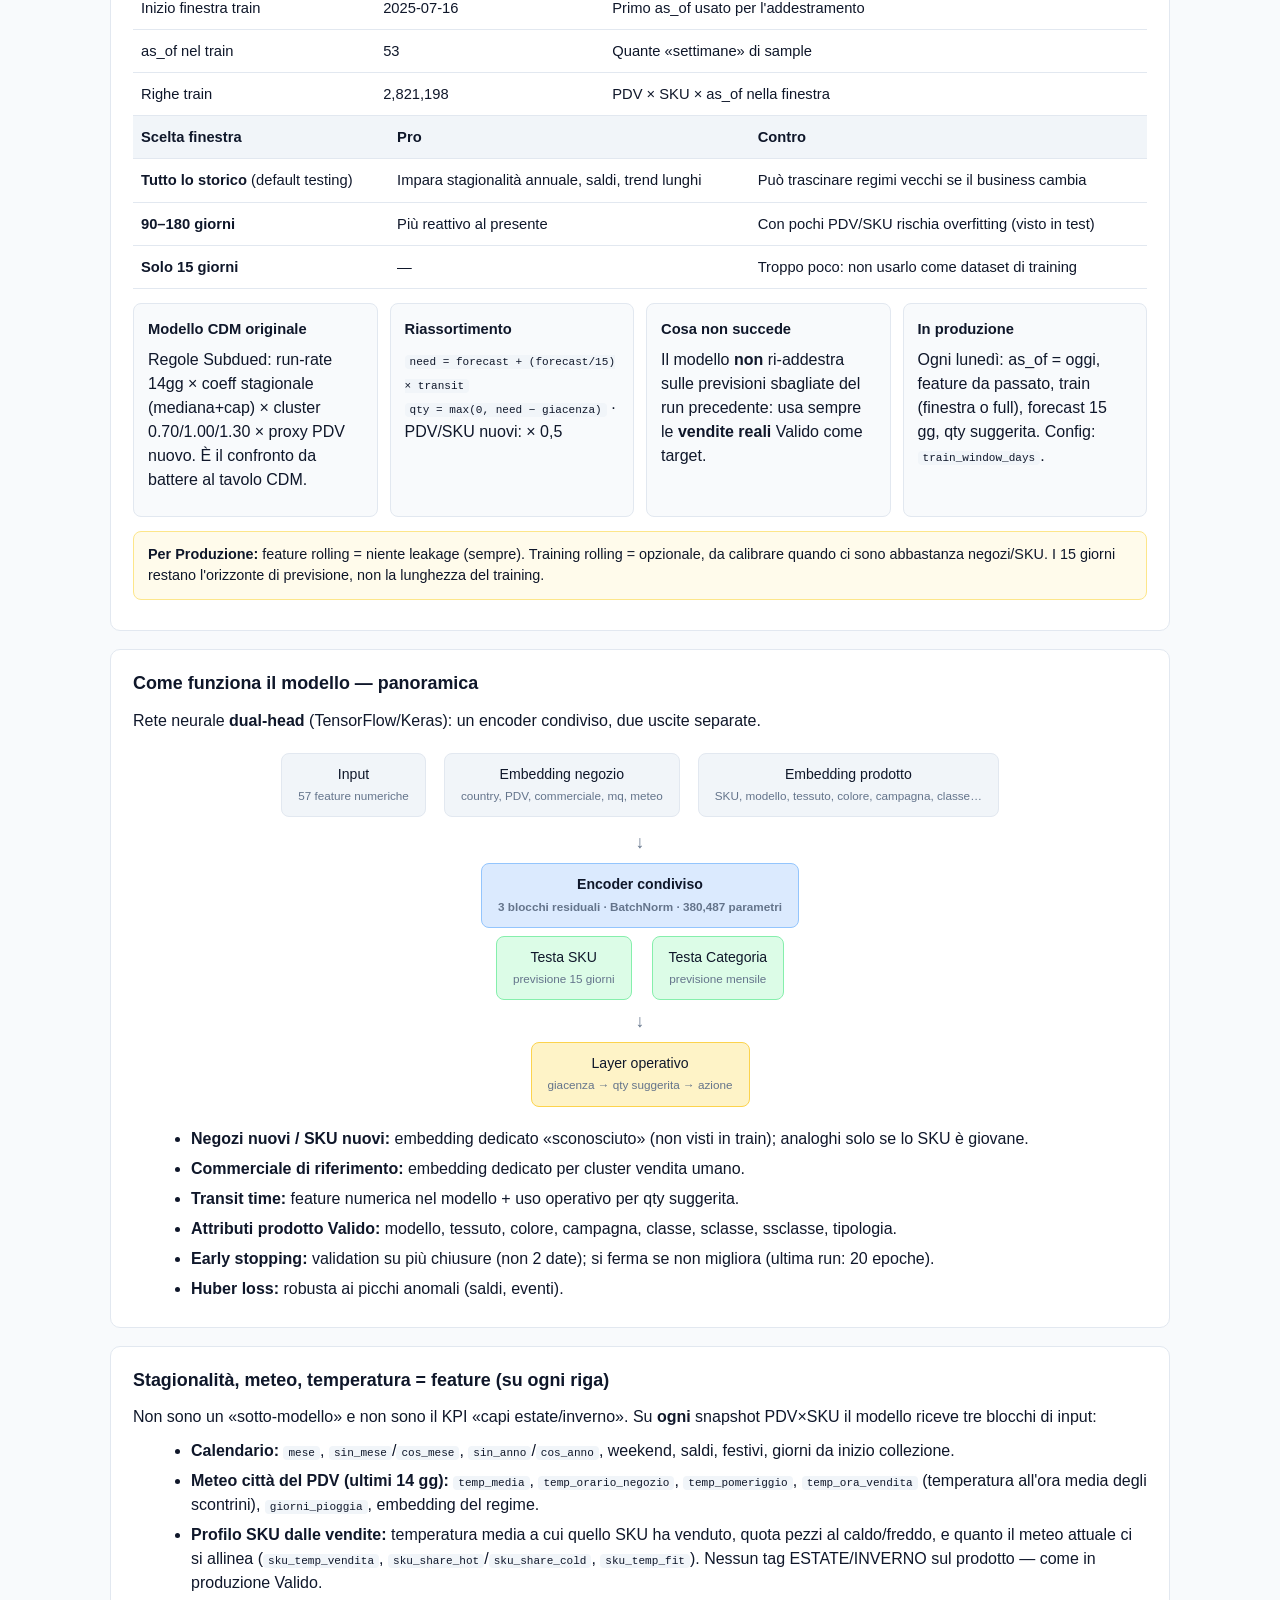
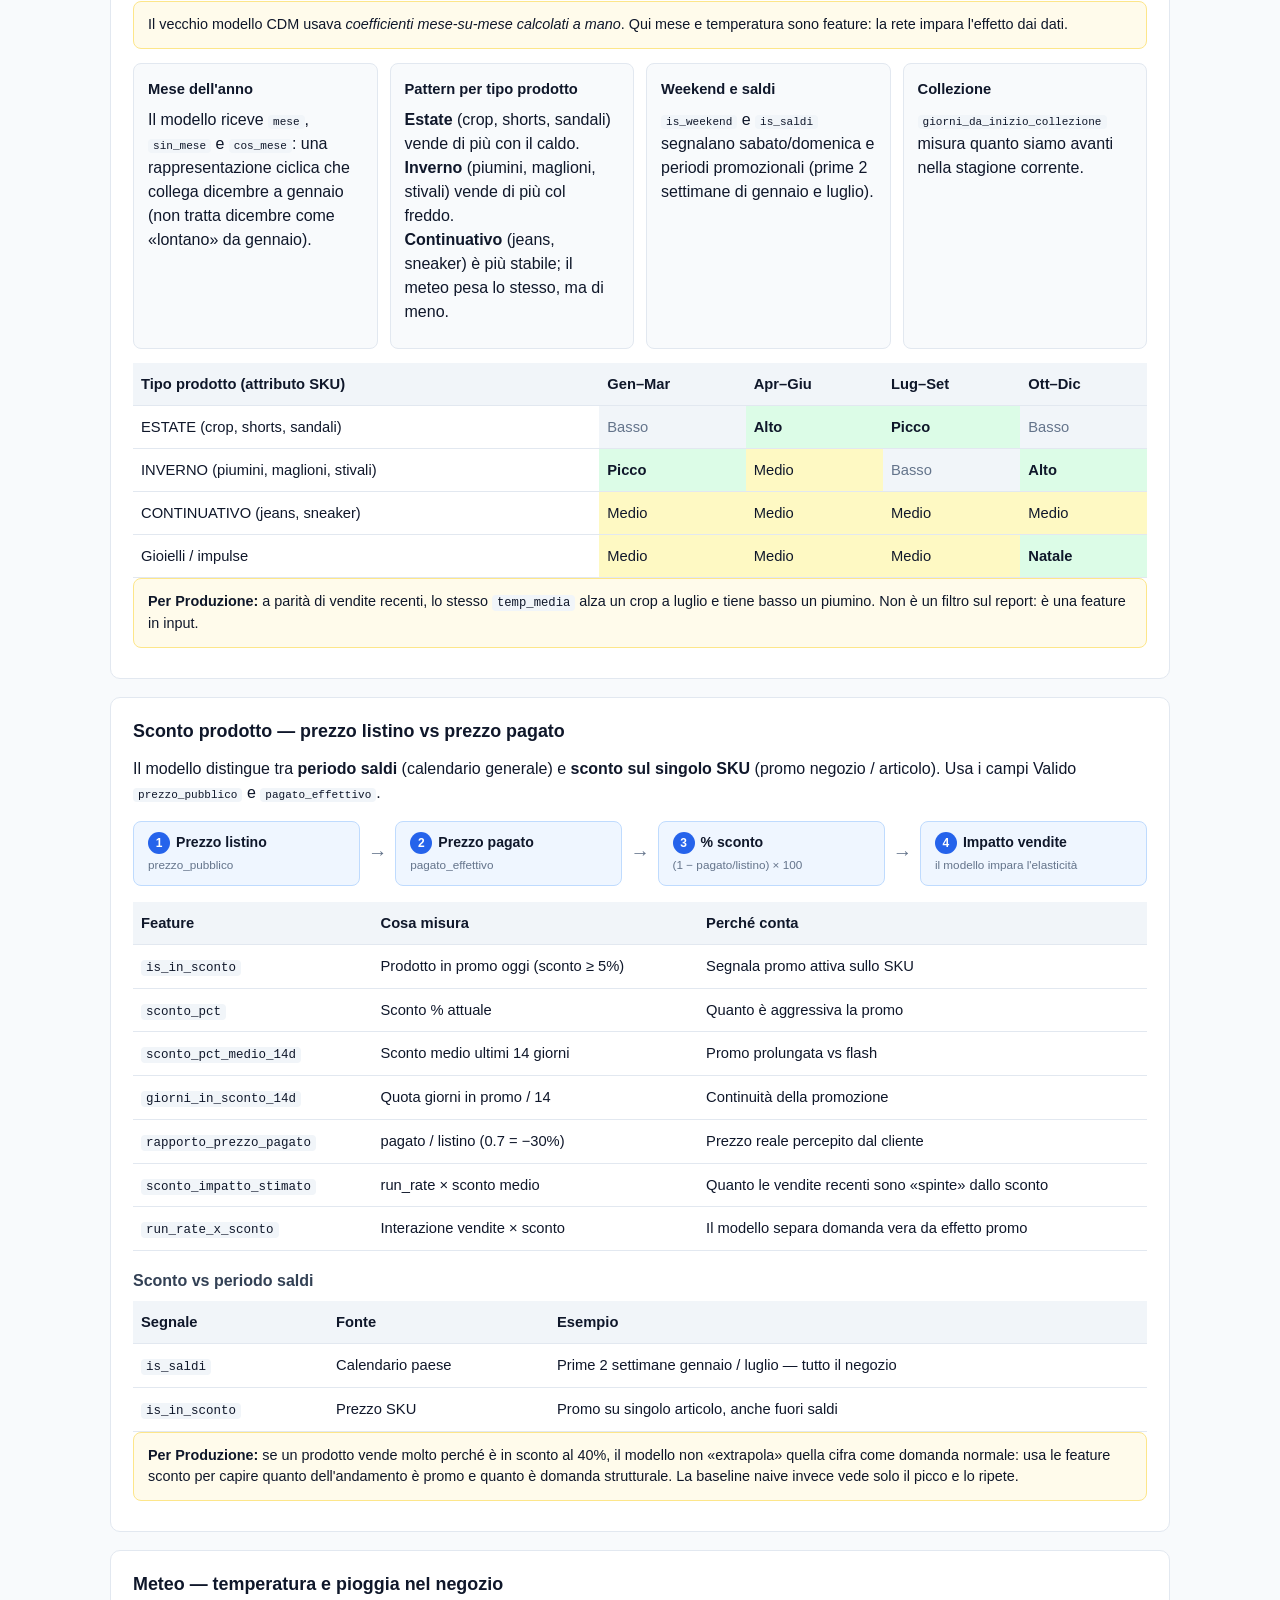
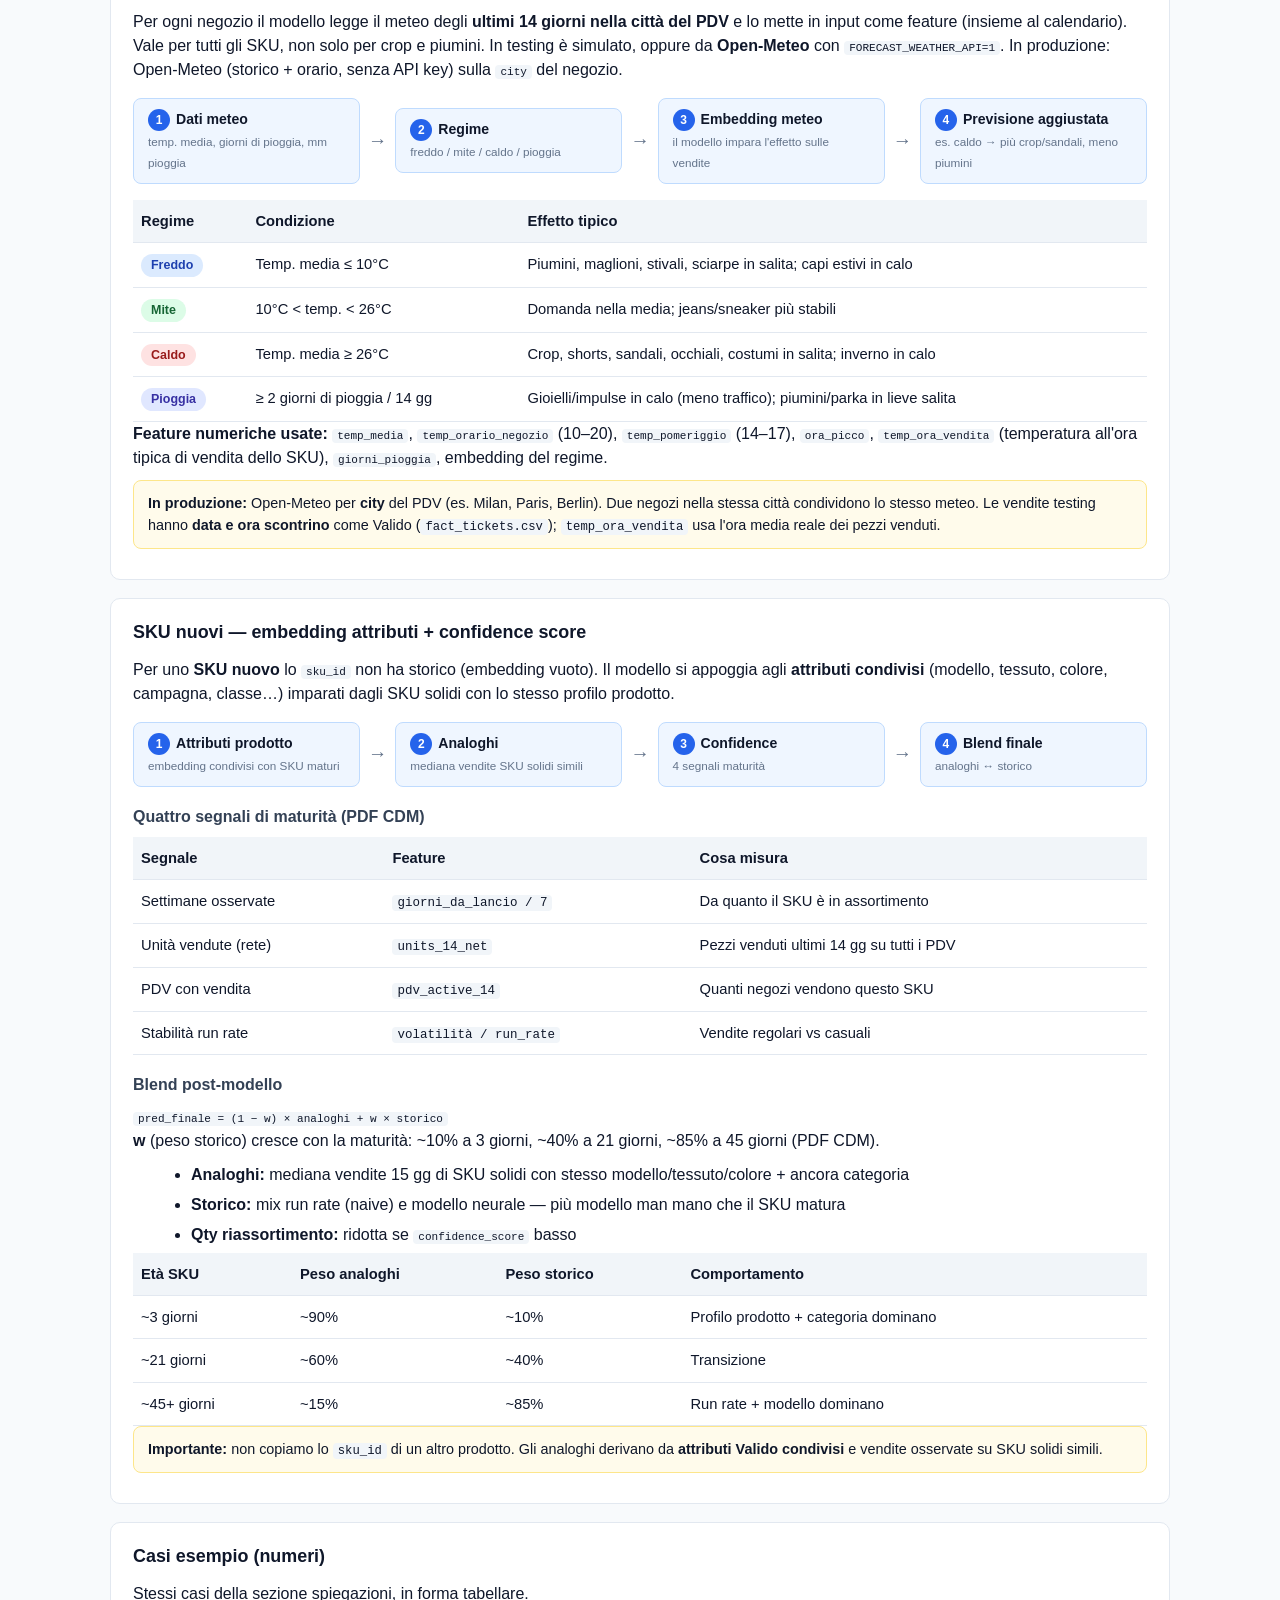
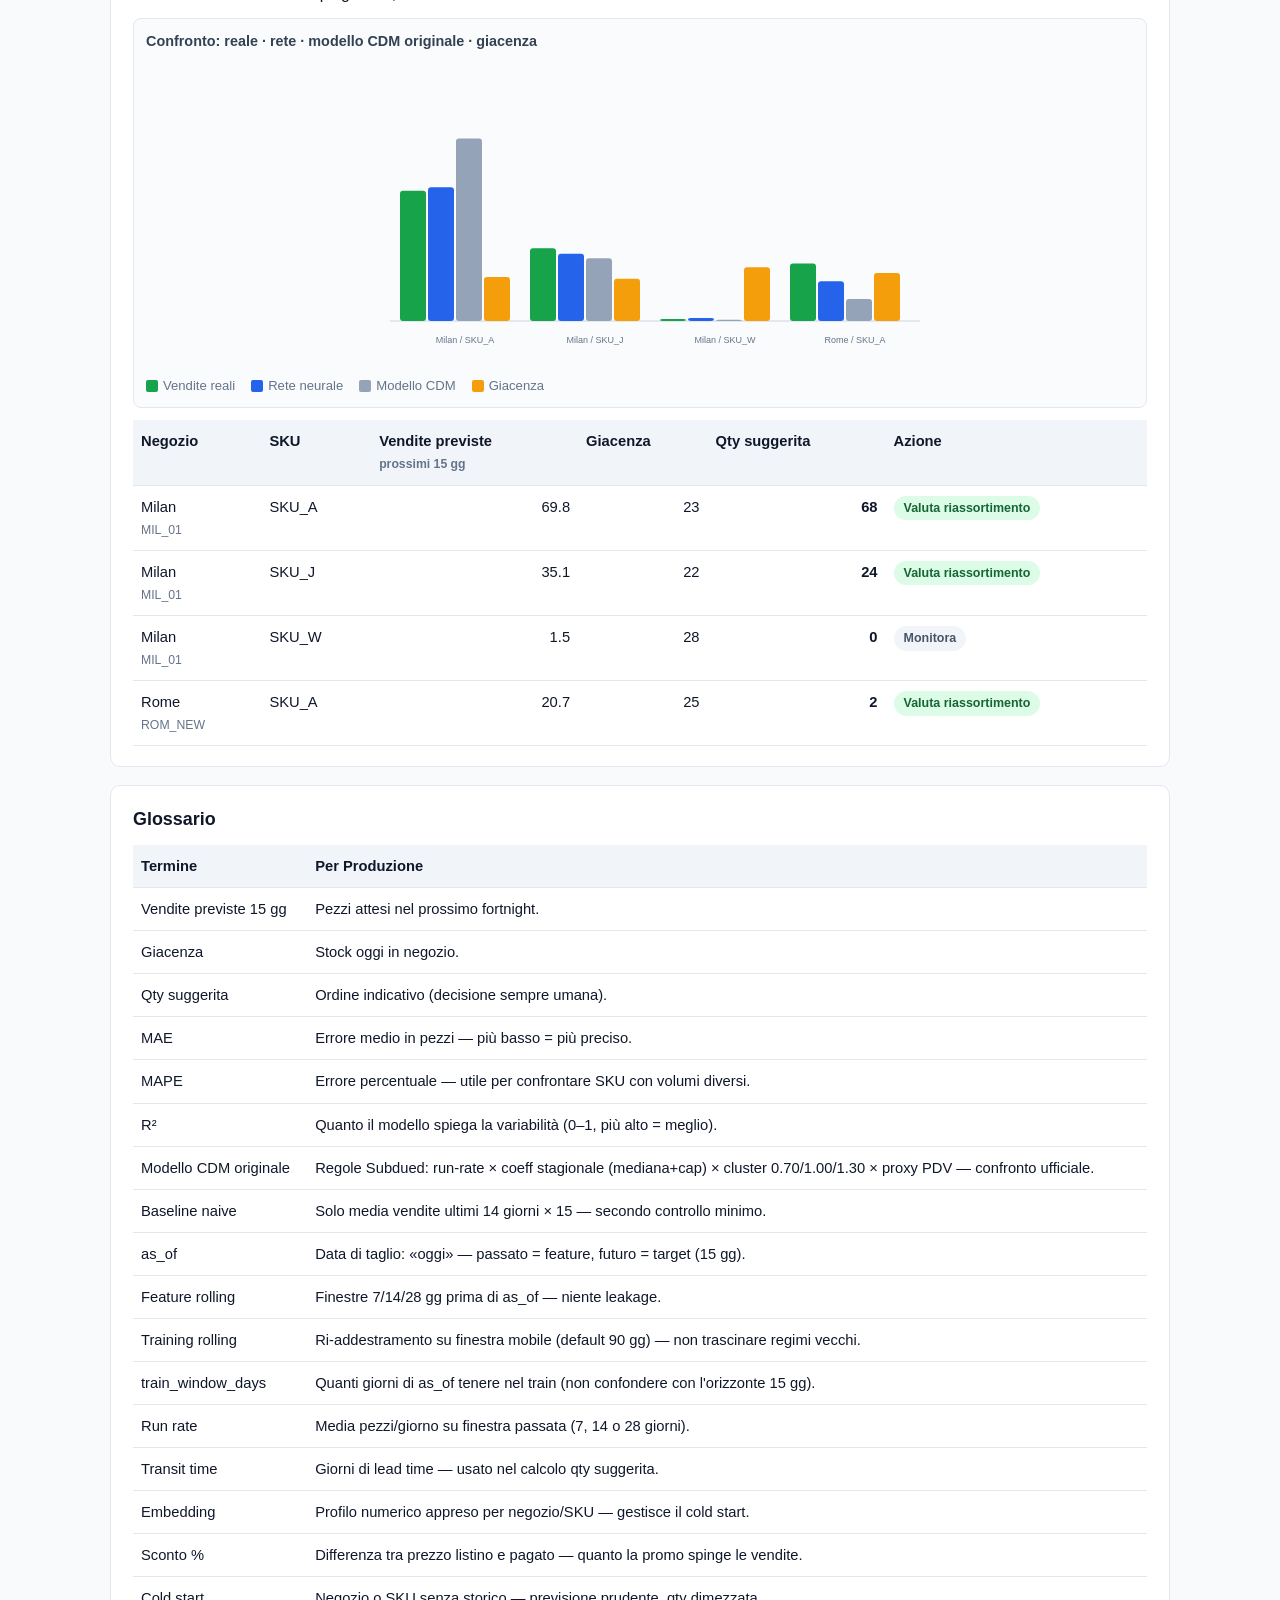
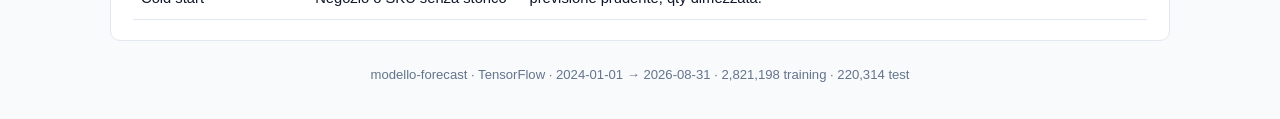
<file: reports/report_produzione.html>
<!DOCTYPE html>
<html lang="it">
<head>
  <meta charset="utf-8">
  <meta name="viewport" content="width=device-width, initial-scale=1">
  <title>Report Domanda Attesa — Subdued/CDM</title>
  <style>
    :root {
      --bg: #f8fafc; --card: #fff; --text: #0f172a; --muted: #64748b; --border: #e2e8f0;
    }
    * { box-sizing: border-box; }
    body { font-family: -apple-system, BlinkMacSystemFont, "Segoe UI", Roboto, sans-serif;
            margin: 0; background: var(--bg); color: var(--text); line-height: 1.5; }
    .wrap { max-width: 1100px; margin: 0 auto; padding: 24px 20px 48px; }
    h1 { font-size: 1.75rem; margin: 0 0 6px; }
    .subtitle { color: var(--muted); font-size: 0.95rem; }
    .cards { display: grid; grid-template-columns: repeat(auto-fit, minmax(170px, 1fr)); gap: 14px; margin: 20px 0 28px; }
    .card { background: var(--card); border: 1px solid var(--border); border-radius: 10px; padding: 16px; }
    .card .label { font-size: 0.78rem; color: var(--muted); text-transform: uppercase; letter-spacing: 0.03em; }
    .card .value { font-size: 1.55rem; font-weight: 700; margin-top: 4px; }
    .card .hint { font-size: 0.8rem; color: var(--muted); margin-top: 4px; }
    section { background: var(--card); border: 1px solid var(--border); border-radius: 10px;
               padding: 20px 22px; margin-bottom: 18px; }
    h2 { font-size: 1.12rem; margin: 0 0 12px; }
    p { margin: 0 0 10px; }
    ul { margin: 8px 0 0 18px; }
    li { margin-bottom: 6px; }
    table { width: 100%; border-collapse: collapse; font-size: 0.92rem; }
    th, td { border-bottom: 1px solid var(--border); padding: 10px 8px; text-align: left; vertical-align: top; }
    th { background: #f1f5f9; font-weight: 600; }
    td.num { text-align: right; font-variant-numeric: tabular-nums; }
    small { color: var(--muted); }
    .badge { display: inline-block; padding: 3px 10px; border-radius: 999px; font-size: 0.78rem; font-weight: 600; }
    .badge-ok { background: #dcfce7; color: #166534; }
    .badge-wait { background: #f1f5f9; color: #475569; }
    .chart-svg { margin: 12px 0; padding: 12px; border: 1px solid var(--border); border-radius: 8px; background: #fafbfc; }
    .chart-title { font-size: 0.9rem; font-weight: 600; margin-bottom: 8px; color: #334155; }
    .legend { display: flex; gap: 16px; flex-wrap: wrap; margin-top: 8px; font-size: 0.82rem; color: var(--muted); }
    .legend-item i { display: inline-block; width: 12px; height: 12px; border-radius: 2px; margin-right: 5px; vertical-align: -2px; }
    .note { background: #fffbeb; border: 1px solid #fde68a; border-radius: 8px; padding: 12px 14px; font-size: 0.9rem; }
    .grid2 { display: grid; grid-template-columns: 1fr 1fr; gap: 16px; }
    .grid3 { display: grid; grid-template-columns: repeat(3, 1fr); gap: 14px; margin: 14px 0; }
    h3.sub { font-size: 1rem; margin: 18px 0 8px; color: #334155; }
    .concept-grid { display: grid; grid-template-columns: repeat(auto-fit, minmax(220px, 1fr)); gap: 12px; margin: 14px 0; }
    .concept-card { background: #f8fafc; border: 1px solid var(--border); border-radius: 8px; padding: 14px; }
    .concept-card h3 { font-size: 0.92rem; margin: 0 0 8px; }
    .concept-card ul { margin: 6px 0 0 16px; font-size: 0.88rem; }
    .flow { display: flex; align-items: center; flex-wrap: wrap; gap: 8px; margin: 16px 0; }
    .flow-step { background: #eff6ff; border: 1px solid #bfdbfe; border-radius: 8px; padding: 10px 14px; font-size: 0.88rem; flex: 1; min-width: 140px; }
    .flow-num { display: inline-block; background: #2563eb; color: #fff; width: 22px; height: 22px; border-radius: 50%;
                  text-align: center; line-height: 22px; font-size: 0.75rem; font-weight: 700; margin-right: 6px; }
    .flow-arrow { color: var(--muted); font-size: 1.2rem; font-weight: 700; }
    .pill { display: inline-block; padding: 2px 10px; border-radius: 999px; font-size: 0.78rem; font-weight: 600; }
    .pill-cold { background: #dbeafe; color: #1e40af; }
    .pill-mild { background: #dcfce7; color: #166534; }
    .pill-hot { background: #fee2e2; color: #991b1b; }
    .pill-rain { background: #e0e7ff; color: #3730a3; }
    .season-table td.high { background: #dcfce7; font-weight: 600; }
    .season-table td.mid { background: #fef9c3; }
    .season-table td.low { background: #f1f5f9; color: var(--muted); }
    .arch-diagram { text-align: center; margin: 16px 0; }
    .arch-col { display: flex; gap: 10px; justify-content: center; margin-bottom: 8px; }
    .arch-box { display: inline-block; padding: 10px 16px; border-radius: 8px; font-size: 0.88rem; margin: 4px; }
    .arch-input { background: #f1f5f9; border: 1px solid var(--border); }
    .arch-core { background: #dbeafe; border: 1px solid #93c5fd; font-weight: 600; }
    .arch-out { background: #dcfce7; border: 1px solid #86efac; }
    .arch-op { background: #fef3c7; border: 1px solid #fcd34d; }
    .arch-arrow { color: var(--muted); font-size: 1.1rem; margin: 4px 0; }
    .arch-split { display: flex; gap: 12px; justify-content: center; }
    .rolling-timeline { margin: 18px 0; padding: 16px; border: 1px solid var(--border); border-radius: 8px; background: #fafbfc; }
    .rolling-labels { display: flex; justify-content: space-between; font-size: 0.78rem; color: var(--muted); margin-bottom: 8px; padding: 0 4px; }
    .rolling-label-cut { color: #dc2626; font-weight: 700; }
    .rolling-bar { display: flex; align-items: stretch; height: 44px; border-radius: 6px; overflow: hidden; position: relative; border: 1px solid var(--border); }
    .rolling-seg { display: flex; align-items: center; justify-content: center; font-size: 0.72rem; font-weight: 600; color: #fff; }
    .rolling-w28 { flex: 28; background: #64748b; }
    .rolling-w14 { flex: 14; background: #475569; }
    .rolling-w7 { flex: 7; background: #334155; }
    .rolling-horizon { flex: 15; background: #16a34a; border-left: 3px dashed #15803d; }
    .rolling-cut { position: absolute; left: calc(100% * 49 / 64); top: -4px; transform: translateX(-50%); color: #dc2626; font-size: 1rem; line-height: 1; z-index: 2; }
    .rolling-legend { display: flex; flex-wrap: wrap; gap: 12px; margin-top: 10px; font-size: 0.78rem; color: var(--muted); }
    .swatch { display: inline-block; width: 12px; height: 12px; border-radius: 2px; margin-right: 4px; vertical-align: -2px; }
    .swatch-28 { background: #64748b; }
    .swatch-14 { background: #475569; }
    .swatch-7 { background: #334155; }
    .swatch-y { background: #16a34a; }
    code { background: #f1f5f9; padding: 1px 5px; border-radius: 4px; font-size: 0.85em; }
    .card.highlight { border-color: #2563eb; background: #eff6ff; }
    .explain-card { border: 1px solid var(--border); border-radius: 10px; padding: 16px 18px; margin: 14px 0; background: #fafbfc; }
    .explain-head { display: flex; align-items: center; gap: 10px; flex-wrap: wrap; margin-bottom: 6px; }
    .explain-metrics { font-size: 0.9rem; color: var(--muted); margin-bottom: 10px; }
    .explain-text { font-size: 0.95rem; margin: 0 0 10px; }
    .explain-drivers { margin-top: 8px; padding-top: 8px; border-top: 1px dashed var(--border); }
    .driver-list { margin: 6px 0 0 4px; padding-left: 18px; font-size: 0.9rem; }
    .driver-list li { margin-bottom: 4px; }
    footer { color: var(--muted); font-size: 0.82rem; margin-top: 24px; text-align: center; }
    @media (max-width: 760px) { .grid2, .grid3 { grid-template-columns: 1fr; } .flow { flex-direction: column; } }
    @media print { body { background: #fff; } section { break-inside: avoid; } }
  </style>
</head>
<body>
<div class="wrap">
  <header>
    <h1>Report Domanda Attesa &amp; Riassortimento</h1>
    <p class="subtitle">Generato il 17/08/2026 16:08 · Testing scalato a 152 PDV
    (rete reale: 150 negozi)</p>
  </header>

  <div class="cards">
    <div class="card highlight"><div class="label">Errore rete (tutti gli SKU)</div><div class="value">3.5</div><div class="hint">+57% vs modello CDM (8.2 pezzi)</div></div>
    <div class="card"><div class="label">Modello CDM originale</div><div class="value">8.2</div><div class="hint">regole Subdued · stesso test</div></div>
    <div class="card"><div class="label">Domanda spiegata</div><div class="value">91%</div><div class="hint">R² sul periodo di test</div></div>
    <div class="card"><div class="label">SKU nuovi</div><div class="value">3.5</div><div class="hint">errore pezzi / 15 gg</div></div>
    <div class="card"><div class="label">Negozi / SKU</div><div class="value">152 / 504</div><div class="hint">rete reale: 150 PDV</div></div>
  </div>

  <section>
    <h2>In sintesi</h2>
    <p>Il sistema stima <strong>quanti pezzi di ogni SKU verranno venduti nei prossimi 15 giorni</strong> per negozio
    e propone una <strong>quantità di riassortimento</strong> in base alla giacenza.
    Calendario, temperatura e pioggia sono <strong>feature di input</strong> su ogni riga (come il run-rate), non un filtro del report.</p>
    <ul>
      <li><strong>Valuta riassortimento</strong> — fabbisogno stimato: il team verifica e decide l'ordine.</li>
      <li><strong>Monitora</strong> — stock sufficiente o negozio/prodotto «giovane»: nessun ordine suggerito.</li>
      <li>Ogni proposta include una <strong>spiegazione</strong>: quali pattern (vendite, cold start, promo, meteo…) hanno pesato.</li>
      <li>Solo <strong>vendite reali passate</strong> entrano nelle feature (feature rolling).</li>
    </ul>
    <p class="note" style="margin-top:14px"><strong>Nota:</strong> dati dimostrativi. In produzione: Valido + CSV PDV + meteo.</p>
  </section>

  
    <section>
      <h2>Perché questa previsione</h2>
      <p>Qui non confrontiamo «noi vs baseline»: spieghiamo <strong>i pattern</strong> che il modello
      ha usato (andamento vendite, cold start, promo, meteo, capacità negozio…).
      I driver misurano quanto ogni blocco di informazioni <em>alza o abbassa</em> la stima
      rispetto a un profilo medio.</p>
      
            <div class="explain-card">
              <div class="explain-head">
                <strong>Milan</strong> · SKU_A
                <span class="pill"><span class="badge badge-ok">Valuta riassortimento</span></span>
              </div>
              <div class="explain-metrics">
                Previsione <strong>69.8</strong> pezzi / 15 gg
                · Giacenza 23
                · Qty suggerita <strong>68</strong>
              </div>
              <p class="explain-text">Per MIL_01 / SKU_A il sistema stima <strong>69.8 pezzi</strong> nei prossimi 15 giorni (run-rate recente ≈ 75.0). SKU/negozio maturi (confidence storico 95%): prevale la rete neurale (69.8 pezzi). Driver principali: <strong>andamento vendite recenti</strong> alza la stima di circa +24.8 pezzi rispetto a un profilo medio; <strong>meteo e calendario</strong> alza la stima di circa +12.9 pezzi rispetto a un profilo medio; <strong>prezzo e promozioni</strong> abbassa la stima di circa −12.1 pezzi rispetto a un profilo medio; <strong>giacenza e capacità negozio</strong> abbassa la stima di circa −6.5 pezzi rispetto a un profilo medio. Contesto: temperatura alta (28°C): questo SKU ha venduto soprattutto col caldo (crop); giacenza bassa (23) rispetto alla domanda → tipicamente «valuta riassortimento».</p>
              <div class="explain-drivers"><div class="chart-title">Cosa ha pesato di più</div><ul class='driver-list'><li><span style="color:#16a34a;font-weight:700">↑</span> andamento vendite recenti <small>(+24.8 pezzi)</small></li><li><span style="color:#16a34a;font-weight:700">↑</span> meteo e calendario <small>(+12.9 pezzi)</small></li><li><span style="color:#dc2626;font-weight:700">↓</span> prezzo e promozioni <small>(-12.1 pezzi)</small></li><li><span style="color:#dc2626;font-weight:700">↓</span> giacenza e capacità negozio <small>(-6.5 pezzi)</small></li></ul></div>
            </div>
            
            <div class="explain-card">
              <div class="explain-head">
                <strong>Milan</strong> · SKU_J
                <span class="pill"><span class="badge badge-ok">Valuta riassortimento</span></span>
              </div>
              <div class="explain-metrics">
                Previsione <strong>35.1</strong> pezzi / 15 gg
                · Giacenza 22
                · Qty suggerita <strong>24</strong>
              </div>
              <p class="explain-text">Per MIL_01 / SKU_J il sistema stima <strong>35.1 pezzi</strong> nei prossimi 15 giorni (run-rate recente ≈ 25.7). SKU/negozio maturi (confidence storico 92%): prevale la rete neurale (35.1 pezzi). Driver principali: <strong>profilo prodotto (modello/tessuto/colore…)</strong> abbassa la stima di circa −15.9 pezzi rispetto a un profilo medio; <strong>traffico / fatturazioni</strong> alza la stima di circa +6.0 pezzi rispetto a un profilo medio; <strong>andamento vendite recenti</strong> alza la stima di circa +2.1 pezzi rispetto a un profilo medio; <strong>età SKU / negozio (cold start)</strong> alza la stima di circa +1.3 pezzi rispetto a un profilo medio. Contesto: temperatura alta (28°C): effetto meteo sul mix negozio.</p>
              <div class="explain-drivers"><div class="chart-title">Cosa ha pesato di più</div><ul class='driver-list'><li><span style="color:#dc2626;font-weight:700">↓</span> profilo prodotto (modello/tessuto/colore…) <small>(-15.9 pezzi)</small></li><li><span style="color:#16a34a;font-weight:700">↑</span> traffico / fatturazioni <small>(+6.0 pezzi)</small></li><li><span style="color:#16a34a;font-weight:700">↑</span> andamento vendite recenti <small>(+2.1 pezzi)</small></li><li><span style="color:#16a34a;font-weight:700">↑</span> età SKU / negozio (cold start) <small>(+1.3 pezzi)</small></li></ul></div>
            </div>
            
            <div class="explain-card">
              <div class="explain-head">
                <strong>Milan</strong> · SKU_W
                <span class="pill"><span class="badge badge-wait">Monitora</span></span>
              </div>
              <div class="explain-metrics">
                Previsione <strong>1.5</strong> pezzi / 15 gg
                · Giacenza 28
                · Qty suggerita <strong>0</strong>
              </div>
              <p class="explain-text">Per MIL_01 / SKU_W il sistema stima <strong>1.5 pezzi</strong> nei prossimi 15 giorni (run-rate recente ≈ 1.1). SKU/negozio maturi (confidence storico 74%): prevale la rete neurale (1.5 pezzi). Driver principali: <strong>profilo prodotto (modello/tessuto/colore…)</strong> abbassa la stima di circa −28.8 pezzi rispetto a un profilo medio; <strong>meteo e calendario</strong> abbassa la stima di circa −11.9 pezzi rispetto a un profilo medio; <strong>andamento vendite recenti</strong> abbassa la stima di circa −0.6 pezzi rispetto a un profilo medio; <strong>giacenza e capacità negozio</strong> abbassa la stima di circa −0.1 pezzi rispetto a un profilo medio. Contesto: temperatura alta (28°C): questo SKU ha venduto soprattutto col freddo (puffer), stima in calo; giacenza (28) già copre la domanda attesa → tipicamente «monitora».</p>
              <div class="explain-drivers"><div class="chart-title">Cosa ha pesato di più</div><ul class='driver-list'><li><span style="color:#dc2626;font-weight:700">↓</span> profilo prodotto (modello/tessuto/colore…) <small>(-28.8 pezzi)</small></li><li><span style="color:#dc2626;font-weight:700">↓</span> meteo e calendario <small>(-11.9 pezzi)</small></li><li><span style="color:#dc2626;font-weight:700">↓</span> andamento vendite recenti <small>(-0.6 pezzi)</small></li><li><span style="color:#dc2626;font-weight:700">↓</span> giacenza e capacità negozio <small>(-0.1 pezzi)</small></li></ul></div>
            </div>
            
            <div class="explain-card">
              <div class="explain-head">
                <strong>Rome</strong> · SKU_A
                <span class="pill"><span class="badge badge-ok">Valuta riassortimento</span></span>
              </div>
              <div class="explain-metrics">
                Previsione <strong>20.7</strong> pezzi / 15 gg
                · Giacenza 25
                · Qty suggerita <strong>2</strong>
              </div>
              <p class="explain-text">Per ROM_NEW / SKU_A il sistema stima <strong>20.7 pezzi</strong> nei prossimi 15 giorni (run-rate recente ≈ 19.3). Il caso è in <strong>cold start</strong> (negozio nuovo, 185 gg dal lancio, confidence 90%): mescola rete (20.7) e analoghi (24.6) → 20.7 pezzi. Driver principali: <strong>età SKU / negozio (cold start)</strong> abbassa la stima di circa −7.7 pezzi rispetto a un profilo medio; <strong>traffico / fatturazioni</strong> abbassa la stima di circa −6.9 pezzi rispetto a un profilo medio; <strong>andamento vendite recenti</strong> abbassa la stima di circa −2.1 pezzi rispetto a un profilo medio; <strong>meteo e calendario</strong> alza la stima di circa +1.4 pezzi rispetto a un profilo medio. Contesto: temperatura alta (29°C): questo SKU ha venduto soprattutto col caldo (crop); giacenza (25) già copre la domanda attesa → tipicamente «monitora».</p>
              <div class="explain-drivers"><div class="chart-title">Cosa ha pesato di più</div><ul class='driver-list'><li><span style="color:#dc2626;font-weight:700">↓</span> età SKU / negozio (cold start) <small>(-7.7 pezzi)</small></li><li><span style="color:#dc2626;font-weight:700">↓</span> traffico / fatturazioni <small>(-6.9 pezzi)</small></li><li><span style="color:#dc2626;font-weight:700">↓</span> andamento vendite recenti <small>(-2.1 pezzi)</small></li><li><span style="color:#16a34a;font-weight:700">↑</span> meteo e calendario <small>(+1.4 pezzi)</small></li></ul></div>
            </div>
            
    </section>
    

  <section>
    <h2>Priorità riassortimento</h2>
    <p>Top 20 per quantità suggerita (solo proposte &gt; 0). Da valutare: <strong>31916</strong> · In monitoraggio: <strong>42025</strong></p>
    <table><thead><tr><th>Negozio</th><th>SKU</th><th>Vendite previste<br><small>prossimi 15 gg</small></th><th>Giacenza</th><th>Qty suggerita</th><th>Azione</th></tr></thead><tbody><tr><td>Valencia<br><small>ES_109</small></td><td>SKU_A</td><td class='num'>87.9</td><td class='num'>21</td><td class='num'><strong>110</strong></td><td><span class="badge badge-ok">Valuta riassortimento</span></td></tr><tr><td>Valencia<br><small>ES_109</small></td><td>SKU_442</td><td class='num'>86.5</td><td class='num'>22</td><td class='num'><strong>108</strong></td><td><span class="badge badge-ok">Valuta riassortimento</span></td></tr><tr><td>Valencia<br><small>ES_112</small></td><td>SKU_A</td><td class='num'>93.3</td><td class='num'>18</td><td class='num'><strong>108</strong></td><td><span class="badge badge-ok">Valuta riassortimento</span></td></tr><tr><td>Valencia<br><small>ES_112</small></td><td>SKU_442</td><td class='num'>90.6</td><td class='num'>19</td><td class='num'><strong>105</strong></td><td><span class="badge badge-ok">Valuta riassortimento</span></td></tr><tr><td>Valencia<br><small>ES_112</small></td><td>SKU_198</td><td class='num'>86.2</td><td class='num'>13</td><td class='num'><strong>105</strong></td><td><span class="badge badge-ok">Valuta riassortimento</span></td></tr><tr><td>Valencia<br><small>ES_109</small></td><td>SKU_356</td><td class='num'>81.7</td><td class='num'>19</td><td class='num'><strong>104</strong></td><td><span class="badge badge-ok">Valuta riassortimento</span></td></tr><tr><td>Valencia<br><small>ES_109</small></td><td>SKU_358</td><td class='num'>88.8</td><td class='num'>27</td><td class='num'><strong>104</strong></td><td><span class="badge badge-ok">Valuta riassortimento</span></td></tr><tr><td>Valencia<br><small>ES_112</small></td><td>SKU_409</td><td class='num'>88.6</td><td class='num'>17</td><td class='num'><strong>104</strong></td><td><span class="badge badge-ok">Valuta riassortimento</span></td></tr><tr><td>Valencia<br><small>ES_109</small></td><td>SKU_409</td><td class='num'>81.9</td><td class='num'>18</td><td class='num'><strong>104</strong></td><td><span class="badge badge-ok">Valuta riassortimento</span></td></tr><tr><td>Valencia<br><small>ES_109</small></td><td>SKU_018</td><td class='num'>84.7</td><td class='num'>23</td><td class='num'><strong>103</strong></td><td><span class="badge badge-ok">Valuta riassortimento</span></td></tr><tr><td>Valencia<br><small>ES_112</small></td><td>SKU_439</td><td class='num'>87.7</td><td class='num'>17</td><td class='num'><strong>102</strong></td><td><span class="badge badge-ok">Valuta riassortimento</span></td></tr><tr><td>Madrid<br><small>ES_110</small></td><td>SKU_442</td><td class='num'>83.3</td><td class='num'>18</td><td class='num'><strong>101</strong></td><td><span class="badge badge-ok">Valuta riassortimento</span></td></tr><tr><td>Valencia<br><small>ES_112</small></td><td>SKU_239</td><td class='num'>86.7</td><td class='num'>18</td><td class='num'><strong>100</strong></td><td><span class="badge badge-ok">Valuta riassortimento</span></td></tr><tr><td>Madrid<br><small>ES_110</small></td><td>SKU_358</td><td class='num'>83.1</td><td class='num'>19</td><td class='num'><strong>100</strong></td><td><span class="badge badge-ok">Valuta riassortimento</span></td></tr><tr><td>Valencia<br><small>ES_109</small></td><td>SKU_155</td><td class='num'>82.3</td><td class='num'>23</td><td class='num'><strong>100</strong></td><td><span class="badge badge-ok">Valuta riassortimento</span></td></tr><tr><td>Valencia<br><small>ES_112</small></td><td>SKU_459</td><td class='num'>87.1</td><td class='num'>18</td><td class='num'><strong>100</strong></td><td><span class="badge badge-ok">Valuta riassortimento</span></td></tr><tr><td>Valencia<br><small>ES_109</small></td><td>SKU_378</td><td class='num'>81.2</td><td class='num'>21</td><td class='num'><strong>100</strong></td><td><span class="badge badge-ok">Valuta riassortimento</span></td></tr><tr><td>Valencia<br><small>ES_109</small></td><td>SKU_325</td><td class='num'>79.1</td><td class='num'>18</td><td class='num'><strong>100</strong></td><td><span class="badge badge-ok">Valuta riassortimento</span></td></tr><tr><td>Valencia<br><small>ES_109</small></td><td>SKU_481</td><td class='num'>82.0</td><td class='num'>23</td><td class='num'><strong>99</strong></td><td><span class="badge badge-ok">Valuta riassortimento</span></td></tr><tr><td>Valencia<br><small>ES_112</small></td><td>SKU_358</td><td class='num'>89.6</td><td class='num'>24</td><td class='num'><strong>99</strong></td><td><span class="badge badge-ok">Valuta riassortimento</span></td></tr></tbody></table>
  </section>

  <section>
    <h2>Confronto con il modello CDM originale</h2>
    <p>Sul periodo di test la rete è <strong>migliore</strong> del modello a regole Subdued
    (coeff stagionali mediana+cap, cluster 0.70/1.00/1.30, proxy PDV): +4.67 pezzi (+57.2%).
    R² rete = <strong>91%</strong>.</p>
    <p class="note">Questo è il confronto da portare al tavolo CDM. Il naive
    <code>run_rate × 15</code> resta un secondo controllo (MAE 6.19).</p>
    <h3 class='sub'>Errore per tipo prodotto (attributo SKU)</h3><p>Questo è solo uno <strong>spezzamento del test</strong>, non un input del modello. Meteo e calendario sono già nelle feature di tutte le righe, jeans compresi.</p><table><thead><tr><th>Attributo <code>stagione</code></th><th>MAE rete</th><th>MAE modello CDM</th><th>Lift vs CDM</th><th>N. righe test</th></tr></thead><tbody><tr><td>Prodotti ESTATE (crop, sandali…)</td><td class='num'>4.89</td><td class='num'>12.78</td><td class='num'>+62%</td><td class='num'>77,964</td></tr><tr><td>Prodotti INVERNO (piumini, maglioni…)</td><td class='num'>1.36</td><td class='num'>2.70</td><td class='num'>+49%</td><td class='num'>58,692</td></tr><tr><td>Prodotti CONTINUATIVO (jeans, sneaker…)</td><td class='num'>3.67</td><td class='num'>7.67</td><td class='num'>+52%</td><td class='num'>83,658</td></tr></tbody></table>
    <div class="grid2">
    <div class="chart-svg">
      <div class="chart-title">Accuratezza previsioni SKU — 15 giorni</div>
      <svg viewBox="0 0 520 280" width="100%" height="280" role="img" aria-label="Accuratezza previsioni SKU — 15 giorni">
        <line x1="50" y1="230" x2="500" y2="230" stroke="#cbd5e1" stroke-width="1"/>
        <line x1="50" y1="30" x2="50" y2="230" stroke="#cbd5e1" stroke-width="1"/>
        <text x="12" y="20" font-size="10" fill="#64748b" transform="rotate(-90 12 20)">Errore medio (pezzi)</text>
        <rect x="60.0" y="158.8" width="80.0" height="71.2" fill="#2563eb" rx="4"/><text x="100.0" y="152.7565349258319" text-anchor="middle" font-size="11" fill="#0f172a">3.49</text><text x="100.0" y="252" text-anchor="middle" font-size="10" fill="#64748b">Rete</text><text x="100.0" y="265" text-anchor="middle" font-size="10" fill="#64748b">neurale</text><rect x="156.0" y="63.3" width="80.0" height="166.7" fill="#94a3b8" rx="4"/><text x="196.0" y="57.333333333333314" text-anchor="middle" font-size="11" fill="#0f172a">8.15</text><text x="196.0" y="252" text-anchor="middle" font-size="10" fill="#64748b">Modello CDM</text><text x="196.0" y="265" text-anchor="middle" font-size="10" fill="#64748b">(originale)</text>
      </svg>
    </div>
    <div class="chart-svg">
      <div class="chart-title">Come migliora il modello durante l'apprendimento</div>
      <svg viewBox="0 0 560 260" width="100%" height="260" role="img" aria-label="Come migliora il modello durante l'apprendimento">
        <polyline points="50.0,94.7 75.8,132.4 101.6,139.8 127.4,143.3 153.2,146.0 178.9,148.2 204.7,149.7 230.5,151.0 256.3,152.2 282.1,153.4 307.9,154.2 333.7,155.1 359.5,156.1 385.3,156.9 411.1,157.9 436.8,158.7 462.6,159.6 488.4,160.3 514.2,161.1 540.0,162.0" fill="none" stroke="#2563eb" stroke-width="2.5"/>
        <line x1="50" y1="220" x2="540" y2="220" stroke="#cbd5e1"/>
        <line x1="50" y1="30" x2="50" y2="220" stroke="#cbd5e1"/>
        <text x="8" y="18" font-size="10" fill="#64748b">Errore SKU (MAE)</text>
        <text x="50" y="248" font-size="10" fill="#64748b">Epoca 1</text>
        <text x="520" y="248" font-size="10" fill="#64748b" text-anchor="end">Epoca 20</text>
      </svg>
    </div></div>
  </section>

  
  <section>
    <h2>Testing vs Produzione — scala rete Subdued</h2>
    <p>Il report usa dati dimostrativi generati in ambiente <strong>testing</strong>,
    calibrati sulla rete reale Subdued/CDM (<strong>150 negozi</strong>,
    <strong>500+ SKU</strong>).</p>

    <table>
      <thead><tr><th>Aspetto</th><th>Testing (questa run)</th><th>Produzione (target)</th></tr></thead>
      <tbody>
        <tr><td>Negozi (PDV)</td><td><strong>152</strong></td><td><strong>150</strong></td></tr>
        <tr><td>SKU</td><td><strong>504</strong></td><td><strong>500+</strong> (catalogo Valido)</td></tr>
        <tr><td>Fonte dati</td><td>CSV fake con stagionalità</td><td>Valido + DWH + meteo API</td></tr>
        <tr><td>Feature rolling</td><td>7 / 14 / 28 gg passati</td><td>Identico</td></tr>
        <tr><td>Training rolling</td><td><code>train_window_days=365</code> (365 giorni)</td><td>90–180 gg (da calibrare)</td></tr>
        <tr><td>Righe train (run corrente)</td><td>2,821,198 (53 as_of)</td><td>~150×500×settimane finestra</td></tr>
        <tr><td>Refresh</td><td>Simulato su storico</td><td>Quindicinale SKU · mensile categoria (PDF CDM)</td></tr>
      </tbody>
    </table>

    <p class="note"><strong>Perché 150 negozi × 500 SKU cambia tutto:</strong> con pochi SKU (42) e finestra 90 gg
    avevamo ~70k righe train. Con 500 SKU la stessa finestra produce
    <strong>~1M righe</strong> in produzione — volume adatto al rolling training settimanale.
    Default testing: <code>n_skus=500</code>, <code>train_window_days=90</code>.</p>

    <h3 class="sub">Allineamento documento CDM (Forecast Categoria &amp; SKU)</h3>
    <ul>
      <li>Dual-head categoria + SKU · embedding PDV/commerciale/attributi prodotto</li>
      <li>Feature rolling + training rolling · cold start con qty prudente</li>
      <li>Prossimi step: confidence score continuo, reconciliation somma SKU≈categoria, WAPE per bucket maturità</li>
    </ul>
  </section>

  
  <section>
    <h2>Due tipi di «rolling» — non confonderli</h2>
    <p>Nel progetto «rolling» significa due cose diverse. Entrambe servono; non sono la stessa cosa.</p>

    <div class="concept-grid">
      <div class="concept-card">
        <h3>1. Feature rolling (sempre attivo)</h3>
        <p>Per ogni data di taglio <code>as_of</code> le feature usano <strong>solo vendite passate</strong>
        (7 / 14 / 28 giorni). Il target sono i <strong>15 giorni futuri</strong>.
        Zero leakage: il modello non «guarda» il futuro.</p>
      </div>
      <div class="concept-card">
        <h3>2. Training rolling (finestra mobile)</h3>
        <p>Opzionale: ogni ri-addestramento può usare solo gli <code>as_of</code> recenti
        (<code>train_window_days</code>) invece di tutto lo storico.
        Serve a non «portarsi dietro» pattern di collezioni / promo finite.</p>
      </div>
    </div>

    <h3 class="sub">Feature rolling — schema temporale</h3>
    <p>Ogni settimana il sistema si comporta come se fosse <strong>«oggi»</strong> (<code>as_of</code>):
    usa solo il passato per le X e i 15 giorni dopo come Y.</p>

    <div class="rolling-timeline" role="img" aria-label="Schema temporale feature rolling">
      <div class="rolling-labels">
        <span class="rolling-label rolling-label-past">Passato (feature)</span>
        <span class="rolling-label rolling-label-cut">as_of</span>
        <span class="rolling-label rolling-label-future">Futuro (target)</span>
      </div>
      <div class="rolling-bar">
        <div class="rolling-seg rolling-w28" title="28 giorni">28 gg</div>
        <div class="rolling-seg rolling-w14" title="14 giorni">14 gg</div>
        <div class="rolling-seg rolling-w7" title="7 giorni">7 gg</div>
        <div class="rolling-cut" title="Data di taglio">▲</div>
        <div class="rolling-seg rolling-horizon" title="Orizzonte previsione">15 gg → y</div>
      </div>
      <div class="rolling-legend">
        <span><i class="swatch swatch-28"></i>Run rate 28d, trend 14v28</span>
        <span><i class="swatch swatch-14"></i>Run rate 14d, sconto, volatilità, meteo</span>
        <span><i class="swatch swatch-7"></i>Run rate 7d, trend 7v14</span>
        <span><i class="swatch swatch-y"></i>Target: somma vendite (y_sku)</span>
      </div>
    </div>

    <table>
      <thead><tr><th>Finestra</th><th>Periodo</th><th>Cosa produce</th></tr></thead>
      <tbody>
        <tr><td><code>hist_28</code></td><td>[as_of − 27, as_of]</td><td>Run rate 28 giorni, trend 14 vs 28</td></tr>
        <tr><td><code>hist_14</code></td><td>[as_of − 13, as_of]</td><td>Run rate 14d, sconto medio, volatilità</td></tr>
        <tr><td><code>hist_7</code></td><td>[as_of − 6, as_of]</td><td>Run rate 7d, trend recente 7 vs 14</td></tr>
        <tr><td><code>future</code></td><td>(as_of, as_of + 15]</td><td><strong>y_sku</strong> — vendite da prevedere (label)</td></tr>
      </tbody>
    </table>

    <h3 class="sub">Training rolling — finestra mobile</h3>
    <p><strong>Importante:</strong> i 15 giorni sono l'<em>orizzonte di previsione</em>, non la lunghezza del dataset di training.
    Addestrare solo sugli «ultimi 15 giorni» darebbe 1–2 snapshot settimanali → troppo poco per ~370k parametri.</p>

    <div class="flow">
      <div class="flow-step"><span class="flow-num">A</span><strong>Storico completo</strong><br><small>tutti gli as_of generati</small></div>
      <div class="flow-arrow">→</div>
      <div class="flow-step"><span class="flow-num">B</span><strong>Cut test</strong><br><small>ultime 3 settimane = holdout</small></div>
      <div class="flow-arrow">→</div>
      <div class="flow-step"><span class="flow-num">C</span><strong>Finestra train</strong><br><small>365 giorni</small></div>
      <div class="flow-arrow">→</div>
      <div class="flow-step"><span class="flow-num">D</span><strong>Ri-addestra</strong><br><small>da zero ogni settimana</small></div>
    </div>

    <table>
      <thead><tr><th>Parametro</th><th>Valore (ultima run)</th><th>Significato</th></tr></thead>
      <tbody>
        <tr><td><code>train_window_days</code></td><td><strong>365</strong></td><td>0 = tutto lo storico; N = solo ultimi N giorni di as_of</td></tr>
        <tr><td>Inizio finestra train</td><td>2025-07-16</td><td>Primo as_of usato per l'addestramento</td></tr>
        <tr><td>as_of nel train</td><td>53</td><td>Quante «settimane» di sample</td></tr>
        <tr><td>Righe train</td><td>2,821,198</td><td>PDV × SKU × as_of nella finestra</td></tr>
      </tbody>
    </table>

    <table>
      <thead><tr><th>Scelta finestra</th><th>Pro</th><th>Contro</th></tr></thead>
      <tbody>
        <tr><td><strong>Tutto lo storico</strong> (default testing)</td><td>Impara stagionalità annuale, saldi, trend lunghi</td><td>Può trascinare regimi vecchi se il business cambia</td></tr>
        <tr><td><strong>90–180 giorni</strong></td><td>Più reattivo al presente</td><td>Con pochi PDV/SKU rischia overfitting (visto in test)</td></tr>
        <tr><td><strong>Solo 15 giorni</strong></td><td>—</td><td>Troppo poco: non usarlo come dataset di training</td></tr>
      </tbody>
    </table>

    <div class="concept-grid">
      <div class="concept-card">
        <h3>Modello CDM originale</h3>
        <p>Regole Subdued: run-rate 14gg × coeff stagionale (mediana+cap) × cluster 0.70/1.00/1.30
        × proxy PDV nuovo. È il confronto da battere al tavolo CDM.</p>
      </div>
      <div class="concept-card">
        <h3>Riassortimento</h3>
        <p><code>need = forecast + (forecast/15) × transit</code><br>
        <code>qty = max(0, need − giacenza)</code> · PDV/SKU nuovi: × 0,5</p>
      </div>
      <div class="concept-card">
        <h3>Cosa non succede</h3>
        <p>Il modello <strong>non</strong> ri-addestra sulle previsioni sbagliate del run precedente:
        usa sempre le <strong>vendite reali</strong> Valido come target.</p>
      </div>
      <div class="concept-card">
        <h3>In produzione</h3>
        <p>Ogni lunedì: as_of = oggi, feature da passato, train (finestra o full),
        forecast 15 gg, qty suggerita. Config: <code>train_window_days</code>.</p>
      </div>
    </div>

    <p class="note"><strong>Per Produzione:</strong> feature rolling = niente leakage (sempre).
    Training rolling = opzionale, da calibrare quando ci sono abbastanza negozi/SKU.
    I 15 giorni restano l'orizzonte di previsione, non la lunghezza del training.</p>
  </section>

  
  <section>
    <h2>Come funziona il modello — panoramica</h2>
    <p>Rete neurale <strong>dual-head</strong> (TensorFlow/Keras): un encoder condiviso, due uscite separate.</p>

    <div class="arch-diagram">
      <div class="arch-col">
        <div class="arch-box arch-input">Input<br><small>57 feature numeriche</small></div>
        <div class="arch-box arch-input">Embedding negozio<br><small>country, PDV, commerciale, mq, meteo</small></div>
        <div class="arch-box arch-input">Embedding prodotto<br><small>SKU, modello, tessuto, colore, campagna, classe…</small></div>
      </div>
      <div class="arch-arrow">↓</div>
      <div class="arch-box arch-core">Encoder condiviso<br><small>3 blocchi residuali · BatchNorm · 380,487 parametri</small></div>
      <div class="arch-split">
        <div class="arch-box arch-out">Testa SKU<br><small>previsione 15 giorni</small></div>
        <div class="arch-box arch-out">Testa Categoria<br><small>previsione mensile</small></div>
      </div>
      <div class="arch-arrow">↓</div>
      <div class="arch-box arch-op">Layer operativo<br><small>giacenza → qty suggerita → azione</small></div>
    </div>

    <ul>
      <li><strong>Negozi nuovi / SKU nuovi:</strong> embedding dedicato «sconosciuto» (non visti in train); analoghi solo se lo SKU è giovane.</li>
      <li><strong>Commerciale di riferimento:</strong> embedding dedicato per cluster vendita umano.</li>
      <li><strong>Transit time:</strong> feature numerica nel modello + uso operativo per qty suggerita.</li>
      <li><strong>Attributi prodotto Valido:</strong> modello, tessuto, colore, campagna, classe, sclasse, ssclasse, tipologia.</li>
      <li><strong>Early stopping:</strong> validation su più chiusure (non 2 date); si ferma se non migliora (ultima run: 20 epoche).</li>
      <li><strong>Huber loss:</strong> robusta ai picchi anomali (saldi, eventi).</li>
    </ul>
  </section>

  
  <section>
    <h2>Stagionalità, meteo, temperatura = feature (su ogni riga)</h2>
    <p>Non sono un «sotto-modello» e non sono il KPI «capi estate/inverno».
    Su <strong>ogni</strong> snapshot PDV×SKU il modello riceve tre blocchi di input:</p>
    <ul>
      <li><strong>Calendario:</strong> <code>mese</code>, <code>sin_mese</code>/<code>cos_mese</code>,
      <code>sin_anno</code>/<code>cos_anno</code>, weekend, saldi, festivi, giorni da inizio collezione.</li>
      <li><strong>Meteo città del PDV (ultimi 14 gg):</strong> <code>temp_media</code>,
      <code>temp_orario_negozio</code>, <code>temp_pomeriggio</code>, <code>temp_ora_vendita</code>
      (temperatura all'ora media degli scontrini), <code>giorni_pioggia</code>, embedding del regime.</li>
      <li><strong>Profilo SKU dalle vendite:</strong> temperatura media a cui quello SKU ha venduto,
      quota pezzi al caldo/freddo, e quanto il meteo attuale ci si allinea
      (<code>sku_temp_vendita</code>, <code>sku_share_hot</code>/<code>sku_share_cold</code>, <code>sku_temp_fit</code>).
      Nessun tag ESTATE/INVERNO sul prodotto — come in produzione Valido.</li>
    </ul>
    <p class="note">Il vecchio modello CDM usava <em>coefficienti mese-su-mese calcolati a mano</em>.
    Qui mese e temperatura sono feature: la rete impara l'effetto dai dati.</p>

    <div class="concept-grid">
      <div class="concept-card">
        <h3>Mese dell'anno</h3>
        <p>Il modello riceve <code>mese</code>, <code>sin_mese</code> e <code>cos_mese</code>:
        una rappresentazione ciclica che collega dicembre a gennaio (non tratta dicembre come «lontano» da gennaio).</p>
      </div>
      <div class="concept-card">
        <h3>Pattern per tipo prodotto</h3>
        <p><strong>Estate</strong> (crop, shorts, sandali) vende di più con il caldo.<br>
        <strong>Inverno</strong> (piumini, maglioni, stivali) vende di più col freddo.<br>
        <strong>Continuativo</strong> (jeans, sneaker) è più stabile; il meteo pesa lo stesso, ma di meno.</p>
      </div>
      <div class="concept-card">
        <h3>Weekend e saldi</h3>
        <p><code>is_weekend</code> e <code>is_saldi</code> segnalano sabato/domenica e periodi promozionali
        (prime 2 settimane di gennaio e luglio).</p>
      </div>
      <div class="concept-card">
        <h3>Collezione</h3>
        <p><code>giorni_da_inizio_collezione</code> misura quanto siamo avanti nella stagione corrente.</p>
      </div>
    </div>

    <table class="season-table">
      <thead><tr><th>Tipo prodotto (attributo SKU)</th><th>Gen–Mar</th><th>Apr–Giu</th><th>Lug–Set</th><th>Ott–Dic</th></tr></thead>
      <tbody>
        <tr><td>ESTATE (crop, shorts, sandali)</td><td class="low">Basso</td><td class="high">Alto</td><td class="high">Picco</td><td class="low">Basso</td></tr>
        <tr><td>INVERNO (piumini, maglioni, stivali)</td><td class="high">Picco</td><td class="mid">Medio</td><td class="low">Basso</td><td class="high">Alto</td></tr>
        <tr><td>CONTINUATIVO (jeans, sneaker)</td><td class="mid">Medio</td><td class="mid">Medio</td><td class="mid">Medio</td><td class="mid">Medio</td></tr>
        <tr><td>Gioielli / impulse</td><td class="mid">Medio</td><td class="mid">Medio</td><td class="mid">Medio</td><td class="high">Natale</td></tr>
      </tbody>
    </table>
    <p class="note"><strong>Per Produzione:</strong> a parità di vendite recenti, lo stesso <code>temp_media</code>
    alza un crop a luglio e tiene basso un piumino. Non è un filtro sul report: è una feature in input.</p>
  </section>

  
  <section>
    <h2>Sconto prodotto — prezzo listino vs prezzo pagato</h2>
    <p>Il modello distingue tra <strong>periodo saldi</strong> (calendario generale) e <strong>sconto sul singolo SKU</strong>
    (promo negozio / articolo). Usa i campi Valido <code>prezzo_pubblico</code> e <code>pagato_effettivo</code>.</p>

    <div class="flow">
      <div class="flow-step"><span class="flow-num">1</span><strong>Prezzo listino</strong><br><small>prezzo_pubblico</small></div>
      <div class="flow-arrow">→</div>
      <div class="flow-step"><span class="flow-num">2</span><strong>Prezzo pagato</strong><br><small>pagato_effettivo</small></div>
      <div class="flow-arrow">→</div>
      <div class="flow-step"><span class="flow-num">3</span><strong>% sconto</strong><br><small>(1 − pagato/listino) × 100</small></div>
      <div class="flow-arrow">→</div>
      <div class="flow-step"><span class="flow-num">4</span><strong>Impatto vendite</strong><br><small>il modello impara l'elasticità</small></div>
    </div>

    <table>
      <thead><tr><th>Feature</th><th>Cosa misura</th><th>Perché conta</th></tr></thead>
      <tbody>
        <tr><td><code>is_in_sconto</code></td><td>Prodotto in promo oggi (sconto ≥ 5%)</td><td>Segnala promo attiva sullo SKU</td></tr>
        <tr><td><code>sconto_pct</code></td><td>Sconto % attuale</td><td>Quanto è aggressiva la promo</td></tr>
        <tr><td><code>sconto_pct_medio_14d</code></td><td>Sconto medio ultimi 14 giorni</td><td>Promo prolungata vs flash</td></tr>
        <tr><td><code>giorni_in_sconto_14d</code></td><td>Quota giorni in promo / 14</td><td>Continuità della promozione</td></tr>
        <tr><td><code>rapporto_prezzo_pagato</code></td><td>pagato / listino (0.7 = −30%)</td><td>Prezzo reale percepito dal cliente</td></tr>
        <tr><td><code>sconto_impatto_stimato</code></td><td>run_rate × sconto medio</td><td>Quanto le vendite recenti sono «spinte» dallo sconto</td></tr>
        <tr><td><code>run_rate_x_sconto</code></td><td>Interazione vendite × sconto</td><td>Il modello separa domanda vera da effetto promo</td></tr>
      </tbody>
    </table>

    <h3 class="sub">Sconto vs periodo saldi</h3>
    <table>
      <thead><tr><th>Segnale</th><th>Fonte</th><th>Esempio</th></tr></thead>
      <tbody>
        <tr><td><code>is_saldi</code></td><td>Calendario paese</td><td>Prime 2 settimane gennaio / luglio — tutto il negozio</td></tr>
        <tr><td><code>is_in_sconto</code></td><td>Prezzo SKU</td><td>Promo su singolo articolo, anche fuori saldi</td></tr>
      </tbody>
    </table>

    <p class="note"><strong>Per Produzione:</strong> se un prodotto vende molto perché è in sconto al 40%,
    il modello non «extrapola» quella cifra come domanda normale: usa le feature sconto per capire quanto
    dell'andamento è promo e quanto è domanda strutturale. La baseline naive invece vede solo il picco e lo ripete.</p>
  </section>

  
  <section>
    <h2>Meteo — temperatura e pioggia nel negozio</h2>
    <p>Per ogni negozio il modello legge il meteo degli <strong>ultimi 14 giorni nella città del PDV</strong>
    e lo mette in input come feature (insieme al calendario). Vale per tutti gli SKU, non solo per crop e piumini.
    In testing è simulato, oppure da <strong>Open-Meteo</strong> con <code>FORECAST_WEATHER_API=1</code>.
    In produzione: Open-Meteo (storico + orario, senza API key) sulla <code>city</code> del negozio.</p>

    <div class="flow">
      <div class="flow-step"><span class="flow-num">1</span><strong>Dati meteo</strong><br><small>temp. media, giorni di pioggia, mm pioggia</small></div>
      <div class="flow-arrow">→</div>
      <div class="flow-step"><span class="flow-num">2</span><strong>Regime</strong><br><small>freddo / mite / caldo / pioggia</small></div>
      <div class="flow-arrow">→</div>
      <div class="flow-step"><span class="flow-num">3</span><strong>Embedding meteo</strong><br><small>il modello impara l'effetto sulle vendite</small></div>
      <div class="flow-arrow">→</div>
      <div class="flow-step"><span class="flow-num">4</span><strong>Previsione aggiustata</strong><br><small>es. caldo → più crop/sandali, meno piumini</small></div>
    </div>

    <table>
      <thead><tr><th>Regime</th><th>Condizione</th><th>Effetto tipico</th></tr></thead>
      <tbody>
        <tr><td><span class="pill pill-cold">Freddo</span></td><td>Temp. media ≤ 10°C</td><td>Piumini, maglioni, stivali, sciarpe in salita; capi estivi in calo</td></tr>
        <tr><td><span class="pill pill-mild">Mite</span></td><td>10°C &lt; temp. &lt; 26°C</td><td>Domanda nella media; jeans/sneaker più stabili</td></tr>
        <tr><td><span class="pill pill-hot">Caldo</span></td><td>Temp. media ≥ 26°C</td><td>Crop, shorts, sandali, occhiali, costumi in salita; inverno in calo</td></tr>
        <tr><td><span class="pill pill-rain">Pioggia</span></td><td>≥ 2 giorni di pioggia / 14 gg</td><td>Gioielli/impulse in calo (meno traffico); piumini/parka in lieve salita</td></tr>
      </tbody>
    </table>

    <p><strong>Feature numeriche usate:</strong> <code>temp_media</code>, <code>temp_orario_negozio</code> (10–20),
    <code>temp_pomeriggio</code> (14–17), <code>ora_picco</code>, <code>temp_ora_vendita</code>
    (temperatura all'ora tipica di vendita dello SKU), <code>giorni_pioggia</code>, embedding del regime.</p>
    <p class="note"><strong>In produzione:</strong> Open-Meteo per <strong>city</strong> del PDV (es. Milan, Paris, Berlin).
    Due negozi nella stessa città condividono lo stesso meteo. Le vendite testing hanno
    <strong>data e ora scontrino</strong> come Valido (<code>fact_tickets.csv</code>);
    <code>temp_ora_vendita</code> usa l'ora media reale dei pezzi venduti.</p>
  </section>

  
  <section>
    <h2>SKU nuovi — embedding attributi + confidence score</h2>
    <p>Per uno <strong>SKU nuovo</strong> lo <code>sku_id</code> non ha storico (embedding vuoto).
    Il modello si appoggia agli <strong>attributi condivisi</strong> (modello, tessuto, colore, campagna, classe…)
    imparati dagli SKU solidi con lo stesso profilo prodotto.</p>

    <div class="flow">
      <div class="flow-step"><span class="flow-num">1</span><strong>Attributi prodotto</strong><br><small>embedding condivisi con SKU maturi</small></div>
      <div class="flow-arrow">→</div>
      <div class="flow-step"><span class="flow-num">2</span><strong>Analoghi</strong><br><small>mediana vendite SKU solidi simili</small></div>
      <div class="flow-arrow">→</div>
      <div class="flow-step"><span class="flow-num">3</span><strong>Confidence</strong><br><small>4 segnali maturità</small></div>
      <div class="flow-arrow">→</div>
      <div class="flow-step"><span class="flow-num">4</span><strong>Blend finale</strong><br><small>analoghi ↔ storico</small></div>
    </div>

    <h3 class="sub">Quattro segnali di maturità (PDF CDM)</h3>
    <table>
      <thead><tr><th>Segnale</th><th>Feature</th><th>Cosa misura</th></tr></thead>
      <tbody>
        <tr><td>Settimane osservate</td><td><code>giorni_da_lancio / 7</code></td><td>Da quanto il SKU è in assortimento</td></tr>
        <tr><td>Unità vendute (rete)</td><td><code>units_14_net</code></td><td>Pezzi venduti ultimi 14 gg su tutti i PDV</td></tr>
        <tr><td>PDV con vendita</td><td><code>pdv_active_14</code></td><td>Quanti negozi vendono questo SKU</td></tr>
        <tr><td>Stabilità run rate</td><td><code>volatilità / run_rate</code></td><td>Vendite regolari vs casuali</td></tr>
      </tbody>
    </table>

    <h3 class="sub">Blend post-modello</h3>
    <p><code>pred_finale = (1 − w) × analoghi + w × storico</code><br>
    <strong>w</strong> (peso storico) cresce con la maturità: ~10% a 3 giorni, ~40% a 21 giorni, ~85% a 45 giorni (PDF CDM).</p>
    <ul>
      <li><strong>Analoghi:</strong> mediana vendite 15 gg di SKU solidi con stesso modello/tessuto/colore + ancora categoria</li>
      <li><strong>Storico:</strong> mix run rate (naive) e modello neurale — più modello man mano che il SKU matura</li>
      <li><strong>Qty riassortimento:</strong> ridotta se <code>confidence_score</code> basso</li>
    </ul>

    <table>
      <thead><tr><th>Età SKU</th><th>Peso analoghi</th><th>Peso storico</th><th>Comportamento</th></tr></thead>
      <tbody>
        <tr><td>~3 giorni</td><td>~90%</td><td>~10%</td><td>Profilo prodotto + categoria dominano</td></tr>
        <tr><td>~21 giorni</td><td>~60%</td><td>~40%</td><td>Transizione</td></tr>
        <tr><td>~45+ giorni</td><td>~15%</td><td>~85%</td><td>Run rate + modello dominano</td></tr>
      </tbody>
    </table>

    <p class="note"><strong>Importante:</strong> non copiamo lo <code>sku_id</code> di un altro prodotto.
    Gli analoghi derivano da <strong>attributi Valido condivisi</strong> e vendite osservate su SKU solidi simili.</p>
  </section>

  <section>
    <h2>Casi esempio (numeri)</h2>
    <p>Stessi casi della sezione spiegazioni, in forma tabellare.</p>
    <div class="chart-svg"><div class="chart-title">Confronto: reale · rete · modello CDM originale · giacenza</div><svg viewBox="0 0 600 300" width="100%" height="300"><line x1="50" y1="260" x2="580" y2="260" stroke="#cbd5e1"/><rect x="60.0" y="129.7" width="26.0" height="130.3" fill="#16a34a" rx="3"/><rect x="88.0" y="126.3" width="26.0" height="133.7" fill="#2563eb" rx="3"/><rect x="116.0" y="77.4" width="26.0" height="182.6" fill="#94a3b8" rx="3"/><rect x="144.0" y="215.9" width="26.0" height="44.1" fill="#f59e0b" rx="3"/><text x="125.0" y="282" text-anchor="middle" font-size="9" fill="#64748b">Milan / SKU_A</text><rect x="190.0" y="187.2" width="26.0" height="72.8" fill="#16a34a" rx="3"/><rect x="218.0" y="192.7" width="26.0" height="67.3" fill="#2563eb" rx="3"/><rect x="246.0" y="197.3" width="26.0" height="62.7" fill="#94a3b8" rx="3"/><rect x="274.0" y="217.8" width="26.0" height="42.2" fill="#f59e0b" rx="3"/><text x="255.0" y="282" text-anchor="middle" font-size="9" fill="#64748b">Milan / SKU_J</text><rect x="320.0" y="258.1" width="26.0" height="1.9" fill="#16a34a" rx="3"/><rect x="348.0" y="257.1" width="26.0" height="2.9" fill="#2563eb" rx="3"/><rect x="376.0" y="258.7" width="26.0" height="1.3" fill="#94a3b8" rx="3"/><rect x="404.0" y="206.3" width="26.0" height="53.7" fill="#f59e0b" rx="3"/><text x="385.0" y="282" text-anchor="middle" font-size="9" fill="#64748b">Milan / SKU_W</text><rect x="450.0" y="202.5" width="26.0" height="57.5" fill="#16a34a" rx="3"/><rect x="478.0" y="220.3" width="26.0" height="39.7" fill="#2563eb" rx="3"/><rect x="506.0" y="238.0" width="26.0" height="22.0" fill="#94a3b8" rx="3"/><rect x="534.0" y="212.1" width="26.0" height="47.9" fill="#f59e0b" rx="3"/><text x="515.0" y="282" text-anchor="middle" font-size="9" fill="#64748b">Rome / SKU_A</text></svg><div class="legend"><span class="legend-item"><i style="background:#16a34a"></i>Vendite reali</span><span class="legend-item"><i style="background:#2563eb"></i>Rete neurale</span><span class="legend-item"><i style="background:#94a3b8"></i>Modello CDM</span><span class="legend-item"><i style="background:#f59e0b"></i>Giacenza</span></div></div>
    <table><thead><tr><th>Negozio</th><th>SKU</th><th>Vendite previste<br><small>prossimi 15 gg</small></th><th>Giacenza</th><th>Qty suggerita</th><th>Azione</th></tr></thead><tbody><tr><td>Milan<br><small>MIL_01</small></td><td>SKU_A</td><td class='num'>69.8</td><td class='num'>23</td><td class='num'><strong>68</strong></td><td><span class="badge badge-ok">Valuta riassortimento</span></td></tr><tr><td>Milan<br><small>MIL_01</small></td><td>SKU_J</td><td class='num'>35.1</td><td class='num'>22</td><td class='num'><strong>24</strong></td><td><span class="badge badge-ok">Valuta riassortimento</span></td></tr><tr><td>Milan<br><small>MIL_01</small></td><td>SKU_W</td><td class='num'>1.5</td><td class='num'>28</td><td class='num'><strong>0</strong></td><td><span class="badge badge-wait">Monitora</span></td></tr><tr><td>Rome<br><small>ROM_NEW</small></td><td>SKU_A</td><td class='num'>20.7</td><td class='num'>25</td><td class='num'><strong>2</strong></td><td><span class="badge badge-ok">Valuta riassortimento</span></td></tr></tbody></table>
  </section>

  <section>
    <h2>Glossario</h2>
    <table>
      <tr><th>Termine</th><th>Per Produzione</th></tr>
      <tr><td>Vendite previste 15 gg</td><td>Pezzi attesi nel prossimo fortnight.</td></tr>
      <tr><td>Giacenza</td><td>Stock oggi in negozio.</td></tr>
      <tr><td>Qty suggerita</td><td>Ordine indicativo (decisione sempre umana).</td></tr>
      <tr><td>MAE</td><td>Errore medio in pezzi — più basso = più preciso.</td></tr>
      <tr><td>MAPE</td><td>Errore percentuale — utile per confrontare SKU con volumi diversi.</td></tr>
      <tr><td>R²</td><td>Quanto il modello spiega la variabilità (0–1, più alto = meglio).</td></tr>
      <tr><td>Modello CDM originale</td><td>Regole Subdued: run-rate × coeff stagionale (mediana+cap) × cluster 0.70/1.00/1.30 × proxy PDV — confronto ufficiale.</td></tr>
      <tr><td>Baseline naive</td><td>Solo media vendite ultimi 14 giorni × 15 — secondo controllo minimo.</td></tr>
      <tr><td>as_of</td><td>Data di taglio: «oggi» — passato = feature, futuro = target (15 gg).</td></tr>
      <tr><td>Feature rolling</td><td>Finestre 7/14/28 gg prima di as_of — niente leakage.</td></tr>
      <tr><td>Training rolling</td><td>Ri-addestramento su finestra mobile (default 90 gg) — non trascinare regimi vecchi.</td></tr>
      <tr><td>train_window_days</td><td>Quanti giorni di as_of tenere nel train (non confondere con l'orizzonte 15 gg).</td></tr>
      <tr><td>Run rate</td><td>Media pezzi/giorno su finestra passata (7, 14 o 28 giorni).</td></tr>
      <tr><td>Transit time</td><td>Giorni di lead time — usato nel calcolo qty suggerita.</td></tr>
      <tr><td>Embedding</td><td>Profilo numerico appreso per negozio/SKU — gestisce il cold start.</td></tr>
      <tr><td>Sconto %</td><td>Differenza tra prezzo listino e pagato — quanto la promo spinge le vendite.</td></tr>
      <tr><td>Cold start</td><td>Negozio o SKU senza storico — previsione prudente, qty dimezzata.</td></tr>
    </table>
  </section>

  <footer>
    modello-forecast · TensorFlow · 2024-01-01 → 2026-08-31
    · 2,821,198 training · 220,314 test
  </footer>
</div>
</body>
</html>
</file>
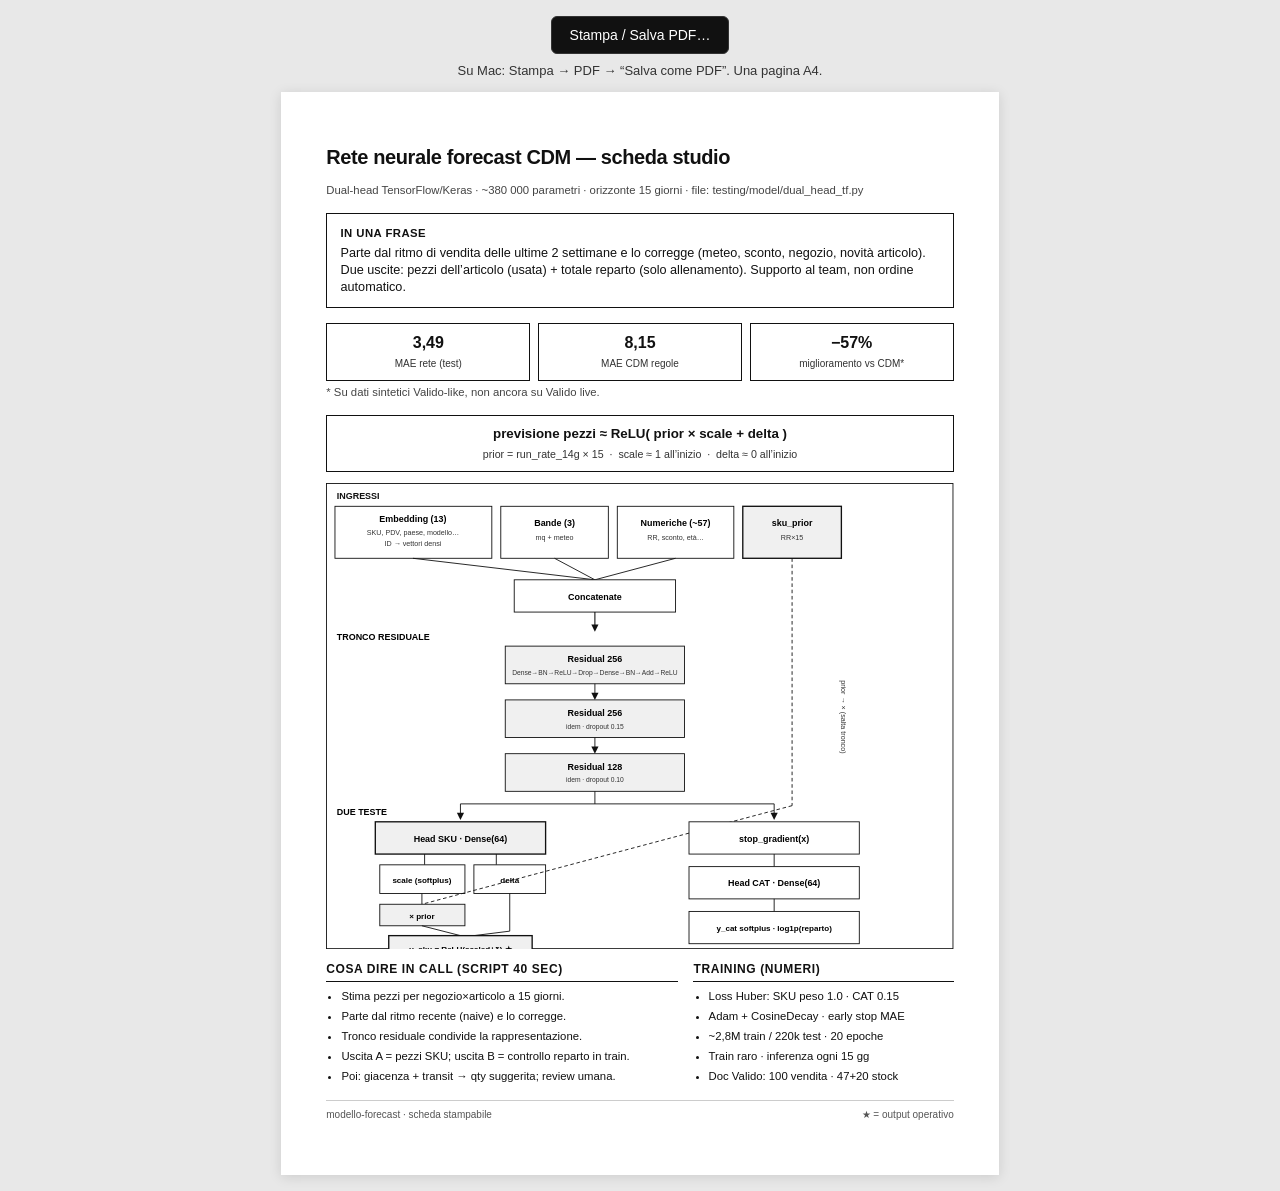
<file: reports/scheda_rete_neurale_A4.html>
<!DOCTYPE html>
<html lang="it">
<head>
  <meta charset="utf-8" />
  <meta name="viewport" content="width=device-width, initial-scale=1" />
  <title>Scheda rete neurale — stampabile A4</title>
  <style>
    @page {
      size: A4;
      margin: 12mm 12mm 14mm;
    }
    * { box-sizing: border-box; }
    body {
      margin: 0;
      font-family: "Helvetica Neue", Helvetica, Arial, sans-serif;
      color: #111;
      background: #fff;
      font-size: 10.5pt;
      line-height: 1.35;
    }
    .page {
      max-width: 190mm;
      margin: 0 auto;
      padding: 8mm 6mm;
    }
    @media screen {
      body { background: #e8e8e8; padding: 16px; }
      .page {
        background: #fff;
        box-shadow: 0 2px 12px rgba(0,0,0,.12);
        padding: 14mm 12mm;
      }
      .no-print {
        max-width: 190mm;
        margin: 0 auto 12px;
        text-align: center;
      }
      .no-print button {
        font-size: 14px;
        padding: 10px 18px;
        cursor: pointer;
        border: 1px solid #333;
        background: #111;
        color: #fff;
        border-radius: 6px;
      }
    }
    @media print {
      .no-print { display: none !important; }
      .page { box-shadow: none; padding: 0; max-width: none; }
      a { color: inherit; text-decoration: none; }
    }

    h1 {
      font-size: 15pt;
      margin: 0 0 2mm;
      font-weight: 700;
      letter-spacing: -0.02em;
    }
    .meta {
      font-size: 8.5pt;
      color: #444;
      margin-bottom: 4mm;
    }
    .pitch {
      border: 1.5px solid #111;
      padding: 3mm 3.5mm;
      margin-bottom: 4mm;
      font-size: 9.5pt;
    }
    .pitch strong { display: block; margin-bottom: 1mm; font-size: 8.5pt; text-transform: uppercase; letter-spacing: 0.04em; }

    .cols {
      display: grid;
      grid-template-columns: 1.15fr 0.85fr;
      gap: 4mm;
      margin-bottom: 3mm;
    }
    h2 {
      font-size: 9pt;
      margin: 0 0 2mm;
      text-transform: uppercase;
      letter-spacing: 0.05em;
      border-bottom: 1px solid #111;
      padding-bottom: 1mm;
    }
    ul {
      margin: 0;
      padding-left: 4mm;
      font-size: 8.5pt;
    }
    li { margin-bottom: 1.2mm; }
    .formula {
      border: 1px solid #111;
      padding: 2.5mm 3mm;
      margin: 3mm 0;
      text-align: center;
      font-size: 10pt;
      font-weight: 600;
    }
    .formula span { font-weight: 400; font-size: 8pt; color: #333; display: block; margin-top: 1mm; }

    svg { width: 100%; height: auto; display: block; }

    .foot {
      margin-top: 3mm;
      font-size: 7.5pt;
      color: #555;
      border-top: 1px solid #ccc;
      padding-top: 2mm;
      display: flex;
      justify-content: space-between;
      gap: 4mm;
    }
    .kpi {
      display: grid;
      grid-template-columns: repeat(3, 1fr);
      gap: 2mm;
      margin-bottom: 3mm;
    }
    .kpi div {
      border: 1px solid #111;
      padding: 2mm;
      text-align: center;
    }
    .kpi b { display: block; font-size: 12pt; }
    .kpi span { font-size: 7.5pt; color: #333; }
  </style>
</head>
<body>
  <div class="no-print">
    <button type="button" onclick="window.print()">Stampa / Salva PDF…</button>
    <p style="font-size:13px;color:#333;margin:8px 0 0">
      Su Mac: Stampa → PDF → “Salva come PDF”. Una pagina A4.
    </p>
  </div>

  <div class="page">
    <h1>Rete neurale forecast CDM — scheda studio</h1>
    <p class="meta">
      Dual-head TensorFlow/Keras · ~380&nbsp;000 parametri · orizzonte 15 giorni ·
      file: testing/model/dual_head_tf.py
    </p>

    <div class="pitch">
      <strong>In una frase</strong>
      Parte dal ritmo di vendita delle ultime 2 settimane e lo corregge (meteo, sconto, negozio, novità articolo).
      Due uscite: pezzi dell’articolo (usata) + totale reparto (solo allenamento). Supporto al team, non ordine automatico.
    </div>

    <div class="kpi">
      <div><b>3,49</b><span>MAE rete (test)</span></div>
      <div><b>8,15</b><span>MAE CDM regole</span></div>
      <div><b>−57%</b><span>miglioramento vs CDM*</span></div>
    </div>
    <p class="meta" style="margin-top:-2mm">* Su dati sintetici Valido-like, non ancora su Valido live.</p>

    <div class="formula">
      previsione pezzi ≈ ReLU( prior × scale + delta )
      <span>prior = run_rate_14g × 15 &nbsp;·&nbsp; scale ≈ 1 all’inizio &nbsp;·&nbsp; delta ≈ 0 all’inizio</span>
    </div>

    <!-- Diagram -->
    <svg viewBox="0 0 700 520" xmlns="http://www.w3.org/2000/svg" aria-label="Schema rete">
      <rect x="0.5" y="0.5" width="699" height="519" fill="#fff" stroke="#111" stroke-width="1"/>

      <text x="12" y="18" font-size="10" font-weight="700" fill="#111">INGRESSI</text>

      <rect x="10" y="26" width="175" height="58" fill="#fff" stroke="#111"/>
      <text x="97" y="44" text-anchor="middle" font-size="10" font-weight="700">Embedding (13)</text>
      <text x="97" y="58" text-anchor="middle" font-size="8" fill="#333">SKU, PDV, paese, modello…</text>
      <text x="97" y="70" text-anchor="middle" font-size="8" fill="#333">ID → vettori densi</text>

      <rect x="195" y="26" width="120" height="58" fill="#fff" stroke="#111"/>
      <text x="255" y="48" text-anchor="middle" font-size="10" font-weight="700">Bande (3)</text>
      <text x="255" y="64" text-anchor="middle" font-size="8" fill="#333">mq + meteo</text>

      <rect x="325" y="26" width="130" height="58" fill="#fff" stroke="#111"/>
      <text x="390" y="48" text-anchor="middle" font-size="10" font-weight="700">Numeriche (~57)</text>
      <text x="390" y="64" text-anchor="middle" font-size="8" fill="#333">RR, sconto, età…</text>

      <rect x="465" y="26" width="110" height="58" fill="#f0f0f0" stroke="#111" stroke-width="1.5"/>
      <text x="520" y="48" text-anchor="middle" font-size="10" font-weight="700">sku_prior</text>
      <text x="520" y="64" text-anchor="middle" font-size="8" fill="#333">RR×15</text>

      <line x1="97" y1="84" x2="300" y2="108" stroke="#111" stroke-width="1"/>
      <line x1="255" y1="84" x2="300" y2="108" stroke="#111" stroke-width="1"/>
      <line x1="390" y1="84" x2="300" y2="108" stroke="#111" stroke-width="1"/>
      <line x1="520" y1="84" x2="520" y2="360" stroke="#111" stroke-width="1" stroke-dasharray="4 3"/>
      <text x="575" y="220" font-size="8" fill="#333" transform="rotate(90 575 220)">prior → × (salta tronco)</text>

      <rect x="210" y="108" width="180" height="36" fill="#fff" stroke="#111"/>
      <text x="300" y="131" text-anchor="middle" font-size="10" font-weight="700">Concatenate</text>

      <line x1="300" y1="144" x2="300" y2="162" stroke="#111" stroke-width="1.2"/>
      <polygon points="296,158 304,158 300,166" fill="#111"/>

      <text x="12" y="175" font-size="10" font-weight="700">TRONCO RESIDUALE</text>

      <rect x="200" y="182" width="200" height="42" fill="#f0f0f0" stroke="#111"/>
      <text x="300" y="200" text-anchor="middle" font-size="10" font-weight="700">Residual 256</text>
      <text x="300" y="214" text-anchor="middle" font-size="7.5" fill="#333">Dense→BN→ReLU→Drop→Dense→BN→Add→ReLU</text>

      <line x1="300" y1="224" x2="300" y2="238" stroke="#111"/>
      <polygon points="296,234 304,234 300,242" fill="#111"/>

      <rect x="200" y="242" width="200" height="42" fill="#f0f0f0" stroke="#111"/>
      <text x="300" y="260" text-anchor="middle" font-size="10" font-weight="700">Residual 256</text>
      <text x="300" y="274" text-anchor="middle" font-size="7.5" fill="#333">idem · dropout 0.15</text>

      <line x1="300" y1="284" x2="300" y2="298" stroke="#111"/>
      <polygon points="296,294 304,294 300,302" fill="#111"/>

      <rect x="200" y="302" width="200" height="42" fill="#f0f0f0" stroke="#111"/>
      <text x="300" y="320" text-anchor="middle" font-size="10" font-weight="700">Residual 128</text>
      <text x="300" y="334" text-anchor="middle" font-size="7.5" fill="#333">idem · dropout 0.10</text>

      <line x1="300" y1="344" x2="300" y2="358" stroke="#111"/>
      <line x1="150" y1="358" x2="500" y2="358" stroke="#111"/>
      <line x1="150" y1="358" x2="150" y2="372" stroke="#111"/>
      <line x1="500" y1="358" x2="500" y2="372" stroke="#111"/>
      <polygon points="146,368 154,368 150,376" fill="#111"/>
      <polygon points="496,368 504,368 500,376" fill="#111"/>

      <text x="12" y="370" font-size="10" font-weight="700">DUE TESTE</text>

      <!-- SKU -->
      <rect x="55" y="378" width="190" height="36" fill="#f0f0f0" stroke="#111" stroke-width="1.5"/>
      <text x="150" y="400" text-anchor="middle" font-size="10" font-weight="700">Head SKU · Dense(64)</text>

      <line x1="110" y1="414" x2="110" y2="426" stroke="#111"/>
      <line x1="190" y1="414" x2="190" y2="426" stroke="#111"/>

      <rect x="60" y="426" width="95" height="32" fill="#fff" stroke="#111"/>
      <text x="107" y="446" text-anchor="middle" font-size="9" font-weight="700">scale (softplus)</text>

      <rect x="165" y="426" width="80" height="32" fill="#fff" stroke="#111"/>
      <text x="205" y="446" text-anchor="middle" font-size="9" font-weight="700">delta</text>

      <line x1="520" y1="360" x2="107" y2="470" stroke="#111" stroke-dasharray="4 3"/>
      <line x1="107" y1="458" x2="107" y2="470" stroke="#111"/>
      <rect x="60" y="470" width="95" height="24" fill="#f0f0f0" stroke="#111"/>
      <text x="107" y="486" text-anchor="middle" font-size="9" font-weight="700">× prior</text>

      <line x1="107" y1="494" x2="150" y2="505" stroke="#111"/>
      <line x1="205" y1="458" x2="205" y2="500" stroke="#111"/>
      <line x1="205" y1="500" x2="165" y2="505" stroke="#111"/>

      <rect x="70" y="505" width="160" height="28" fill="#f0f0f0" stroke="#111" stroke-width="1.5"/>
      <text x="150" y="523" text-anchor="middle" font-size="9" font-weight="700">y_sku = ReLU(scaled+δ)  ★</text>

      <!-- CAT -->
      <rect x="405" y="378" width="190" height="36" fill="#fff" stroke="#111"/>
      <text x="500" y="400" text-anchor="middle" font-size="10" font-weight="700">stop_gradient(x)</text>

      <line x1="500" y1="414" x2="500" y2="428" stroke="#111"/>
      <rect x="405" y="428" width="190" height="36" fill="#fff" stroke="#111"/>
      <text x="500" y="450" text-anchor="middle" font-size="10" font-weight="700">Head CAT · Dense(64)</text>

      <line x1="500" y1="464" x2="500" y2="478" stroke="#111"/>
      <rect x="405" y="478" width="190" height="36" fill="#fff" stroke="#111"/>
      <text x="500" y="500" text-anchor="middle" font-size="9" font-weight="700">y_cat softplus · log1p(reparto)</text>
    </svg>

    <div class="cols" style="margin-top:3mm">
      <div>
        <h2>Cosa dire in call (script 40 sec)</h2>
        <ul>
          <li>Stima pezzi per negozio×articolo a 15 giorni.</li>
          <li>Parte dal ritmo recente (naive) e lo corregge.</li>
          <li>Tronco residuale condivide la rappresentazione.</li>
          <li>Uscita A = pezzi SKU; uscita B = controllo reparto in train.</li>
          <li>Poi: giacenza + transit → qty suggerita; review umana.</li>
        </ul>
      </div>
      <div>
        <h2>Training (numeri)</h2>
        <ul>
          <li>Loss Huber: SKU peso 1.0 · CAT 0.15</li>
          <li>Adam + CosineDecay · early stop MAE</li>
          <li>~2,8M train / 220k test · 20 epoche</li>
          <li>Train raro · inferenza ogni 15 gg</li>
          <li>Doc Valido: 100 vendita · 47+20 stock</li>
        </ul>
      </div>
    </div>

    <div class="foot">
      <span>modello-forecast · scheda stampabile</span>
      <span>★ = output operativo</span>
    </div>
  </div>

  <script>
    // Auto-focus print on ?print=1
    if (location.search.includes("print=1")) {
      setTimeout(() => window.print(), 300);
    }
  </script>
</body>
</html>
</file>
<file: reports/scuola_rete_neurale/styles.css>
@import url("https://fonts.googleapis.com/css2?family=DM+Sans:ital,opsz,wght@0,9..40,400;0,9..40,500;0,9..40,700;1,9..40,400&family=Fraunces:opsz,wght@9..144,500;9..144,700&display=swap");

:root {
  --ink: #14212b;
  --muted: #5a6b78;
  --line: #d5dee6;
  --paper: #f4f7fa;
  --card: #ffffff;
  --accent: #0d7a6f;
  --accent-soft: #e4f4f1;
  --warn: #b45309;
  --warn-soft: #fff4e5;
  --nn: #1d4e89;
  --nn-soft: #e7f0fa;
  --sidebar: #0f1c24;
  --sidebar-text: #d7e2ea;
  --ok: #0b6e4f;
  --radius: 14px;
  --shadow: 0 10px 30px rgba(20, 33, 43, 0.06);
}

* { box-sizing: border-box; }
html { scroll-behavior: smooth; }
body {
  margin: 0;
  font-family: "DM Sans", system-ui, sans-serif;
  color: var(--ink);
  background: var(--paper);
  line-height: 1.55;
}

.app {
  display: grid;
  grid-template-columns: 280px 1fr;
  min-height: 100vh;
}

/* Sidebar */
.sidebar {
  background: linear-gradient(180deg, #0f1c24 0%, #163039 100%);
  color: var(--sidebar-text);
  padding: 22px 16px 40px;
  position: sticky;
  top: 0;
  height: 100vh;
  overflow-y: auto;
}
.brand {
  font-family: "Fraunces", Georgia, serif;
  font-size: 1.35rem;
  font-weight: 700;
  color: #fff;
  margin: 0 0 4px;
  letter-spacing: -0.02em;
}
.brand-sub { font-size: 0.82rem; opacity: 0.7; margin-bottom: 18px; }
.progress-wrap {
  background: rgba(255,255,255,0.06);
  border-radius: 10px;
  padding: 10px 12px;
  margin-bottom: 18px;
}
.progress-wrap strong { color: #fff; font-size: 0.85rem; }
.bar {
  height: 8px;
  background: rgba(255,255,255,0.12);
  border-radius: 99px;
  margin-top: 8px;
  overflow: hidden;
}
.bar > i {
  display: block;
  height: 100%;
  width: 0%;
  background: linear-gradient(90deg, #0d7a6f, #5b9fd4);
  border-radius: 99px;
  transition: width .35s ease;
}
.nav-sec {
  font-size: 0.7rem;
  text-transform: uppercase;
  letter-spacing: 0.08em;
  opacity: 0.55;
  margin: 14px 8px 6px;
}
.nav a {
  display: flex;
  align-items: flex-start;
  gap: 8px;
  color: var(--sidebar-text);
  text-decoration: none;
  padding: 8px 10px;
  border-radius: 8px;
  font-size: 0.9rem;
  margin-bottom: 2px;
}
.nav a:hover, .nav a.active { background: rgba(255,255,255,0.08); color: #fff; }
.nav a .ck {
  width: 16px; height: 16px; border-radius: 4px;
  border: 1.5px solid rgba(255,255,255,0.35);
  flex: 0 0 auto; margin-top: 2px;
}
.nav a.done .ck {
  background: var(--accent);
  border-color: var(--accent);
  position: relative;
}
.nav a.done .ck::after {
  content: "";
  position: absolute;
  left: 4px; top: 1px;
  width: 5px; height: 9px;
  border: solid #fff;
  border-width: 0 2px 2px 0;
  transform: rotate(45deg);
}

/* Main */
.main { padding: 28px 36px 80px; max-width: 920px; }
.hero {
  background:
    radial-gradient(900px 280px at 10% -10%, rgba(13,122,111,0.18), transparent 60%),
    radial-gradient(700px 240px at 100% 0%, rgba(29,78,137,0.14), transparent 55%),
    var(--card);
  border: 1px solid var(--line);
  border-radius: 20px;
  padding: 28px 28px 24px;
  box-shadow: var(--shadow);
  margin-bottom: 28px;
}
.hero h1 {
  font-family: "Fraunces", Georgia, serif;
  font-size: clamp(1.7rem, 3vw, 2.3rem);
  margin: 0 0 8px;
  letter-spacing: -0.02em;
  line-height: 1.15;
}
.hero p { margin: 0; color: var(--muted); max-width: 58ch; }
.hero-meta {
  display: flex; flex-wrap: wrap; gap: 8px;
  margin-top: 16px;
}
.pill {
  font-size: 0.78rem; font-weight: 600;
  padding: 5px 10px; border-radius: 999px;
  background: var(--accent-soft); color: var(--accent);
}

section.chapter {
  background: var(--card);
  border: 1px solid var(--line);
  border-radius: var(--radius);
  padding: 22px 24px 26px;
  margin-bottom: 18px;
  box-shadow: var(--shadow);
  scroll-margin-top: 18px;
}
section.chapter h2 {
  font-family: "Fraunces", Georgia, serif;
  font-size: 1.45rem;
  margin: 0 0 6px;
  letter-spacing: -0.01em;
}
.chapter .lede { color: var(--muted); margin: 0 0 16px; }
.chapter h3 {
  font-size: 1.02rem;
  margin: 20px 0 8px;
  color: var(--nn);
}
.chapter p { margin: 0 0 12px; }
.chapter ul, .chapter ol { margin: 0 0 12px; padding-left: 1.2rem; }
.chapter li { margin-bottom: 6px; }

.callout {
  border-radius: 12px;
  padding: 12px 14px;
  margin: 14px 0;
  border: 1px solid var(--line);
}
.callout.idea { background: var(--nn-soft); border-color: #c5d8ef; }
.callout.warn { background: var(--warn-soft); border-color: #f0d2a8; }
.callout.ok { background: var(--accent-soft); border-color: #b7e0d8; }
.callout strong { display: block; margin-bottom: 4px; font-size: 0.85rem; letter-spacing: 0.02em; }

.formula {
  font-family: ui-monospace, Menlo, monospace;
  background: #0f1c24;
  color: #e8eef6;
  border-radius: 12px;
  padding: 14px 16px;
  margin: 12px 0;
  overflow-x: auto;
  font-size: 0.95rem;
}

/* Interactive labs */
.lab {
  background: linear-gradient(180deg, #f8fbfd, #eef3f7);
  border: 1px dashed #b7c5d1;
  border-radius: 14px;
  padding: 16px;
  margin: 16px 0;
}
.lab h4 {
  margin: 0 0 10px;
  font-size: 0.95rem;
}
.lab .row {
  display: grid;
  grid-template-columns: 1fr 1fr;
  gap: 12px;
  align-items: start;
}
@media (max-width: 720px) {
  .app { grid-template-columns: 1fr; }
  .sidebar { position: relative; height: auto; }
  .lab .row { grid-template-columns: 1fr; }
  .main { padding: 18px 14px 60px; }
}
label.ctrl {
  display: block;
  font-size: 0.82rem;
  color: var(--muted);
  margin-bottom: 10px;
}
label.ctrl input[type="range"] { width: 100%; margin-top: 4px; }
.out-big {
  font-family: "Fraunces", Georgia, serif;
  font-size: 1.8rem;
  font-weight: 700;
  color: var(--accent);
}
.meter {
  height: 14px;
  background: #dfe7ee;
  border-radius: 99px;
  overflow: hidden;
  margin-top: 8px;
}
.meter > i {
  display: block; height: 100%; width: 0;
  background: var(--accent);
  transition: width .15s ease;
}

.neuron-viz {
  display: flex; gap: 6px; flex-wrap: wrap; margin: 10px 0;
}
.neuron-viz span {
  width: 18px; height: 18px; border-radius: 50%;
  background: #c5d0da; border: 1px solid #8a9aab;
  transition: background .2s, transform .2s;
}
.neuron-viz span.on {
  background: #1d4e89;
  transform: scale(1.08);
  border-color: #0f2f55;
}

/* Quiz */
.quiz {
  border: 1px solid var(--line);
  border-radius: 12px;
  padding: 14px;
  margin-top: 14px;
  background: #fff;
}
.quiz button {
  display: block; width: 100%;
  text-align: left;
  margin: 6px 0;
  padding: 10px 12px;
  border-radius: 10px;
  border: 1px solid var(--line);
  background: #fff;
  cursor: pointer;
  font: inherit;
}
.quiz button:hover { border-color: var(--accent); }
.quiz button.correct { background: var(--accent-soft); border-color: var(--accent); }
.quiz button.wrong { background: #fde8e8; border-color: #e07a7a; }
.quiz .feedback { margin-top: 8px; font-size: 0.9rem; color: var(--muted); min-height: 1.2em; }

.mark-done {
  margin-top: 18px;
  display: inline-flex;
  align-items: center;
  gap: 8px;
  border: none;
  background: var(--ink);
  color: #fff;
  padding: 10px 14px;
  border-radius: 10px;
  cursor: pointer;
  font: inherit;
  font-weight: 600;
}
.mark-done:hover { background: var(--accent); }
.mark-done.done { background: var(--accent); }

.resources {
  display: grid;
  grid-template-columns: repeat(auto-fit, minmax(200px, 1fr));
  gap: 10px;
  margin-top: 10px;
}
.resources a {
  display: block;
  padding: 12px;
  border-radius: 12px;
  border: 1px solid var(--line);
  text-decoration: none;
  color: var(--ink);
  background: #fff;
  font-size: 0.9rem;
  font-weight: 600;
}
.resources a span { display: block; font-weight: 400; color: var(--muted); font-size: 0.8rem; margin-top: 4px; }
.resources a:hover { border-color: var(--accent); }

.glossary details {
  border-bottom: 1px solid var(--line);
  padding: 10px 0;
}
.glossary summary {
  cursor: pointer;
  font-weight: 650;
}
.glossary details p { margin: 8px 0 0; color: var(--muted); }

.search {
  width: 100%;
  padding: 10px 12px;
  border-radius: 10px;
  border: 1px solid var(--line);
  font: inherit;
  margin-bottom: 10px;
}

.steps {
  counter-reset: step;
  list-style: none;
  padding: 0;
}
.steps li {
  counter-increment: step;
  position: relative;
  padding: 12px 12px 12px 52px;
  border: 1px solid var(--line);
  border-radius: 12px;
  margin-bottom: 8px;
  background: #fff;
}
.steps li::before {
  content: counter(step);
  position: absolute;
  left: 12px; top: 12px;
  width: 28px; height: 28px;
  border-radius: 50%;
  background: var(--nn);
  color: #fff;
  display: grid; place-items: center;
  font-weight: 700;
  font-size: 0.85rem;
}

.tiny { font-size: 0.82rem; color: var(--muted); }
code {
  font-family: ui-monospace, Menlo, monospace;
  font-size: 0.88em;
  background: #eef2f6;
  padding: 1px 5px;
  border-radius: 4px;
}
</file>
